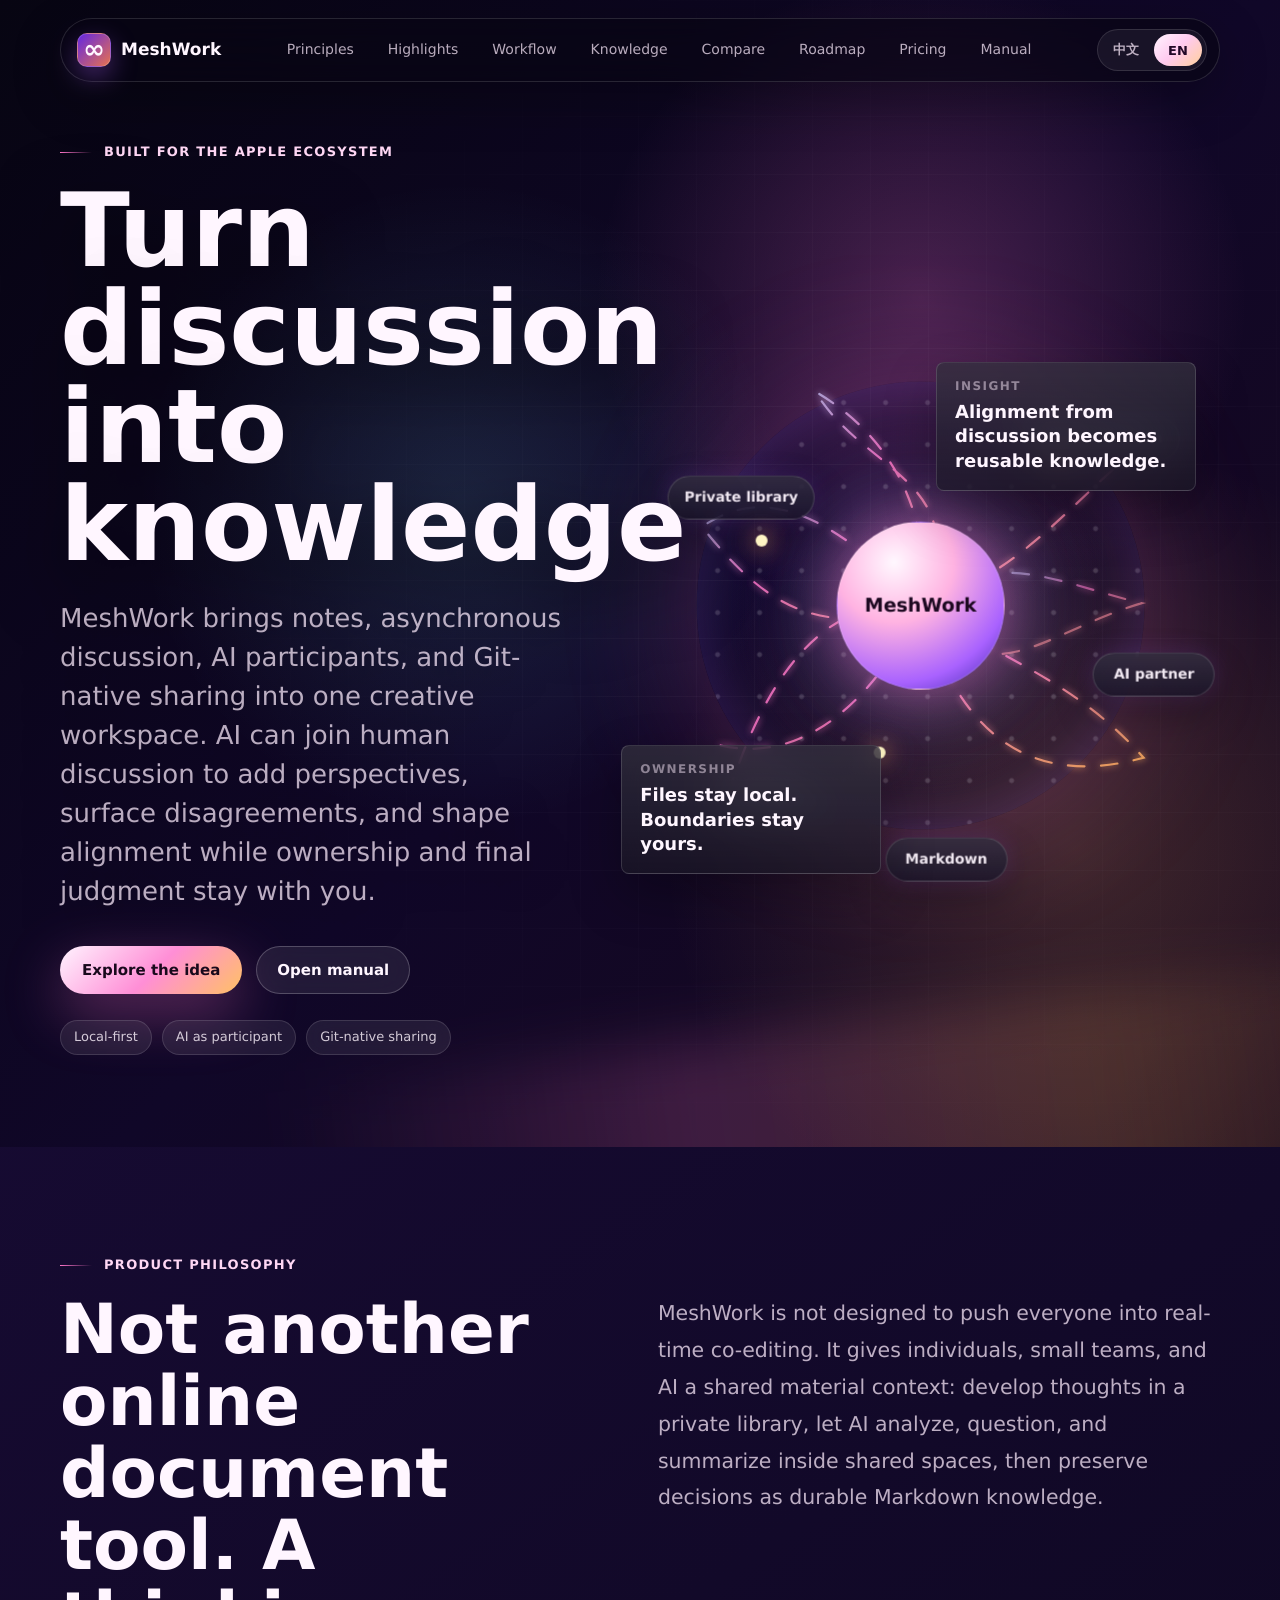
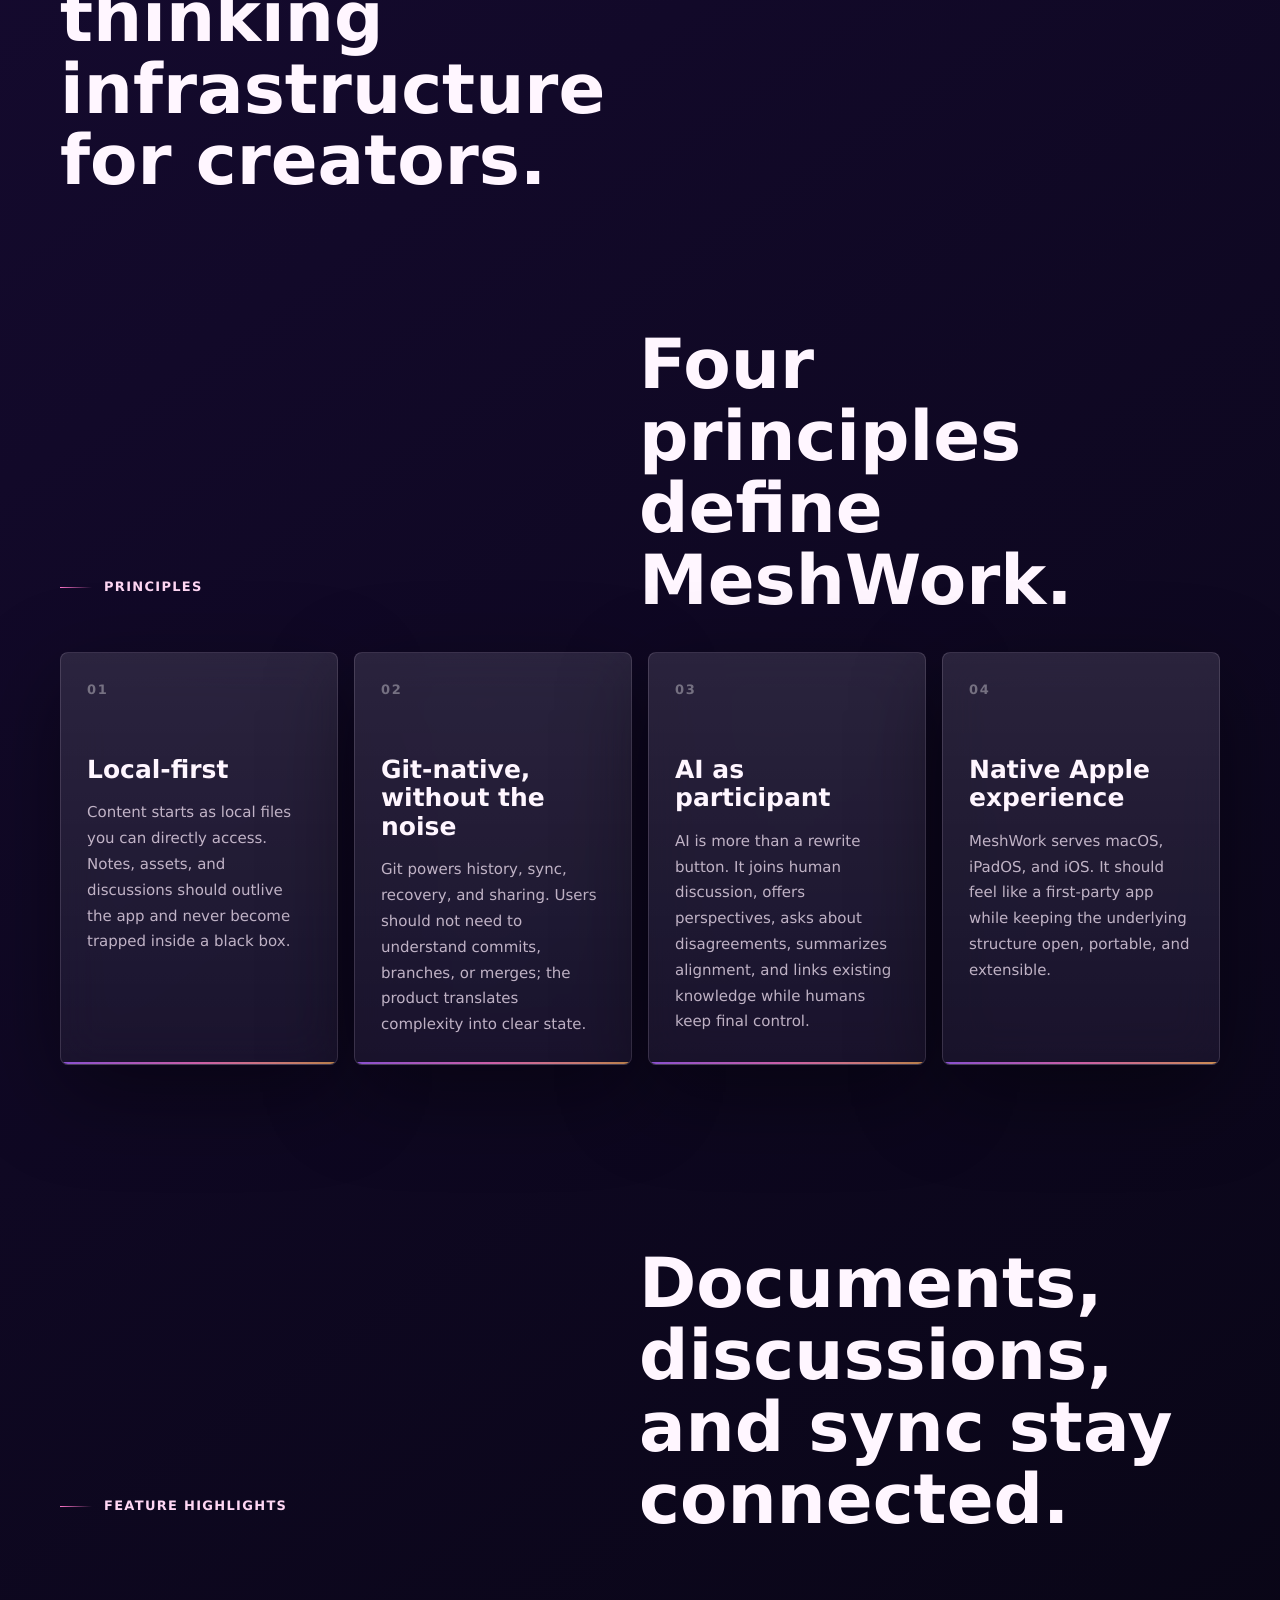
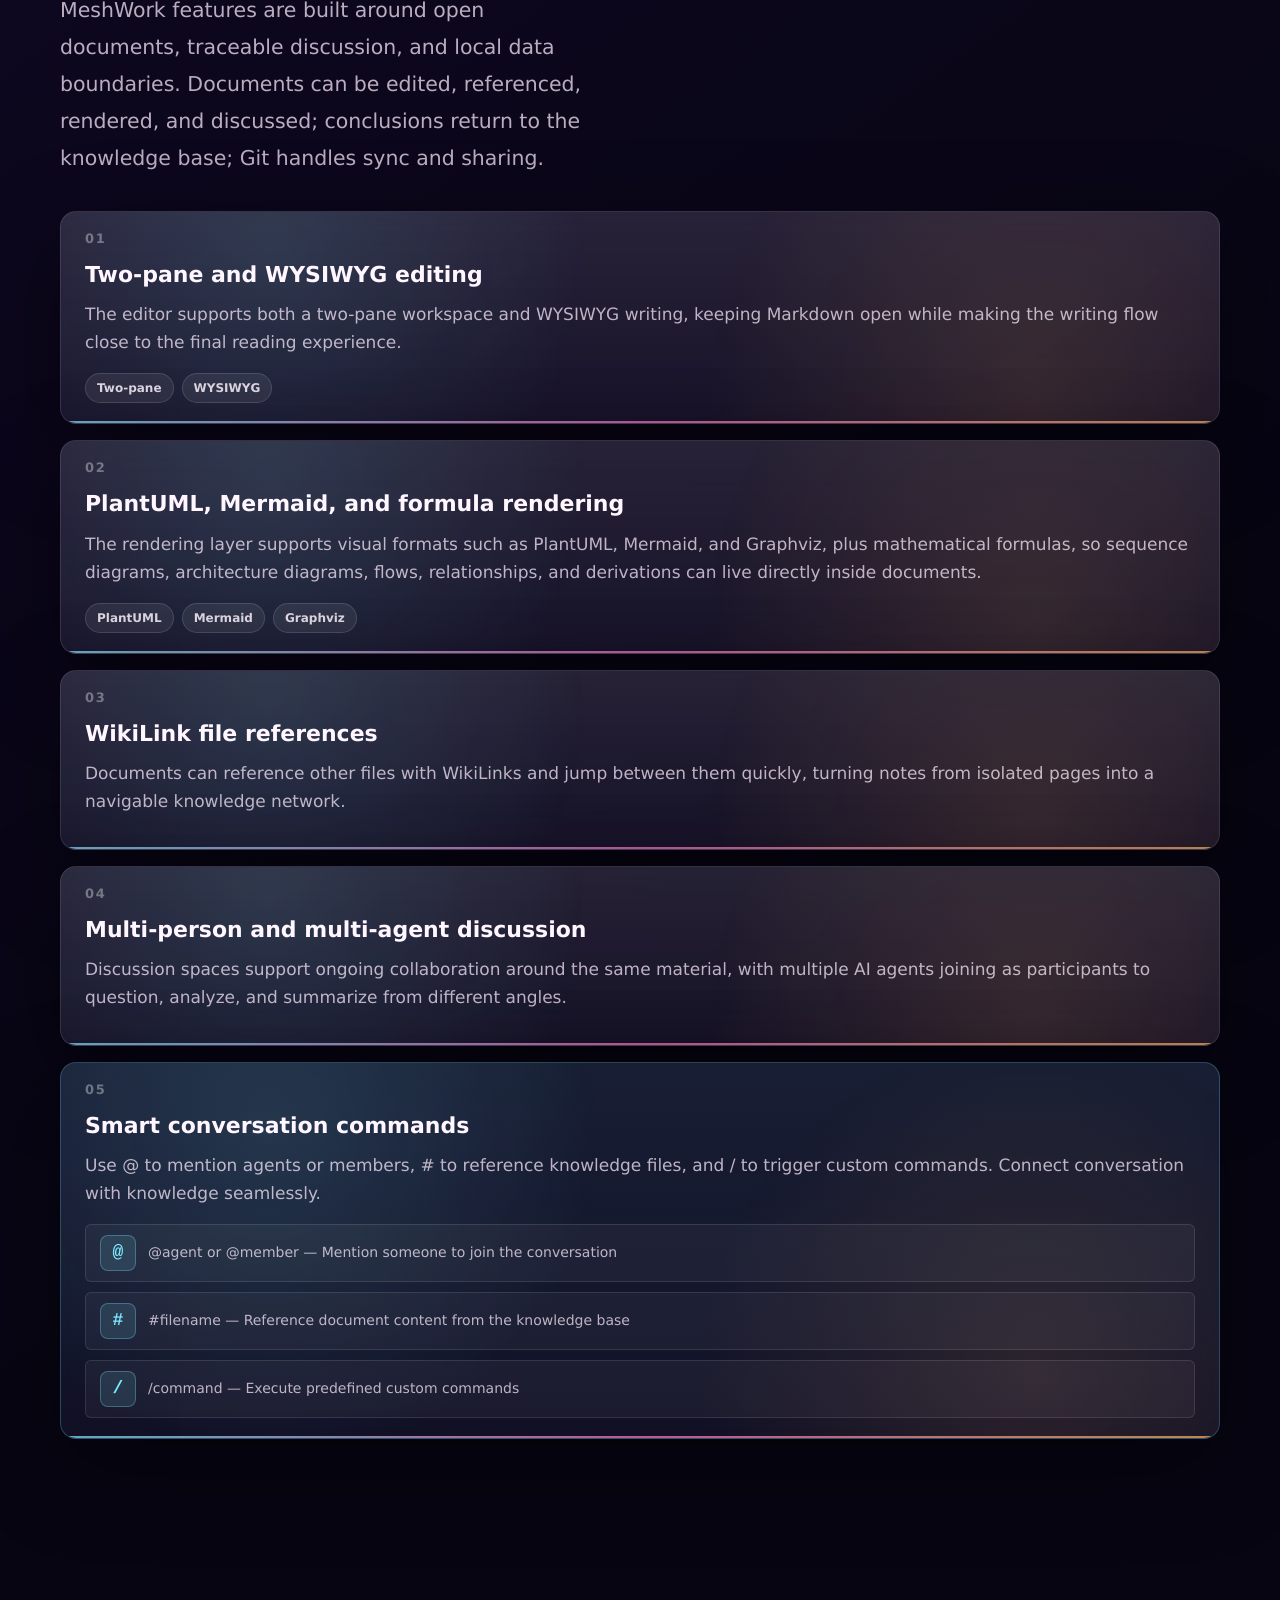
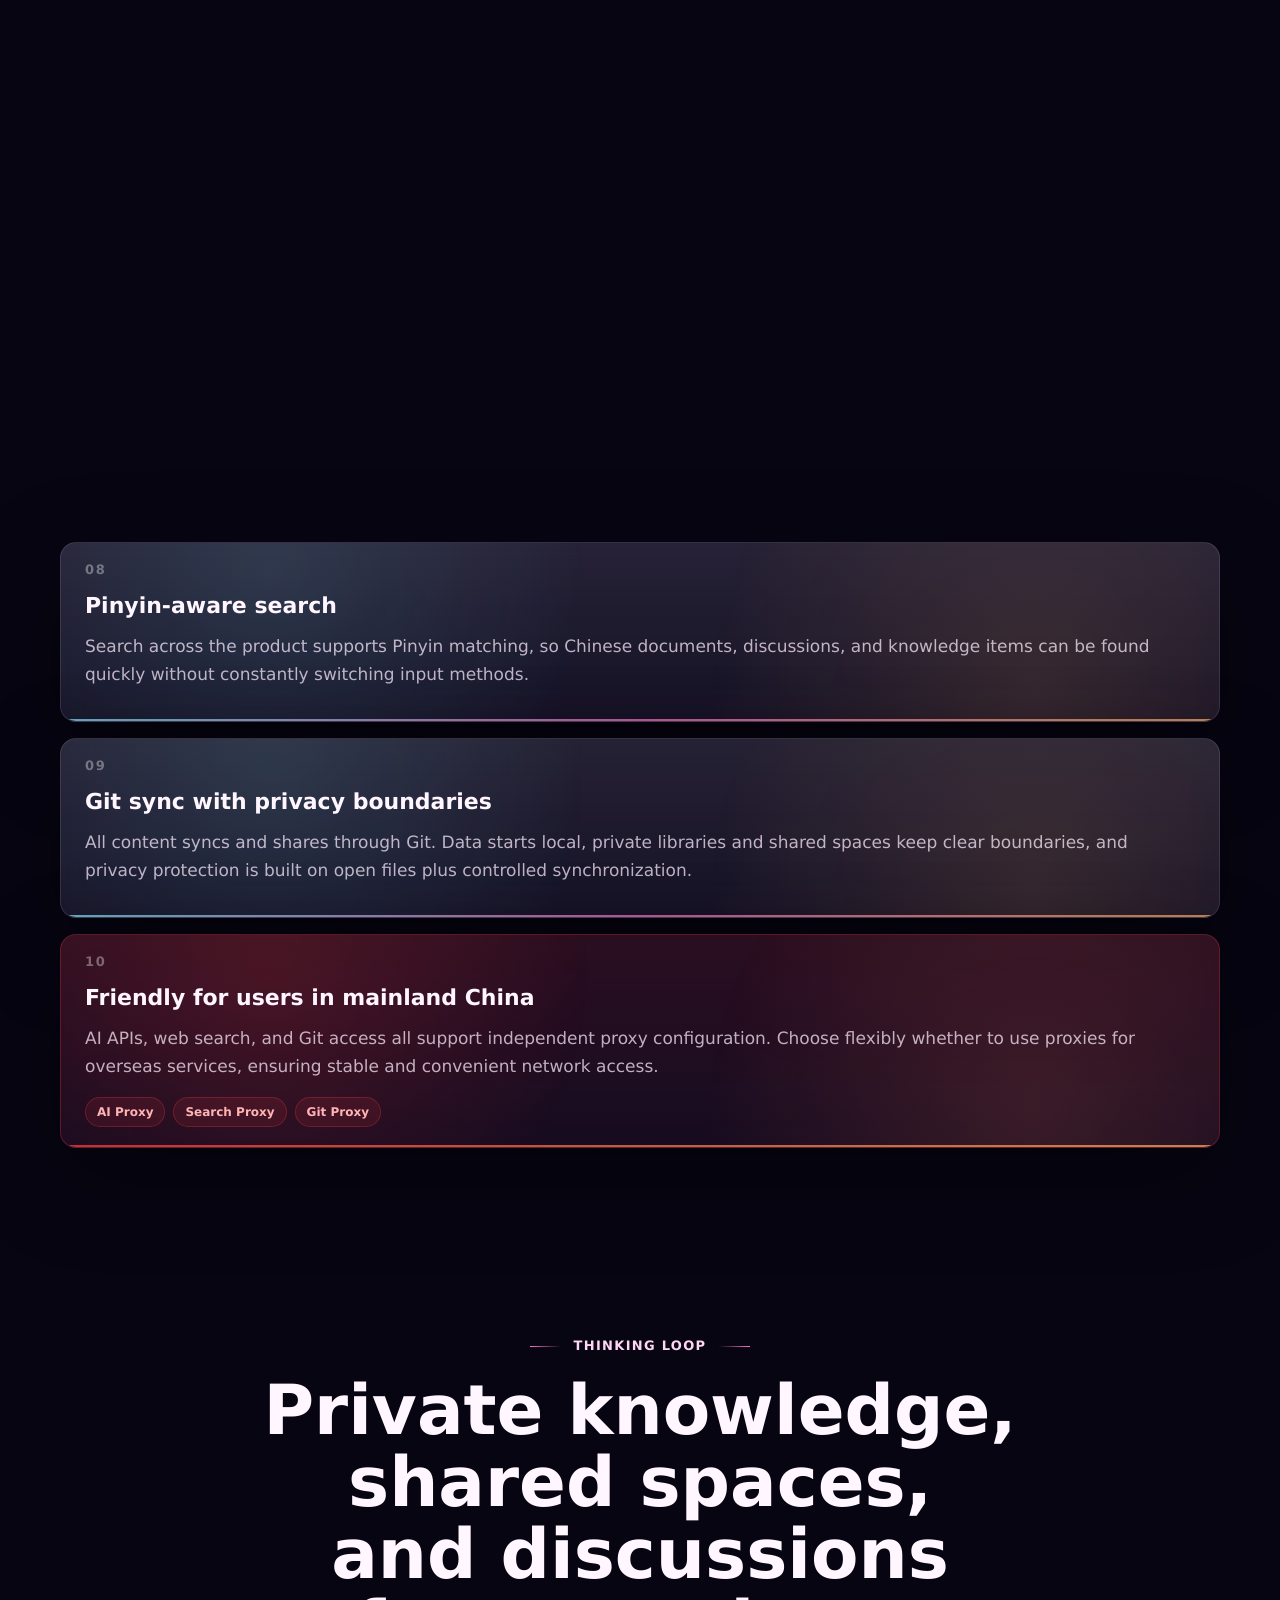
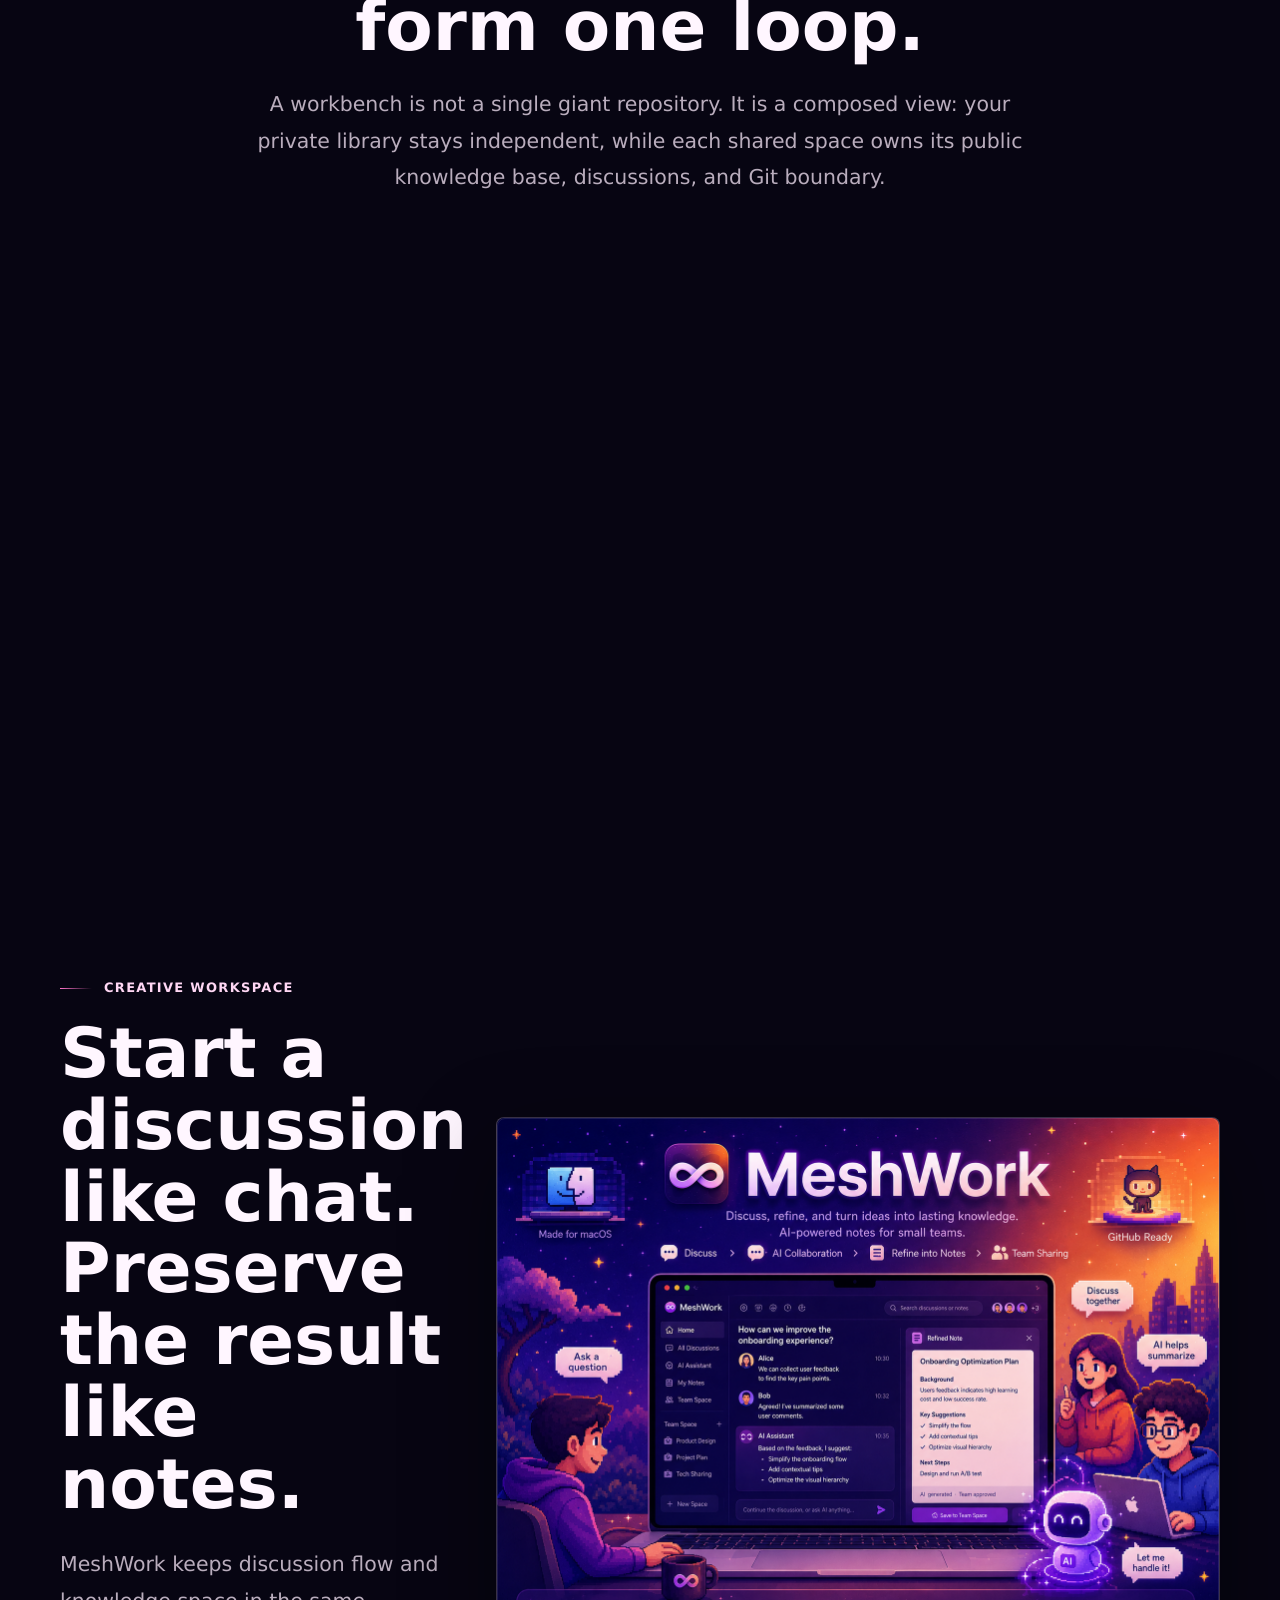
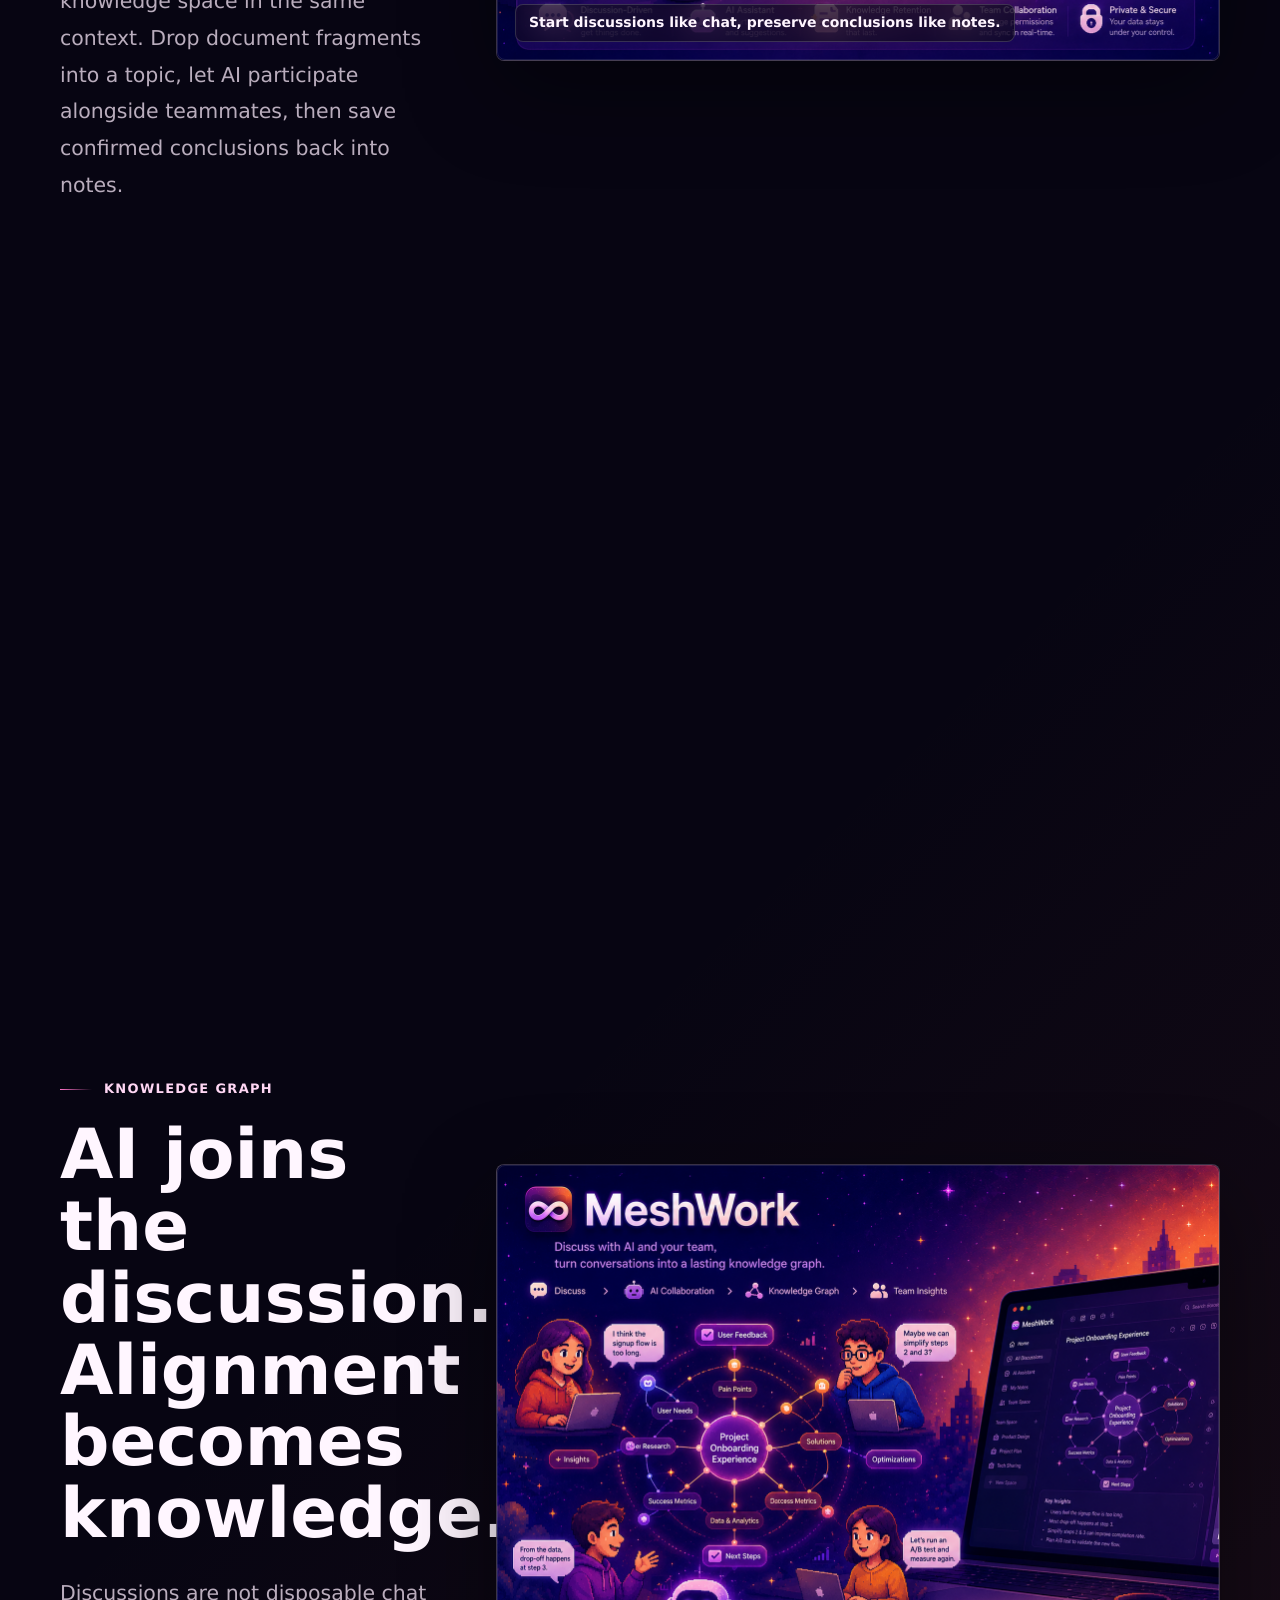
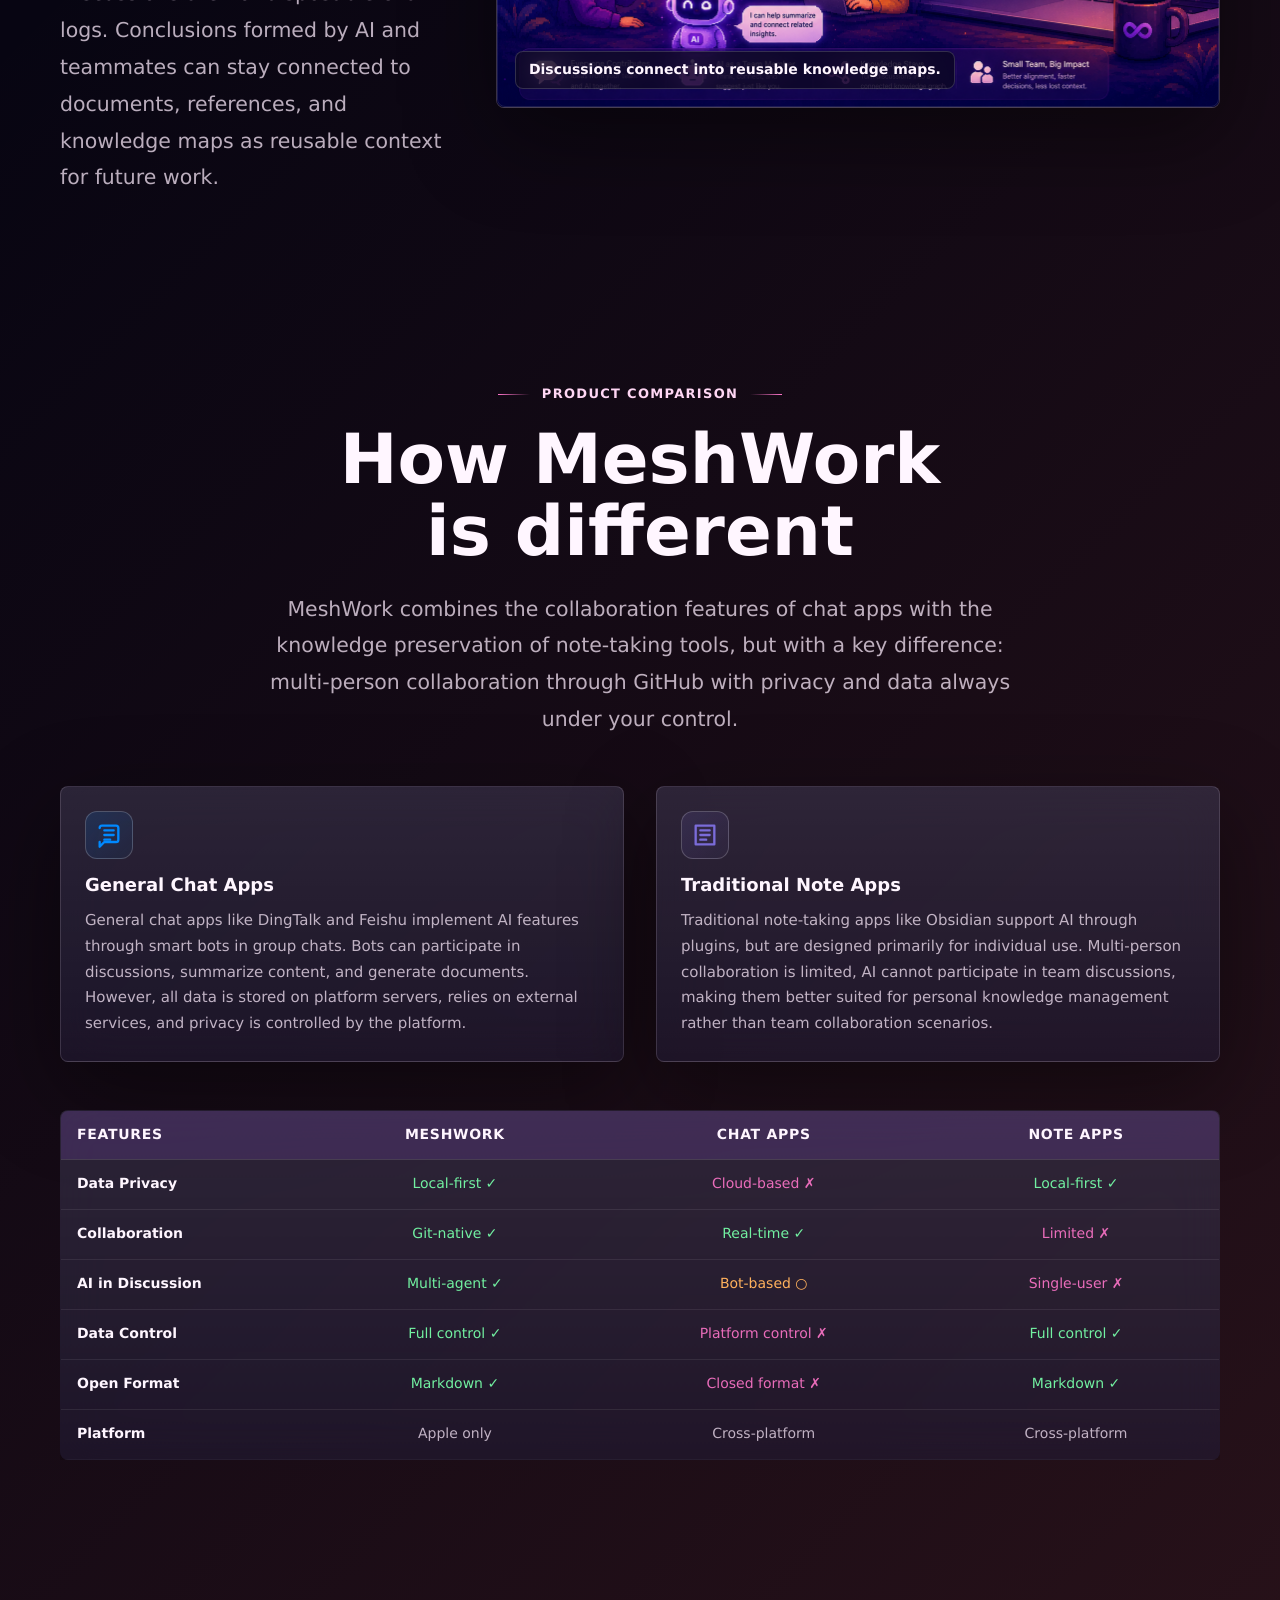
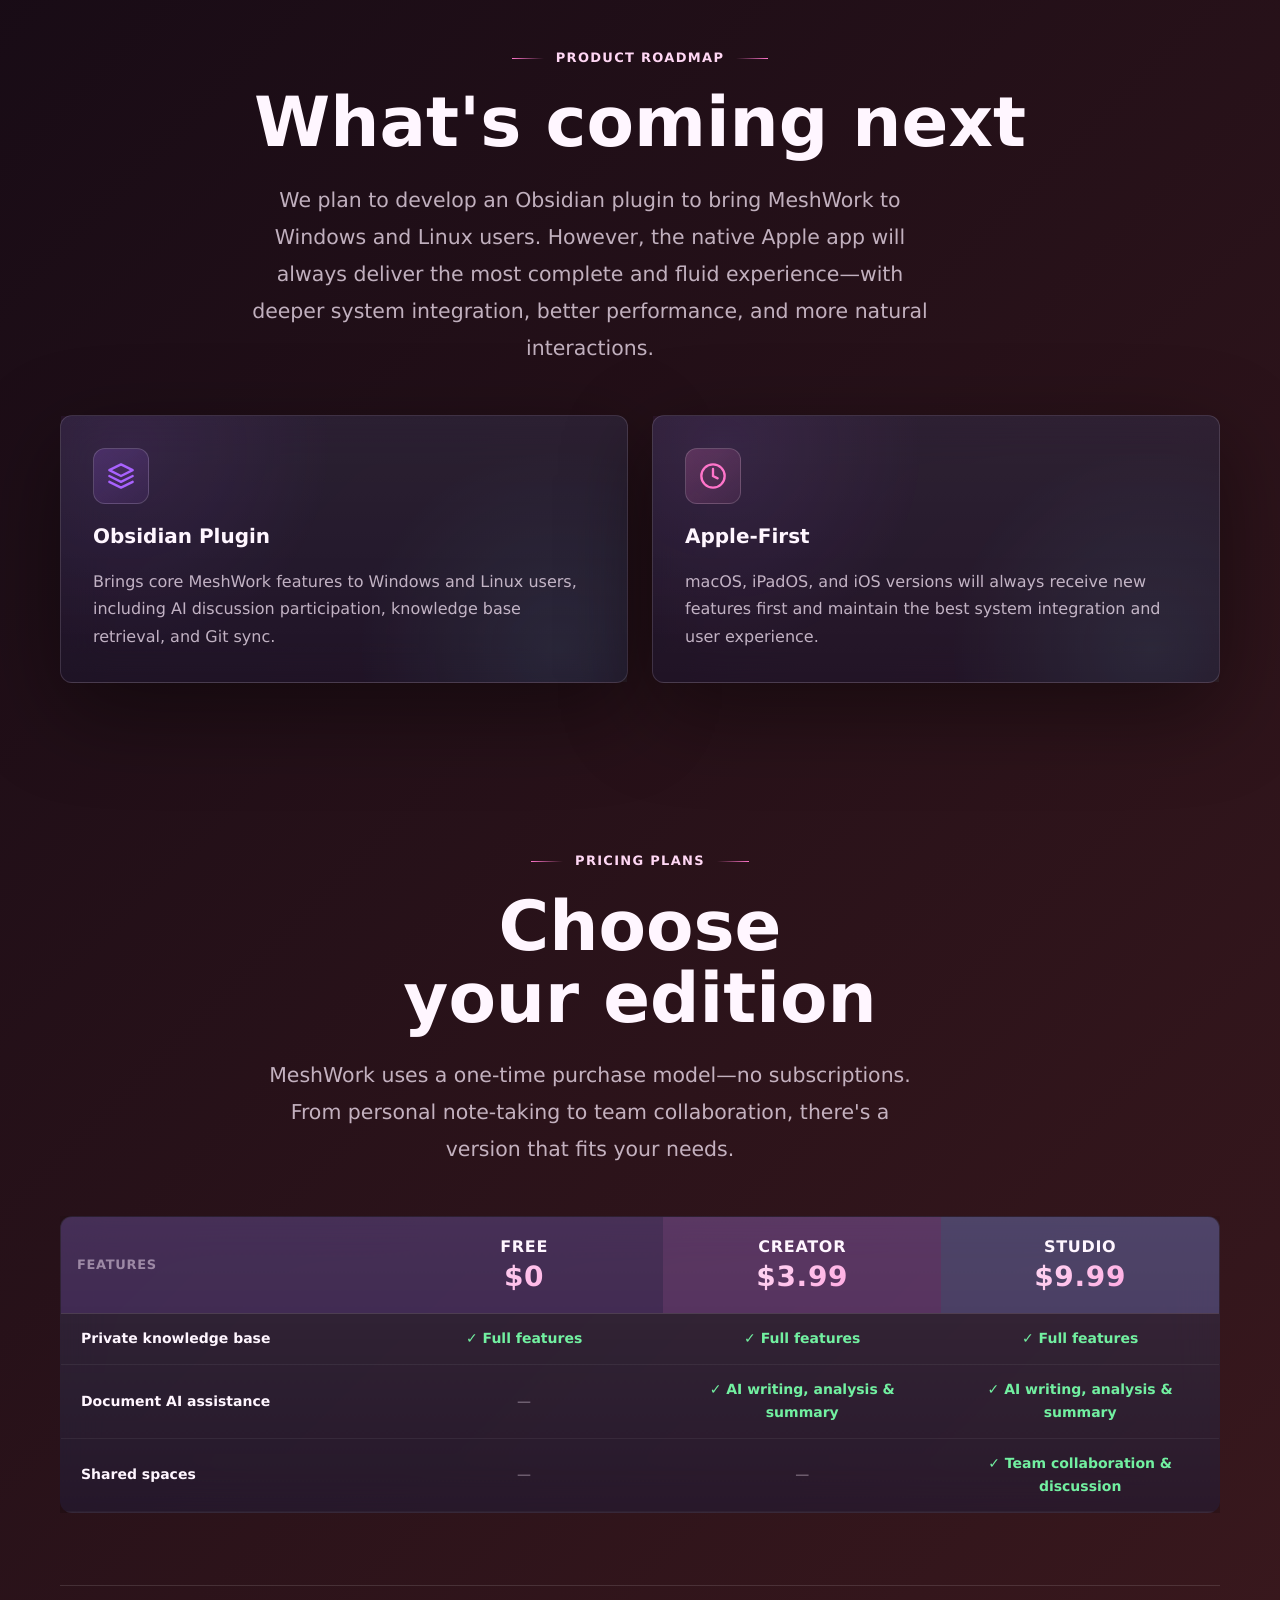
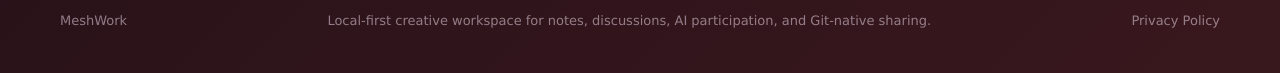
<file: index.html>
<!doctype html>
<html lang="zh-CN">
  <head>
    <meta charset="utf-8" />
    <meta name="viewport" content="width=device-width, initial-scale=1" />
    <meta name="color-scheme" content="dark" />
    <meta
      name="description"
      content="MeshWork is a local-first creative workspace where notes, discussions, AI, and Git-native sharing become one thinking system."
    />
    <title>MeshWork</title>
    <link rel="icon" type="image/png" href="images/favicon.png" />
    <link rel="apple-touch-icon" href="images/favicon.png" />
    <link rel="preload" as="image" href="images/poster_2_zh.png" />
    <link rel="stylesheet" href="styles.css" />
  </head>
  <body>
    <canvas class="starfield" aria-hidden="true"></canvas>

    <header class="site-header">
      <a class="brand" href="#top" aria-label="MeshWork">
        <span class="brand-mark">∞</span>
        <span>MeshWork</span>
      </a>
      <nav class="nav-links" aria-label="Primary navigation">
        <a href="#principles" data-i18n="nav.principles"></a>
        <a href="#highlights" data-i18n="nav.highlights"></a>
        <a href="#flow" data-i18n="nav.flow"></a>
        <a href="#gallery" data-i18n="nav.gallery"></a>
        <a href="#comparison" data-i18n="nav.comparison"></a>
        <a href="#roadmap" data-i18n="nav.roadmap"></a>
        <a href="#pricing" data-i18n="nav.pricing"></a>
        <a href="manual.html" data-i18n="nav.manual"></a>
      </nav>
      <div class="language-switch" aria-label="Language switch">
        <button type="button" class="lang-button is-active" data-lang="zh">
          中文
        </button>
        <button type="button" class="lang-button" data-lang="en">EN</button>
      </div>
    </header>

    <main id="top">
      <section class="hero" aria-labelledby="hero-title">
        <div class="hero-glow" aria-hidden="true"></div>
        <div class="hero-content" data-reveal>
          <p class="eyebrow" data-i18n="hero.eyebrow"></p>
          <h1 id="hero-title" data-i18n="hero.title"></h1>
          <p class="hero-subtitle" data-i18n="hero.subtitle"></p>
          <div class="hero-actions">
            <a
              class="primary-action"
              href="#principles"
              data-i18n="hero.primary"
            ></a>
            <a
              class="secondary-action"
              href="manual.html"
              data-i18n="hero.secondary"
            ></a>
          </div>
          <div class="hero-points" aria-label="Product highlights">
            <span data-i18n="hero.pointOne"></span>
            <span data-i18n="hero.pointTwo"></span>
            <span data-i18n="hero.pointThree"></span>
          </div>
        </div>
        <div class="hero-visual" aria-hidden="true" data-reveal>
          <div class="graph-shell">
            <div class="graph-aura"></div>
            <svg
              class="graph-lines"
              viewBox="0 0 640 640"
              role="img"
              aria-hidden="true"
            >
              <defs>
                <linearGradient id="line-gradient" x1="0" y1="0" x2="1" y2="1">
                  <stop offset="0%" stop-color="#7de8ff" />
                  <stop offset="46%" stop-color="#ff75ca" />
                  <stop offset="100%" stop-color="#ffb15d" />
                </linearGradient>
                <filter id="line-glow">
                  <feGaussianBlur stdDeviation="4" result="blur" />
                  <feMerge>
                    <feMergeNode in="blur" />
                    <feMergeNode in="SourceGraphic" />
                  </feMerge>
                </filter>
              </defs>
              <path
                class="graph-path path-one"
                d="M320 320 C220 220 150 188 82 235 C145 314 205 360 320 320 C430 286 480 210 560 146"
              />
              <path
                class="graph-path path-two"
                d="M320 320 C410 382 485 400 562 486 C438 520 360 460 320 320 C262 438 178 500 86 468"
              />
              <path
                class="graph-path path-three"
                d="M320 320 C334 212 278 130 205 88 C260 178 382 186 320 320 C228 310 154 374 104 548"
              />
              <path
                class="graph-path path-four"
                d="M320 320 C398 254 474 298 560 318 C452 350 392 424 320 320"
              />
            </svg>
            <span class="graph-node core-node">MeshWork</span>
            <span class="graph-node node-one" data-i18n="graph.private"></span>
            <span
              class="graph-node node-two"
              data-i18n="graph.discussion"
            ></span>
            <span class="graph-node node-three" data-i18n="graph.ai"></span>
            <span class="graph-node node-four" data-i18n="graph.git"></span>
            <span
              class="graph-node node-five"
              data-i18n="graph.markdown"
            ></span>
            <span class="pulse-dot dot-one"></span>
            <span class="pulse-dot dot-two"></span>
            <span class="pulse-dot dot-three"></span>
          </div>
          <div class="floating-note note-one">
            <span data-i18n="graph.noteOneTitle"></span>
            <strong data-i18n="graph.noteOne"></strong>
          </div>
          <div class="floating-note note-two">
            <span data-i18n="graph.noteTwoTitle"></span>
            <strong data-i18n="graph.noteTwo"></strong>
          </div>
        </div>
      </section>

      <section class="intro-section section-wrap" data-reveal>
        <div class="section-kicker" data-i18n="intro.kicker"></div>
        <div class="intro-grid">
          <h2 data-i18n="intro.title"></h2>
          <p data-i18n="intro.body"></p>
        </div>
      </section>

      <section
        id="principles"
        class="principles section-wrap"
        aria-labelledby="principles-title"
      >
        <div class="section-heading" data-reveal>
          <span class="section-kicker" data-i18n="principles.kicker"></span>
          <h2 id="principles-title" data-i18n="principles.title"></h2>
        </div>
        <div class="principle-grid">
          <article class="principle-card" data-reveal>
            <span class="card-index">01</span>
            <h3 data-i18n="principles.local.title"></h3>
            <p data-i18n="principles.local.body"></p>
          </article>
          <article class="principle-card" data-reveal>
            <span class="card-index">02</span>
            <h3 data-i18n="principles.git.title"></h3>
            <p data-i18n="principles.git.body"></p>
          </article>
          <article class="principle-card" data-reveal>
            <span class="card-index">03</span>
            <h3 data-i18n="principles.ai.title"></h3>
            <p data-i18n="principles.ai.body"></p>
          </article>
          <article class="principle-card" data-reveal>
            <span class="card-index">04</span>
            <h3 data-i18n="principles.apple.title"></h3>
            <p data-i18n="principles.apple.body"></p>
          </article>
        </div>
      </section>

      <section
        id="highlights"
        class="highlights section-wrap"
        aria-labelledby="highlights-title"
      >
        <div class="section-heading" data-reveal>
          <span class="section-kicker" data-i18n="highlights.kicker"></span>
          <h2 id="highlights-title" data-i18n="highlights.title"></h2>
          <p data-i18n="highlights.body"></p>
        </div>
        <div class="highlight-list">
          <article class="highlight-card" data-reveal>
            <span class="card-index">01</span>
            <h3 data-i18n="highlights.editor.title"></h3>
            <p data-i18n="highlights.editor.body"></p>
            <div class="highlight-tags" aria-label="Editor capabilities">
              <span data-i18n="highlights.editor.tagOne"></span>
              <span data-i18n="highlights.editor.tagTwo"></span>
            </div>
          </article>
          <article class="highlight-card" data-reveal>
            <span class="card-index">02</span>
            <h3 data-i18n="highlights.rendering.title"></h3>
            <p data-i18n="highlights.rendering.body"></p>
            <div class="highlight-tags" aria-label="Diagram rendering capabilities">
              <span data-i18n="highlights.rendering.tagOne"></span>
              <span data-i18n="highlights.rendering.tagTwo"></span>
              <span data-i18n="highlights.rendering.tagThree"></span>
            </div>
          </article>
          <article class="highlight-card" data-reveal>
            <span class="card-index">03</span>
            <h3 data-i18n="highlights.links.title"></h3>
            <p data-i18n="highlights.links.body"></p>
          </article>
          <article class="highlight-card" data-reveal>
            <span class="card-index">04</span>
            <h3 data-i18n="highlights.discussion.title"></h3>
            <p data-i18n="highlights.discussion.body"></p>
          </article>
          <article class="highlight-card feature-commands" data-reveal>
            <span class="card-index">05</span>
            <h3 data-i18n="highlights.commands.title"></h3>
            <p data-i18n="highlights.commands.body"></p>
            <div class="command-examples" aria-label="Command examples">
              <div class="command-item">
                <code>@</code>
                <span data-i18n="highlights.commands.atExample"></span>
              </div>
              <div class="command-item">
                <code>#</code>
                <span data-i18n="highlights.commands.hashExample"></span>
              </div>
              <div class="command-item">
                <code>/</code>
                <span data-i18n="highlights.commands.slashExample"></span>
              </div>
            </div>
          </article>
          <article class="highlight-card" data-reveal>
            <span class="card-index">06</span>
            <h3 data-i18n="highlights.shell.title"></h3>
            <p data-i18n="highlights.shell.body"></p>
          </article>
          <article class="highlight-card" data-reveal>
            <span class="card-index">07</span>
            <h3 data-i18n="highlights.knowledgeTools.title"></h3>
            <p data-i18n="highlights.knowledgeTools.body"></p>
            <div class="highlight-tools-grid" aria-label="Knowledge tools">
              <!-- 工具列表将通过 JavaScript 动态生成 -->
            </div>
          </article>
          <article class="highlight-card" data-reveal>
            <span class="card-index">08</span>
            <h3 data-i18n="highlights.search.title"></h3>
            <p data-i18n="highlights.search.body"></p>
          </article>
          <article class="highlight-card" data-reveal>
            <span class="card-index">09</span>
            <h3 data-i18n="highlights.git.title"></h3>
            <p data-i18n="highlights.git.body"></p>
          </article>
          <article class="highlight-card china-feature" data-reveal>
            <span class="card-index">10</span>
            <h3 data-i18n="highlights.proxy.title"></h3>
            <p data-i18n="highlights.proxy.body"></p>
            <div class="highlight-tags" aria-label="Proxy capabilities">
              <span data-i18n="highlights.proxy.tagOne"></span>
              <span data-i18n="highlights.proxy.tagTwo"></span>
              <span data-i18n="highlights.proxy.tagThree"></span>
            </div>
          </article>
        </div>
      </section>

      <section id="flow" class="flow section-wrap" aria-labelledby="flow-title">
        <div class="section-heading centered" data-reveal>
          <span class="section-kicker" data-i18n="flow.kicker"></span>
          <h2 id="flow-title" data-i18n="flow.title"></h2>
          <p data-i18n="flow.body"></p>
        </div>
        <div class="flow-stage" data-reveal>
          <div class="orbit" aria-hidden="true">
            <span class="orbit-ring ring-one"></span>
            <span class="orbit-ring ring-two"></span>
            <span
              class="orbit-node node-private"
              data-i18n="flow.private"
            ></span>
            <span class="orbit-node node-shared" data-i18n="flow.shared"></span>
            <span
              class="orbit-node node-discussion"
              data-i18n="flow.discussion"
            ></span>
            <span class="orbit-node node-git" data-i18n="flow.git"></span>
            <span class="orbit-core">MeshWork</span>
          </div>
          <div class="flow-copy">
            <div class="flow-item">
              <strong data-i18n="flow.privateTitle"></strong>
              <span data-i18n="flow.privateBody"></span>
            </div>
            <div class="flow-item">
              <strong data-i18n="flow.sharedTitle"></strong>
              <span data-i18n="flow.sharedBody"></span>
            </div>
            <div class="flow-item">
              <strong data-i18n="flow.discussionTitle"></strong>
              <span data-i18n="flow.discussionBody"></span>
            </div>
          </div>
        </div>
      </section>

      <section
        id="experience"
        class="feature-section section-wrap"
        aria-labelledby="experience-title"
      >
        <div class="feature-copy" data-reveal>
          <span class="section-kicker" data-i18n="experience.kicker"></span>
          <h2 id="experience-title" data-i18n="experience.title"></h2>
          <p data-i18n="experience.body"></p>
        </div>
        <figure class="poster-frame" data-reveal>
          <picture>
            <source
              srcset="images/poster_zh.png"
              data-src-zh="images/poster_zh.png"
              data-src-en="images/poster_en.png"
            />
            <img
              src="images/poster_zh.png"
              alt=""
              data-image-key="workspacePoster"
            />
          </picture>
          <figcaption data-i18n="experience.caption"></figcaption>
        </figure>
      </section>

      <section
        class="feature-section feature-section-reverse section-wrap"
        aria-labelledby="sharing-title"
      >
        <div class="feature-copy" data-reveal>
          <span class="section-kicker" data-i18n="sharing.kicker"></span>
          <h2 id="sharing-title" data-i18n="sharing.title"></h2>
          <p data-i18n="sharing.body"></p>
        </div>
        <figure class="poster-frame" data-reveal>
          <picture>
            <source
              srcset="images/poster_3_zh.png"
              data-src-zh="images/poster_3_zh.png"
              data-src-en="images/poster_3_en.png"
            />
            <img
              src="images/poster_3_zh.png"
              alt=""
              data-image-key="githubPoster"
            />
          </picture>
          <figcaption data-i18n="sharing.caption"></figcaption>
        </figure>
      </section>

      <section
        id="gallery"
        class="feature-section section-wrap"
        aria-labelledby="knowledge-title"
      >
        <div class="feature-copy" data-reveal>
          <span class="section-kicker" data-i18n="knowledge.kicker"></span>
          <h2 id="knowledge-title" data-i18n="knowledge.title"></h2>
          <p data-i18n="knowledge.body"></p>
        </div>
        <figure class="poster-frame" data-reveal>
          <picture>
            <source
              srcset="images/poster_2_zh.png"
              data-src-zh="images/poster_2_zh.png"
              data-src-en="images/poster_2_en.png"
            />
            <img
              src="images/poster_2_zh.png"
              alt=""
              data-image-key="graphPoster"
            />
          </picture>
          <figcaption data-i18n="knowledge.caption"></figcaption>
        </figure>
      </section>

      <section
        id="comparison"
        class="comparison-section section-wrap"
        aria-labelledby="comparison-title"
      >
        <div class="section-heading centered" data-reveal>
          <span class="section-kicker" data-i18n="comparison.kicker"></span>
          <h2 id="comparison-title" data-i18n="comparison.title"></h2>
          <p data-i18n="comparison.body"></p>
        </div>

        <div class="comparison-descriptions" data-reveal>
          <div class="competitor-desc">
            <div class="competitor-icon chat-icon">
              <svg viewBox="0 0 24 24" fill="none" xmlns="http://www.w3.org/2000/svg">
                <path d="M8 12h8M8 8h8M8 16h5" stroke="currentColor" stroke-width="2" stroke-linecap="round"/>
                <path d="M4 6c0-1.1.9-2 2-2h12c1.1 0 2 .9 2 2v10c0 1.1-.9 2-2 2H8l-4 4v-4" stroke="currentColor" stroke-width="2" stroke-linecap="round" stroke-linejoin="round"/>
              </svg>
            </div>
            <h3 data-i18n="comparison.chatTitle"></h3>
            <p data-i18n="comparison.chatDesc"></p>
          </div>

          <div class="competitor-desc">
            <div class="competitor-icon notes-icon">
              <svg viewBox="0 0 24 24" fill="none" xmlns="http://www.w3.org/2000/svg">
                <path d="M4 4h16v16H4z" stroke="currentColor" stroke-width="2" stroke-linecap="round" stroke-linejoin="round"/>
                <path d="M8 8h8M8 12h8M8 16h5" stroke="currentColor" stroke-width="2" stroke-linecap="round"/>
              </svg>
            </div>
            <h3 data-i18n="comparison.notesTitle"></h3>
            <p data-i18n="comparison.notesDesc"></p>
          </div>
        </div>

        <div class="comparison-table-wrapper" data-reveal>
          <table class="comparison-table">
            <thead>
              <tr>
                <th data-i18n="comparison.table.feature"></th>
                <th>MeshWork</th>
                <th data-i18n="comparison.table.chatApps"></th>
                <th data-i18n="comparison.table.noteApps"></th>
              </tr>
            </thead>
            <tbody>
              <tr>
                <td data-i18n="comparison.table.privacy"></td>
                <td
                  class="cell-positive"
                  data-i18n="comparison.table.localFirst"
                ></td>
                <td
                  class="cell-negative"
                  data-i18n="comparison.table.cloudBased"
                ></td>
                <td
                  class="cell-positive"
                  data-i18n="comparison.table.localFirst"
                ></td>
              </tr>
              <tr>
                <td data-i18n="comparison.table.collaboration"></td>
                <td
                  class="cell-positive"
                  data-i18n="comparison.table.gitNative"
                ></td>
                <td
                  class="cell-positive"
                  data-i18n="comparison.table.realtime"
                ></td>
                <td
                  class="cell-negative"
                  data-i18n="comparison.table.limited"
                ></td>
              </tr>
              <tr>
                <td data-i18n="comparison.table.aiDiscussion"></td>
                <td
                  class="cell-positive"
                  data-i18n="comparison.table.multiAgent"
                ></td>
                <td
                  class="cell-partial"
                  data-i18n="comparison.table.botBased"
                ></td>
                <td
                  class="cell-negative"
                  data-i18n="comparison.table.singleUser"
                ></td>
              </tr>
              <tr>
                <td data-i18n="comparison.table.dataControl"></td>
                <td
                  class="cell-positive"
                  data-i18n="comparison.table.fullControl"
                ></td>
                <td
                  class="cell-negative"
                  data-i18n="comparison.table.platformControl"
                ></td>
                <td
                  class="cell-positive"
                  data-i18n="comparison.table.fullControl"
                ></td>
              </tr>
              <tr>
                <td data-i18n="comparison.table.openSource"></td>
                <td
                  class="cell-positive"
                  data-i18n="comparison.table.openFormat"
                ></td>
                <td
                  class="cell-negative"
                  data-i18n="comparison.table.closedFormat"
                ></td>
                <td
                  class="cell-positive"
                  data-i18n="comparison.table.openFormat"
                ></td>
              </tr>
              <tr>
                <td data-i18n="comparison.table.platform"></td>
                <td
                  class="cell-neutral"
                  data-i18n="comparison.table.appleOnly"
                ></td>
                <td
                  class="cell-neutral"
                  data-i18n="comparison.table.crossPlatform"
                ></td>
                <td
                  class="cell-neutral"
                  data-i18n="comparison.table.crossPlatform"
                ></td>
              </tr>
            </tbody>
          </table>
        </div>
      </section>

      <section
        id="roadmap"
        class="roadmap-section section-wrap"
        aria-labelledby="roadmap-title"
      >
        <div class="section-heading centered" data-reveal>
          <span class="section-kicker" data-i18n="roadmap.kicker"></span>
          <h2 id="roadmap-title" data-i18n="roadmap.title"></h2>
          <p class="section-body" data-i18n="roadmap.body"></p>
        </div>

        <div class="roadmap-grid" data-reveal>
          <article class="roadmap-card">
            <div class="roadmap-icon plugin-icon">
              <svg viewBox="0 0 24 24" fill="none" xmlns="http://www.w3.org/2000/svg">
                <path d="M12 2L2 7l10 5 10-5-10-5zM2 17l10 5 10-5M2 12l10 5 10-5" stroke="currentColor" stroke-width="2" stroke-linecap="round" stroke-linejoin="round"/>
              </svg>
            </div>
            <h3 data-i18n="roadmap.pluginTitle"></h3>
            <p data-i18n="roadmap.pluginBody"></p>
          </article>

          <article class="roadmap-card">
            <div class="roadmap-icon apple-icon">
              <svg viewBox="0 0 24 24" fill="none" xmlns="http://www.w3.org/2000/svg">
                <path d="M12 2C6.48 2 2 6.48 2 12s4.48 10 10 10 10-4.48 10-10S17.52 2 12 2z" stroke="currentColor" stroke-width="2"/>
                <path d="M12 6v6l4 2" stroke="currentColor" stroke-width="2" stroke-linecap="round"/>
              </svg>
            </div>
            <h3 data-i18n="roadmap.nativeTitle"></h3>
            <p data-i18n="roadmap.nativeBody"></p>
          </article>
        </div>
      </section>

      <section
        id="pricing"
        class="pricing-section section-wrap"
        aria-labelledby="pricing-title"
      >
        <div class="section-heading centered" data-reveal>
          <span class="section-kicker" data-i18n="pricing.kicker"></span>
          <h2 id="pricing-title" data-i18n="pricing.title"></h2>
          <p class="section-body" data-i18n="pricing.body"></p>
        </div>

        <div class="pricing-table-wrapper" data-reveal>
          <table class="pricing-table">
            <thead>
              <tr>
                <th data-i18n="pricing.table.feature"></th>
                <th class="tier-free">
                  <span class="tier-name" data-i18n="pricing.table.free"></span>
                  <span class="tier-price">$0</span>
                </th>
                <th class="tier-creator">
                  <span class="tier-name" data-i18n="pricing.table.creator"></span>
                  <span class="tier-price">$3.99</span>
                </th>
                <th class="tier-studio">
                  <span class="tier-name" data-i18n="pricing.table.studio"></span>
                  <span class="tier-price">$9.99</span>
                </th>
              </tr>
            </thead>
            <tbody>
              <tr>
                <td data-i18n="pricing.features.privateKnowledgeBase.name"></td>
                <td class="feature-included" data-i18n="pricing.features.privateKnowledgeBase.free"></td>
                <td class="feature-included" data-i18n="pricing.features.privateKnowledgeBase.creator"></td>
                <td class="feature-included" data-i18n="pricing.features.privateKnowledgeBase.studio"></td>
              </tr>
              <tr>
                <td data-i18n="pricing.features.documentAssistant.name"></td>
                <td class="feature-excluded">—</td>
                <td class="feature-included" data-i18n="pricing.features.documentAssistant.creator"></td>
                <td class="feature-included" data-i18n="pricing.features.documentAssistant.studio"></td>
              </tr>
              <tr>
                <td data-i18n="pricing.features.sharedSpace.name"></td>
                <td class="feature-excluded">—</td>
                <td class="feature-excluded">—</td>
                <td class="feature-included" data-i18n="pricing.features.sharedSpace.studio"></td>
              </tr>
            </tbody>
          </table>
        </div>
      </section>
    </main>

    <footer class="site-footer">
      <span>MeshWork</span>
      <span data-i18n="footer.note"></span>
      <a href="privacy.html" data-i18n="footer.privacy">隐私政策</a>
    </footer>

    <script src="script.js"></script>
  </body>
</html>
</file>
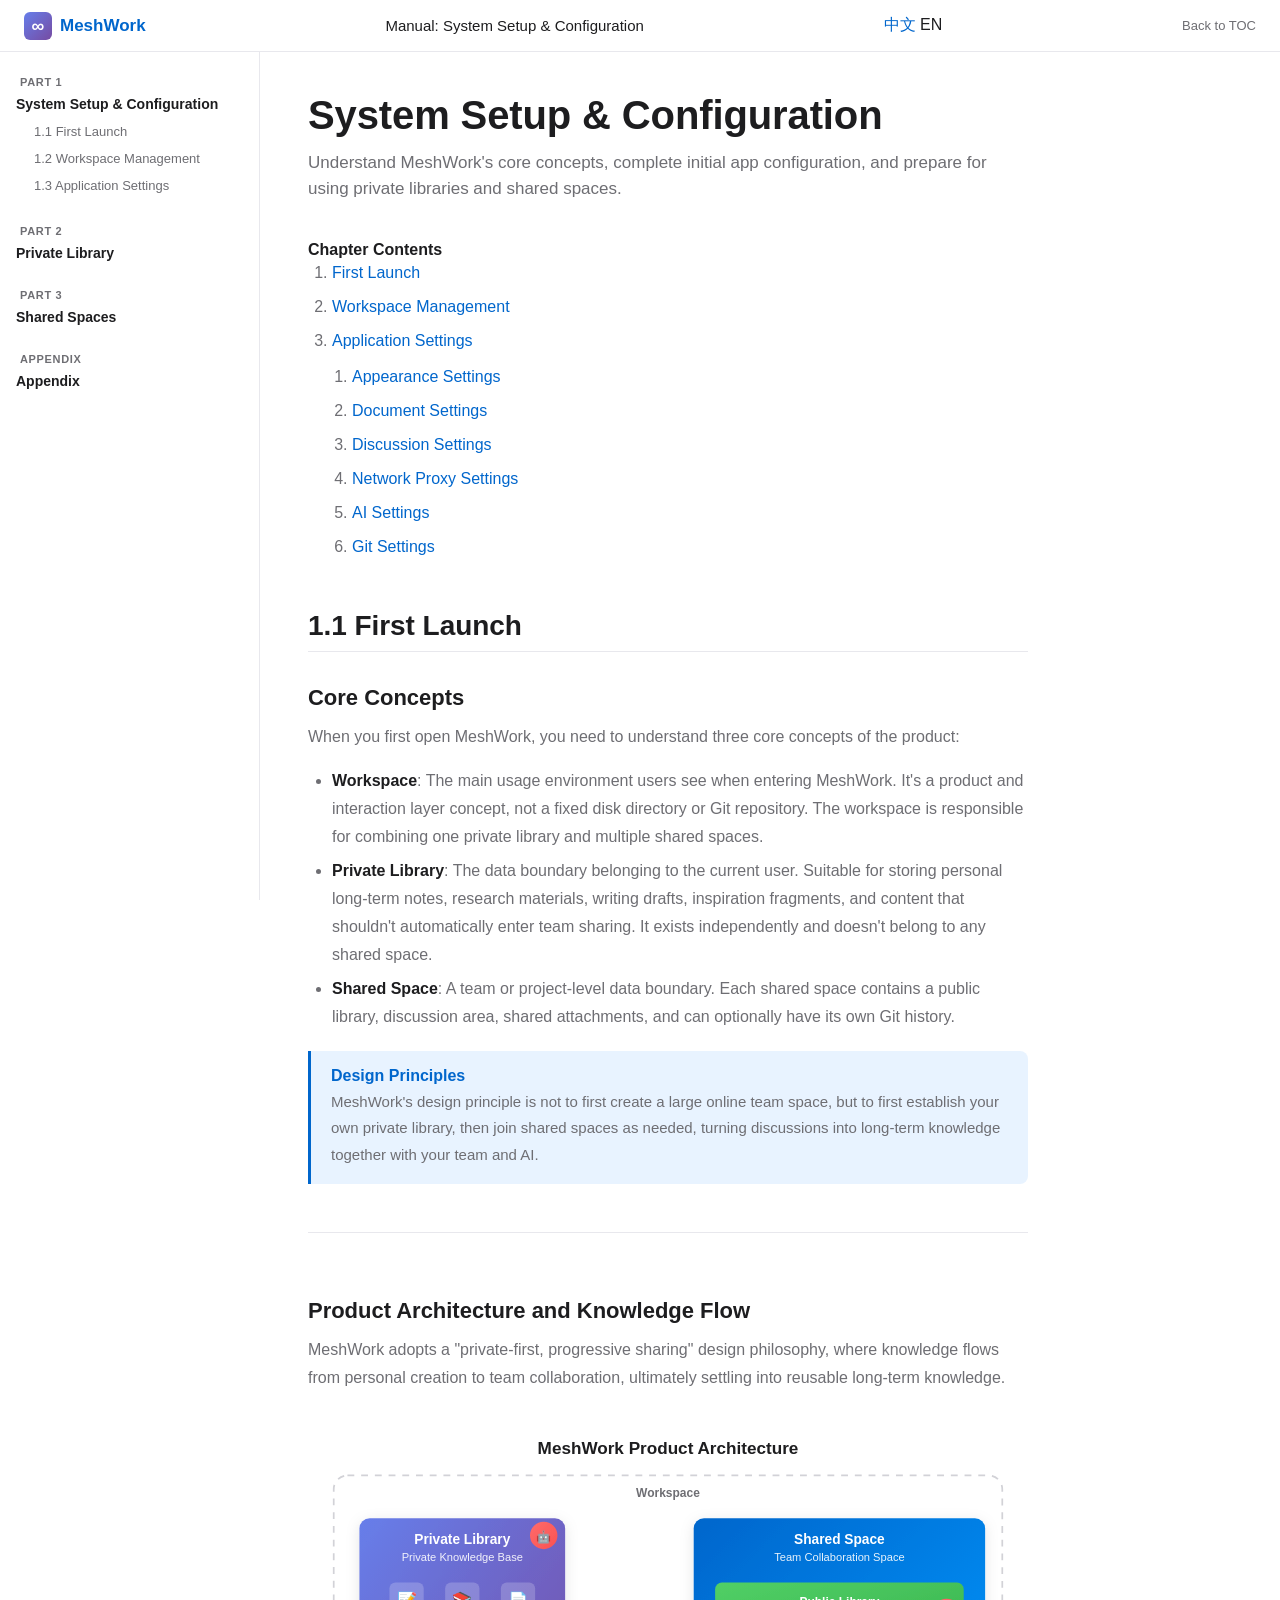
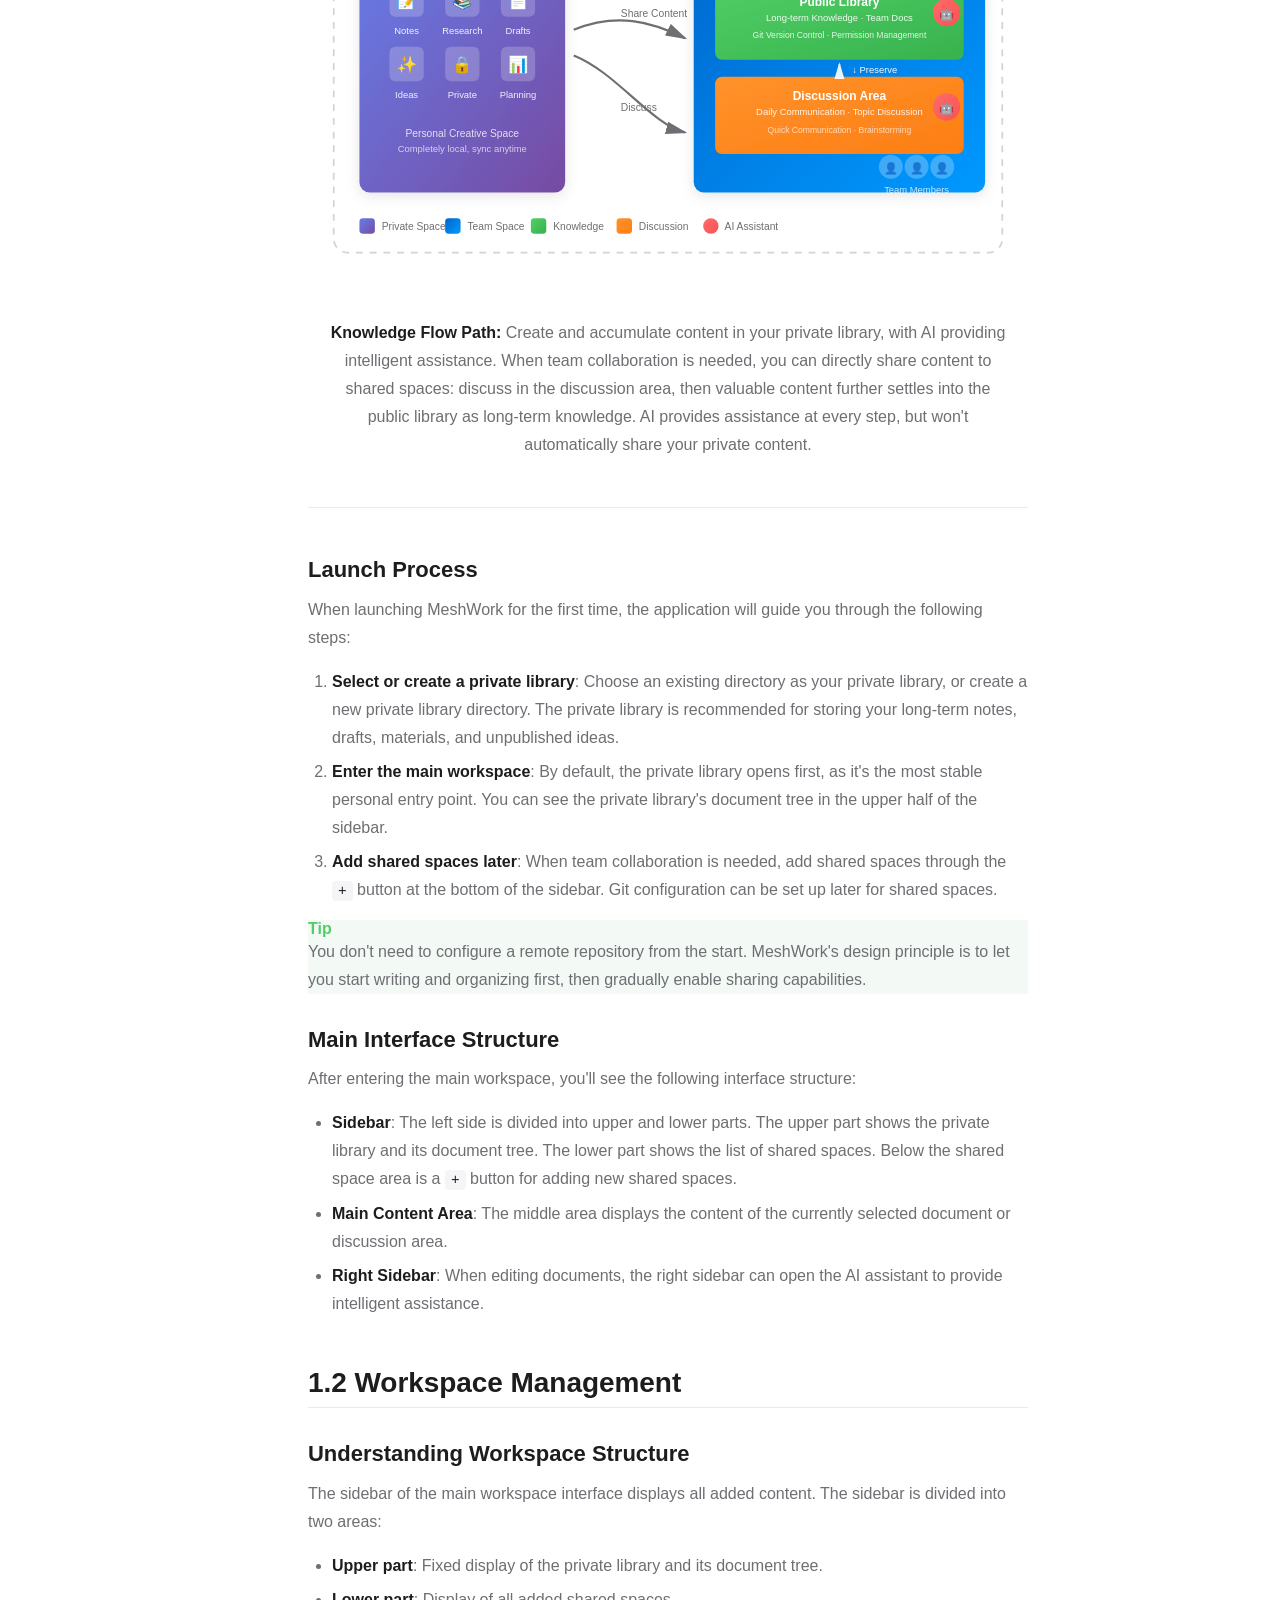
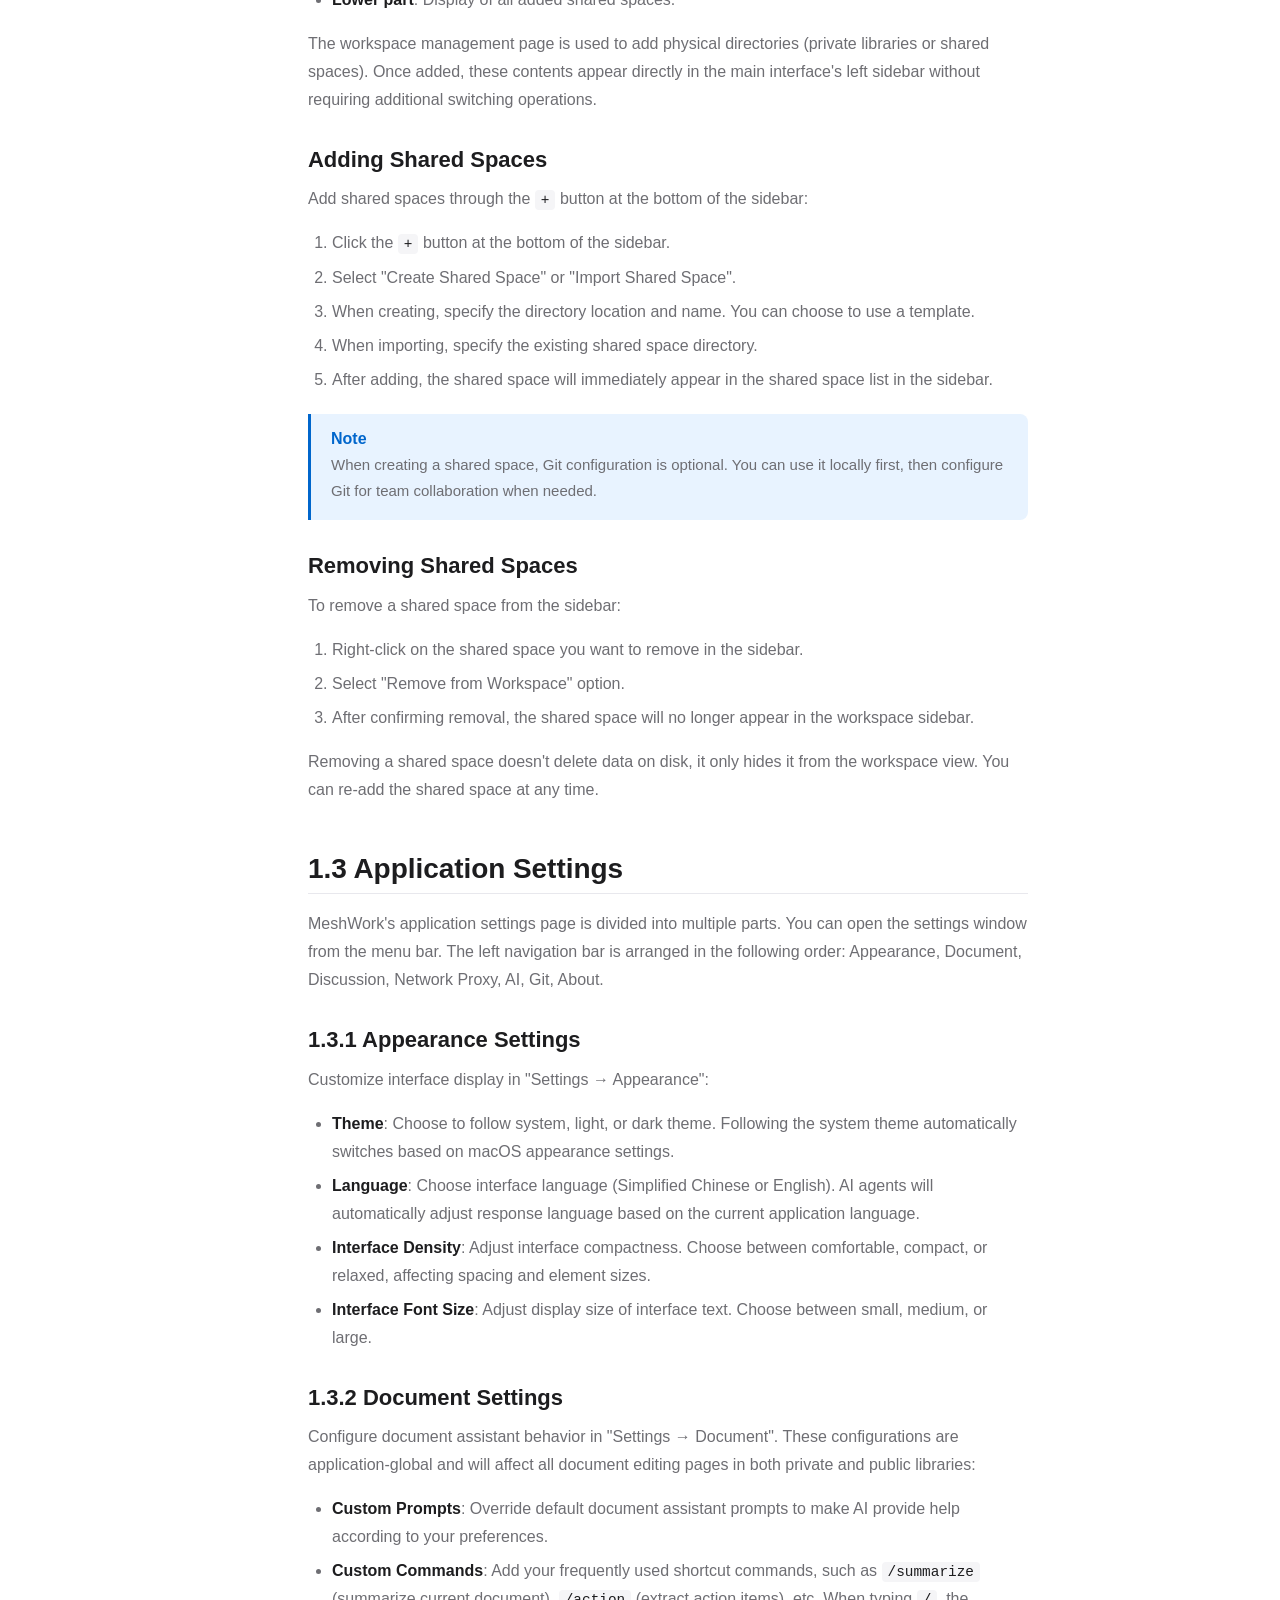
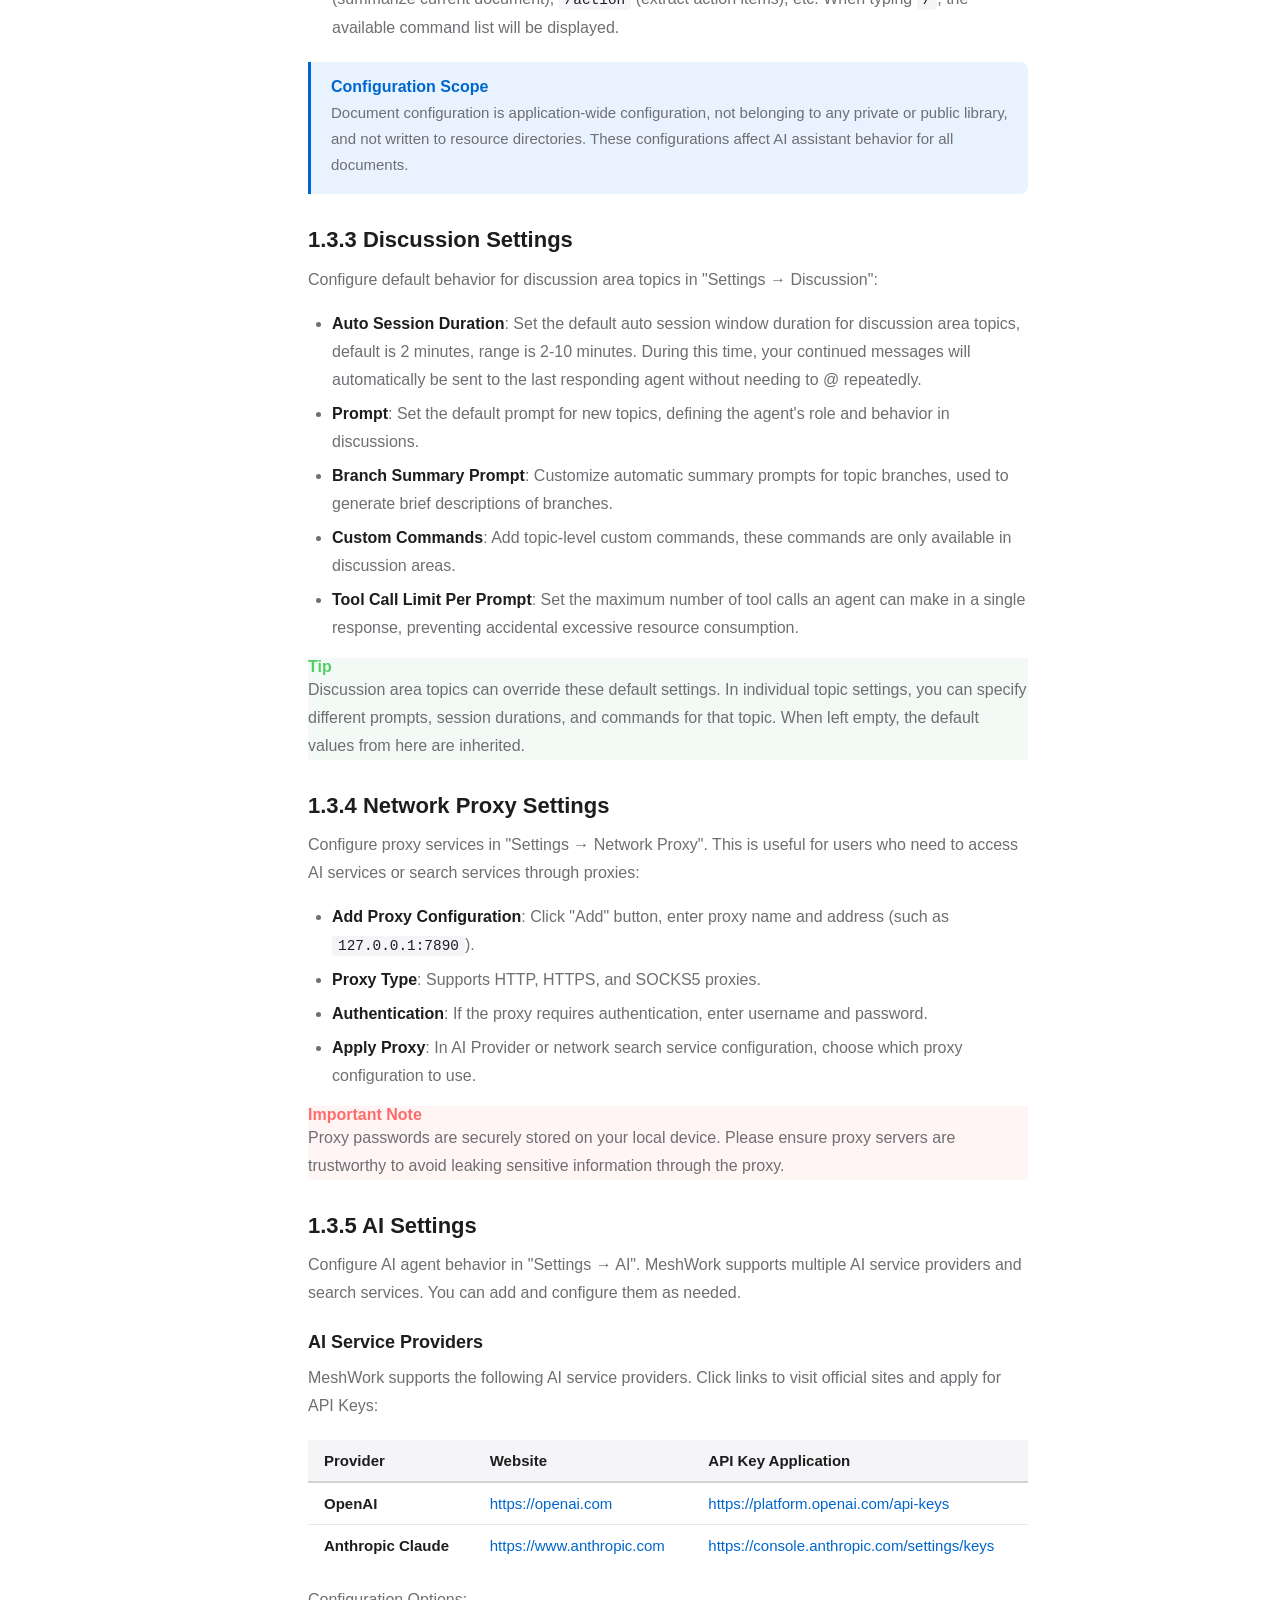
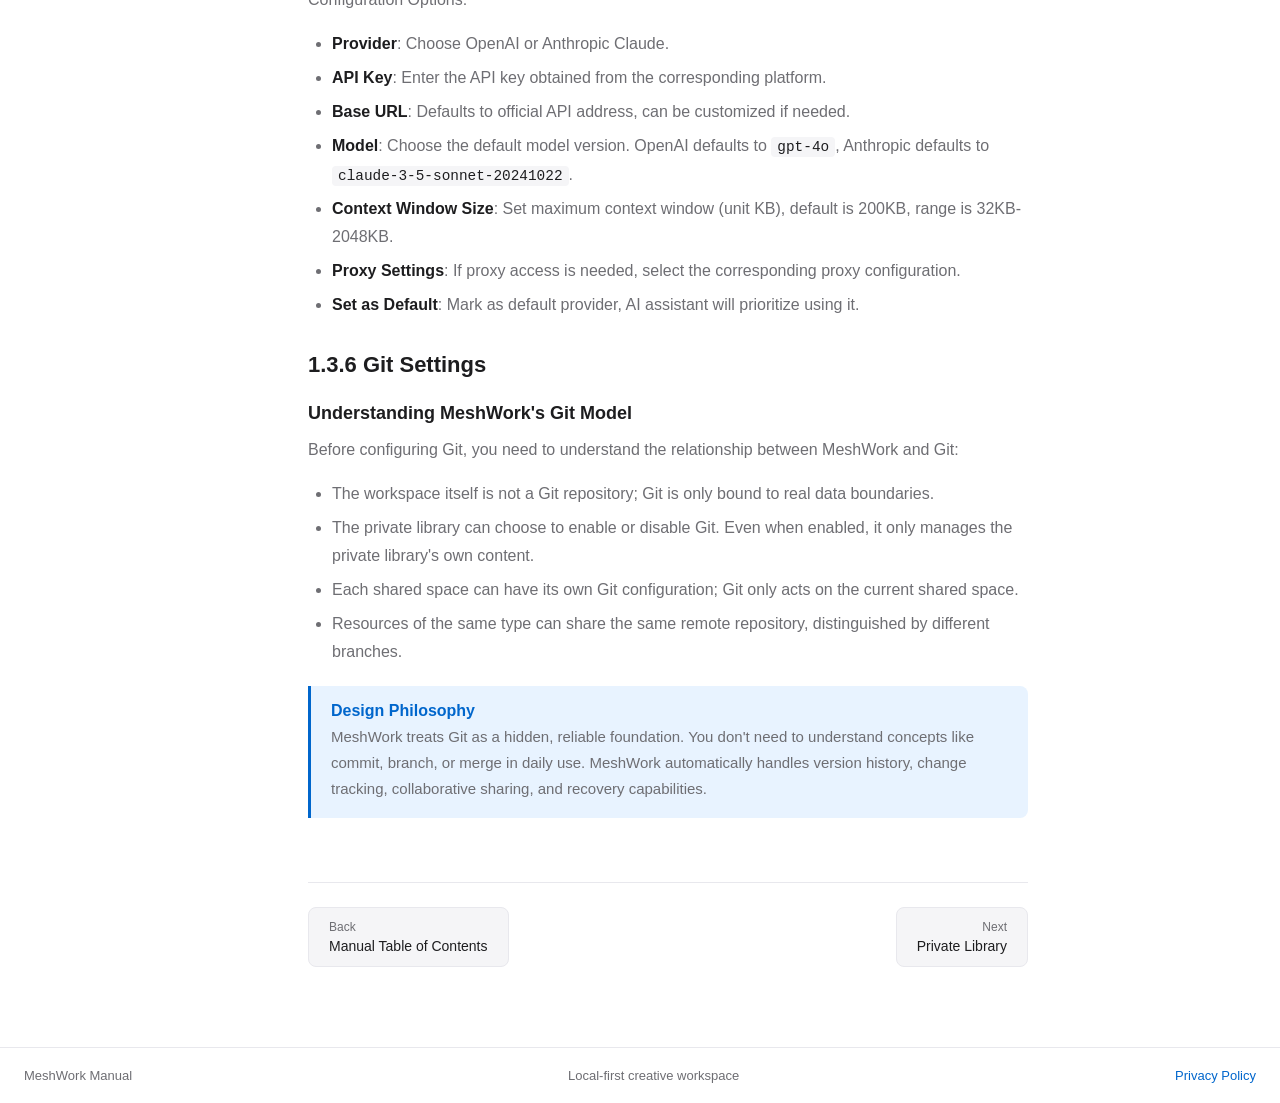
<file: manual-book-01-en.html>
<!doctype html>
<html lang="en">
  <head>
    <meta charset="utf-8">
    <meta name="viewport" content="width=device-width, initial-scale=1">
    <meta name="description" content="MeshWork Manual: System setup, workspace management, application settings, Git configuration, and GitHub repository management.">
    <title>System Setup & Configuration - MeshWork Manual</title>
    <link rel="icon" type="image/png" href="images/favicon.png">
    <link rel="apple-touch-icon" href="images/favicon.png">
    <link rel="stylesheet" href="manual-book.css">
  </head>
  <body>
    <header class="manual-book-header">
      <a class="manual-book-brand" href="index.html">
        <span>∞</span>
        <strong>MeshWork</strong>
      </a>
      <nav class="manual-book-nav">
        <span>Manual: System Setup & Configuration</span>
      </nav>
      <div class="language-switch">
        <a href="manual-book-01.html" class="lang-button">中文</a>
        <span class="lang-button is-active">EN</span>
      </div>
      <a class="manual-book-home" href="manual-en.html">Back to TOC</a>
    </header>

    <div class="manual-book-layout">
      <aside class="manual-book-sidebar">
        <nav class="manual-book-toc">
          <div class="toc-section">
            <span class="toc-part">Part 1</span>
            <a href="manual-book-01-en.html" class="toc-title active">System Setup & Configuration</a>
            <ul class="toc-list">
              <li><a href="#1-1">1.1 First Launch</a></li>
              <li><a href="#1-2">1.2 Workspace Management</a></li>
              <li><a href="#1-3">1.3 Application Settings</a></li>
            </ul>
          </div>

          <div class="toc-section">
            <span class="toc-part">Part 2</span>
            <a href="manual-book-02-en.html" class="toc-title">Private Library</a>
          </div>

          <div class="toc-section">
            <span class="toc-part">Part 3</span>
            <a href="manual-book-03-en.html" class="toc-title">Shared Spaces</a>
          </div>

          <div class="toc-section">
            <span class="toc-part">Appendix</span>
            <a href="manual-book-appendix-en.html" class="toc-title">Appendix</a>
          </div>
        </nav>
      </aside>

      <main class="manual-book-main">
        <article class="manual-book-content">
          <h1>System Setup & Configuration</h1>
          <p class="subtitle">Understand MeshWork's core concepts, complete initial app configuration, and prepare for using private libraries and shared spaces.</p>

          <nav class="manual-book-toc-mini">
            <strong>Chapter Contents</strong>
            <ol>
              <li><a href="#1-1">First Launch</a></li>
              <li><a href="#1-2">Workspace Management</a></li>
              <li><a href="#1-3">Application Settings
                <ol style="padding-left: 20px; margin-top: 8px;">
                  <li><a href="#1-3-1">Appearance Settings</a></li>
                  <li><a href="#1-3-2">Document Settings</a></li>
                  <li><a href="#1-3-3">Discussion Settings</a></li>
                  <li><a href="#1-3-4">Network Proxy Settings</a></li>
                  <li><a href="#1-3-5">AI Settings</a></li>
                  <li><a href="#1-3-6">Git Settings</a></li>
                </ol>
              </a></li>
            </ol>
          </nav>

          <h2 id="1-1">1.1 First Launch</h2>

          <h3>Core Concepts</h3>

          <p>When you first open MeshWork, you need to understand three core concepts of the product:</p>

          <ul>
            <li><strong>Workspace</strong>: The main usage environment users see when entering MeshWork. It's a product and interaction layer concept, not a fixed disk directory or Git repository. The workspace is responsible for combining one private library and multiple shared spaces.</li>
            <li><strong>Private Library</strong>: The data boundary belonging to the current user. Suitable for storing personal long-term notes, research materials, writing drafts, inspiration fragments, and content that shouldn't automatically enter team sharing. It exists independently and doesn't belong to any shared space.</li>
            <li><strong>Shared Space</strong>: A team or project-level data boundary. Each shared space contains a public library, discussion area, shared attachments, and can optionally have its own Git history.</li>
          </ul>

          <div class="info-block">
            <strong>Design Principles</strong>
            <p>MeshWork's design principle is not to first create a large online team space, but to first establish your own private library, then join shared spaces as needed, turning discussions into long-term knowledge together with your team and AI.</p>
          </div>

          <div class="product-philosophy-section">
            <h3>Product Architecture and Knowledge Flow</h3>
            <p>MeshWork adopts a "private-first, progressive sharing" design philosophy, where knowledge flows from personal creation to team collaboration, ultimately settling into reusable long-term knowledge.</p>

            <div class="philosophy-diagram">
              <svg width="840" height="540" viewBox="0 0 840 540" xmlns="http://www.w3.org/2000/svg">
                <!-- Background -->
                <defs>
                  <!-- Gradients -->
                  <linearGradient id="privateGradient" x1="0%" y1="0%" x2="100%" y2="100%">
                    <stop offset="0%" style="stop-color:#667eea;stop-opacity:1" />
                    <stop offset="100%" style="stop-color:#764ba2;stop-opacity:1" />
                  </linearGradient>
                  <linearGradient id="sharedGradient" x1="0%" y1="0%" x2="100%" y2="100%">
                    <stop offset="0%" style="stop-color:#0066cc;stop-opacity:1" />
                    <stop offset="100%" style="stop-color:#0099ff;stop-opacity:1" />
                  </linearGradient>
                  <linearGradient id="publicGradient" x1="0%" y1="0%" x2="100%" y2="100%">
                    <stop offset="0%" style="stop-color:#51cf66;stop-opacity:1" />
                    <stop offset="100%" style="stop-color:#37b24d;stop-opacity:1" />
                  </linearGradient>
                  <linearGradient id="discussionGradient" x1="0%" y1="0%" x2="100%" y2="100%">
                    <stop offset="0%" style="stop-color:#ff922b;stop-opacity:1" />
                    <stop offset="100%" style="stop-color:#fd7e14;stop-opacity:1" />
                  </linearGradient>
                  <linearGradient id="aiGradient" x1="0%" y1="0%" x2="100%" y2="100%">
                    <stop offset="0%" style="stop-color:#ff6b6b;stop-opacity:1" />
                    <stop offset="100%" style="stop-color:#fa5252;stop-opacity:1" />
                  </linearGradient>

                  <!-- Arrow markers -->
                  <marker id="arrowhead" markerWidth="10" markerHeight="10" refX="9" refY="3" orient="auto">
                    <polygon points="0 0, 10 3, 0 6" fill="#6e6e73" />
                  </marker>
                  <marker id="arrowheadWhite" markerWidth="10" markerHeight="10" refX="9" refY="3" orient="auto">
                    <polygon points="0 0, 10 3, 0 6" fill="white" />
                  </marker>

                  <!-- Drop shadow -->
                  <filter id="shadow" x="-20%" y="-20%" width="140%" height="140%">
                    <feDropShadow dx="0" dy="4" stdDeviation="8" flood-color="#000000" flood-opacity="0.1" />
                  </filter>
                </defs>

                <!-- Title -->
                <text x="420" y="35" text-anchor="middle" font-size="20" font-weight="600" fill="#1d1d1f">MeshWork Product Architecture</text>

                <!-- Workspace container -->
                <rect x="30" y="60" width="780" height="440" rx="16" fill="none" stroke="#d2d2d7" stroke-width="2" stroke-dasharray="8,8" />
                <text x="420" y="85" text-anchor="middle" font-size="14" font-weight="600" fill="#6e6e73">Workspace</text>

                <!-- Private Library -->
                <g filter="url(#shadow)">
                  <rect x="60" y="110" width="240" height="320" rx="12" fill="url(#privateGradient)" />
                  <text x="180" y="140" text-anchor="middle" font-size="16" font-weight="600" fill="white">Private Library</text>
                  <text x="180" y="160" text-anchor="middle" font-size="13" fill="white" opacity="0.9">Private Knowledge Base</text>

                  <!-- Private Library content icons - row 1 -->
                  <g transform="translate(95, 185)">
                    <rect width="40" height="40" rx="7" fill="white" opacity="0.2" />
                    <text x="20" y="27" text-anchor="middle" font-size="19" fill="white">📝</text>
                    <text x="20" y="60" text-anchor="middle" font-size="11" fill="white" opacity="0.9">Notes</text>
                  </g>

                  <g transform="translate(160, 185)">
                    <rect width="40" height="40" rx="7" fill="white" opacity="0.2" />
                    <text x="20" y="27" text-anchor="middle" font-size="19" fill="white">📚</text>
                    <text x="20" y="60" text-anchor="middle" font-size="11" fill="white" opacity="0.9">Research</text>
                  </g>

                  <g transform="translate(225, 185)">
                    <rect width="40" height="40" rx="7" fill="white" opacity="0.2" />
                    <text x="20" y="27" text-anchor="middle" font-size="19" fill="white">📄</text>
                    <text x="20" y="60" text-anchor="middle" font-size="11" fill="white" opacity="0.9">Drafts</text>
                  </g>

                  <!-- Private Library content icons - row 2 -->
                  <g transform="translate(95, 260)">
                    <rect width="40" height="40" rx="7" fill="white" opacity="0.2" />
                    <text x="20" y="27" text-anchor="middle" font-size="19" fill="white">✨</text>
                    <text x="20" y="60" text-anchor="middle" font-size="11" fill="white" opacity="0.9">Ideas</text>
                  </g>

                  <g transform="translate(160, 260)">
                    <rect width="40" height="40" rx="7" fill="white" opacity="0.2" />
                    <text x="20" y="27" text-anchor="middle" font-size="19" fill="white">🔒</text>
                    <text x="20" y="60" text-anchor="middle" font-size="11" fill="white" opacity="0.9">Private</text>
                  </g>

                  <g transform="translate(225, 260)">
                    <rect width="40" height="40" rx="7" fill="white" opacity="0.2" />
                    <text x="20" y="27" text-anchor="middle" font-size="19" fill="white">📊</text>
                    <text x="20" y="60" text-anchor="middle" font-size="11" fill="white" opacity="0.9">Planning</text>
                  </g>

                  <text x="180" y="365" text-anchor="middle" font-size="12" fill="white" opacity="0.8">Personal Creative Space</text>
                  <text x="180" y="383" text-anchor="middle" font-size="11" fill="white" opacity="0.7">Completely local, sync anytime</text>

                  <!-- AI inside Private Library -->
                  <circle cx="275" cy="130" r="16" fill="url(#aiGradient)" />
                  <text x="275" y="136" text-anchor="middle" font-size="14" fill="white">🤖</text>
                </g>

                <!-- Direct flow arrows to Shared Space -->
                <g>
                  <!-- Arrow to Public Library -->
                  <path d="M 310 240 C 360 220, 400 230, 440 250" stroke="#6e6e73" stroke-width="2.5" fill="none" marker-end="url(#arrowhead)" />
                  <text x="365" y="225" font-size="12" font-weight="500" fill="#6e6e73">Share Content</text>

                  <!-- Arrow to Discussion Area -->
                  <path d="M 310 270 C 360 290, 400 350, 440 360" stroke="#6e6e73" stroke-width="2.5" fill="none" marker-end="url(#arrowhead)" />
                  <text x="365" y="335" font-size="12" font-weight="500" fill="#6e6e73">Discuss</text>
                </g>

                <!-- Shared Space -->
                <g filter="url(#shadow)">
                  <rect x="450" y="110" width="340" height="320" rx="12" fill="url(#sharedGradient)" />
                  <text x="620" y="140" text-anchor="middle" font-size="16" font-weight="600" fill="white">Shared Space</text>
                  <text x="620" y="160" text-anchor="middle" font-size="13" fill="white" opacity="0.9">Team Collaboration Space</text>

                  <!-- Public Library within Shared Space -->
                  <rect x="475" y="185" width="290" height="90" rx="8" fill="url(#publicGradient)" />
                  <text x="620" y="212" text-anchor="middle" font-size="14" font-weight="600" fill="white">Public Library</text>
                  <text x="620" y="230" text-anchor="middle" font-size="11" fill="white" opacity="0.9">Long-term Knowledge · Team Docs</text>
                  <text x="620" y="250" text-anchor="middle" font-size="10" fill="white" opacity="0.85">Git Version Control · Permission Management</text>

                  <!-- Discussion Area within Shared Space -->
                  <rect x="475" y="295" width="290" height="90" rx="8" fill="url(#discussionGradient)" />
                  <text x="620" y="322" text-anchor="middle" font-size="14" font-weight="600" fill="white">Discussion Area</text>
                  <text x="620" y="340" text-anchor="middle" font-size="11" fill="white" opacity="0.9">Daily Communication · Topic Discussion</text>
                  <text x="620" y="360" text-anchor="middle" font-size="10" fill="white" opacity="0.7">Quick Communication · Brainstorming</text>
                </g>

                <!-- Knowledge flow indicator within Shared Space -->
                <g>
                  <path d="M 620 295 L 620 280" stroke="white" stroke-width="2" fill="none" marker-end="url(#arrowheadWhite)" opacity="0.9" />
                  <text x="635" y="290" font-size="11" fill="white" opacity="0.95">↓ Preserve</text>
                </g>

                <!-- AI in Shared Space areas -->
                <g>
                  <circle cx="745" cy="220" r="16" fill="url(#aiGradient)" />
                  <text x="745" y="226" text-anchor="middle" font-size="14" fill="white">🤖</text>

                  <circle cx="745" cy="330" r="16" fill="url(#aiGradient)" />
                  <text x="745" y="336" text-anchor="middle" font-size="14" fill="white">🤖</text>
                </g>

                <!-- Team members -->
                <g transform="translate(680, 400)">
                  <circle cx="0" cy="0" r="14" fill="white" opacity="0.25" />
                  <text x="0" y="6" text-anchor="middle" font-size="13" fill="white">👤</text>
                  <circle cx="30" cy="0" r="14" fill="white" opacity="0.25" />
                  <text x="30" y="6" text-anchor="middle" font-size="13" fill="white">👤</text>
                  <circle cx="60" cy="0" r="14" fill="white" opacity="0.25" />
                  <text x="60" y="6" text-anchor="middle" font-size="13" fill="white">👤</text>
                  <text x="30" y="30" text-anchor="middle" font-size="11" fill="white" opacity="0.8">Team Members</text>
                </g>

                <!-- Legend -->
                <g transform="translate(60, 460)">
                  <rect width="18" height="18" rx="4" fill="url(#privateGradient)" />
                  <text x="26" y="14" font-size="12" fill="#6e6e73">Private Space</text>

                  <rect x="100" width="18" height="18" rx="4" fill="url(#sharedGradient)" />
                  <text x="126" y="14" font-size="12" fill="#6e6e73">Team Space</text>

                  <rect x="200" width="18" height="18" rx="4" fill="url(#publicGradient)" />
                  <text x="226" y="14" font-size="12" fill="#6e6e73">Knowledge</text>

                  <rect x="300" width="18" height="18" rx="4" fill="url(#discussionGradient)" />
                  <text x="326" y="14" font-size="12" fill="#6e6e73">Discussion</text>

                  <circle cx="410" cy="9" r="9" fill="url(#aiGradient)" />
                  <text x="426" y="14" font-size="12" fill="#6e6e73">AI Assistant</text>
                </g>
              </svg>
            </div>

            <div class="philosophy-caption">
              <p><strong>Knowledge Flow Path:</strong> Create and accumulate content in your private library, with AI providing intelligent assistance. When team collaboration is needed, you can directly share content to shared spaces: discuss in the discussion area, then valuable content further settles into the public library as long-term knowledge. AI provides assistance at every step, but won't automatically share your private content.</p>
            </div>
          </div>

          <h3>Launch Process</h3>

          <p>When launching MeshWork for the first time, the application will guide you through the following steps:</p>

          <ol>
            <li><strong>Select or create a private library</strong>: Choose an existing directory as your private library, or create a new private library directory. The private library is recommended for storing your long-term notes, drafts, materials, and unpublished ideas.</li>
            <li><strong>Enter the main workspace</strong>: By default, the private library opens first, as it's the most stable personal entry point. You can see the private library's document tree in the upper half of the sidebar.</li>
            <li><strong>Add shared spaces later</strong>: When team collaboration is needed, add shared spaces through the <code>+</code> button at the bottom of the sidebar. Git configuration can be set up later for shared spaces.</li>
          </ol>

          <div class="tip-block">
            <strong>Tip</strong>
            <p>You don't need to configure a remote repository from the start. MeshWork's design principle is to let you start writing and organizing first, then gradually enable sharing capabilities.</p>
          </div>

          <h3>Main Interface Structure</h3>

          <p>After entering the main workspace, you'll see the following interface structure:</p>

          <ul>
            <li><strong>Sidebar</strong>: The left side is divided into upper and lower parts. The upper part shows the private library and its document tree. The lower part shows the list of shared spaces. Below the shared space area is a <code>+</code> button for adding new shared spaces.</li>
            <li><strong>Main Content Area</strong>: The middle area displays the content of the currently selected document or discussion area.</li>
            <li><strong>Right Sidebar</strong>: When editing documents, the right sidebar can open the AI assistant to provide intelligent assistance.</li>
          </ul>

          <h2 id="1-2">1.2 Workspace Management</h2>

          <h3>Understanding Workspace Structure</h3>

          <p>The sidebar of the main workspace interface displays all added content. The sidebar is divided into two areas:</p>

          <ul>
            <li><strong>Upper part</strong>: Fixed display of the private library and its document tree.</li>
            <li><strong>Lower part</strong>: Display of all added shared spaces.</li>
          </ul>

          <p>The workspace management page is used to add physical directories (private libraries or shared spaces). Once added, these contents appear directly in the main interface's left sidebar without requiring additional switching operations.</p>

          <h3>Adding Shared Spaces</h3>

          <p>Add shared spaces through the <code>+</code> button at the bottom of the sidebar:</p>

          <ol>
            <li>Click the <code>+</code> button at the bottom of the sidebar.</li>
            <li>Select "Create Shared Space" or "Import Shared Space".</li>
            <li>When creating, specify the directory location and name. You can choose to use a template.</li>
            <li>When importing, specify the existing shared space directory.</li>
            <li>After adding, the shared space will immediately appear in the shared space list in the sidebar.</li>
          </ol>

          <div class="info-block">
            <strong>Note</strong>
            <p>When creating a shared space, Git configuration is optional. You can use it locally first, then configure Git for team collaboration when needed.</p>
          </div>

          <h3>Removing Shared Spaces</h3>

          <p>To remove a shared space from the sidebar:</p>

          <ol>
            <li>Right-click on the shared space you want to remove in the sidebar.</li>
            <li>Select "Remove from Workspace" option.</li>
            <li>After confirming removal, the shared space will no longer appear in the workspace sidebar.</li>
          </ol>

          <p>Removing a shared space doesn't delete data on disk, it only hides it from the workspace view. You can re-add the shared space at any time.</p>

          <h2 id="1-3">1.3 Application Settings</h2>

          <p>MeshWork's application settings page is divided into multiple parts. You can open the settings window from the menu bar. The left navigation bar is arranged in the following order: Appearance, Document, Discussion, Network Proxy, AI, Git, About.</p>

          <h3 id="1-3-1">1.3.1 Appearance Settings</h3>

          <p>Customize interface display in "Settings → Appearance":</p>

          <ul>
            <li><strong>Theme</strong>: Choose to follow system, light, or dark theme. Following the system theme automatically switches based on macOS appearance settings.</li>
            <li><strong>Language</strong>: Choose interface language (Simplified Chinese or English). AI agents will automatically adjust response language based on the current application language.</li>
            <li><strong>Interface Density</strong>: Adjust interface compactness. Choose between comfortable, compact, or relaxed, affecting spacing and element sizes.</li>
            <li><strong>Interface Font Size</strong>: Adjust display size of interface text. Choose between small, medium, or large.</li>
          </ul>

          <h3 id="1-3-2">1.3.2 Document Settings</h3>

          <p>Configure document assistant behavior in "Settings → Document". These configurations are application-global and will affect all document editing pages in both private and public libraries:</p>

          <ul>
            <li><strong>Custom Prompts</strong>: Override default document assistant prompts to make AI provide help according to your preferences.</li>
            <li><strong>Custom Commands</strong>: Add your frequently used shortcut commands, such as <code>/summarize</code> (summarize current document), <code>/action</code> (extract action items), etc. When typing <code>/</code>, the available command list will be displayed.</li>
          </ul>

          <div class="info-block">
            <strong>Configuration Scope</strong>
            <p>Document configuration is application-wide configuration, not belonging to any private or public library, and not written to resource directories. These configurations affect AI assistant behavior for all documents.</p>
          </div>

          <h3 id="1-3-3">1.3.3 Discussion Settings</h3>

          <p>Configure default behavior for discussion area topics in "Settings → Discussion":</p>

          <ul>
            <li><strong>Auto Session Duration</strong>: Set the default auto session window duration for discussion area topics, default is 2 minutes, range is 2-10 minutes. During this time, your continued messages will automatically be sent to the last responding agent without needing to @ repeatedly.</li>
            <li><strong>Prompt</strong>: Set the default prompt for new topics, defining the agent's role and behavior in discussions.</li>
            <li><strong>Branch Summary Prompt</strong>: Customize automatic summary prompts for topic branches, used to generate brief descriptions of branches.</li>
            <li><strong>Custom Commands</strong>: Add topic-level custom commands, these commands are only available in discussion areas.</li>
            <li><strong>Tool Call Limit Per Prompt</strong>: Set the maximum number of tool calls an agent can make in a single response, preventing accidental excessive resource consumption.</li>
          </ul>

          <div class="tip-block">
            <strong>Tip</strong>
            <p>Discussion area topics can override these default settings. In individual topic settings, you can specify different prompts, session durations, and commands for that topic. When left empty, the default values from here are inherited.</p>
          </div>

          <h3 id="1-3-4">1.3.4 Network Proxy Settings</h3>

          <p>Configure proxy services in "Settings → Network Proxy". This is useful for users who need to access AI services or search services through proxies:</p>

          <ul>
            <li><strong>Add Proxy Configuration</strong>: Click "Add" button, enter proxy name and address (such as <code>127.0.0.1:7890</code>).</li>
            <li><strong>Proxy Type</strong>: Supports HTTP, HTTPS, and SOCKS5 proxies.</li>
            <li><strong>Authentication</strong>: If the proxy requires authentication, enter username and password.</li>
            <li><strong>Apply Proxy</strong>: In AI Provider or network search service configuration, choose which proxy configuration to use.</li>
          </ul>

          <div class="warning-block">
            <strong>Important Note</strong>
            <p>Proxy passwords are securely stored on your local device. Please ensure proxy servers are trustworthy to avoid leaking sensitive information through the proxy.</p>
          </div>

          <h3 id="1-3-5">1.3.5 AI Settings</h3>

          <p>Configure AI agent behavior in "Settings → AI". MeshWork supports multiple AI service providers and search services. You can add and configure them as needed.</p>

          <h4>AI Service Providers</h4>

          <p>MeshWork supports the following AI service providers. Click links to visit official sites and apply for API Keys:</p>

          <table>
            <thead>
              <tr>
                <th>Provider</th>
                <th>Website</th>
                <th>API Key Application</th>
              </tr>
            </thead>
            <tbody>
              <tr>
                <td><strong>OpenAI</strong></td>
                <td><a href="https://openai.com" target="_blank">https://openai.com</a></td>
                <td><a href="https://platform.openai.com/api-keys" target="_blank">https://platform.openai.com/api-keys</a></td>
              </tr>
              <tr>
                <td><strong>Anthropic Claude</strong></td>
                <td><a href="https://www.anthropic.com" target="_blank">https://www.anthropic.com</a></td>
                <td><a href="https://console.anthropic.com/settings/keys" target="_blank">https://console.anthropic.com/settings/keys</a></td>
              </tr>
            </tbody>
          </table>

          <p>Configuration Options:</p>

          <ul>
            <li><strong>Provider</strong>: Choose OpenAI or Anthropic Claude.</li>
            <li><strong>API Key</strong>: Enter the API key obtained from the corresponding platform.</li>
            <li><strong>Base URL</strong>: Defaults to official API address, can be customized if needed.</li>
            <li><strong>Model</strong>: Choose the default model version. OpenAI defaults to <code>gpt-4o</code>, Anthropic defaults to <code>claude-3-5-sonnet-20241022</code>.</li>
            <li><strong>Context Window Size</strong>: Set maximum context window (unit KB), default is 200KB, range is 32KB-2048KB.</li>
            <li><strong>Proxy Settings</strong>: If proxy access is needed, select the corresponding proxy configuration.</li>
            <li><strong>Set as Default</strong>: Mark as default provider, AI assistant will prioritize using it.</li>
          </ul>

          <h3 id="1-3-6">1.3.6 Git Settings</h3>

          <h4>Understanding MeshWork's Git Model</h4>

          <p>Before configuring Git, you need to understand the relationship between MeshWork and Git:</p>

          <ul>
            <li>The workspace itself is not a Git repository; Git is only bound to real data boundaries.</li>
            <li>The private library can choose to enable or disable Git. Even when enabled, it only manages the private library's own content.</li>
            <li>Each shared space can have its own Git configuration; Git only acts on the current shared space.</li>
            <li>Resources of the same type can share the same remote repository, distinguished by different branches.</li>
          </ul>

          <div class="info-block">
            <strong>Design Philosophy</strong>
            <p>MeshWork treats Git as a hidden, reliable foundation. You don't need to understand concepts like commit, branch, or merge in daily use. MeshWork automatically handles version history, change tracking, collaborative sharing, and recovery capabilities.</p>
          </div>

          <nav class="manual-book-nav-buttons">
            <a href="manual-en.html" class="nav-button prev">
              <span>Back</span>
              <strong>Manual Table of Contents</strong>
            </a>
            <a href="manual-book-02-en.html" class="nav-button next">
              <span>Next</span>
              <strong>Private Library</strong>
            </a>
          </nav>
        </article>
      </main>
    </div>

    <footer class="manual-book-footer">
      <span>MeshWork Manual</span>
      <span>Local-first creative workspace</span>
      <a href="privacy.html">Privacy Policy</a>
    </footer>

    <script src="manual-lang-redirect.js"></script>
  </body>
</html>
</file>
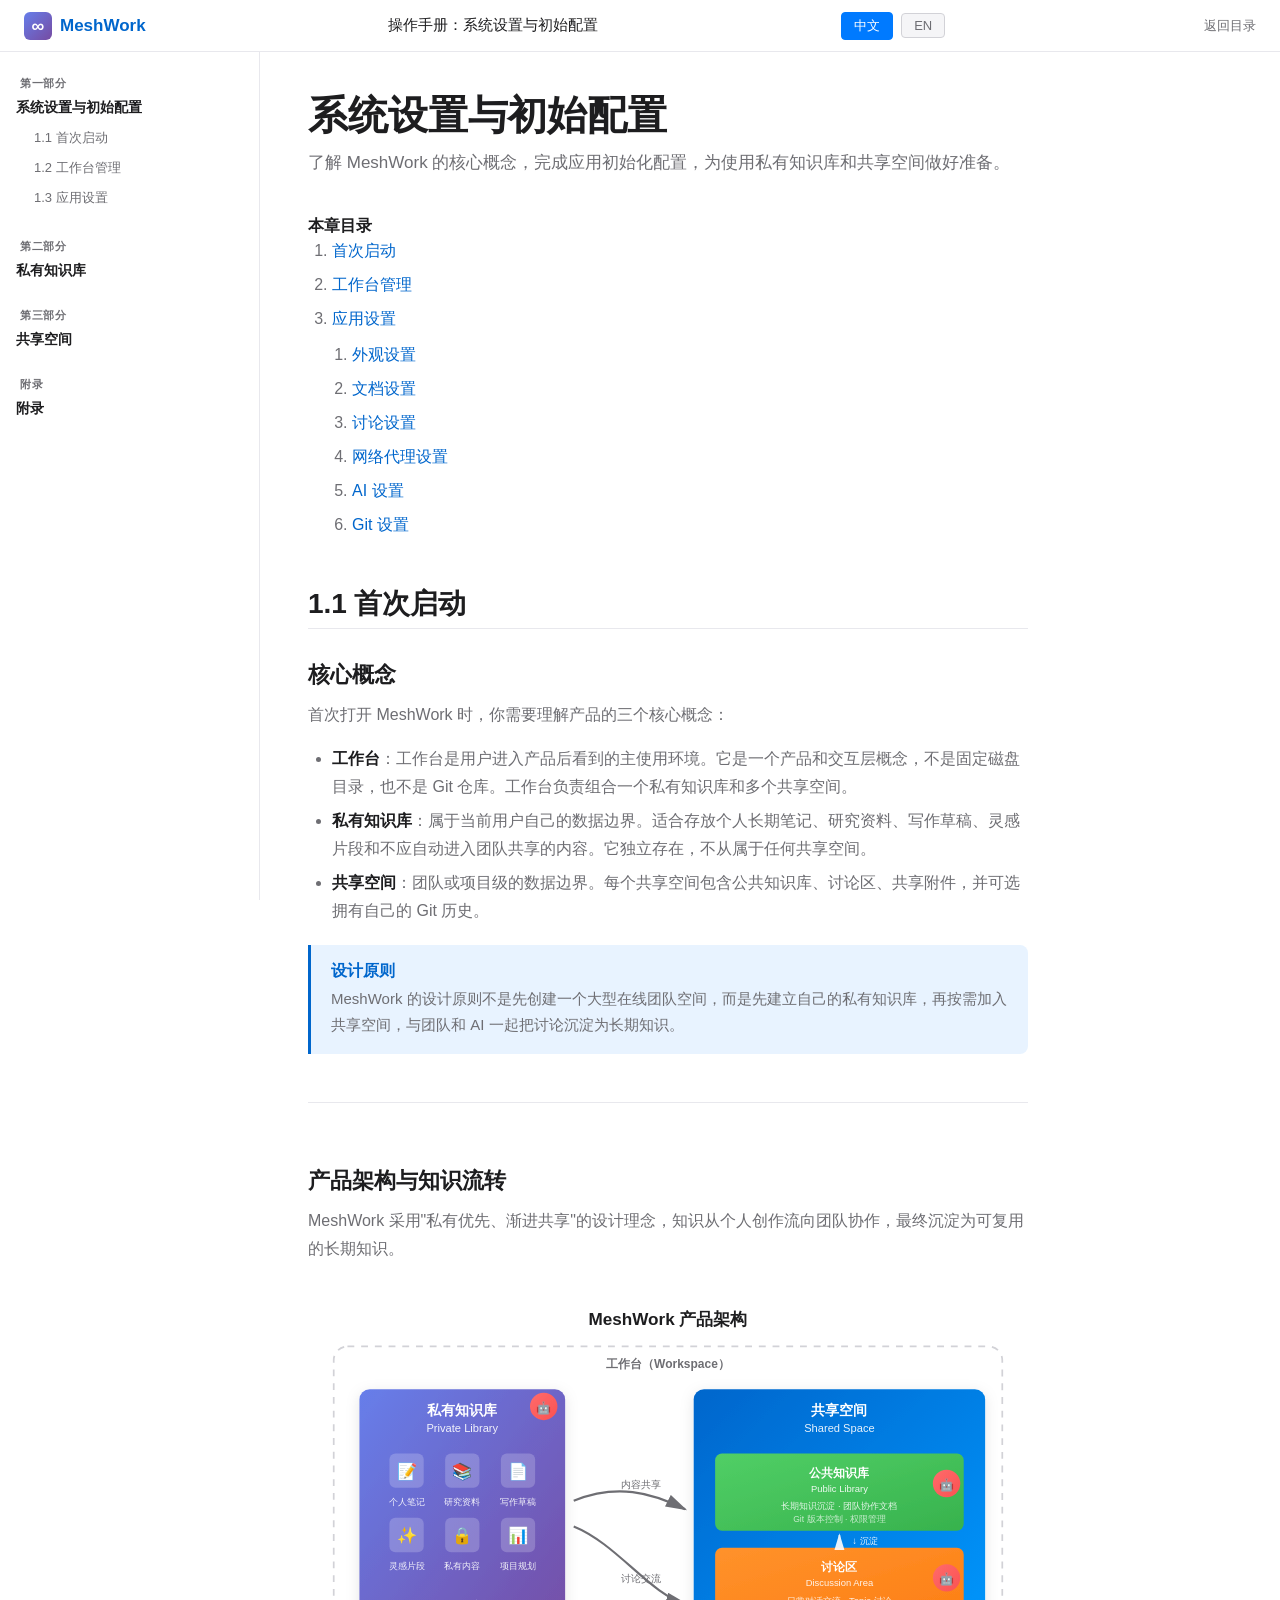
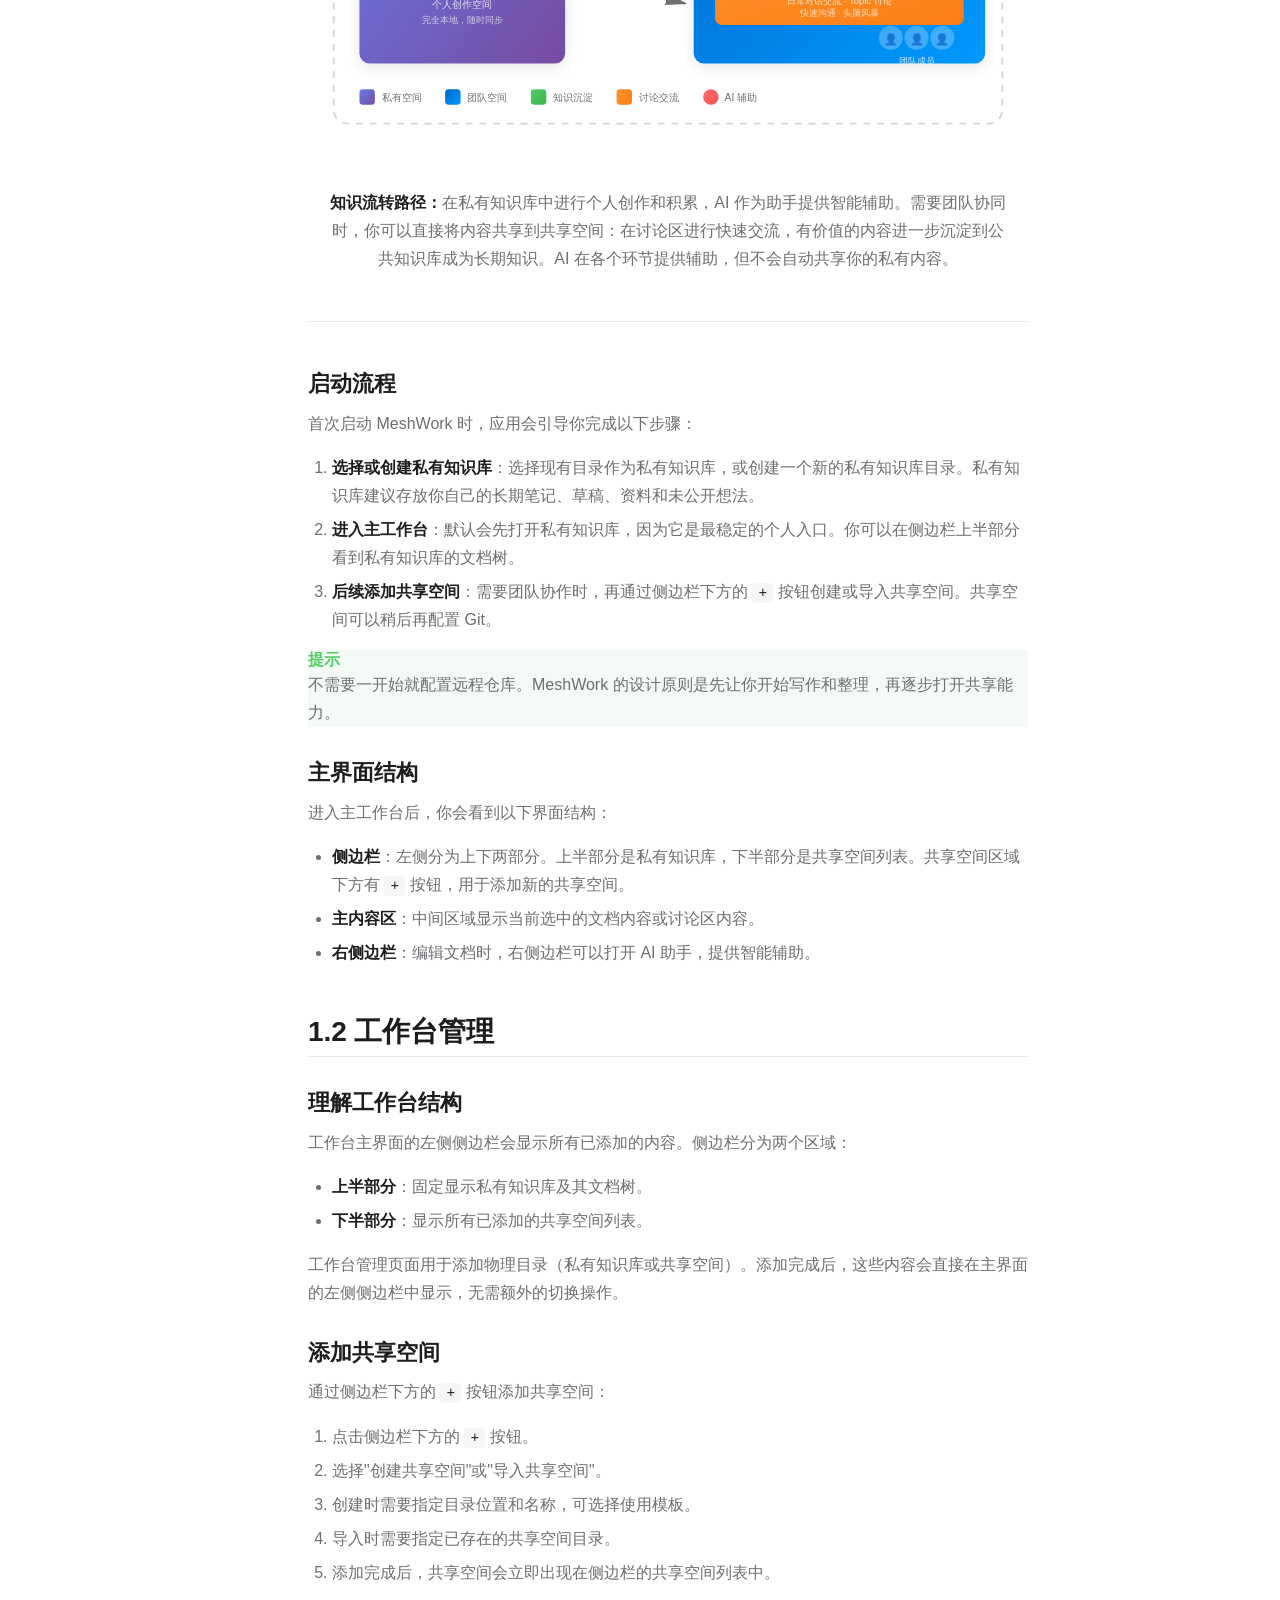
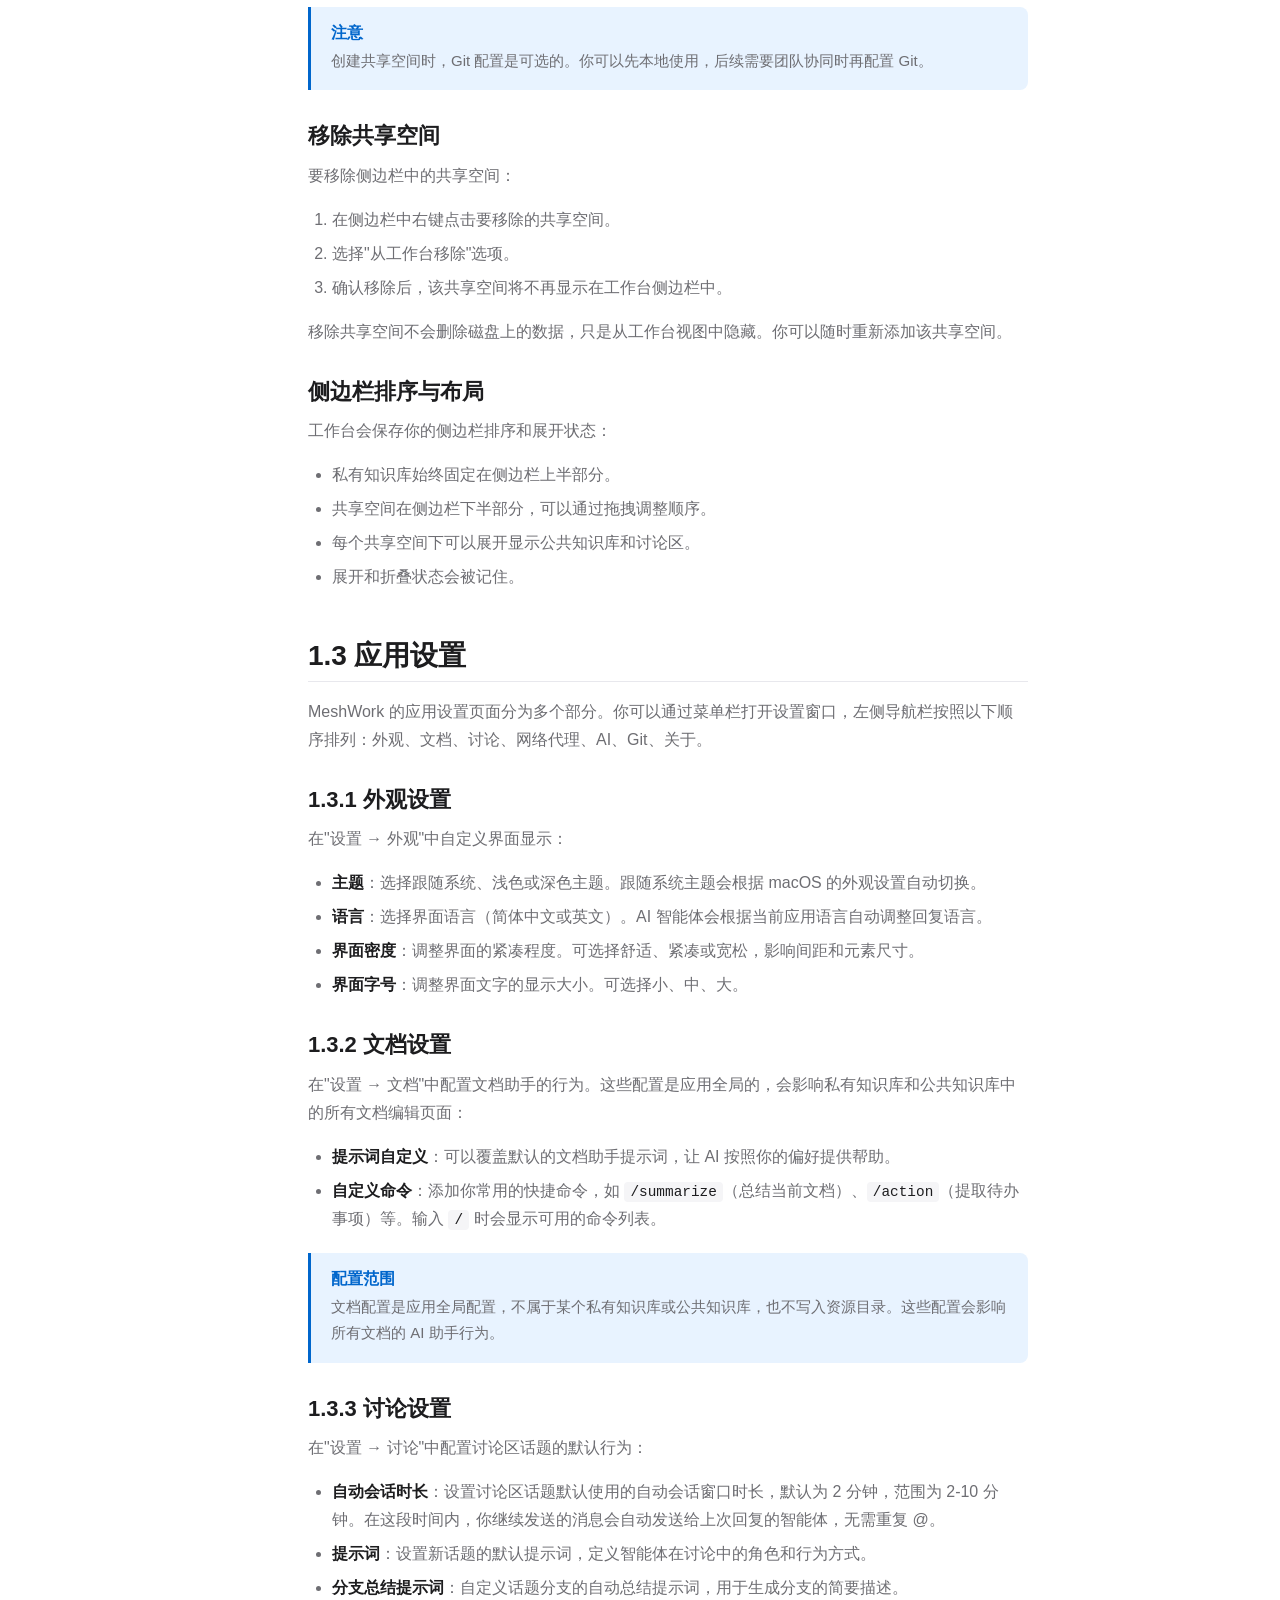
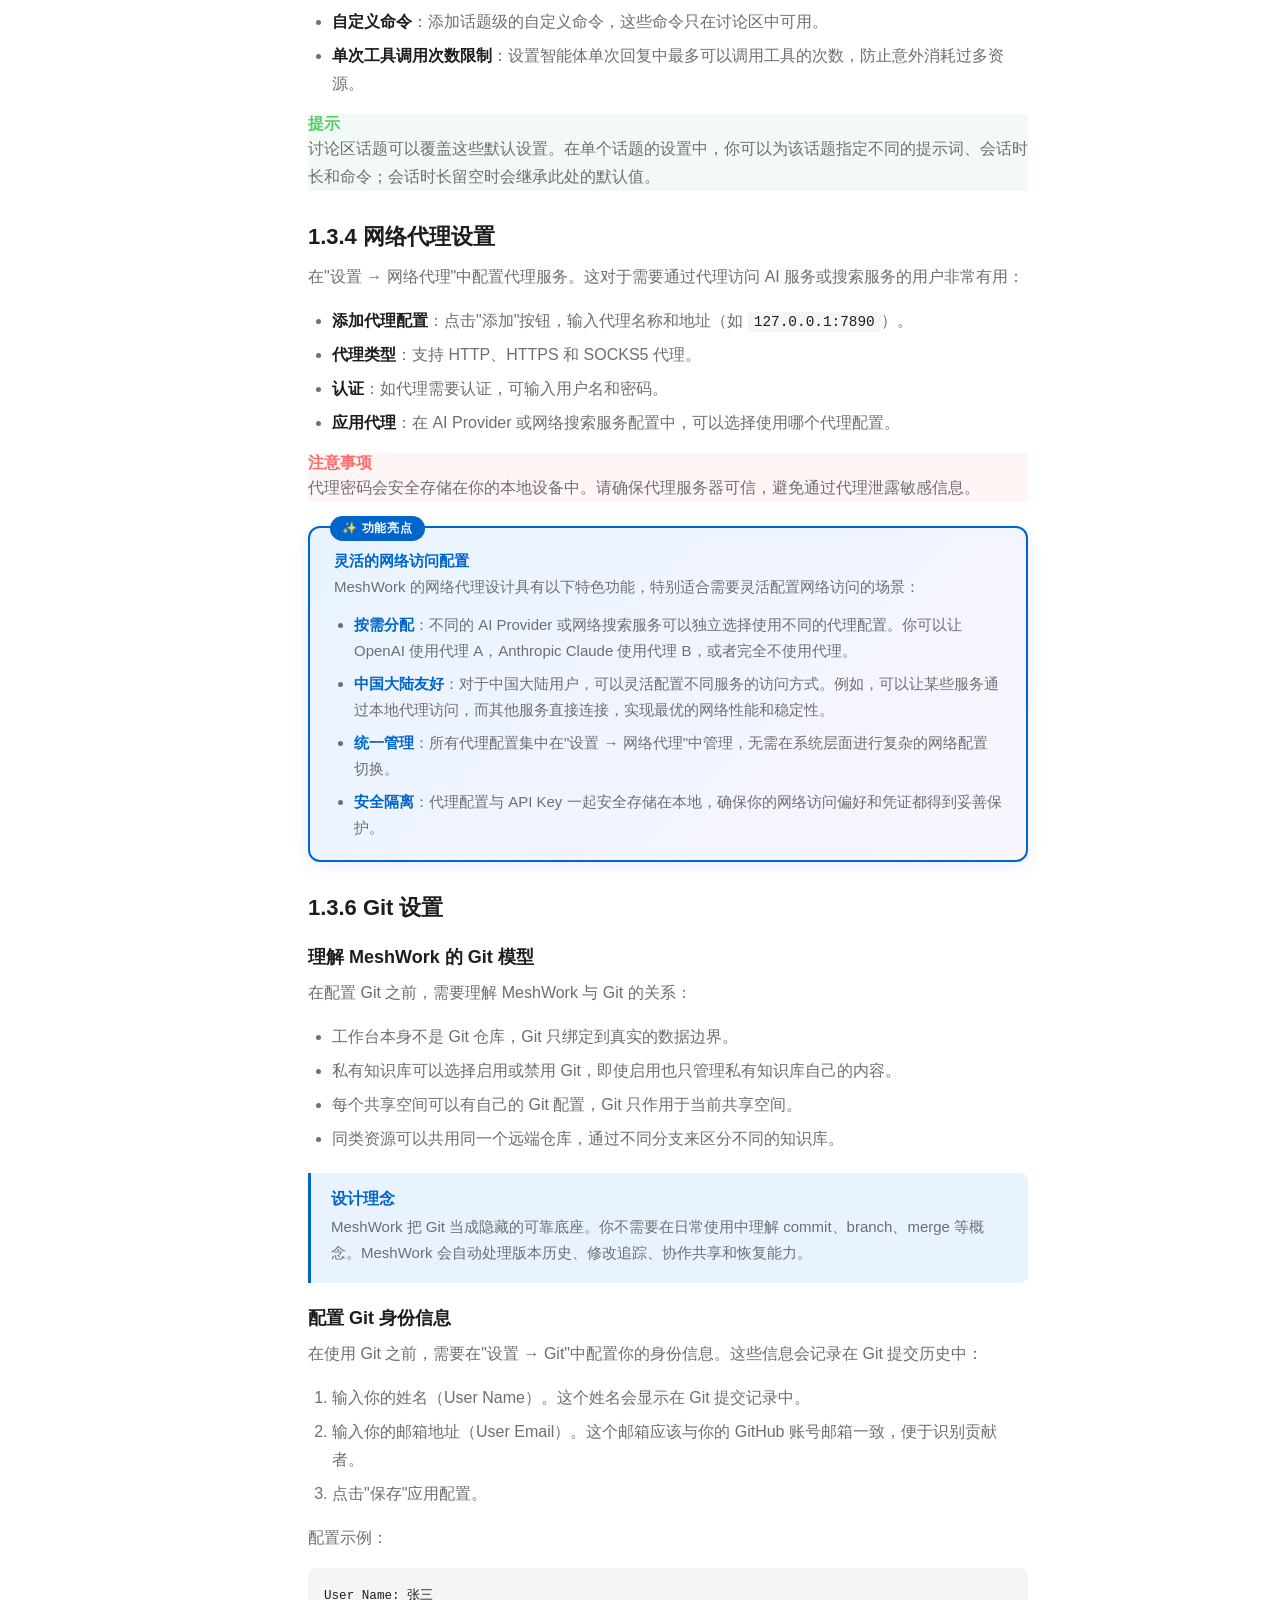
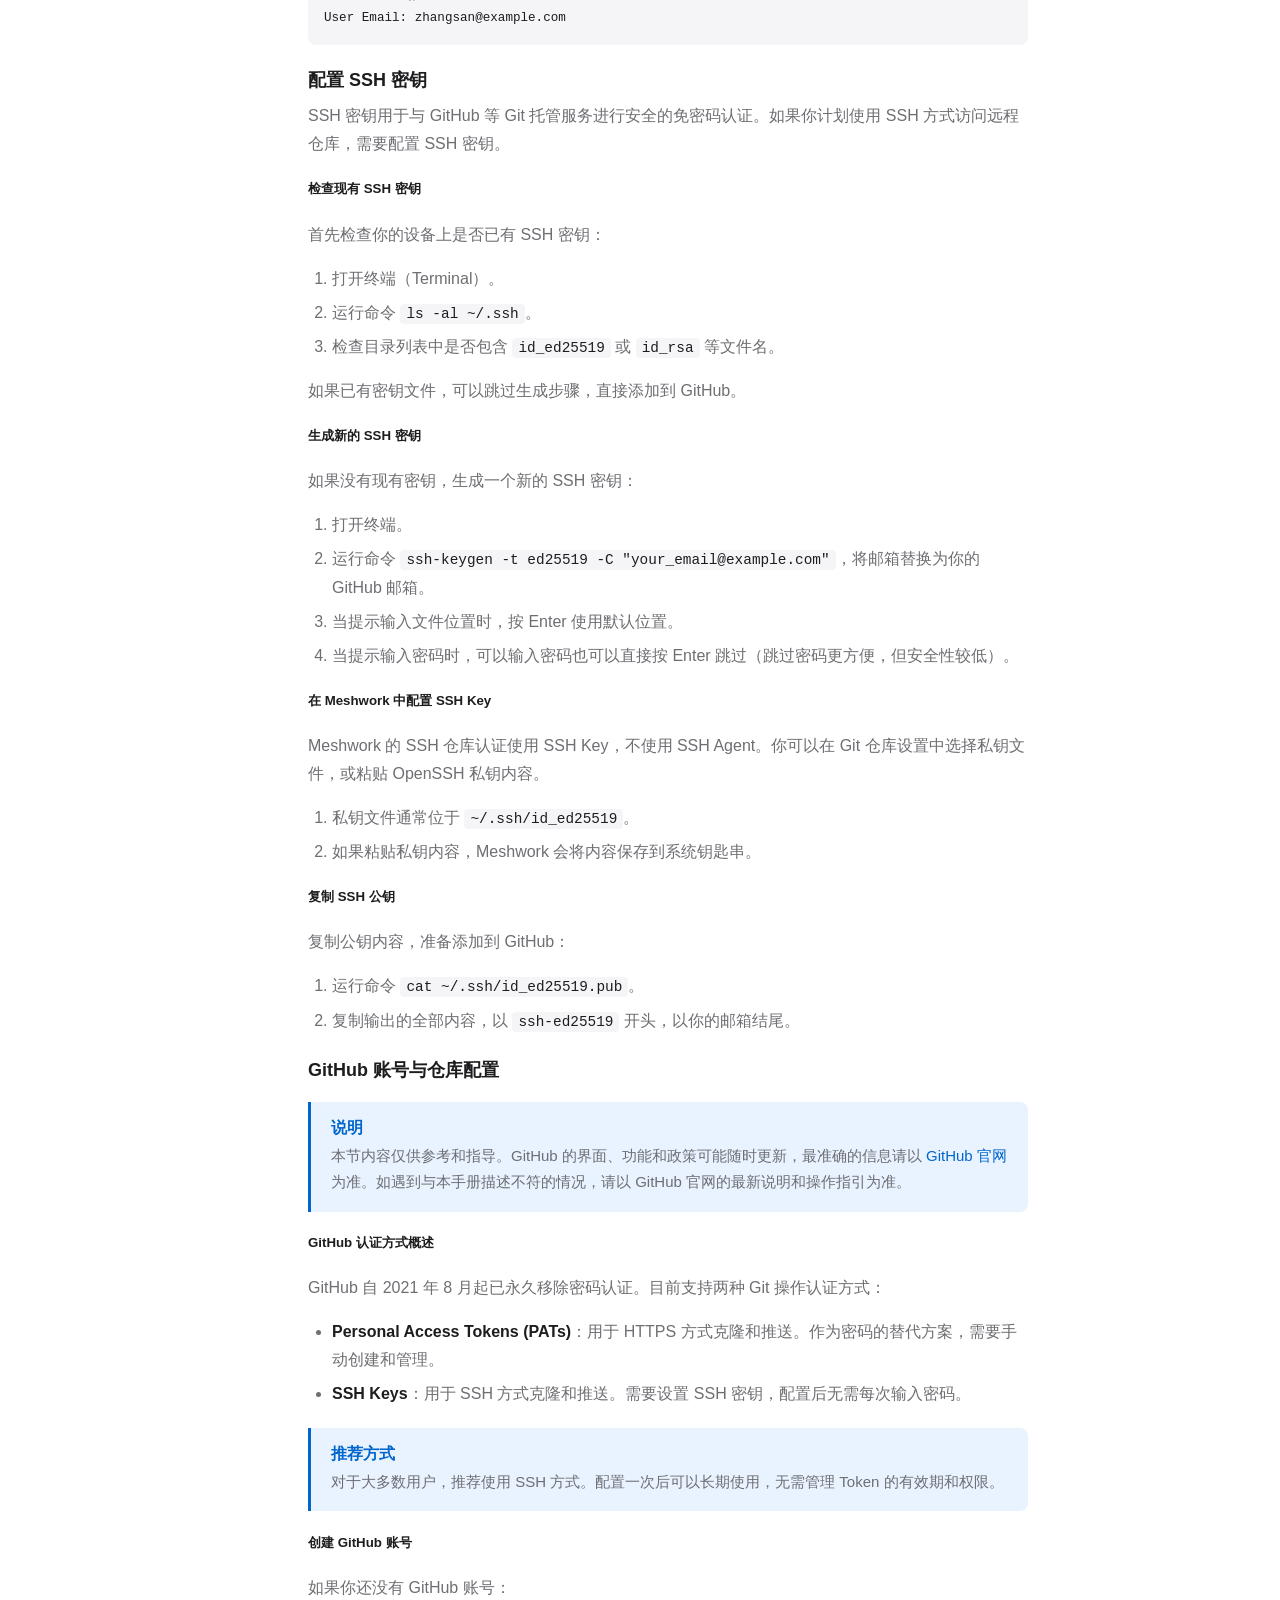
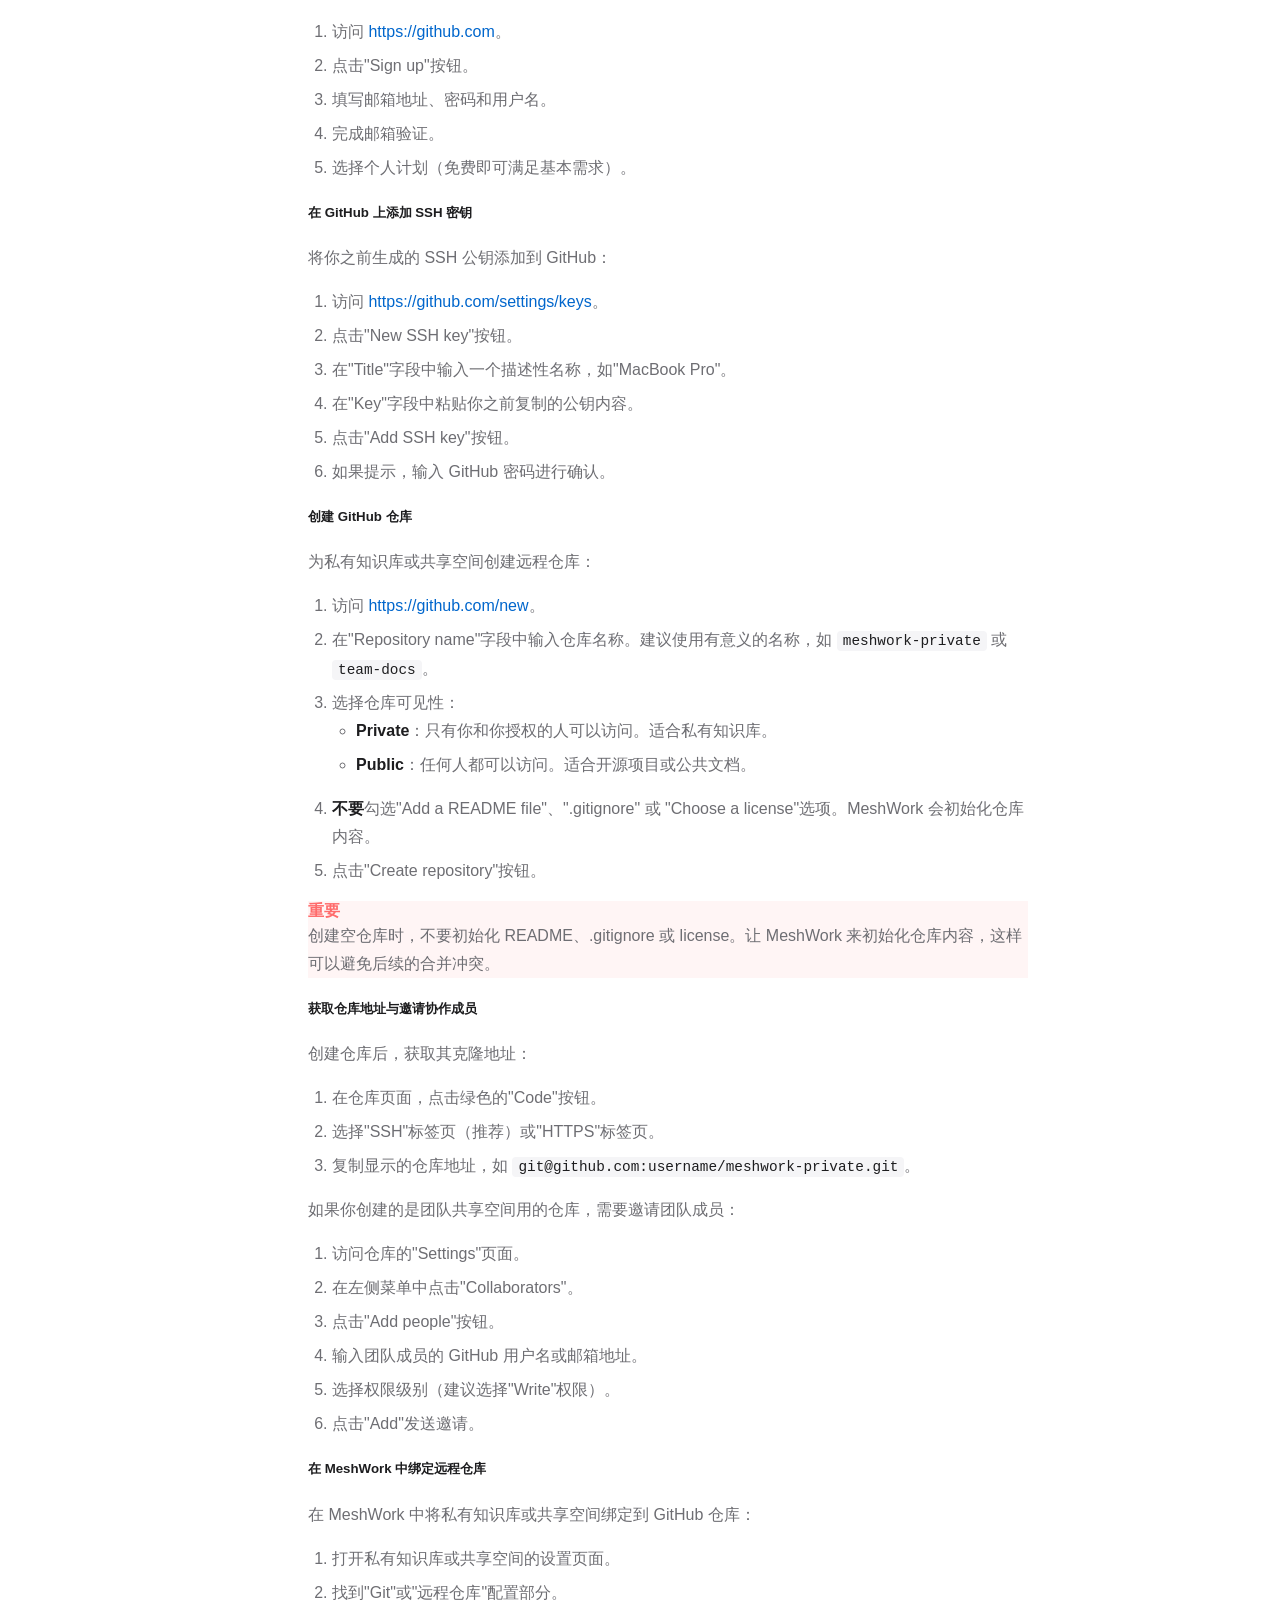
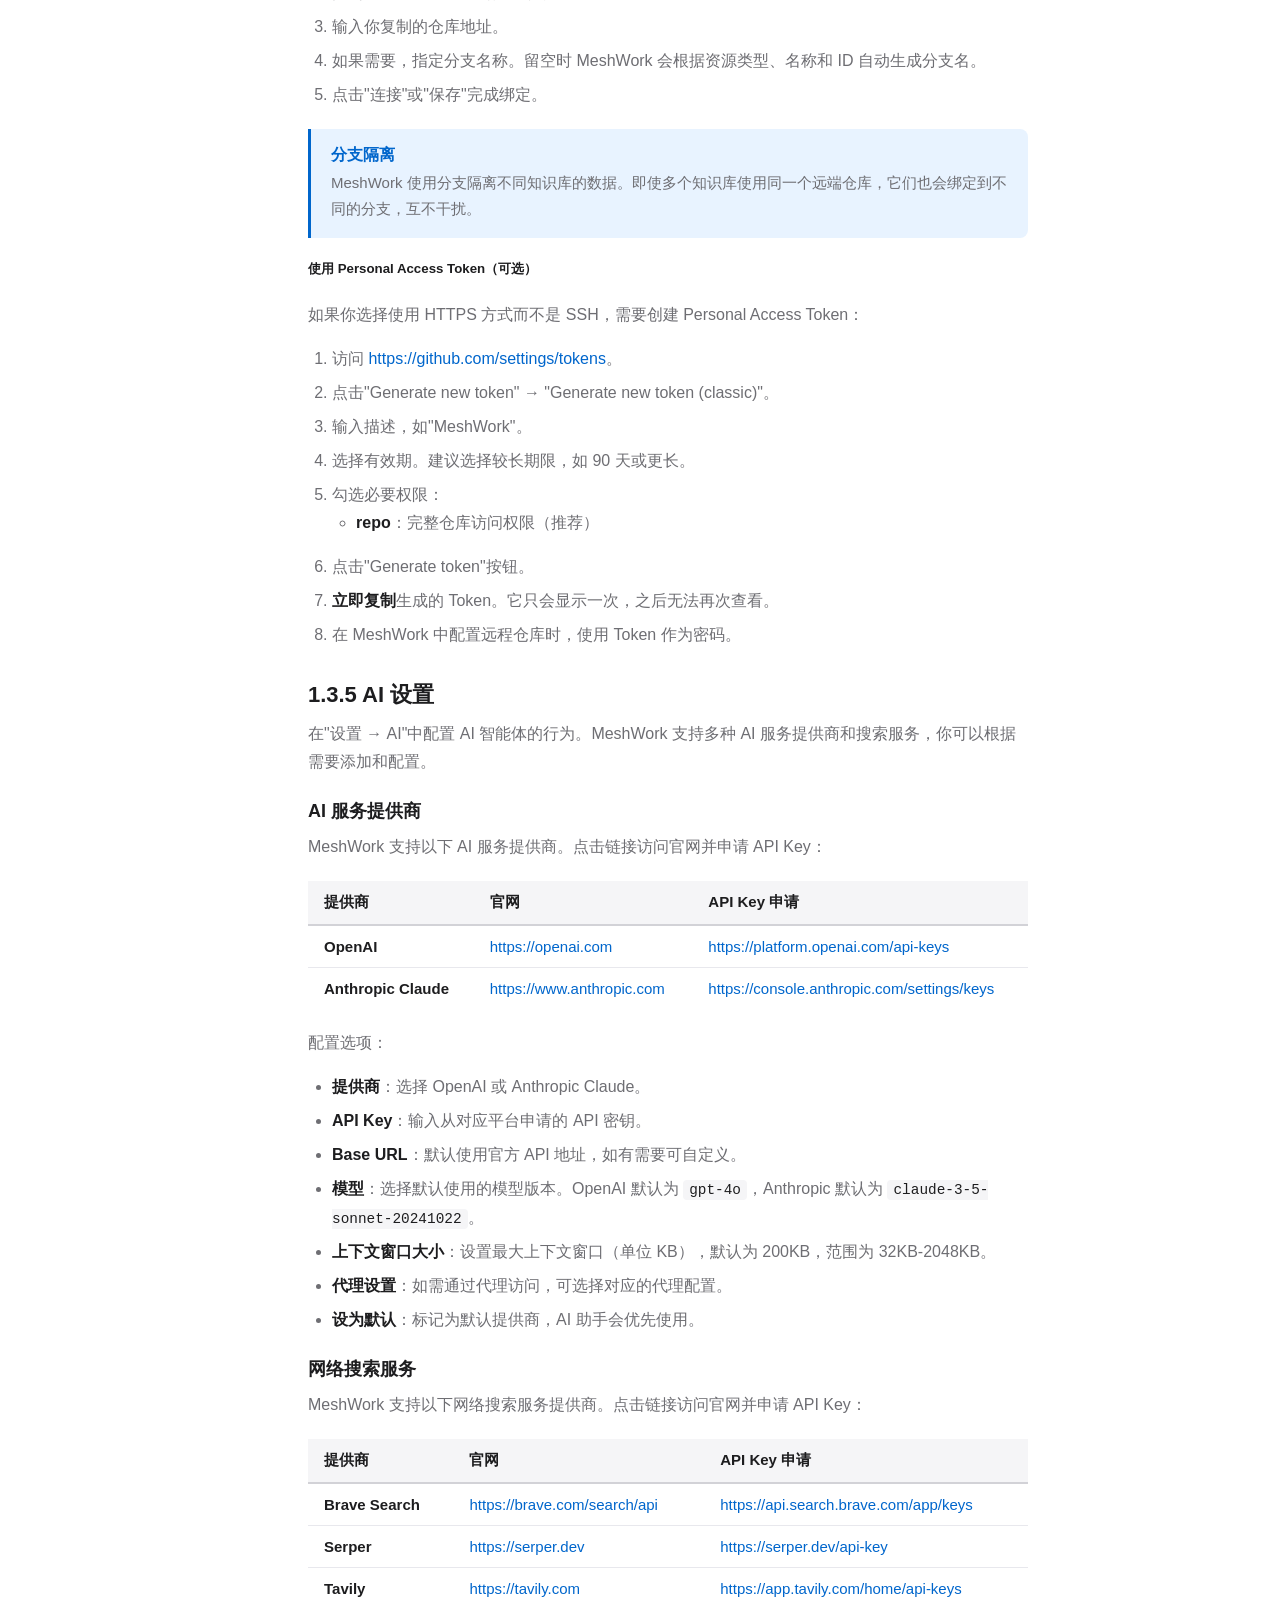
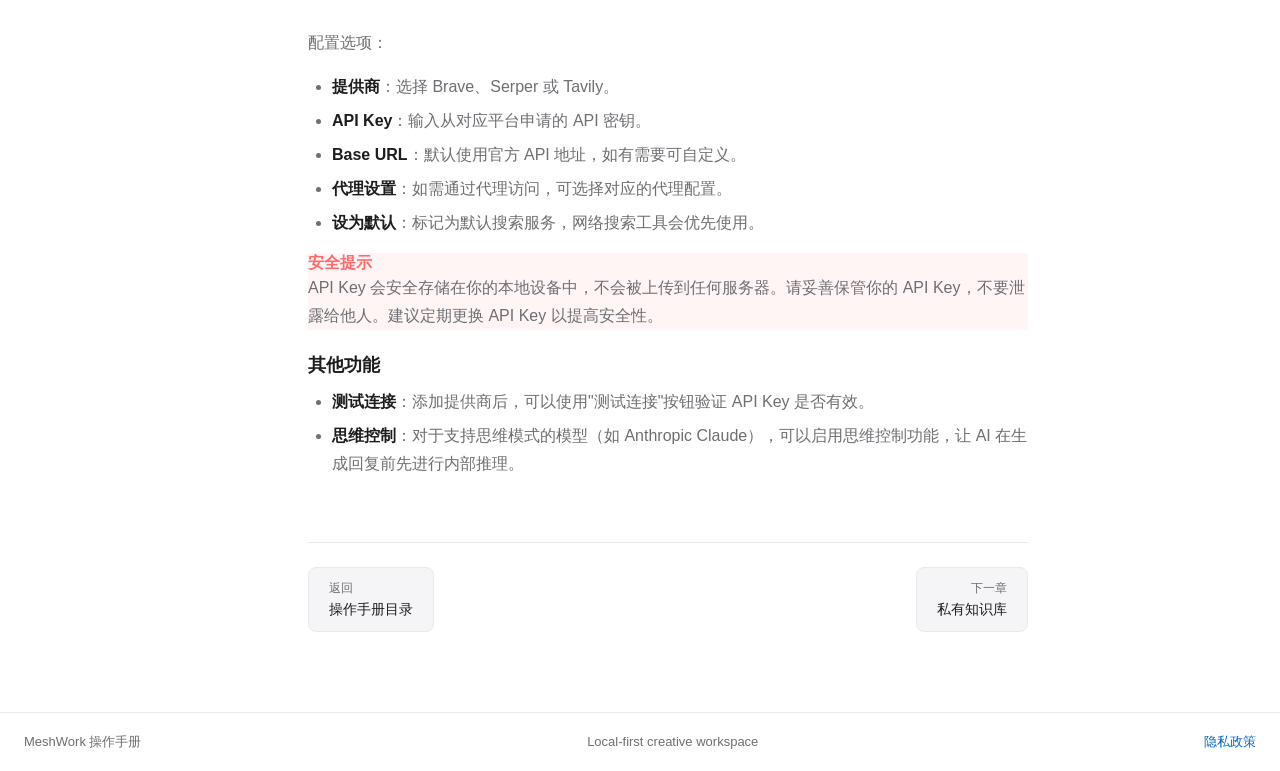
<file: manual-book-01.html>
<!doctype html>
<html lang="zh-CN">
  <head>
    <meta charset="utf-8">
    <meta name="viewport" content="width=device-width, initial-scale=1">
    <meta name="description" content="MeshWork 系统设置与初始配置指南：首次启动、工作台管理、应用设置、Git 配置和 GitHub 仓库管理。">
    <title>系统设置与初始配置 - MeshWork 操作手册</title>
    <link rel="icon" type="image/png" href="images/favicon.png">
    <link rel="apple-touch-icon" href="images/favicon.png">
    <link rel="stylesheet" href="manual-book.css">
  </head>
  <body>
    <header class="manual-book-header">
      <a class="manual-book-brand" href="index.html">
        <span>∞</span>
        <strong>MeshWork</strong>
      </a>
      <nav class="manual-book-nav">
        <span>操作手册：系统设置与初始配置</span>
      </nav>
      <div class="language-switch">
        <span class="lang-button is-active">中文</span>
        <a href="manual-book-01-en.html" class="lang-button">EN</a>
      </div>
      <a class="manual-book-home" href="manual.html">返回目录</a>
    </header>

    <style>
      .language-switch {
        display: flex;
        align-items: center;
        gap: 8px;
        margin-right: 16px;
      }
      .lang-button {
        padding: 4px 12px;
        font-size: 13px;
        border-radius: 4px;
        border: 1px solid #d2d2d7;
        background: #f5f5f7;
        color: #6e6e73;
        cursor: pointer;
        text-decoration: none;
        transition: all 0.2s;
      }
      .lang-button:hover {
        background: #e5e5ea;
      }
      .lang-button.is-active {
        background: #007aff;
        color: white;
        border-color: #007aff;
      }
    </style>

    <style>
      .language-switch {
        display: flex;
        align-items: center;
        gap: 8px;
        margin-right: 16px;
      }
      .lang-button {
        padding: 4px 12px;
        font-size: 13px;
        border-radius: 4px;
        border: 1px solid #d2d2d7;
        background: #f5f5f7;
        color: #6e6e73;
        cursor: pointer;
        text-decoration: none;
        transition: all 0.2s;
      }
      .lang-button:hover {
        background: #e5e5ea;
      }
      .lang-button.is-active {
        background: #007aff;
        color: white;
        border-color: #007aff;
      }
    </style>
    </header>

    <div class="manual-book-layout">
      <aside class="manual-book-sidebar">
        <nav class="manual-book-toc">
          <div class="toc-section">
            <span class="toc-part">第一部分</span>
            <a href="manual-book-01.html" class="toc-title active">系统设置与初始配置</a>
            <ul class="toc-list">
              <li><a href="#1-1">1.1 首次启动</a></li>
              <li><a href="#1-2">1.2 工作台管理</a></li>
              <li><a href="#1-3">1.3 应用设置</a></li>
            </ul>
          </div>

          <div class="toc-section">
            <span class="toc-part">第二部分</span>
            <a href="manual-book-02.html" class="toc-title">私有知识库</a>
          </div>

          <div class="toc-section">
            <span class="toc-part">第三部分</span>
            <a href="manual-book-03.html" class="toc-title">共享空间</a>
          </div>

          <div class="toc-section">
            <span class="toc-part">附录</span>
            <a href="manual-book-appendix.html" class="toc-title">附录</a>
          </div>
        </nav>
      </aside>

      <main class="manual-book-main">
        <article class="manual-book-content">
          <h1>系统设置与初始配置</h1>
          <p class="subtitle">了解 MeshWork 的核心概念，完成应用初始化配置，为使用私有知识库和共享空间做好准备。</p>

          <nav class="manual-book-toc-mini">
            <strong>本章目录</strong>
            <ol>
              <li><a href="#1-1">首次启动</a></li>
              <li><a href="#1-2">工作台管理</a></li>
              <li><a href="#1-3">应用设置
                <ol style="padding-left: 20px; margin-top: 8px;">
                  <li><a href="#1-3-1">外观设置</a></li>
                  <li><a href="#1-3-2">文档设置</a></li>
                  <li><a href="#1-3-3">讨论设置</a></li>
                  <li><a href="#1-3-4">网络代理设置</a></li>
                  <li><a href="#1-3-5">AI 设置</a></li>
                  <li><a href="#1-3-6">Git 设置</a></li>
                </ol>
              </a></li>
            </ol>
          </nav>

          <h2 id="1-1">1.1 首次启动</h2>

          <h3>核心概念</h3>

          <p>首次打开 MeshWork 时，你需要理解产品的三个核心概念：</p>

          <ul>
            <li><strong>工作台</strong>：工作台是用户进入产品后看到的主使用环境。它是一个产品和交互层概念，不是固定磁盘目录，也不是 Git 仓库。工作台负责组合一个私有知识库和多个共享空间。</li>
            <li><strong>私有知识库</strong>：属于当前用户自己的数据边界。适合存放个人长期笔记、研究资料、写作草稿、灵感片段和不应自动进入团队共享的内容。它独立存在，不从属于任何共享空间。</li>
            <li><strong>共享空间</strong>：团队或项目级的数据边界。每个共享空间包含公共知识库、讨论区、共享附件，并可选拥有自己的 Git 历史。</li>
          </ul>

          <div class="info-block">
            <strong>设计原则</strong>
            <p>MeshWork 的设计原则不是先创建一个大型在线团队空间，而是先建立自己的私有知识库，再按需加入共享空间，与团队和 AI 一起把讨论沉淀为长期知识。</p>
          </div>

          <div class="product-philosophy-section">
            <h3>产品架构与知识流转</h3>
            <p>MeshWork 采用"私有优先、渐进共享"的设计理念，知识从个人创作流向团队协作，最终沉淀为可复用的长期知识。</p>

            <div class="philosophy-diagram">
              <svg width="840" height="540" viewBox="0 0 840 540" xmlns="http://www.w3.org/2000/svg">
                <!-- Background -->
                <defs>
                  <!-- Gradients -->
                  <linearGradient id="privateGradient" x1="0%" y1="0%" x2="100%" y2="100%">
                    <stop offset="0%" style="stop-color:#667eea;stop-opacity:1" />
                    <stop offset="100%" style="stop-color:#764ba2;stop-opacity:1" />
                  </linearGradient>
                  <linearGradient id="sharedGradient" x1="0%" y1="0%" x2="100%" y2="100%">
                    <stop offset="0%" style="stop-color:#0066cc;stop-opacity:1" />
                    <stop offset="100%" style="stop-color:#0099ff;stop-opacity:1" />
                  </linearGradient>
                  <linearGradient id="publicGradient" x1="0%" y1="0%" x2="100%" y2="100%">
                    <stop offset="0%" style="stop-color:#51cf66;stop-opacity:1" />
                    <stop offset="100%" style="stop-color:#37b24d;stop-opacity:1" />
                  </linearGradient>
                  <linearGradient id="discussionGradient" x1="0%" y1="0%" x2="100%" y2="100%">
                    <stop offset="0%" style="stop-color:#ff922b;stop-opacity:1" />
                    <stop offset="100%" style="stop-color:#fd7e14;stop-opacity:1" />
                  </linearGradient>
                  <linearGradient id="aiGradient" x1="0%" y1="0%" x2="100%" y2="100%">
                    <stop offset="0%" style="stop-color:#ff6b6b;stop-opacity:1" />
                    <stop offset="100%" style="stop-color:#fa5252;stop-opacity:1" />
                  </linearGradient>

                  <!-- Arrow markers -->
                  <marker id="arrowhead" markerWidth="10" markerHeight="10" refX="9" refY="3" orient="auto">
                    <polygon points="0 0, 10 3, 0 6" fill="#6e6e73" />
                  </marker>
                  <marker id="arrowheadWhite" markerWidth="10" markerHeight="10" refX="9" refY="3" orient="auto">
                    <polygon points="0 0, 10 3, 0 6" fill="white" />
                  </marker>

                  <!-- Drop shadow -->
                  <filter id="shadow" x="-20%" y="-20%" width="140%" height="140%">
                    <feDropShadow dx="0" dy="4" stdDeviation="8" flood-color="#000000" flood-opacity="0.1" />
                  </filter>
                </defs>

                <!-- Title -->
                <text x="420" y="35" text-anchor="middle" font-size="20" font-weight="600" fill="#1d1d1f">MeshWork 产品架构</text>

                <!-- Workspace container -->
                <rect x="30" y="60" width="780" height="440" rx="16" fill="none" stroke="#d2d2d7" stroke-width="2" stroke-dasharray="8,8" />
                <text x="420" y="85" text-anchor="middle" font-size="14" font-weight="600" fill="#6e6e73">工作台（Workspace）</text>

                <!-- Private Library -->
                <g filter="url(#shadow)">
                  <rect x="60" y="110" width="240" height="320" rx="12" fill="url(#privateGradient)" />
                  <text x="180" y="140" text-anchor="middle" font-size="16" font-weight="600" fill="white">私有知识库</text>
                  <text x="180" y="160" text-anchor="middle" font-size="13" fill="white" opacity="0.9">Private Library</text>

                  <!-- Private Library content icons - row 1 -->
                  <g transform="translate(95, 185)">
                    <rect width="40" height="40" rx="7" fill="white" opacity="0.2" />
                    <text x="20" y="27" text-anchor="middle" font-size="19" fill="white">📝</text>
                    <text x="20" y="60" text-anchor="middle" font-size="11" fill="white" opacity="0.9">个人笔记</text>
                  </g>

                  <g transform="translate(160, 185)">
                    <rect width="40" height="40" rx="7" fill="white" opacity="0.2" />
                    <text x="20" y="27" text-anchor="middle" font-size="19" fill="white">📚</text>
                    <text x="20" y="60" text-anchor="middle" font-size="11" fill="white" opacity="0.9">研究资料</text>
                  </g>

                  <g transform="translate(225, 185)">
                    <rect width="40" height="40" rx="7" fill="white" opacity="0.2" />
                    <text x="20" y="27" text-anchor="middle" font-size="19" fill="white">📄</text>
                    <text x="20" y="60" text-anchor="middle" font-size="11" fill="white" opacity="0.9">写作草稿</text>
                  </g>

                  <!-- Private Library content icons - row 2 -->
                  <g transform="translate(95, 260)">
                    <rect width="40" height="40" rx="7" fill="white" opacity="0.2" />
                    <text x="20" y="27" text-anchor="middle" font-size="19" fill="white">✨</text>
                    <text x="20" y="60" text-anchor="middle" font-size="11" fill="white" opacity="0.9">灵感片段</text>
                  </g>

                  <g transform="translate(160, 260)">
                    <rect width="40" height="40" rx="7" fill="white" opacity="0.2" />
                    <text x="20" y="27" text-anchor="middle" font-size="19" fill="white">🔒</text>
                    <text x="20" y="60" text-anchor="middle" font-size="11" fill="white" opacity="0.9">私有内容</text>
                  </g>

                  <g transform="translate(225, 260)">
                    <rect width="40" height="40" rx="7" fill="white" opacity="0.2" />
                    <text x="20" y="27" text-anchor="middle" font-size="19" fill="white">📊</text>
                    <text x="20" y="60" text-anchor="middle" font-size="11" fill="white" opacity="0.9">项目规划</text>
                  </g>

                  <text x="180" y="365" text-anchor="middle" font-size="12" fill="white" opacity="0.8">个人创作空间</text>
                  <text x="180" y="383" text-anchor="middle" font-size="11" fill="white" opacity="0.7">完全本地，随时同步</text>

                  <!-- AI inside Private Library -->
                  <circle cx="275" cy="130" r="16" fill="url(#aiGradient)" />
                  <text x="275" y="136" text-anchor="middle" font-size="14" fill="white">🤖</text>
                </g>

                <!-- Direct flow arrows to Shared Space -->
                <g>
                  <!-- Arrow to Public Library -->
                  <path d="M 310 240 C 360 220, 400 230, 440 250" stroke="#6e6e73" stroke-width="2.5" fill="none" marker-end="url(#arrowhead)" />
                  <text x="365" y="225" font-size="12" font-weight="500" fill="#6e6e73">内容共享</text>

                  <!-- Arrow to Discussion Area -->
                  <path d="M 310 270 C 360 290, 400 350, 440 360" stroke="#6e6e73" stroke-width="2.5" fill="none" marker-end="url(#arrowhead)" />
                  <text x="365" y="335" font-size="12" font-weight="500" fill="#6e6e73">讨论交流</text>
                </g>

                <!-- Shared Space -->
                <g filter="url(#shadow)">
                  <rect x="450" y="110" width="340" height="320" rx="12" fill="url(#sharedGradient)" />
                  <text x="620" y="140" text-anchor="middle" font-size="16" font-weight="600" fill="white">共享空间</text>
                  <text x="620" y="160" text-anchor="middle" font-size="13" fill="white" opacity="0.9">Shared Space</text>

                  <!-- Public Library within Shared Space -->
                  <rect x="475" y="185" width="290" height="90" rx="8" fill="url(#publicGradient)" />
                  <text x="620" y="212" text-anchor="middle" font-size="14" font-weight="600" fill="white">公共知识库</text>
                  <text x="620" y="230" text-anchor="middle" font-size="11" fill="white" opacity="0.9">Public Library</text>
                  <text x="620" y="250" text-anchor="middle" font-size="11" fill="white" opacity="0.85">长期知识沉淀 · 团队协作文档</text>
                  <text x="620" y="265" text-anchor="middle" font-size="10" fill="white" opacity="0.7">Git 版本控制 · 权限管理</text>

                  <!-- Discussion Area within Shared Space -->
                  <rect x="475" y="295" width="290" height="90" rx="8" fill="url(#discussionGradient)" />
                  <text x="620" y="322" text-anchor="middle" font-size="14" font-weight="600" fill="white">讨论区</text>
                  <text x="620" y="340" text-anchor="middle" font-size="11" fill="white" opacity="0.9">Discussion Area</text>
                  <text x="620" y="360" text-anchor="middle" font-size="11" fill="white" opacity="0.85">日常对话交流 · Topic 讨论</text>
                  <text x="620" y="375" text-anchor="middle" font-size="10" fill="white" opacity="0.7">快速沟通 · 头脑风暴</text>
                </g>

                <!-- Knowledge flow indicator within Shared Space -->
                <g>
                  <path d="M 620 295 L 620 280" stroke="white" stroke-width="2" fill="none" marker-end="url(#arrowheadWhite)" opacity="0.9" />
                  <text x="635" y="290" font-size="11" fill="white" opacity="0.95">↓ 沉淀</text>
                </g>

                <!-- AI in Shared Space areas -->
                <g>
                  <circle cx="745" cy="220" r="16" fill="url(#aiGradient)" />
                  <text x="745" y="226" text-anchor="middle" font-size="14" fill="white">🤖</text>

                  <circle cx="745" cy="330" r="16" fill="url(#aiGradient)" />
                  <text x="745" y="336" text-anchor="middle" font-size="14" fill="white">🤖</text>
                </g>

                <!-- Team members - moved to avoid overlap -->
                <g transform="translate(680, 400)">
                  <circle cx="0" cy="0" r="14" fill="white" opacity="0.25" />
                  <text x="0" y="6" text-anchor="middle" font-size="13" fill="white">👤</text>
                  <circle cx="30" cy="0" r="14" fill="white" opacity="0.25" />
                  <text x="30" y="6" text-anchor="middle" font-size="13" fill="white">👤</text>
                  <circle cx="60" cy="0" r="14" fill="white" opacity="0.25" />
                  <text x="60" y="6" text-anchor="middle" font-size="13" fill="white">👤</text>
                  <text x="30" y="30" text-anchor="middle" font-size="11" fill="white" opacity="0.8">团队成员</text>
                </g>

                <!-- Legend -->
                <g transform="translate(60, 460)">
                  <rect width="18" height="18" rx="4" fill="url(#privateGradient)" />
                  <text x="26" y="14" font-size="12" fill="#6e6e73">私有空间</text>

                  <rect x="100" width="18" height="18" rx="4" fill="url(#sharedGradient)" />
                  <text x="126" y="14" font-size="12" fill="#6e6e73">团队空间</text>

                  <rect x="200" width="18" height="18" rx="4" fill="url(#publicGradient)" />
                  <text x="226" y="14" font-size="12" fill="#6e6e73">知识沉淀</text>

                  <rect x="300" width="18" height="18" rx="4" fill="url(#discussionGradient)" />
                  <text x="326" y="14" font-size="12" fill="#6e6e73">讨论交流</text>

                  <circle cx="410" cy="9" r="9" fill="url(#aiGradient)" />
                  <text x="426" y="14" font-size="12" fill="#6e6e73">AI 辅助</text>
                </g>
              </svg>
            </div>

            <div class="philosophy-caption">
              <p><strong>知识流转路径：</strong>在私有知识库中进行个人创作和积累，AI 作为助手提供智能辅助。需要团队协同时，你可以直接将内容共享到共享空间：在讨论区进行快速交流，有价值的内容进一步沉淀到公共知识库成为长期知识。AI 在各个环节提供辅助，但不会自动共享你的私有内容。</p>
            </div>
          </div>

          <h3>启动流程</h3>

          <p>首次启动 MeshWork 时，应用会引导你完成以下步骤：</p>

          <ol>
            <li><strong>选择或创建私有知识库</strong>：选择现有目录作为私有知识库，或创建一个新的私有知识库目录。私有知识库建议存放你自己的长期笔记、草稿、资料和未公开想法。</li>
            <li><strong>进入主工作台</strong>：默认会先打开私有知识库，因为它是最稳定的个人入口。你可以在侧边栏上半部分看到私有知识库的文档树。</li>
            <li><strong>后续添加共享空间</strong>：需要团队协作时，再通过侧边栏下方的 <code>+</code> 按钮创建或导入共享空间。共享空间可以稍后再配置 Git。</li>
          </ol>

          <div class="tip-block">
            <strong>提示</strong>
            <p>不需要一开始就配置远程仓库。MeshWork 的设计原则是先让你开始写作和整理，再逐步打开共享能力。</p>
          </div>

          <h3>主界面结构</h3>

          <p>进入主工作台后，你会看到以下界面结构：</p>

          <ul>
            <li><strong>侧边栏</strong>：左侧分为上下两部分。上半部分是私有知识库，下半部分是共享空间列表。共享空间区域下方有 <code>+</code> 按钮，用于添加新的共享空间。</li>
            <li><strong>主内容区</strong>：中间区域显示当前选中的文档内容或讨论区内容。</li>
            <li><strong>右侧边栏</strong>：编辑文档时，右侧边栏可以打开 AI 助手，提供智能辅助。</li>
          </ul>

          <h2 id="1-2">1.2 工作台管理</h2>

          <h3>理解工作台结构</h3>

          <p>工作台主界面的左侧侧边栏会显示所有已添加的内容。侧边栏分为两个区域：</p>

          <ul>
            <li><strong>上半部分</strong>：固定显示私有知识库及其文档树。</li>
            <li><strong>下半部分</strong>：显示所有已添加的共享空间列表。</li>
          </ul>

          <p>工作台管理页面用于添加物理目录（私有知识库或共享空间）。添加完成后，这些内容会直接在主界面的左侧侧边栏中显示，无需额外的切换操作。</p>

          <h3>添加共享空间</h3>

          <p>通过侧边栏下方的 <code>+</code> 按钮添加共享空间：</p>

          <ol>
            <li>点击侧边栏下方的 <code>+</code> 按钮。</li>
            <li>选择"创建共享空间"或"导入共享空间"。</li>
            <li>创建时需要指定目录位置和名称，可选择使用模板。</li>
            <li>导入时需要指定已存在的共享空间目录。</li>
            <li>添加完成后，共享空间会立即出现在侧边栏的共享空间列表中。</li>
          </ol>

          <div class="info-block">
            <strong>注意</strong>
            <p>创建共享空间时，Git 配置是可选的。你可以先本地使用，后续需要团队协同时再配置 Git。</p>
          </div>

          <h3>移除共享空间</h3>

          <p>要移除侧边栏中的共享空间：</p>

          <ol>
            <li>在侧边栏中右键点击要移除的共享空间。</li>
            <li>选择"从工作台移除"选项。</li>
            <li>确认移除后，该共享空间将不再显示在工作台侧边栏中。</li>
          </ol>

          <p>移除共享空间不会删除磁盘上的数据，只是从工作台视图中隐藏。你可以随时重新添加该共享空间。</p>

          <h3>侧边栏排序与布局</h3>

          <p>工作台会保存你的侧边栏排序和展开状态：</p>

          <ul>
            <li>私有知识库始终固定在侧边栏上半部分。</li>
            <li>共享空间在侧边栏下半部分，可以通过拖拽调整顺序。</li>
            <li>每个共享空间下可以展开显示公共知识库和讨论区。</li>
            <li>展开和折叠状态会被记住。</li>
          </ul>

          <h2 id="1-3">1.3 应用设置</h2>

          <p>MeshWork 的应用设置页面分为多个部分。你可以通过菜单栏打开设置窗口，左侧导航栏按照以下顺序排列：外观、文档、讨论、网络代理、AI、Git、关于。</p>

          <h3 id="1-3-1">1.3.1 外观设置</h3>

          <p>在"设置 → 外观"中自定义界面显示：</p>

          <ul>
            <li><strong>主题</strong>：选择跟随系统、浅色或深色主题。跟随系统主题会根据 macOS 的外观设置自动切换。</li>
            <li><strong>语言</strong>：选择界面语言（简体中文或英文）。AI 智能体会根据当前应用语言自动调整回复语言。</li>
            <li><strong>界面密度</strong>：调整界面的紧凑程度。可选择舒适、紧凑或宽松，影响间距和元素尺寸。</li>
            <li><strong>界面字号</strong>：调整界面文字的显示大小。可选择小、中、大。</li>
          </ul>

          <h3 id="1-3-2">1.3.2 文档设置</h3>

          <p>在"设置 → 文档"中配置文档助手的行为。这些配置是应用全局的，会影响私有知识库和公共知识库中的所有文档编辑页面：</p>

          <ul>
            <li><strong>提示词自定义</strong>：可以覆盖默认的文档助手提示词，让 AI 按照你的偏好提供帮助。</li>
            <li><strong>自定义命令</strong>：添加你常用的快捷命令，如 <code>/summarize</code>（总结当前文档）、<code>/action</code>（提取待办事项）等。输入 <code>/</code> 时会显示可用的命令列表。</li>
          </ul>

          <div class="info-block">
            <strong>配置范围</strong>
            <p>文档配置是应用全局配置，不属于某个私有知识库或公共知识库，也不写入资源目录。这些配置会影响所有文档的 AI 助手行为。</p>
          </div>

          <h3 id="1-3-3">1.3.3 讨论设置</h3>

          <p>在"设置 → 讨论"中配置讨论区话题的默认行为：</p>

          <ul>
            <li><strong>自动会话时长</strong>：设置讨论区话题默认使用的自动会话窗口时长，默认为 2 分钟，范围为 2-10 分钟。在这段时间内，你继续发送的消息会自动发送给上次回复的智能体，无需重复 @。</li>
            <li><strong>提示词</strong>：设置新话题的默认提示词，定义智能体在讨论中的角色和行为方式。</li>
            <li><strong>分支总结提示词</strong>：自定义话题分支的自动总结提示词，用于生成分支的简要描述。</li>
            <li><strong>自定义命令</strong>：添加话题级的自定义命令，这些命令只在讨论区中可用。</li>
            <li><strong>单次工具调用次数限制</strong>：设置智能体单次回复中最多可以调用工具的次数，防止意外消耗过多资源。</li>
          </ul>

          <div class="tip-block">
            <strong>提示</strong>
            <p>讨论区话题可以覆盖这些默认设置。在单个话题的设置中，你可以为该话题指定不同的提示词、会话时长和命令；会话时长留空时会继承此处的默认值。</p>
          </div>

          <h3 id="1-3-4">1.3.4 网络代理设置</h3>

          <p>在"设置 → 网络代理"中配置代理服务。这对于需要通过代理访问 AI 服务或搜索服务的用户非常有用：</p>

          <ul>
            <li><strong>添加代理配置</strong>：点击"添加"按钮，输入代理名称和地址（如 <code>127.0.0.1:7890</code>）。</li>
            <li><strong>代理类型</strong>：支持 HTTP、HTTPS 和 SOCKS5 代理。</li>
            <li><strong>认证</strong>：如代理需要认证，可输入用户名和密码。</li>
            <li><strong>应用代理</strong>：在 AI Provider 或网络搜索服务配置中，可以选择使用哪个代理配置。</li>
          </ul>

          <div class="warning-block">
            <strong>注意事项</strong>
            <p>代理密码会安全存储在你的本地设备中。请确保代理服务器可信，避免通过代理泄露敏感信息。</p>
          </div>

          <div class="highlight-block">
            <p><strong>灵活的网络访问配置</strong></p>
            <p>MeshWork 的网络代理设计具有以下特色功能，特别适合需要灵活配置网络访问的场景：</p>
            <ul>
              <li><strong>按需分配</strong>：不同的 AI Provider 或网络搜索服务可以独立选择使用不同的代理配置。你可以让 OpenAI 使用代理 A，Anthropic Claude 使用代理 B，或者完全不使用代理。</li>
              <li><strong>中国大陆友好</strong>：对于中国大陆用户，可以灵活配置不同服务的访问方式。例如，可以让某些服务通过本地代理访问，而其他服务直接连接，实现最优的网络性能和稳定性。</li>
              <li><strong>统一管理</strong>：所有代理配置集中在"设置 → 网络代理"中管理，无需在系统层面进行复杂的网络配置切换。</li>
              <li><strong>安全隔离</strong>：代理配置与 API Key 一起安全存储在本地，确保你的网络访问偏好和凭证都得到妥善保护。</li>
            </ul>
          </div>

          <h3 id="1-3-6">1.3.6 Git 设置</h3>

          <h4>理解 MeshWork 的 Git 模型</h4>

          <p>在配置 Git 之前，需要理解 MeshWork 与 Git 的关系：</p>

          <ul>
            <li>工作台本身不是 Git 仓库，Git 只绑定到真实的数据边界。</li>
            <li>私有知识库可以选择启用或禁用 Git，即使启用也只管理私有知识库自己的内容。</li>
            <li>每个共享空间可以有自己的 Git 配置，Git 只作用于当前共享空间。</li>
            <li>同类资源可以共用同一个远端仓库，通过不同分支来区分不同的知识库。</li>
          </ul>

          <div class="info-block">
            <strong>设计理念</strong>
            <p>MeshWork 把 Git 当成隐藏的可靠底座。你不需要在日常使用中理解 commit、branch、merge 等概念。MeshWork 会自动处理版本历史、修改追踪、协作共享和恢复能力。</p>
          </div>

          <h4>配置 Git 身份信息</h4>

          <p>在使用 Git 之前，需要在"设置 → Git"中配置你的身份信息。这些信息会记录在 Git 提交历史中：</p>

          <ol>
            <li>输入你的姓名（User Name）。这个姓名会显示在 Git 提交记录中。</li>
            <li>输入你的邮箱地址（User Email）。这个邮箱应该与你的 GitHub 账号邮箱一致，便于识别贡献者。</li>
            <li>点击"保存"应用配置。</li>
          </ol>

          <p>配置示例：</p>
          <pre><code>User Name: 张三
User Email: zhangsan@example.com</code></pre>

          <h4>配置 SSH 密钥</h4>

          <p>SSH 密钥用于与 GitHub 等 Git 托管服务进行安全的免密码认证。如果你计划使用 SSH 方式访问远程仓库，需要配置 SSH 密钥。</p>

          <h5>检查现有 SSH 密钥</h5>

          <p>首先检查你的设备上是否已有 SSH 密钥：</p>

          <ol>
            <li>打开终端（Terminal）。</li>
            <li>运行命令 <code>ls -al ~/.ssh</code>。</li>
            <li>检查目录列表中是否包含 <code>id_ed25519</code> 或 <code>id_rsa</code> 等文件名。</li>
          </ol>

          <p>如果已有密钥文件，可以跳过生成步骤，直接添加到 GitHub。</p>

          <h5>生成新的 SSH 密钥</h5>

          <p>如果没有现有密钥，生成一个新的 SSH 密钥：</p>

          <ol>
            <li>打开终端。</li>
            <li>运行命令 <code>ssh-keygen -t ed25519 -C "your_email@example.com"</code>，将邮箱替换为你的 GitHub 邮箱。</li>
            <li>当提示输入文件位置时，按 Enter 使用默认位置。</li>
            <li>当提示输入密码时，可以输入密码也可以直接按 Enter 跳过（跳过密码更方便，但安全性较低）。</li>
          </ol>

          <h5>在 Meshwork 中配置 SSH Key</h5>

          <p>Meshwork 的 SSH 仓库认证使用 SSH Key，不使用 SSH Agent。你可以在 Git 仓库设置中选择私钥文件，或粘贴 OpenSSH 私钥内容。</p>

          <ol>
            <li>私钥文件通常位于 <code>~/.ssh/id_ed25519</code>。</li>
            <li>如果粘贴私钥内容，Meshwork 会将内容保存到系统钥匙串。</li>
          </ol>

          <h5>复制 SSH 公钥</h5>

          <p>复制公钥内容，准备添加到 GitHub：</p>

          <ol>
            <li>运行命令 <code>cat ~/.ssh/id_ed25519.pub</code>。</li>
            <li>复制输出的全部内容，以 <code>ssh-ed25519</code> 开头，以你的邮箱结尾。</li>
          </ol>

          <h4>GitHub 账号与仓库配置</h4>

          <div class="info-block">
            <strong>说明</strong>
            <p>本节内容仅供参考和指导。GitHub 的界面、功能和政策可能随时更新，最准确的信息请以 <a href="https://github.com" target="_blank">GitHub 官网</a> 为准。如遇到与本手册描述不符的情况，请以 GitHub 官网的最新说明和操作指引为准。</p>
          </div>

          <h5>GitHub 认证方式概述</h5>

          <p>GitHub 自 2021 年 8 月起已永久移除密码认证。目前支持两种 Git 操作认证方式：</p>

          <ul>
            <li><strong>Personal Access Tokens (PATs)</strong>：用于 HTTPS 方式克隆和推送。作为密码的替代方案，需要手动创建和管理。</li>
            <li><strong>SSH Keys</strong>：用于 SSH 方式克隆和推送。需要设置 SSH 密钥，配置后无需每次输入密码。</li>
          </ul>

          <div class="info-block">
            <strong>推荐方式</strong>
            <p>对于大多数用户，推荐使用 SSH 方式。配置一次后可以长期使用，无需管理 Token 的有效期和权限。</p>
          </div>

          <h5>创建 GitHub 账号</h5>

          <p>如果你还没有 GitHub 账号：</p>

          <ol>
            <li>访问 <a href="https://github.com" target="_blank">https://github.com</a>。</li>
            <li>点击"Sign up"按钮。</li>
            <li>填写邮箱地址、密码和用户名。</li>
            <li>完成邮箱验证。</li>
            <li>选择个人计划（免费即可满足基本需求）。</li>
          </ol>

          <h5>在 GitHub 上添加 SSH 密钥</h5>

          <p>将你之前生成的 SSH 公钥添加到 GitHub：</p>

          <ol>
            <li>访问 <a href="https://github.com/settings/keys" target="_blank">https://github.com/settings/keys</a>。</li>
            <li>点击"New SSH key"按钮。</li>
            <li>在"Title"字段中输入一个描述性名称，如"MacBook Pro"。</li>
            <li>在"Key"字段中粘贴你之前复制的公钥内容。</li>
            <li>点击"Add SSH key"按钮。</li>
            <li>如果提示，输入 GitHub 密码进行确认。</li>
          </ol>

          <h5>创建 GitHub 仓库</h5>

          <p>为私有知识库或共享空间创建远程仓库：</p>

          <ol>
            <li>访问 <a href="https://github.com/new" target="_blank">https://github.com/new</a>。</li>
            <li>在"Repository name"字段中输入仓库名称。建议使用有意义的名称，如 <code>meshwork-private</code> 或 <code>team-docs</code>。</li>
            <li>选择仓库可见性：
              <ul>
                <li><strong>Private</strong>：只有你和你授权的人可以访问。适合私有知识库。</li>
                <li><strong>Public</strong>：任何人都可以访问。适合开源项目或公共文档。</li>
              </ul>
            </li>
            <li><strong>不要</strong>勾选"Add a README file"、".gitignore" 或 "Choose a license"选项。MeshWork 会初始化仓库内容。</li>
            <li>点击"Create repository"按钮。</li>
          </ol>

          <div class="warning-block">
            <strong>重要</strong>
            <p>创建空仓库时，不要初始化 README、.gitignore 或 license。让 MeshWork 来初始化仓库内容，这样可以避免后续的合并冲突。</p>
          </div>

          <h5>获取仓库地址与邀请协作成员</h5>

          <p>创建仓库后，获取其克隆地址：</p>

          <ol>
            <li>在仓库页面，点击绿色的"Code"按钮。</li>
            <li>选择"SSH"标签页（推荐）或"HTTPS"标签页。</li>
            <li>复制显示的仓库地址，如 <code>git@github.com:username/meshwork-private.git</code>。</li>
          </ol>

          <p>如果你创建的是团队共享空间用的仓库，需要邀请团队成员：</p>

          <ol>
            <li>访问仓库的"Settings"页面。</li>
            <li>在左侧菜单中点击"Collaborators"。</li>
            <li>点击"Add people"按钮。</li>
            <li>输入团队成员的 GitHub 用户名或邮箱地址。</li>
            <li>选择权限级别（建议选择"Write"权限）。</li>
            <li>点击"Add"发送邀请。</li>
          </ol>

          <h5>在 MeshWork 中绑定远程仓库</h5>

          <p>在 MeshWork 中将私有知识库或共享空间绑定到 GitHub 仓库：</p>

          <ol>
            <li>打开私有知识库或共享空间的设置页面。</li>
            <li>找到"Git"或"远程仓库"配置部分。</li>
            <li>输入你复制的仓库地址。</li>
            <li>如果需要，指定分支名称。留空时 MeshWork 会根据资源类型、名称和 ID 自动生成分支名。</li>
            <li>点击"连接"或"保存"完成绑定。</li>
          </ol>

          <div class="info-block">
            <strong>分支隔离</strong>
            <p>MeshWork 使用分支隔离不同知识库的数据。即使多个知识库使用同一个远端仓库，它们也会绑定到不同的分支，互不干扰。</p>
          </div>

          <h5>使用 Personal Access Token（可选）</h5>

          <p>如果你选择使用 HTTPS 方式而不是 SSH，需要创建 Personal Access Token：</p>

          <ol>
            <li>访问 <a href="https://github.com/settings/tokens" target="_blank">https://github.com/settings/tokens</a>。</li>
            <li>点击"Generate new token" → "Generate new token (classic)"。</li>
            <li>输入描述，如"MeshWork"。</li>
            <li>选择有效期。建议选择较长期限，如 90 天或更长。</li>
            <li>勾选必要权限：
              <ul>
                <li><strong>repo</strong>：完整仓库访问权限（推荐）</li>
              </ul>
            </li>
            <li>点击"Generate token"按钮。</li>
            <li><strong>立即复制</strong>生成的 Token。它只会显示一次，之后无法再次查看。</li>
            <li>在 MeshWork 中配置远程仓库时，使用 Token 作为密码。</li>
          </ol>

          <h3 id="1-3-5">1.3.5 AI 设置</h3>

          <p>在"设置 → AI"中配置 AI 智能体的行为。MeshWork 支持多种 AI 服务提供商和搜索服务，你可以根据需要添加和配置。</p>

          <h4>AI 服务提供商</h4>

          <p>MeshWork 支持以下 AI 服务提供商。点击链接访问官网并申请 API Key：</p>

          <table>
            <thead>
              <tr>
                <th>提供商</th>
                <th>官网</th>
                <th>API Key 申请</th>
              </tr>
            </thead>
            <tbody>
              <tr>
                <td><strong>OpenAI</strong></td>
                <td><a href="https://openai.com" target="_blank">https://openai.com</a></td>
                <td><a href="https://platform.openai.com/api-keys" target="_blank">https://platform.openai.com/api-keys</a></td>
              </tr>
              <tr>
                <td><strong>Anthropic Claude</strong></td>
                <td><a href="https://www.anthropic.com" target="_blank">https://www.anthropic.com</a></td>
                <td><a href="https://console.anthropic.com/settings/keys" target="_blank">https://console.anthropic.com/settings/keys</a></td>
              </tr>
            </tbody>
          </table>

          <p>配置选项：</p>

          <ul>
            <li><strong>提供商</strong>：选择 OpenAI 或 Anthropic Claude。</li>
            <li><strong>API Key</strong>：输入从对应平台申请的 API 密钥。</li>
            <li><strong>Base URL</strong>：默认使用官方 API 地址，如有需要可自定义。</li>
            <li><strong>模型</strong>：选择默认使用的模型版本。OpenAI 默认为 <code>gpt-4o</code>，Anthropic 默认为 <code>claude-3-5-sonnet-20241022</code>。</li>
            <li><strong>上下文窗口大小</strong>：设置最大上下文窗口（单位 KB），默认为 200KB，范围为 32KB-2048KB。</li>
            <li><strong>代理设置</strong>：如需通过代理访问，可选择对应的代理配置。</li>
            <li><strong>设为默认</strong>：标记为默认提供商，AI 助手会优先使用。</li>
          </ul>

          <h4>网络搜索服务</h4>

          <p>MeshWork 支持以下网络搜索服务提供商。点击链接访问官网并申请 API Key：</p>

          <table>
            <thead>
              <tr>
                <th>提供商</th>
                <th>官网</th>
                <th>API Key 申请</th>
              </tr>
            </thead>
            <tbody>
              <tr>
                <td><strong>Brave Search</strong></td>
                <td><a href="https://brave.com/search/api" target="_blank">https://brave.com/search/api</a></td>
                <td><a href="https://api.search.brave.com/app/keys" target="_blank">https://api.search.brave.com/app/keys</a></td>
              </tr>
              <tr>
                <td><strong>Serper</strong></td>
                <td><a href="https://serper.dev" target="_blank">https://serper.dev</a></td>
                <td><a href="https://serper.dev/api-key" target="_blank">https://serper.dev/api-key</a></td>
              </tr>
              <tr>
                <td><strong>Tavily</strong></td>
                <td><a href="https://tavily.com" target="_blank">https://tavily.com</a></td>
                <td><a href="https://app.tavily.com/home/api-keys" target="_blank">https://app.tavily.com/home/api-keys</a></td>
              </tr>
            </tbody>
          </table>

          <p>配置选项：</p>

          <ul>
            <li><strong>提供商</strong>：选择 Brave、Serper 或 Tavily。</li>
            <li><strong>API Key</strong>：输入从对应平台申请的 API 密钥。</li>
            <li><strong>Base URL</strong>：默认使用官方 API 地址，如有需要可自定义。</li>
            <li><strong>代理设置</strong>：如需通过代理访问，可选择对应的代理配置。</li>
            <li><strong>设为默认</strong>：标记为默认搜索服务，网络搜索工具会优先使用。</li>
          </ul>

          <div class="warning-block">
            <strong>安全提示</strong>
            <p>API Key 会安全存储在你的本地设备中，不会被上传到任何服务器。请妥善保管你的 API Key，不要泄露给他人。建议定期更换 API Key 以提高安全性。</p>
          </div>

          <h4>其他功能</h4>

          <ul>
            <li><strong>测试连接</strong>：添加提供商后，可以使用"测试连接"按钮验证 API Key 是否有效。</li>
            <li><strong>思维控制</strong>：对于支持思维模式的模型（如 Anthropic Claude），可以启用思维控制功能，让 AI 在生成回复前先进行内部推理。</li>
          </ul>

          <nav class="manual-book-nav-buttons">
            <a href="manual.html" class="nav-button prev">
              <span>返回</span>
              <strong>操作手册目录</strong>
            </a>
            <a href="manual-book-02.html" class="nav-button next">
              <span>下一章</span>
              <strong>私有知识库</strong>
            </a>
          </nav>
        </article>
      </main>
    </div>

    <footer class="manual-book-footer">
      <span>MeshWork 操作手册</span>
      <span>Local-first creative workspace</span>
      <a href="privacy.html">隐私政策</a>
    </footer>

    <script src="manual-lang-redirect.js"></script>
  </body>
</html>
</file>
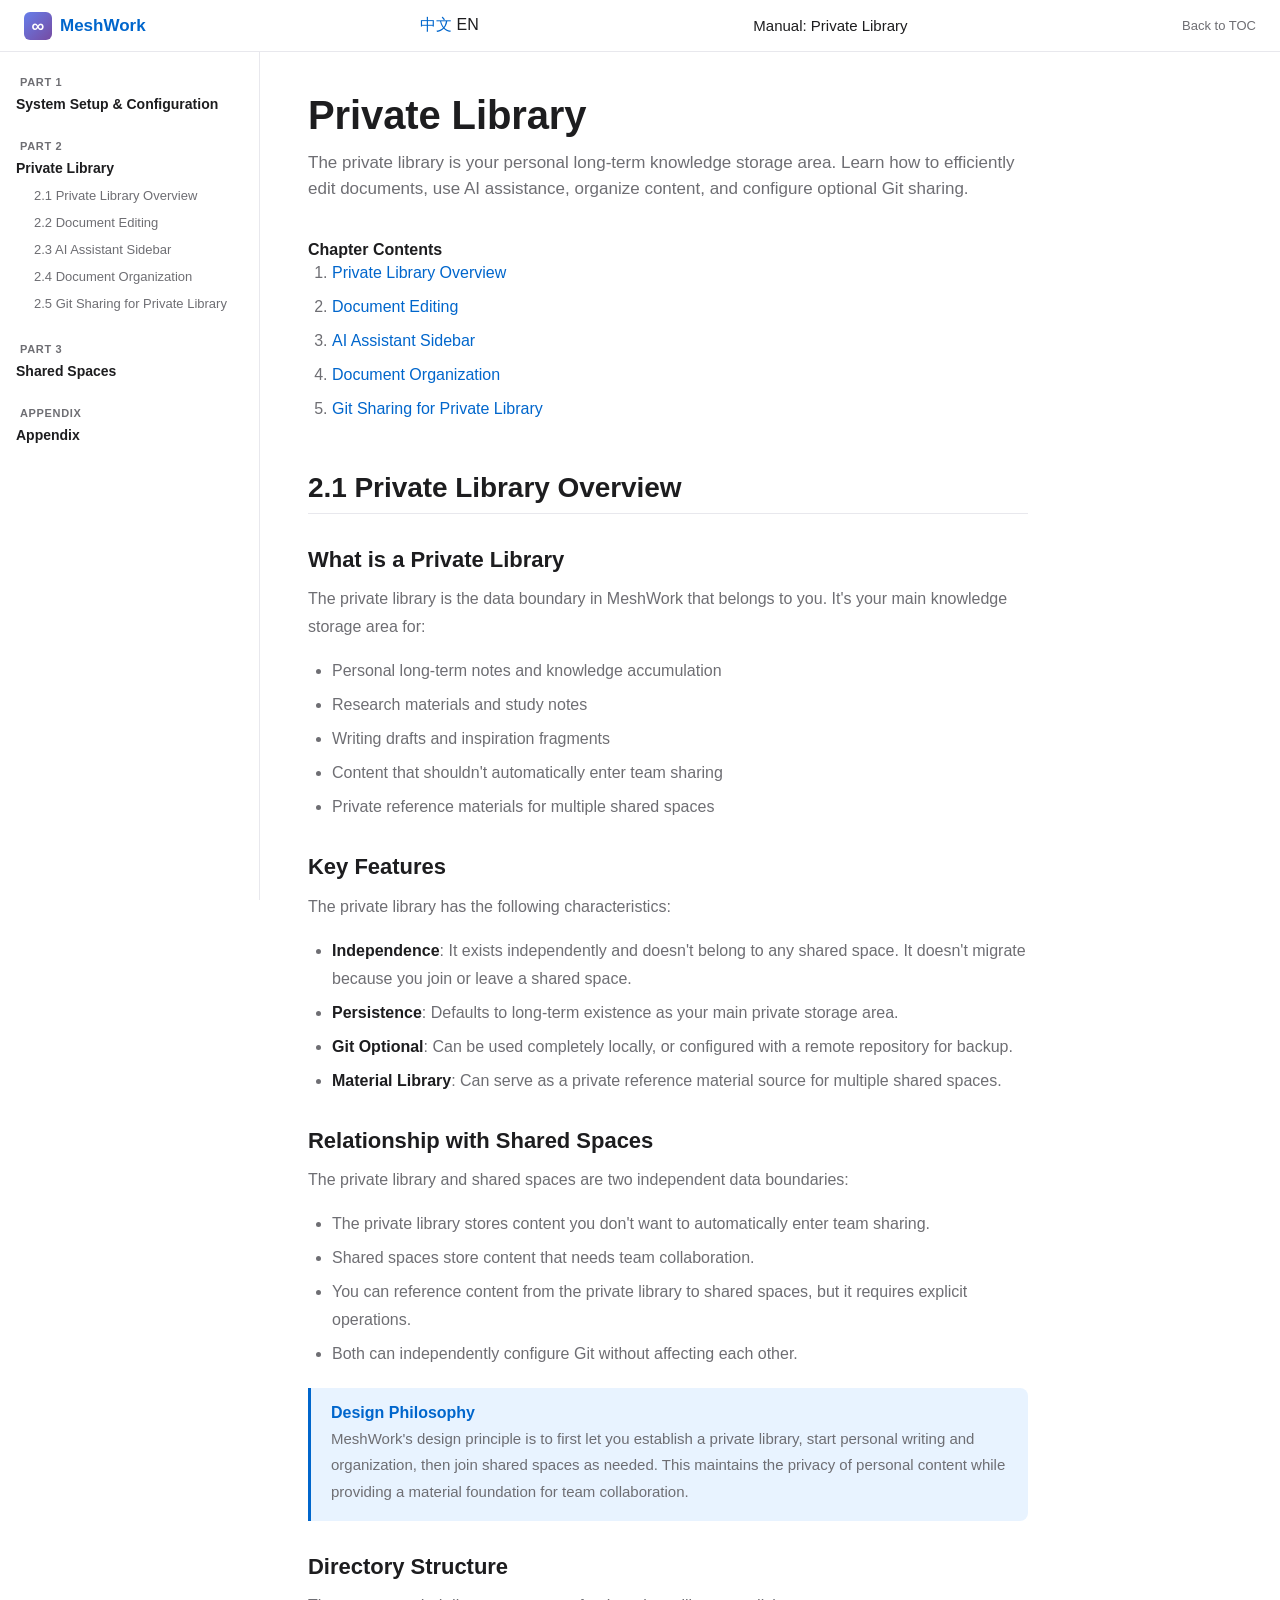
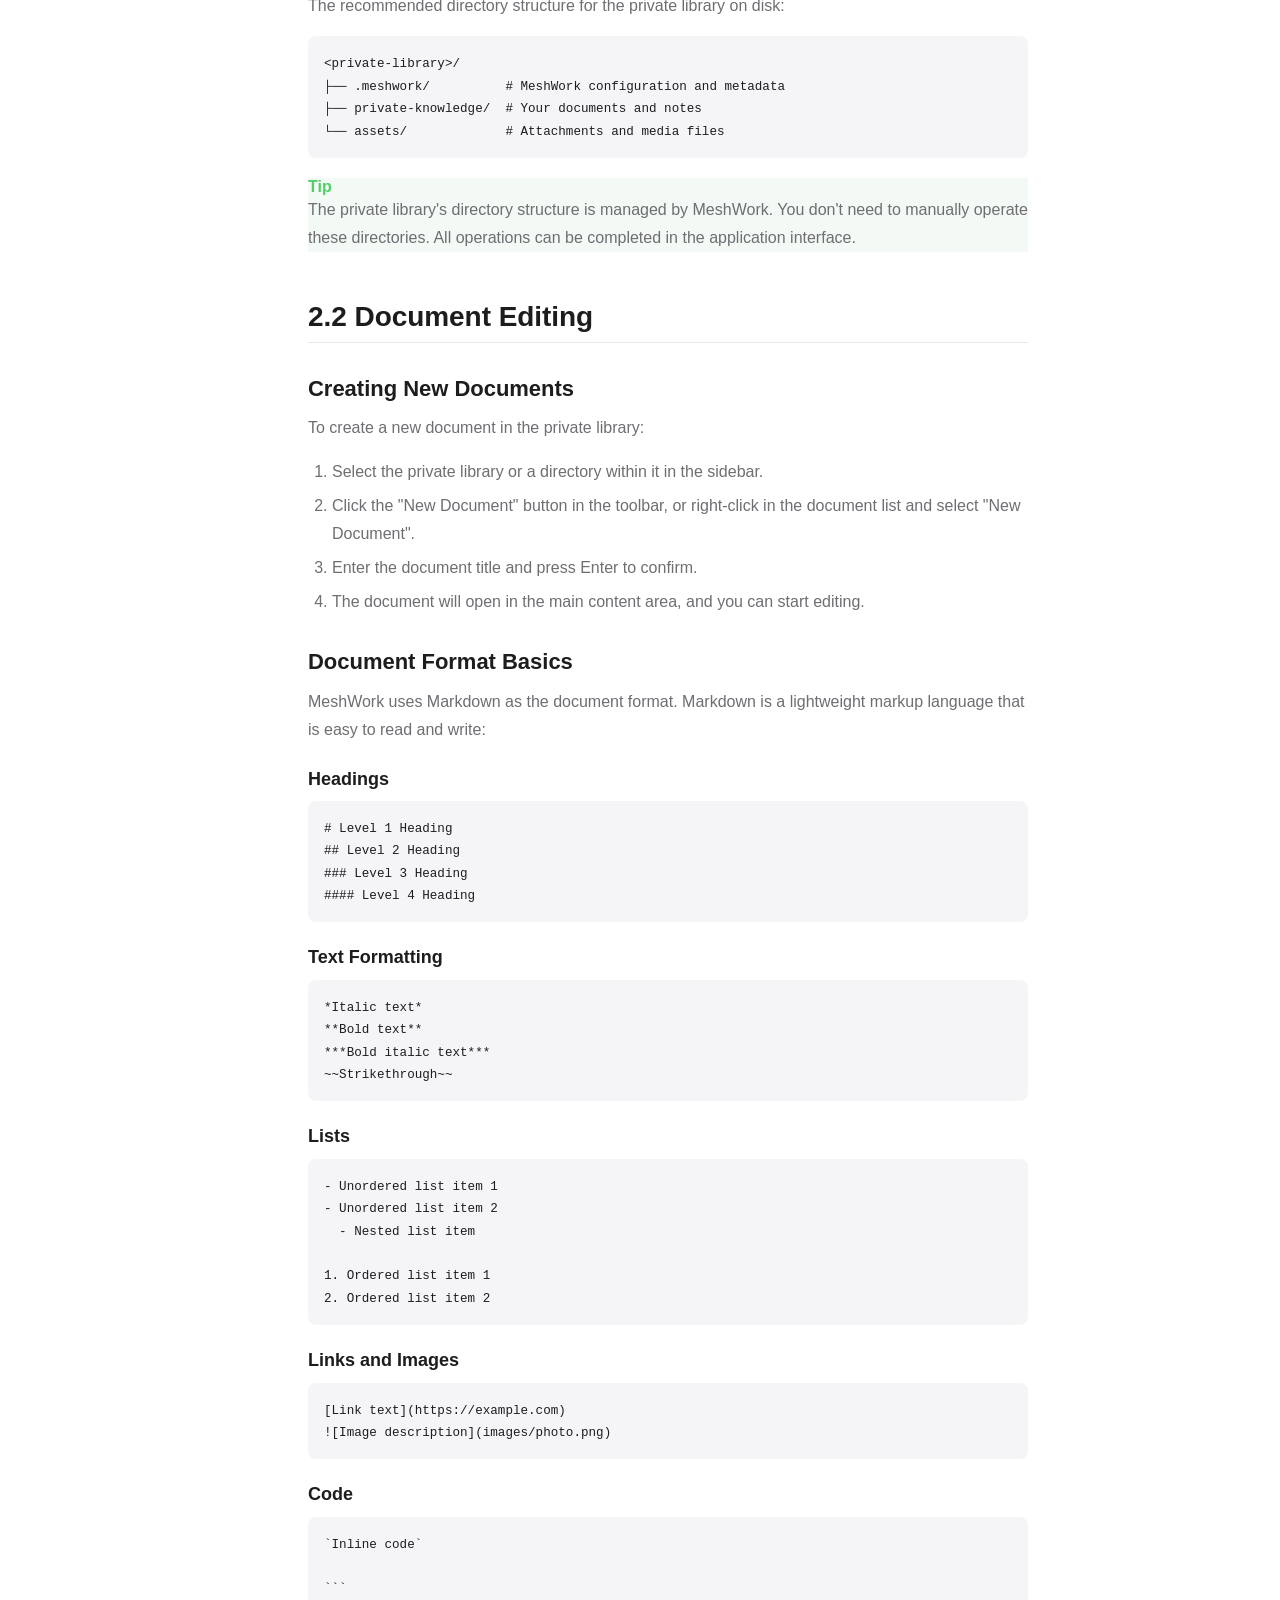
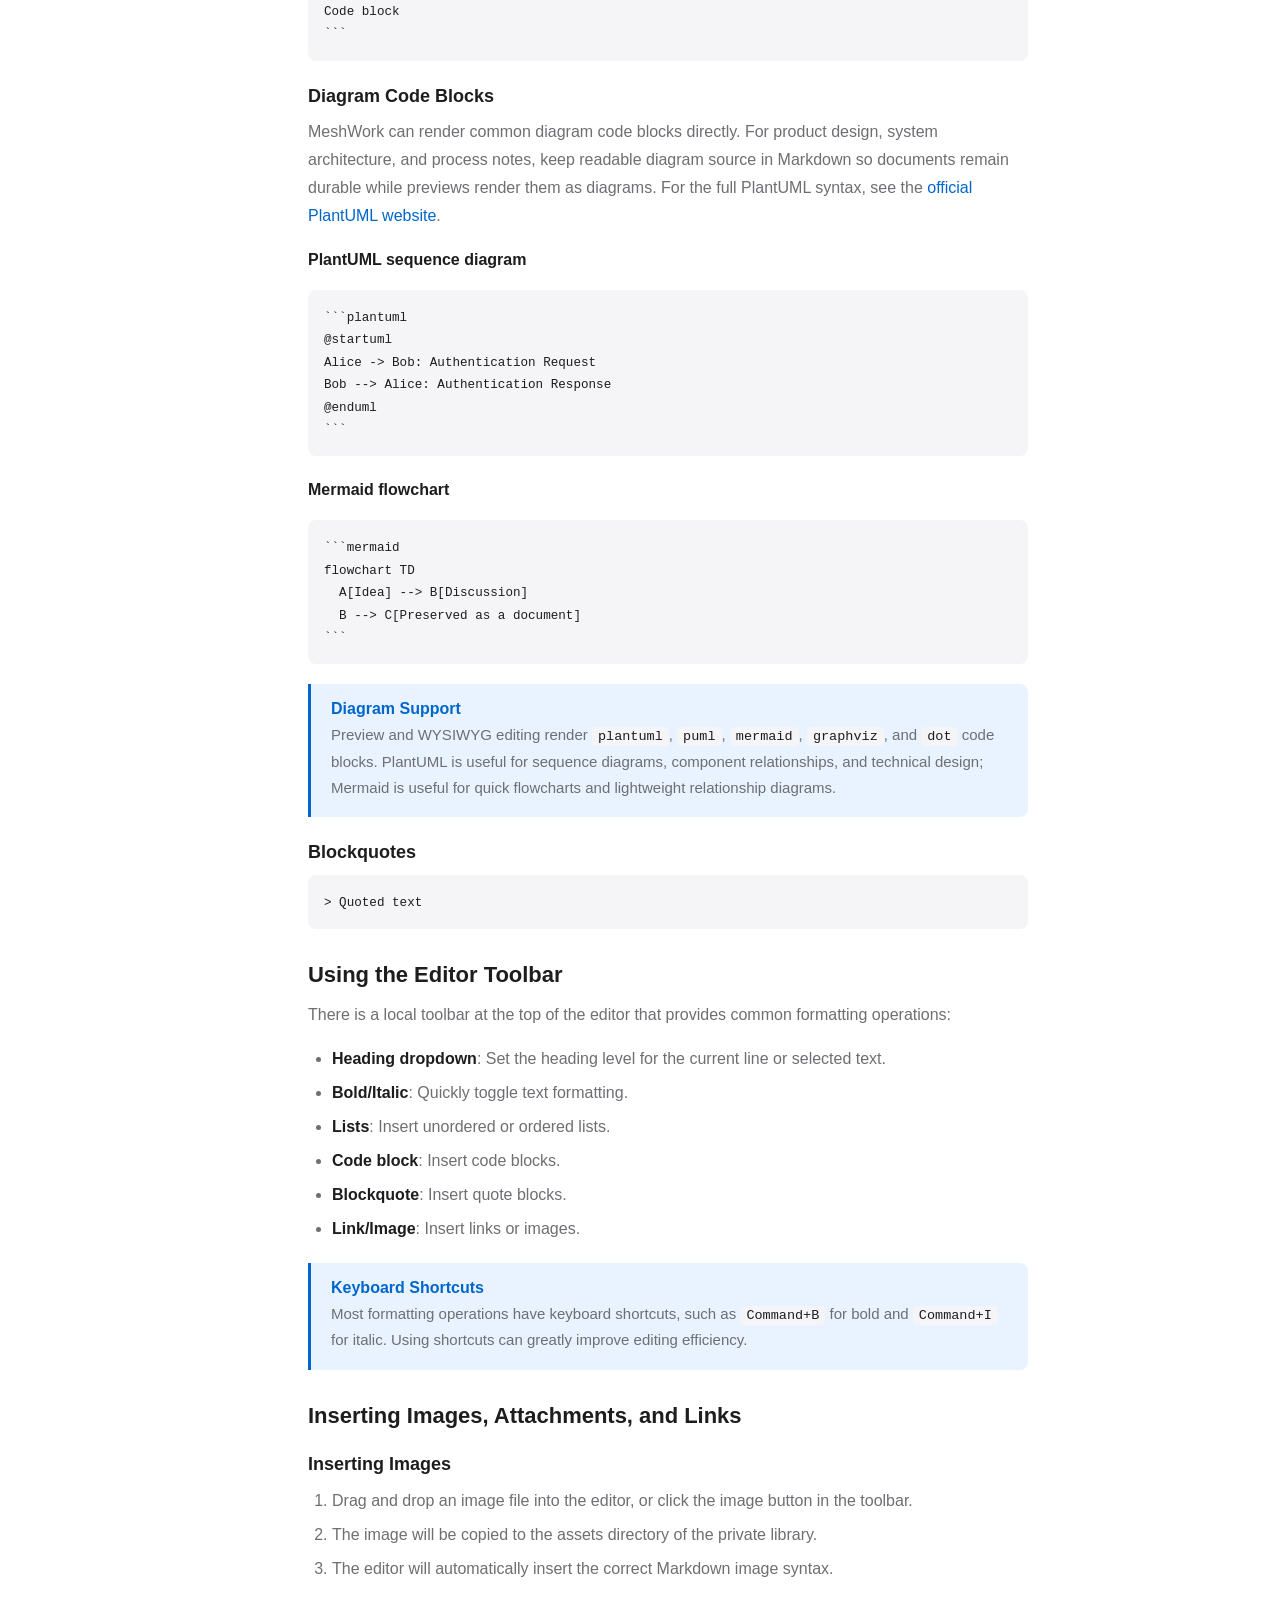
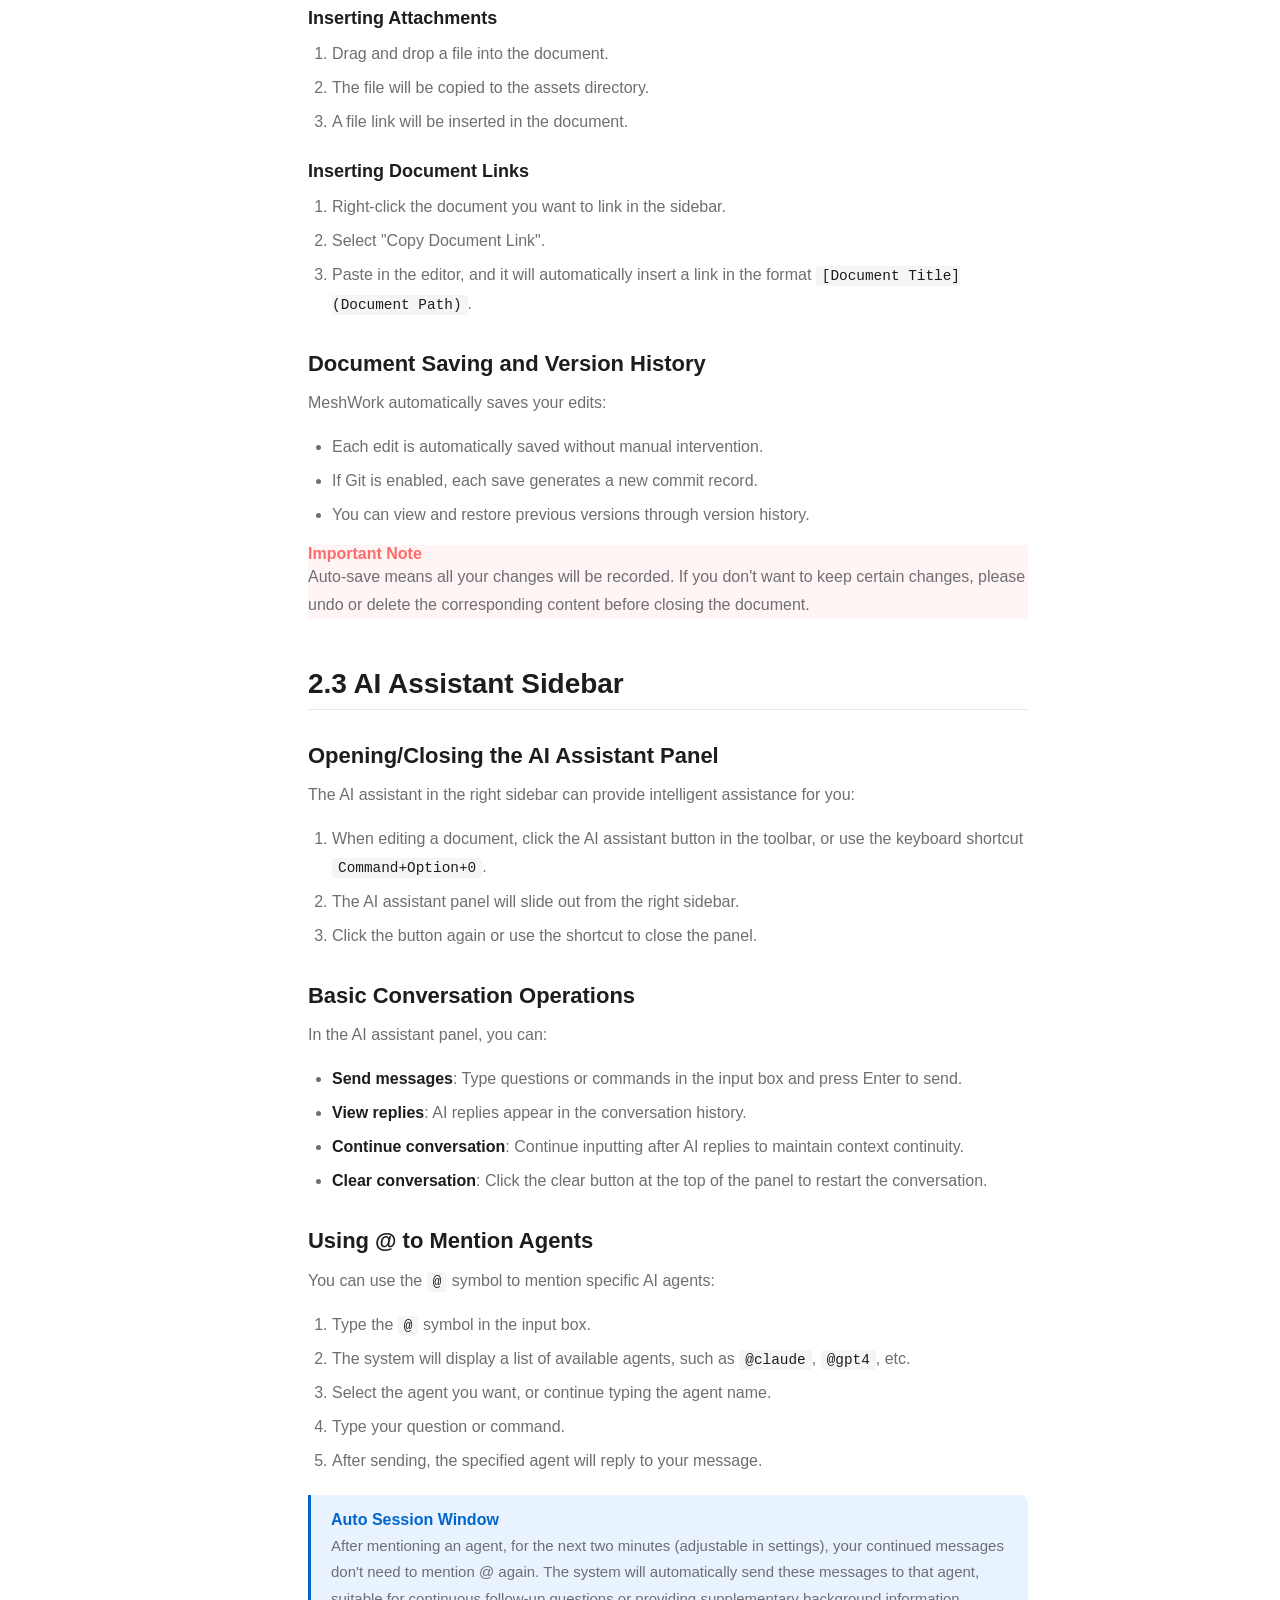
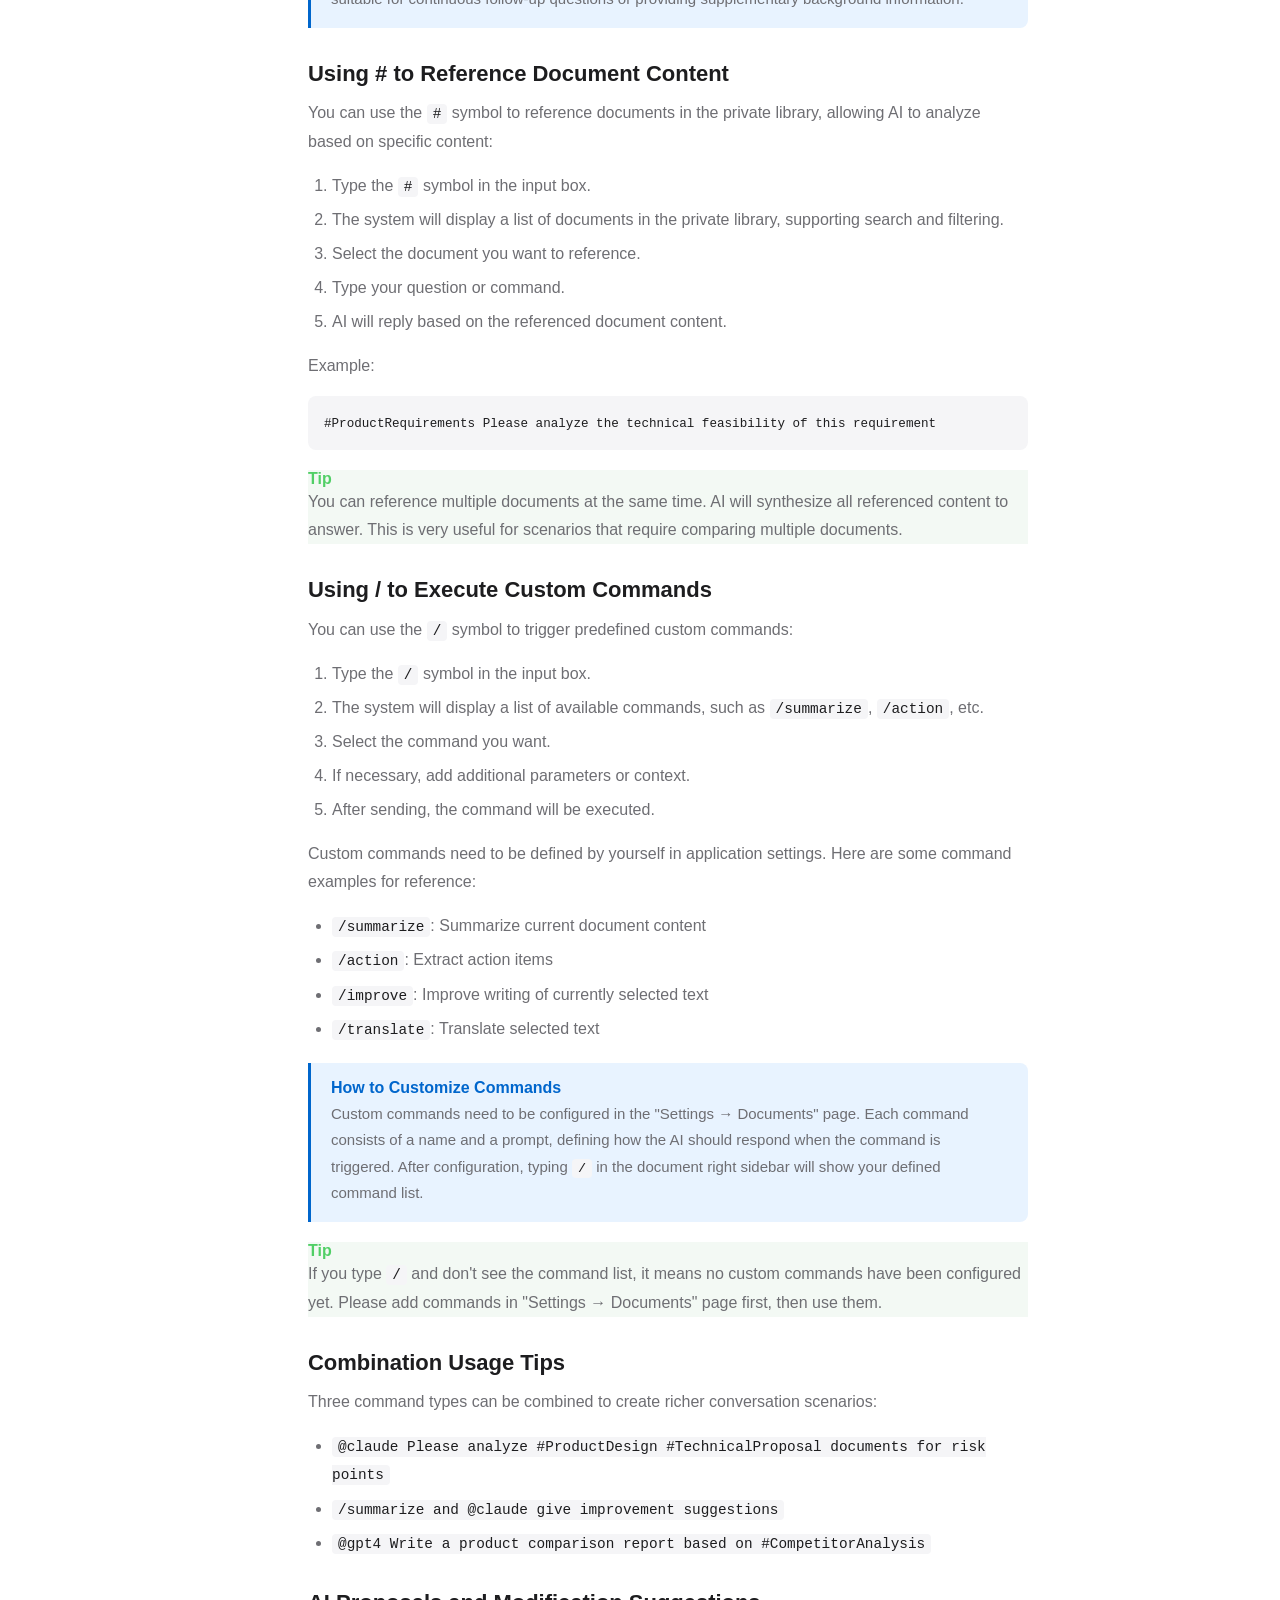
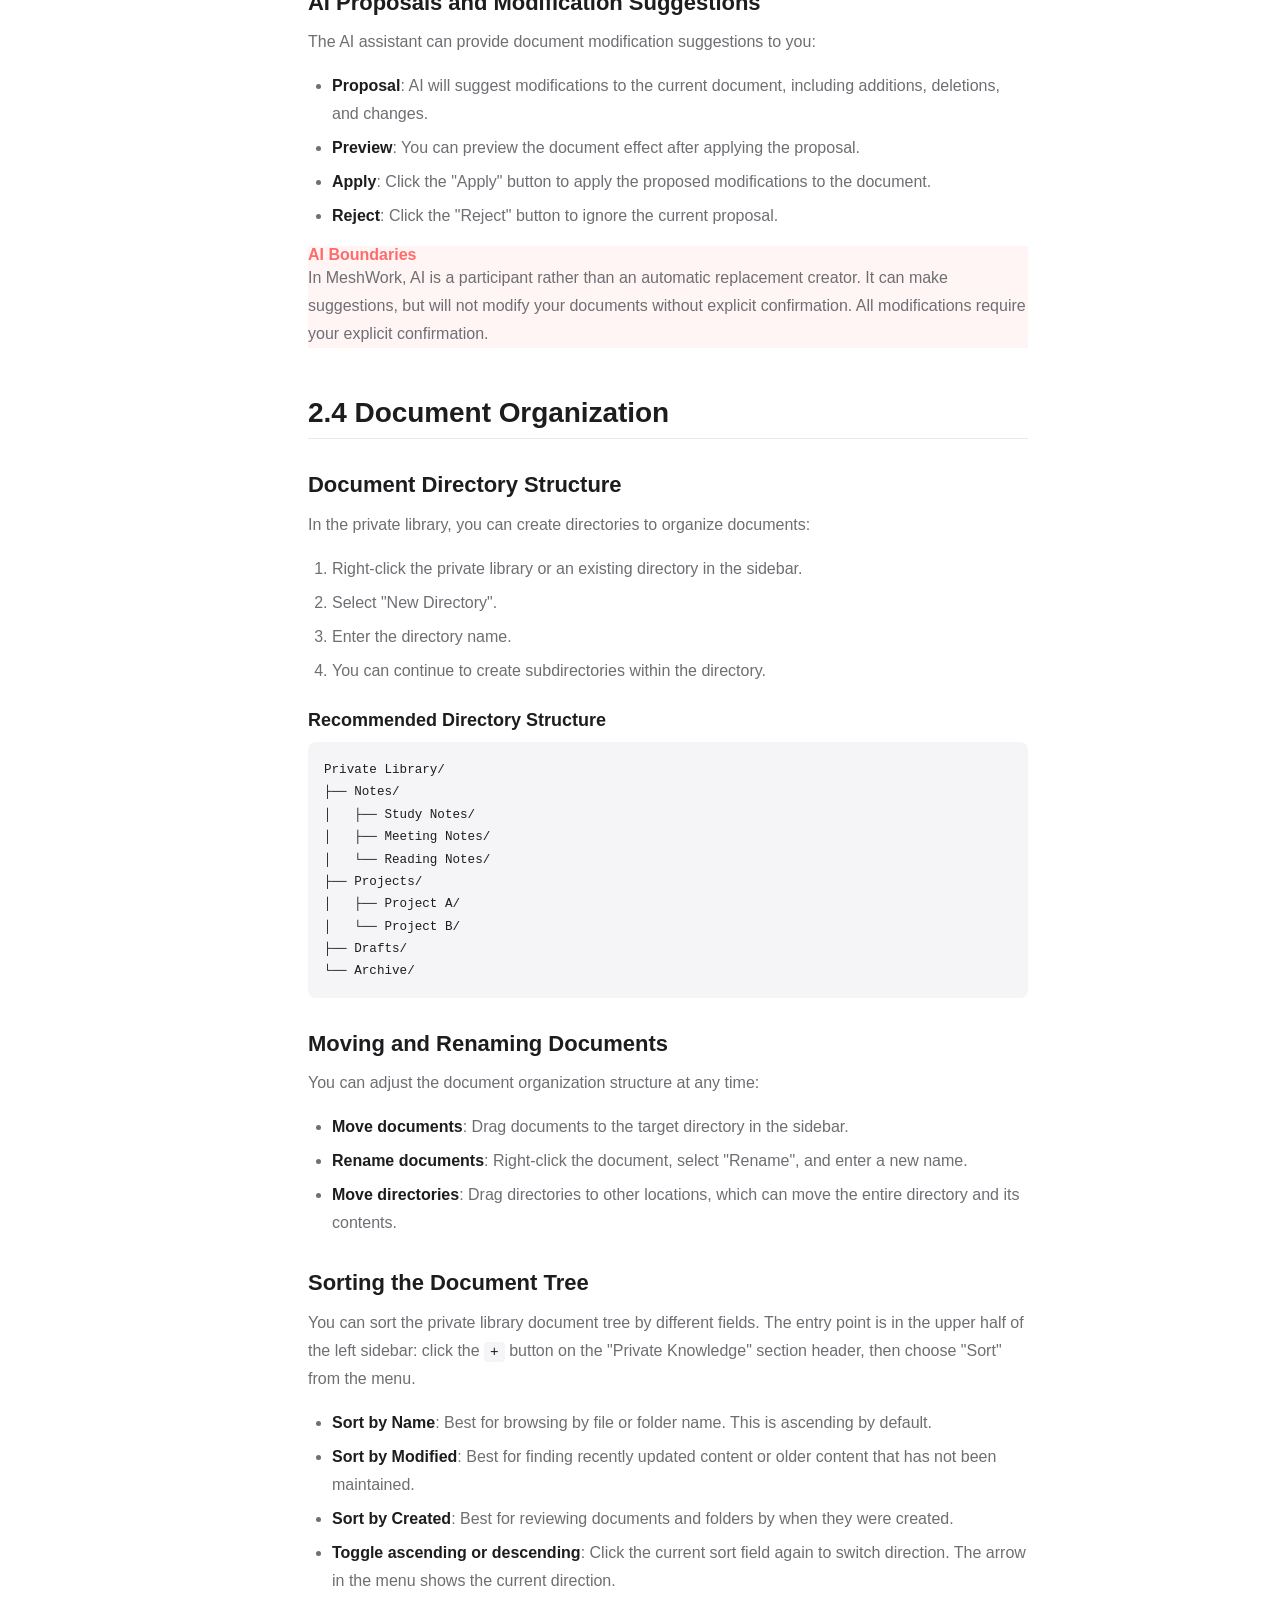
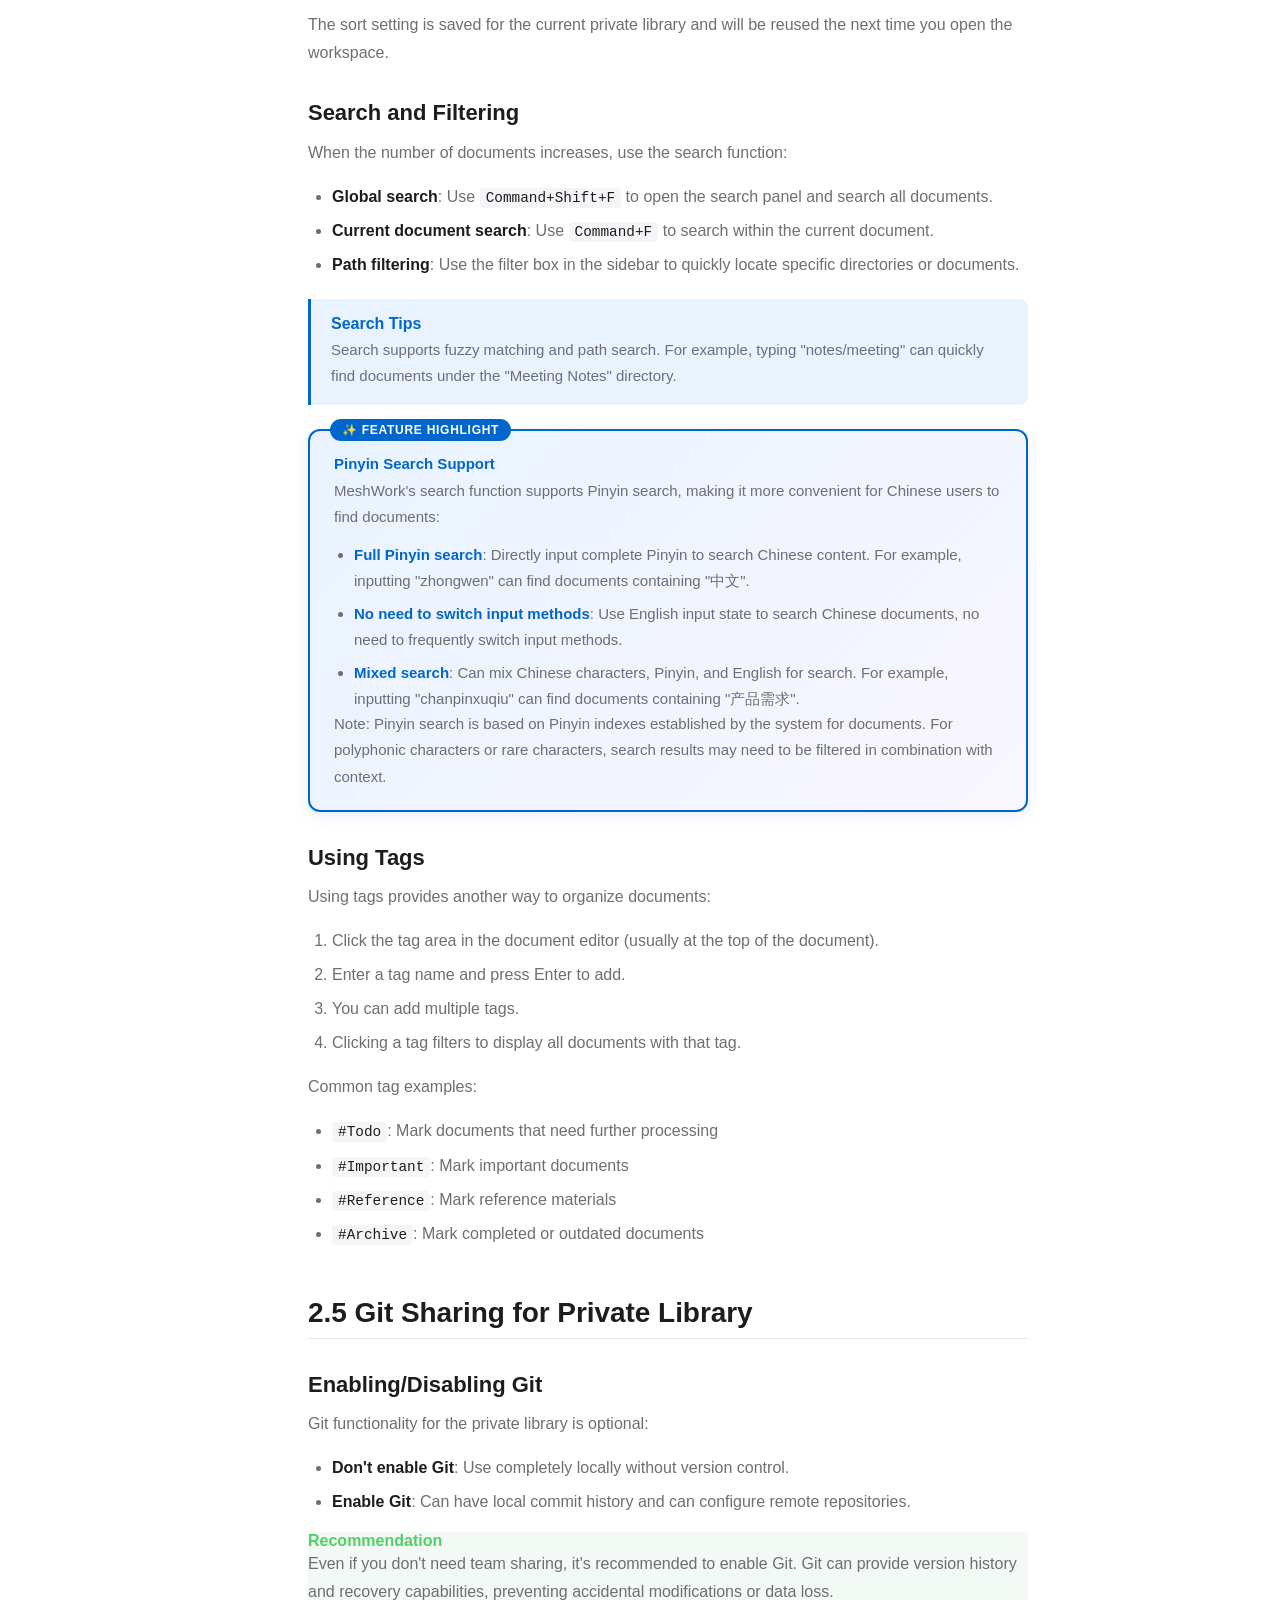
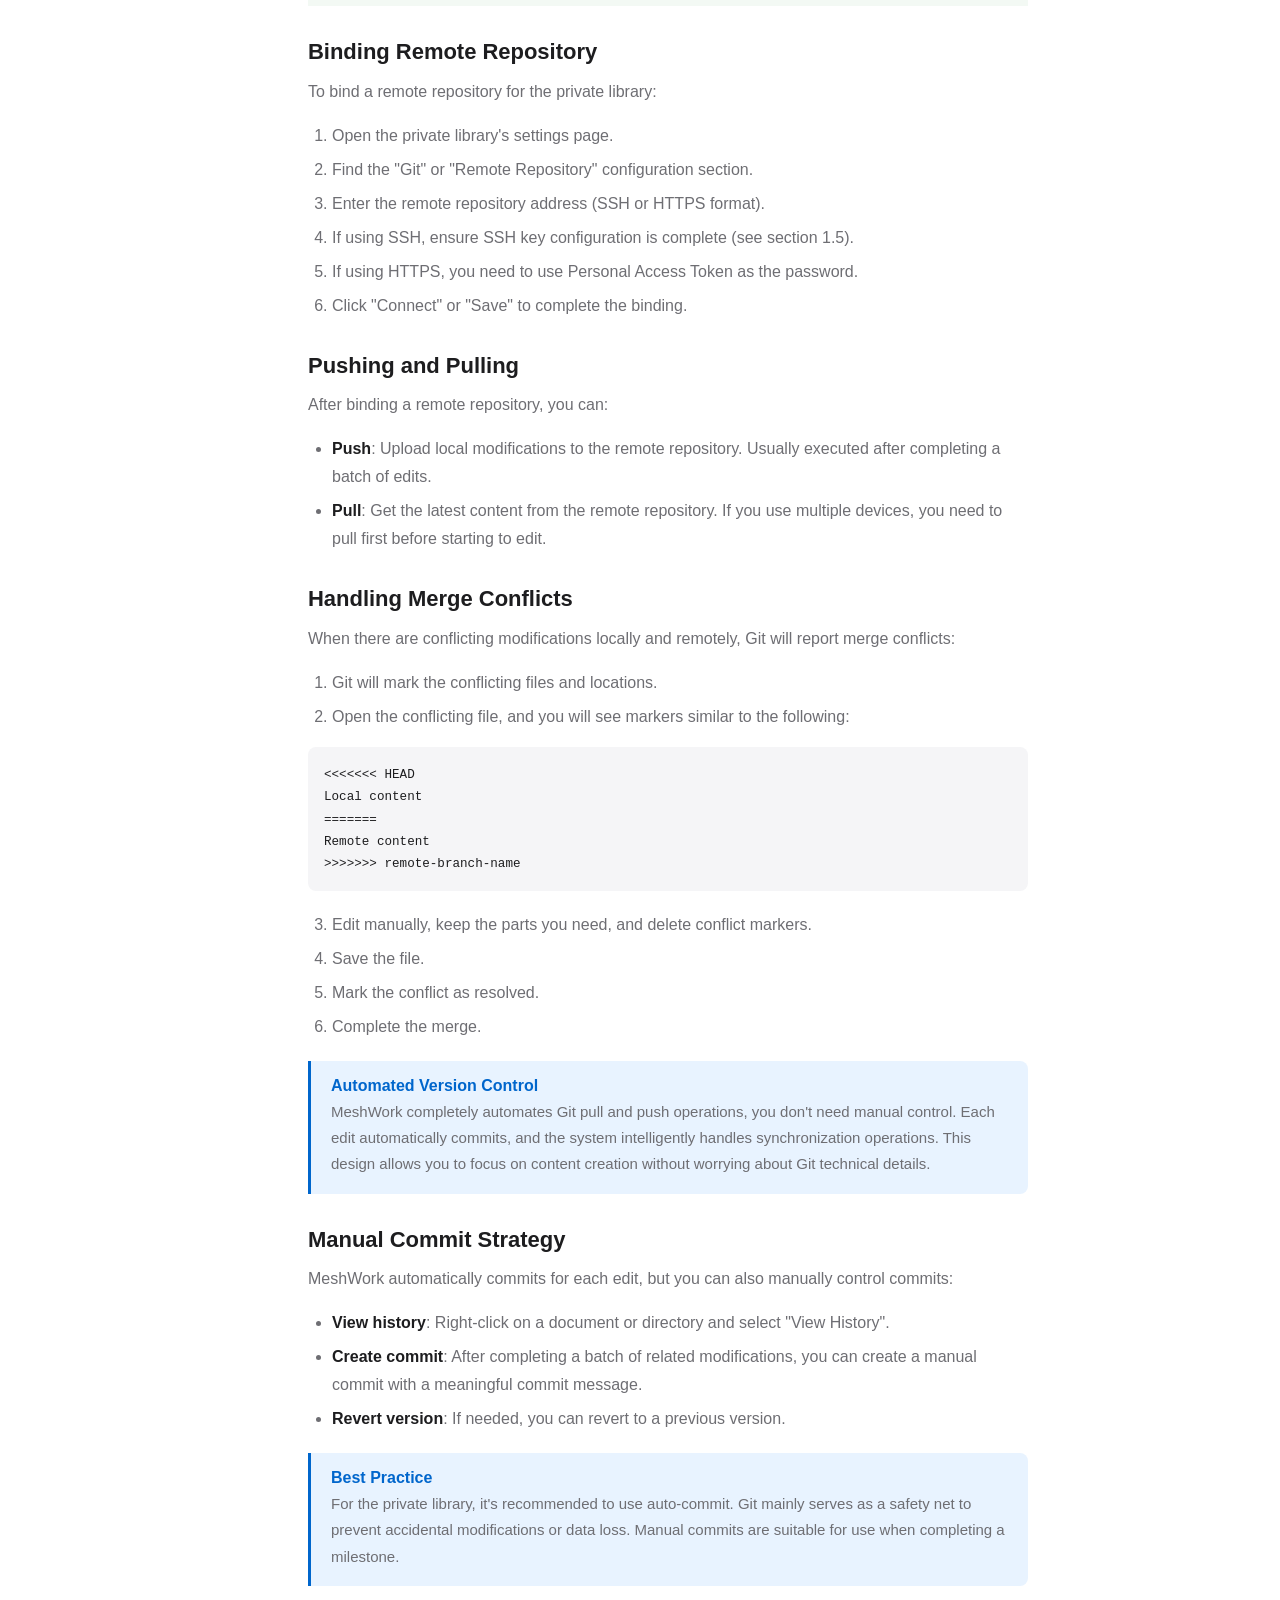
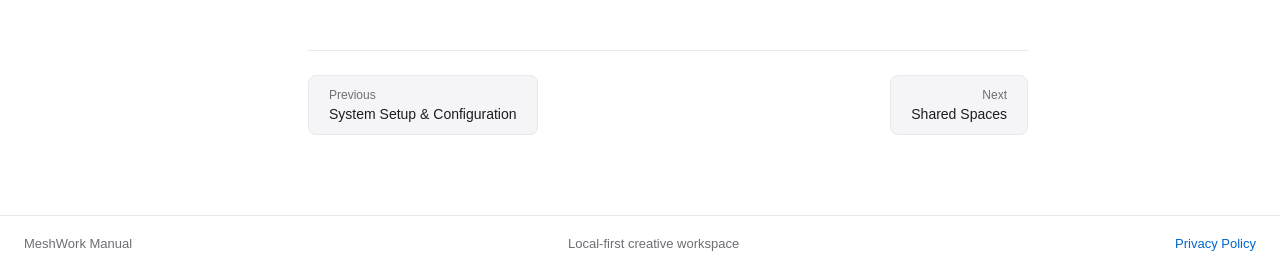
<file: manual-book-02-en.html>
<!doctype html>
<html lang="en">
  <head>
    <meta charset="utf-8">
    <meta name="viewport" content="width=device-width, initial-scale=1">
    <meta name="description" content="MeshWork Manual: Private Library usage guide - document editing, AI assistant sidebar, document organization, and Git sharing configuration.">
    <title>Private Library - MeshWork Manual</title>
    <link rel="icon" type="image/png" href="images/favicon.png">
    <link rel="apple-touch-icon" href="images/favicon.png">
    <link rel="stylesheet" href="manual-book.css">
  </head>
  <body>
    <header class="manual-book-header">
      <a class="manual-book-brand" href="index.html">
        <span>∞</span>
        <strong>MeshWork</strong>
      </a>
      <div class="language-switch">
        <a href="manual-book-02.html" class="lang-button">中文</a>
        <span class="lang-button is-active">EN</span>
      </div>
      <nav class="manual-book-nav">
        <span>Manual: Private Library</span>
      </nav>
      <a class="manual-book-home" href="manual-en.html">Back to TOC</a>
    </header>

    <div class="manual-book-layout">
      <aside class="manual-book-sidebar">
        <nav class="manual-book-toc">
          <div class="toc-section">
            <span class="toc-part">Part 1</span>
            <a href="manual-book-01-en.html" class="toc-title">System Setup & Configuration</a>
          </div>

          <div class="toc-section">
            <span class="toc-part">Part 2</span>
            <a href="manual-book-02-en.html" class="toc-title active">Private Library</a>
            <ul class="toc-list">
              <li><a href="#2-1">2.1 Private Library Overview</a></li>
              <li><a href="#2-2">2.2 Document Editing</a></li>
              <li><a href="#2-3">2.3 AI Assistant Sidebar</a></li>
              <li><a href="#2-4">2.4 Document Organization</a></li>
              <li><a href="#2-5">2.5 Git Sharing for Private Library</a></li>
            </ul>
          </div>

          <div class="toc-section">
            <span class="toc-part">Part 3</span>
            <a href="manual-book-03-en.html" class="toc-title">Shared Spaces</a>
          </div>

          <div class="toc-section">
            <span class="toc-part">Appendix</span>
            <a href="manual-book-appendix-en.html" class="toc-title">Appendix</a>
          </div>
        </nav>
      </aside>

      <main class="manual-book-main">
        <article class="manual-book-content">
          <h1>Private Library</h1>
          <p class="subtitle">The private library is your personal long-term knowledge storage area. Learn how to efficiently edit documents, use AI assistance, organize content, and configure optional Git sharing.</p>

          <nav class="manual-book-toc-mini">
            <strong>Chapter Contents</strong>
            <ol>
              <li><a href="#2-1">Private Library Overview</a></li>
              <li><a href="#2-2">Document Editing</a></li>
              <li><a href="#2-3">AI Assistant Sidebar</a></li>
              <li><a href="#2-4">Document Organization</a></li>
              <li><a href="#2-5">Git Sharing for Private Library</a></li>
            </ol>
          </nav>

          <h2 id="2-1">2.1 Private Library Overview</h2>

          <h3>What is a Private Library</h3>

          <p>The private library is the data boundary in MeshWork that belongs to you. It's your main knowledge storage area for:</p>

          <ul>
            <li>Personal long-term notes and knowledge accumulation</li>
            <li>Research materials and study notes</li>
            <li>Writing drafts and inspiration fragments</li>
            <li>Content that shouldn't automatically enter team sharing</li>
            <li>Private reference materials for multiple shared spaces</li>
          </ul>

          <h3>Key Features</h3>

          <p>The private library has the following characteristics:</p>

          <ul>
            <li><strong>Independence</strong>: It exists independently and doesn't belong to any shared space. It doesn't migrate because you join or leave a shared space.</li>
            <li><strong>Persistence</strong>: Defaults to long-term existence as your main private storage area.</li>
            <li><strong>Git Optional</strong>: Can be used completely locally, or configured with a remote repository for backup.</li>
            <li><strong>Material Library</strong>: Can serve as a private reference material source for multiple shared spaces.</li>
          </ul>

          <h3>Relationship with Shared Spaces</h3>

          <p>The private library and shared spaces are two independent data boundaries:</p>

          <ul>
            <li>The private library stores content you don't want to automatically enter team sharing.</li>
            <li>Shared spaces store content that needs team collaboration.</li>
            <li>You can reference content from the private library to shared spaces, but it requires explicit operations.</li>
            <li>Both can independently configure Git without affecting each other.</li>
          </ul>

          <div class="info-block">
            <strong>Design Philosophy</strong>
            <p>MeshWork's design principle is to first let you establish a private library, start personal writing and organization, then join shared spaces as needed. This maintains the privacy of personal content while providing a material foundation for team collaboration.</p>
          </div>

          <h3>Directory Structure</h3>

          <p>The recommended directory structure for the private library on disk:</p>

          <pre><code>&lt;private-library&gt;/
├── .meshwork/          # MeshWork configuration and metadata
├── private-knowledge/  # Your documents and notes
└── assets/             # Attachments and media files</code></pre>

          <div class="tip-block">
            <strong>Tip</strong>
            <p>The private library's directory structure is managed by MeshWork. You don't need to manually operate these directories. All operations can be completed in the application interface.</p>
          </div>

          <h2 id="2-2">2.2 Document Editing</h2>

          <h3>Creating New Documents</h3>

          <p>To create a new document in the private library:</p>

          <ol>
            <li>Select the private library or a directory within it in the sidebar.</li>
            <li>Click the "New Document" button in the toolbar, or right-click in the document list and select "New Document".</li>
            <li>Enter the document title and press Enter to confirm.</li>
            <li>The document will open in the main content area, and you can start editing.</li>
          </ol>

          <h3>Document Format Basics</h3>

          <p>MeshWork uses Markdown as the document format. Markdown is a lightweight markup language that is easy to read and write:</p>

          <h4>Headings</h4>
          <pre><code># Level 1 Heading
## Level 2 Heading
### Level 3 Heading
#### Level 4 Heading</code></pre>

          <h4>Text Formatting</h4>
          <pre><code>*Italic text*
**Bold text**
***Bold italic text***
~~Strikethrough~~</code></pre>

          <h4>Lists</h4>
          <pre><code>- Unordered list item 1
- Unordered list item 2
  - Nested list item

1. Ordered list item 1
2. Ordered list item 2</code></pre>

          <h4>Links and Images</h4>
          <pre><code>[Link text](https://example.com)
![Image description](images/photo.png)</code></pre>

          <h4>Code</h4>
          <pre><code>`Inline code`

```
Code block
```</code></pre>

          <h4>Diagram Code Blocks</h4>
          <p>MeshWork can render common diagram code blocks directly. For product design, system architecture, and process notes, keep readable diagram source in Markdown so documents remain durable while previews render them as diagrams. For the full PlantUML syntax, see the <a href="https://plantuml.com/" target="_blank" rel="noopener">official PlantUML website</a>.</p>

          <p><strong>PlantUML sequence diagram</strong></p>
          <pre><code>```plantuml
@startuml
Alice -> Bob: Authentication Request
Bob --> Alice: Authentication Response
@enduml
```</code></pre>

          <p><strong>Mermaid flowchart</strong></p>
          <pre><code>```mermaid
flowchart TD
  A[Idea] --> B[Discussion]
  B --> C[Preserved as a document]
```</code></pre>

          <div class="info-block">
            <strong>Diagram Support</strong>
            <p>Preview and WYSIWYG editing render <code>plantuml</code>, <code>puml</code>, <code>mermaid</code>, <code>graphviz</code>, and <code>dot</code> code blocks. PlantUML is useful for sequence diagrams, component relationships, and technical design; Mermaid is useful for quick flowcharts and lightweight relationship diagrams.</p>
          </div>

          <h4>Blockquotes</h4>
          <pre><code>> Quoted text</code></pre>

          <h3>Using the Editor Toolbar</h3>

          <p>There is a local toolbar at the top of the editor that provides common formatting operations:</p>

          <ul>
            <li><strong>Heading dropdown</strong>: Set the heading level for the current line or selected text.</li>
            <li><strong>Bold/Italic</strong>: Quickly toggle text formatting.</li>
            <li><strong>Lists</strong>: Insert unordered or ordered lists.</li>
            <li><strong>Code block</strong>: Insert code blocks.</li>
            <li><strong>Blockquote</strong>: Insert quote blocks.</li>
            <li><strong>Link/Image</strong>: Insert links or images.</li>
          </ul>

          <div class="info-block">
            <strong>Keyboard Shortcuts</strong>
            <p>Most formatting operations have keyboard shortcuts, such as <code>Command+B</code> for bold and <code>Command+I</code> for italic. Using shortcuts can greatly improve editing efficiency.</p>
          </div>

          <h3>Inserting Images, Attachments, and Links</h3>

          <h4>Inserting Images</h4>

          <ol>
            <li>Drag and drop an image file into the editor, or click the image button in the toolbar.</li>
            <li>The image will be copied to the assets directory of the private library.</li>
            <li>The editor will automatically insert the correct Markdown image syntax.</li>
          </ol>

          <h4>Inserting Attachments</h4>

          <ol>
            <li>Drag and drop a file into the document.</li>
            <li>The file will be copied to the assets directory.</li>
            <li>A file link will be inserted in the document.</li>
          </ol>

          <h4>Inserting Document Links</h4>

          <ol>
            <li>Right-click the document you want to link in the sidebar.</li>
            <li>Select "Copy Document Link".</li>
            <li>Paste in the editor, and it will automatically insert a link in the format <code>[Document Title](Document Path)</code>.</li>
          </ol>

          <h3>Document Saving and Version History</h3>

          <p>MeshWork automatically saves your edits:</p>

          <ul>
            <li>Each edit is automatically saved without manual intervention.</li>
            <li>If Git is enabled, each save generates a new commit record.</li>
            <li>You can view and restore previous versions through version history.</li>
          </ul>

          <div class="warning-block">
            <strong>Important Note</strong>
            <p>Auto-save means all your changes will be recorded. If you don't want to keep certain changes, please undo or delete the corresponding content before closing the document.</p>
          </div>

          <h2 id="2-3">2.3 AI Assistant Sidebar</h2>

          <h3>Opening/Closing the AI Assistant Panel</h3>

          <p>The AI assistant in the right sidebar can provide intelligent assistance for you:</p>

          <ol>
            <li>When editing a document, click the AI assistant button in the toolbar, or use the keyboard shortcut <code>Command+Option+0</code>.</li>
            <li>The AI assistant panel will slide out from the right sidebar.</li>
            <li>Click the button again or use the shortcut to close the panel.</li>
          </ol>

          <h3>Basic Conversation Operations</h3>

          <p>In the AI assistant panel, you can:</p>

          <ul>
            <li><strong>Send messages</strong>: Type questions or commands in the input box and press Enter to send.</li>
            <li><strong>View replies</strong>: AI replies appear in the conversation history.</li>
            <li><strong>Continue conversation</strong>: Continue inputting after AI replies to maintain context continuity.</li>
            <li><strong>Clear conversation</strong>: Click the clear button at the top of the panel to restart the conversation.</li>
          </ul>

          <h3>Using @ to Mention Agents</h3>

          <p>You can use the <code>@</code> symbol to mention specific AI agents:</p>

          <ol>
            <li>Type the <code>@</code> symbol in the input box.</li>
            <li>The system will display a list of available agents, such as <code>@claude</code>, <code>@gpt4</code>, etc.</li>
            <li>Select the agent you want, or continue typing the agent name.</li>
            <li>Type your question or command.</li>
            <li>After sending, the specified agent will reply to your message.</li>
          </ol>

          <div class="info-block">
            <strong>Auto Session Window</strong>
            <p>After mentioning an agent, for the next two minutes (adjustable in settings), your continued messages don't need to mention @ again. The system will automatically send these messages to that agent, suitable for continuous follow-up questions or providing supplementary background information.</p>
          </div>

          <h3>Using # to Reference Document Content</h3>

          <p>You can use the <code>#</code> symbol to reference documents in the private library, allowing AI to analyze based on specific content:</p>

          <ol>
            <li>Type the <code>#</code> symbol in the input box.</li>
            <li>The system will display a list of documents in the private library, supporting search and filtering.</li>
            <li>Select the document you want to reference.</li>
            <li>Type your question or command.</li>
            <li>AI will reply based on the referenced document content.</li>
          </ol>

          <p>Example:</p>
          <pre><code>#ProductRequirements Please analyze the technical feasibility of this requirement</code></pre>

          <div class="tip-block">
            <strong>Tip</strong>
            <p>You can reference multiple documents at the same time. AI will synthesize all referenced content to answer. This is very useful for scenarios that require comparing multiple documents.</p>
          </div>

          <h3>Using / to Execute Custom Commands</h3>

          <p>You can use the <code>/</code> symbol to trigger predefined custom commands:</p>

          <ol>
            <li>Type the <code>/</code> symbol in the input box.</li>
            <li>The system will display a list of available commands, such as <code>/summarize</code>, <code>/action</code>, etc.</li>
            <li>Select the command you want.</li>
            <li>If necessary, add additional parameters or context.</li>
            <li>After sending, the command will be executed.</li>
          </ol>

          <p>Custom commands need to be defined by yourself in application settings. Here are some command examples for reference:</p>

          <ul>
            <li><code>/summarize</code>: Summarize current document content</li>
            <li><code>/action</code>: Extract action items</li>
            <li><code>/improve</code>: Improve writing of currently selected text</li>
            <li><code>/translate</code>: Translate selected text</li>
          </ul>

          <div class="info-block">
            <strong>How to Customize Commands</strong>
            <p>Custom commands need to be configured in the "Settings → Documents" page. Each command consists of a name and a prompt, defining how the AI should respond when the command is triggered. After configuration, typing <code>/</code> in the document right sidebar will show your defined command list.</p>
          </div>

          <div class="tip-block">
            <strong>Tip</strong>
            <p>If you type <code>/</code> and don't see the command list, it means no custom commands have been configured yet. Please add commands in "Settings → Documents" page first, then use them.</p>
          </div>

          <h3>Combination Usage Tips</h3>

          <p>Three command types can be combined to create richer conversation scenarios:</p>

          <ul>
            <li><code>@claude Please analyze #ProductDesign #TechnicalProposal documents for risk points</code></li>
            <li><code>/summarize and @claude give improvement suggestions</code></li>
            <li><code>@gpt4 Write a product comparison report based on #CompetitorAnalysis</code></li>
          </ul>

          <h3>AI Proposals and Modification Suggestions</h3>

          <p>The AI assistant can provide document modification suggestions to you:</p>

          <ul>
            <li><strong>Proposal</strong>: AI will suggest modifications to the current document, including additions, deletions, and changes.</li>
            <li><strong>Preview</strong>: You can preview the document effect after applying the proposal.</li>
            <li><strong>Apply</strong>: Click the "Apply" button to apply the proposed modifications to the document.</li>
            <li><strong>Reject</strong>: Click the "Reject" button to ignore the current proposal.</li>
          </ul>

          <div class="warning-block">
            <strong>AI Boundaries</strong>
            <p>In MeshWork, AI is a participant rather than an automatic replacement creator. It can make suggestions, but will not modify your documents without explicit confirmation. All modifications require your explicit confirmation.</p>
          </div>

          <h2 id="2-4">2.4 Document Organization</h2>

          <h3>Document Directory Structure</h3>

          <p>In the private library, you can create directories to organize documents:</p>

          <ol>
            <li>Right-click the private library or an existing directory in the sidebar.</li>
            <li>Select "New Directory".</li>
            <li>Enter the directory name.</li>
            <li>You can continue to create subdirectories within the directory.</li>
          </ol>

          <h4>Recommended Directory Structure</h4>

          <pre><code>Private Library/
├── Notes/
│   ├── Study Notes/
│   ├── Meeting Notes/
│   └── Reading Notes/
├── Projects/
│   ├── Project A/
│   └── Project B/
├── Drafts/
└── Archive/</code></pre>

          <h3>Moving and Renaming Documents</h3>

          <p>You can adjust the document organization structure at any time:</p>

          <ul>
            <li><strong>Move documents</strong>: Drag documents to the target directory in the sidebar.</li>
            <li><strong>Rename documents</strong>: Right-click the document, select "Rename", and enter a new name.</li>
            <li><strong>Move directories</strong>: Drag directories to other locations, which can move the entire directory and its contents.</li>
          </ul>

          <h3>Sorting the Document Tree</h3>

          <p>You can sort the private library document tree by different fields. The entry point is in the upper half of the left sidebar: click the <code>+</code> button on the "Private Knowledge" section header, then choose "Sort" from the menu.</p>

          <ul>
            <li><strong>Sort by Name</strong>: Best for browsing by file or folder name. This is ascending by default.</li>
            <li><strong>Sort by Modified</strong>: Best for finding recently updated content or older content that has not been maintained.</li>
            <li><strong>Sort by Created</strong>: Best for reviewing documents and folders by when they were created.</li>
            <li><strong>Toggle ascending or descending</strong>: Click the current sort field again to switch direction. The arrow in the menu shows the current direction.</li>
          </ul>

          <p>The sort setting is saved for the current private library and will be reused the next time you open the workspace.</p>

          <h3>Search and Filtering</h3>

          <p>When the number of documents increases, use the search function:</p>

          <ul>
            <li><strong>Global search</strong>: Use <code>Command+Shift+F</code> to open the search panel and search all documents.</li>
            <li><strong>Current document search</strong>: Use <code>Command+F</code> to search within the current document.</li>
            <li><strong>Path filtering</strong>: Use the filter box in the sidebar to quickly locate specific directories or documents.</li>
          </ul>

          <div class="info-block">
            <strong>Search Tips</strong>
            <p>Search supports fuzzy matching and path search. For example, typing "notes/meeting" can quickly find documents under the "Meeting Notes" directory.</p>
          </div>

          <div class="highlight-block">
            <p><strong>Pinyin Search Support</strong></p>
            <p>MeshWork's search function supports Pinyin search, making it more convenient for Chinese users to find documents:</p>
            <ul>
              <li><strong>Full Pinyin search</strong>: Directly input complete Pinyin to search Chinese content. For example, inputting "zhongwen" can find documents containing "中文".</li>
              <li><strong>No need to switch input methods</strong>: Use English input state to search Chinese documents, no need to frequently switch input methods.</li>
              <li><strong>Mixed search</strong>: Can mix Chinese characters, Pinyin, and English for search. For example, inputting "chanpinxuqiu" can find documents containing "产品需求".</li>
            </ul>
            <p>Note: Pinyin search is based on Pinyin indexes established by the system for documents. For polyphonic characters or rare characters, search results may need to be filtered in combination with context.</p>
          </div>

          <h3>Using Tags</h3>

          <p>Using tags provides another way to organize documents:</p>

          <ol>
            <li>Click the tag area in the document editor (usually at the top of the document).</li>
            <li>Enter a tag name and press Enter to add.</li>
            <li>You can add multiple tags.</li>
            <li>Clicking a tag filters to display all documents with that tag.</li>
          </ol>

          <p>Common tag examples:</p>

          <ul>
            <li><code>#Todo</code>: Mark documents that need further processing</li>
            <li><code>#Important</code>: Mark important documents</li>
            <li><code>#Reference</code>: Mark reference materials</li>
            <li><code>#Archive</code>: Mark completed or outdated documents</li>
          </ul>

          <h2 id="2-5">2.5 Git Sharing for Private Library</h2>

          <h3>Enabling/Disabling Git</h3>

          <p>Git functionality for the private library is optional:</p>

          <ul>
            <li><strong>Don't enable Git</strong>: Use completely locally without version control.</li>
            <li><strong>Enable Git</strong>: Can have local commit history and can configure remote repositories.</li>
          </ul>

          <div class="tip-block">
            <strong>Recommendation</strong>
            <p>Even if you don't need team sharing, it's recommended to enable Git. Git can provide version history and recovery capabilities, preventing accidental modifications or data loss.</p>
          </div>

          <h3>Binding Remote Repository</h3>

          <p>To bind a remote repository for the private library:</p>

          <ol>
            <li>Open the private library's settings page.</li>
            <li>Find the "Git" or "Remote Repository" configuration section.</li>
            <li>Enter the remote repository address (SSH or HTTPS format).</li>
            <li>If using SSH, ensure SSH key configuration is complete (see section 1.5).</li>
            <li>If using HTTPS, you need to use Personal Access Token as the password.</li>
            <li>Click "Connect" or "Save" to complete the binding.</li>
          </ol>

          <h3>Pushing and Pulling</h3>

          <p>After binding a remote repository, you can:</p>

          <ul>
            <li><strong>Push</strong>: Upload local modifications to the remote repository. Usually executed after completing a batch of edits.</li>
            <li><strong>Pull</strong>: Get the latest content from the remote repository. If you use multiple devices, you need to pull first before starting to edit.</li>
          </ul>

          <h3>Handling Merge Conflicts</h3>

          <p>When there are conflicting modifications locally and remotely, Git will report merge conflicts:</p>

          <ol>
            <li>Git will mark the conflicting files and locations.</li>
            <li>Open the conflicting file, and you will see markers similar to the following:</li>
          </ol>

          <pre><code>&lt;&lt;&lt;&lt;&lt;&lt;&lt; HEAD
Local content
=======
Remote content
&gt;&gt;&gt;&gt;&gt;&gt;&gt; remote-branch-name</code></pre>

          <ol start="3">
            <li>Edit manually, keep the parts you need, and delete conflict markers.</li>
            <li>Save the file.</li>
            <li>Mark the conflict as resolved.</li>
            <li>Complete the merge.</li>
          </ol>

          <div class="info-block">
            <strong>Automated Version Control</strong>
            <p>MeshWork completely automates Git pull and push operations, you don't need manual control. Each edit automatically commits, and the system intelligently handles synchronization operations. This design allows you to focus on content creation without worrying about Git technical details.</p>
          </div>

          <h3>Manual Commit Strategy</h3>

          <p>MeshWork automatically commits for each edit, but you can also manually control commits:</p>

          <ul>
            <li><strong>View history</strong>: Right-click on a document or directory and select "View History".</li>
            <li><strong>Create commit</strong>: After completing a batch of related modifications, you can create a manual commit with a meaningful commit message.</li>
            <li><strong>Revert version</strong>: If needed, you can revert to a previous version.</li>
          </ul>

          <div class="info-block">
            <strong>Best Practice</strong>
            <p>For the private library, it's recommended to use auto-commit. Git mainly serves as a safety net to prevent accidental modifications or data loss. Manual commits are suitable for use when completing a milestone.</p>
          </div>

          <nav class="manual-book-nav-buttons">
            <a href="manual-book-01-en.html" class="nav-button prev">
              <span>Previous</span>
              <strong>System Setup & Configuration</strong>
            </a>
            <a href="manual-book-03-en.html" class="nav-button next">
              <span>Next</span>
              <strong>Shared Spaces</strong>
            </a>
          </nav>
        </article>
      </main>
    </div>

    <footer class="manual-book-footer">
      <span>MeshWork Manual</span>
      <span>Local-first creative workspace</span>
      <a href="privacy.html">Privacy Policy</a>
    </footer>

    <script src="manual-lang-redirect.js"></script>
  </body>
</html>
</file>
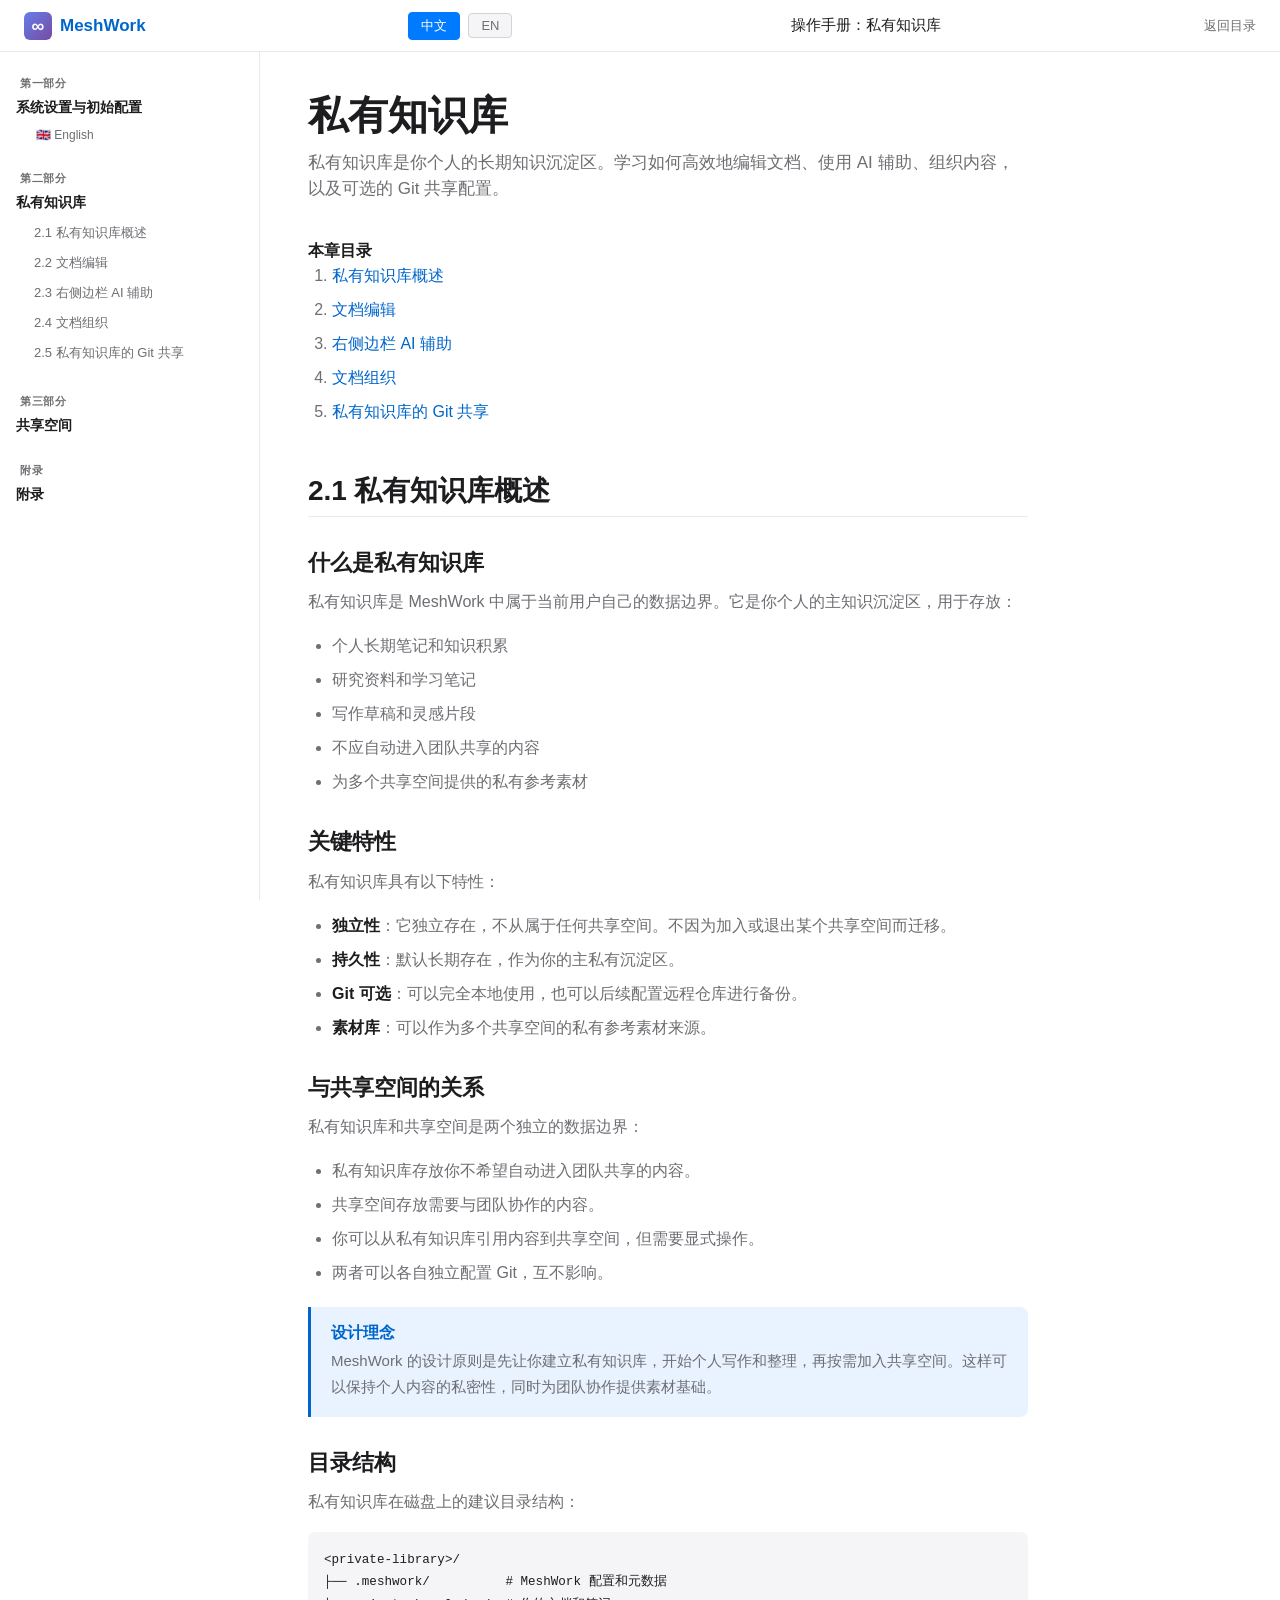
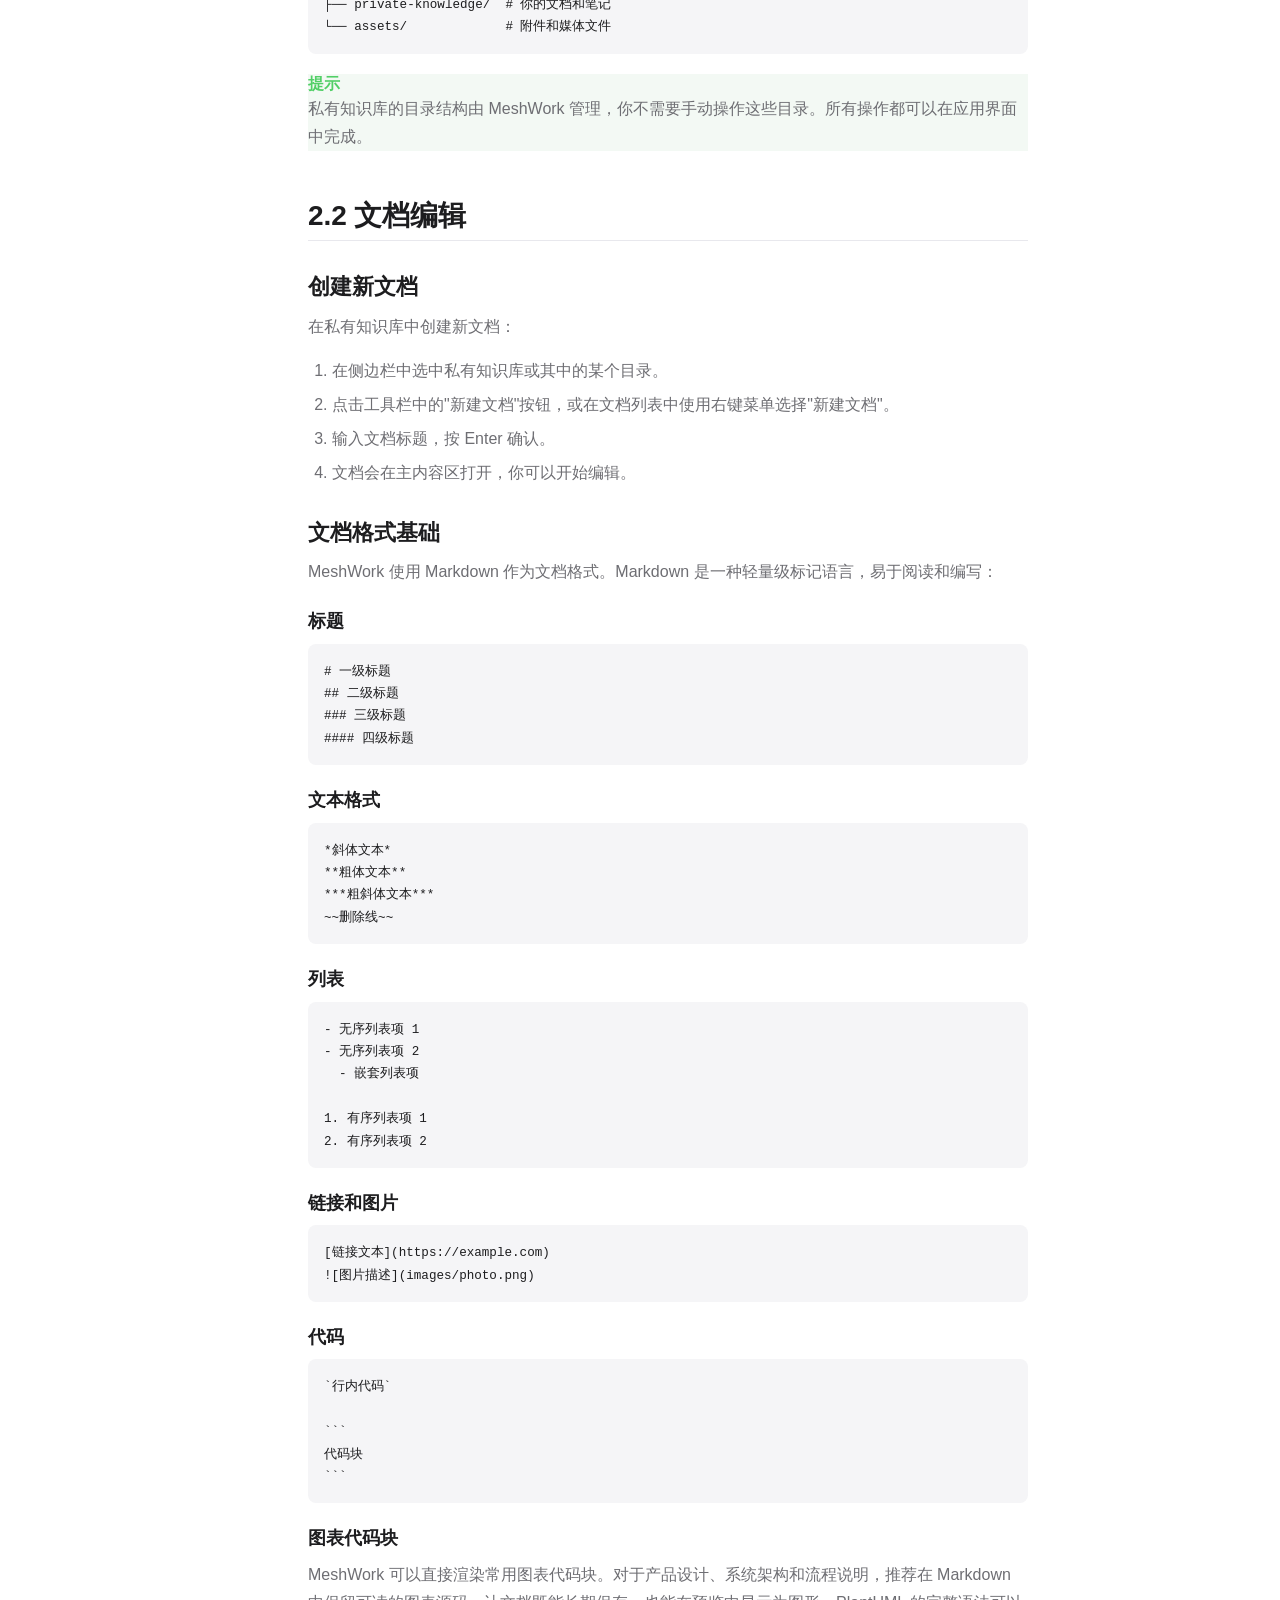
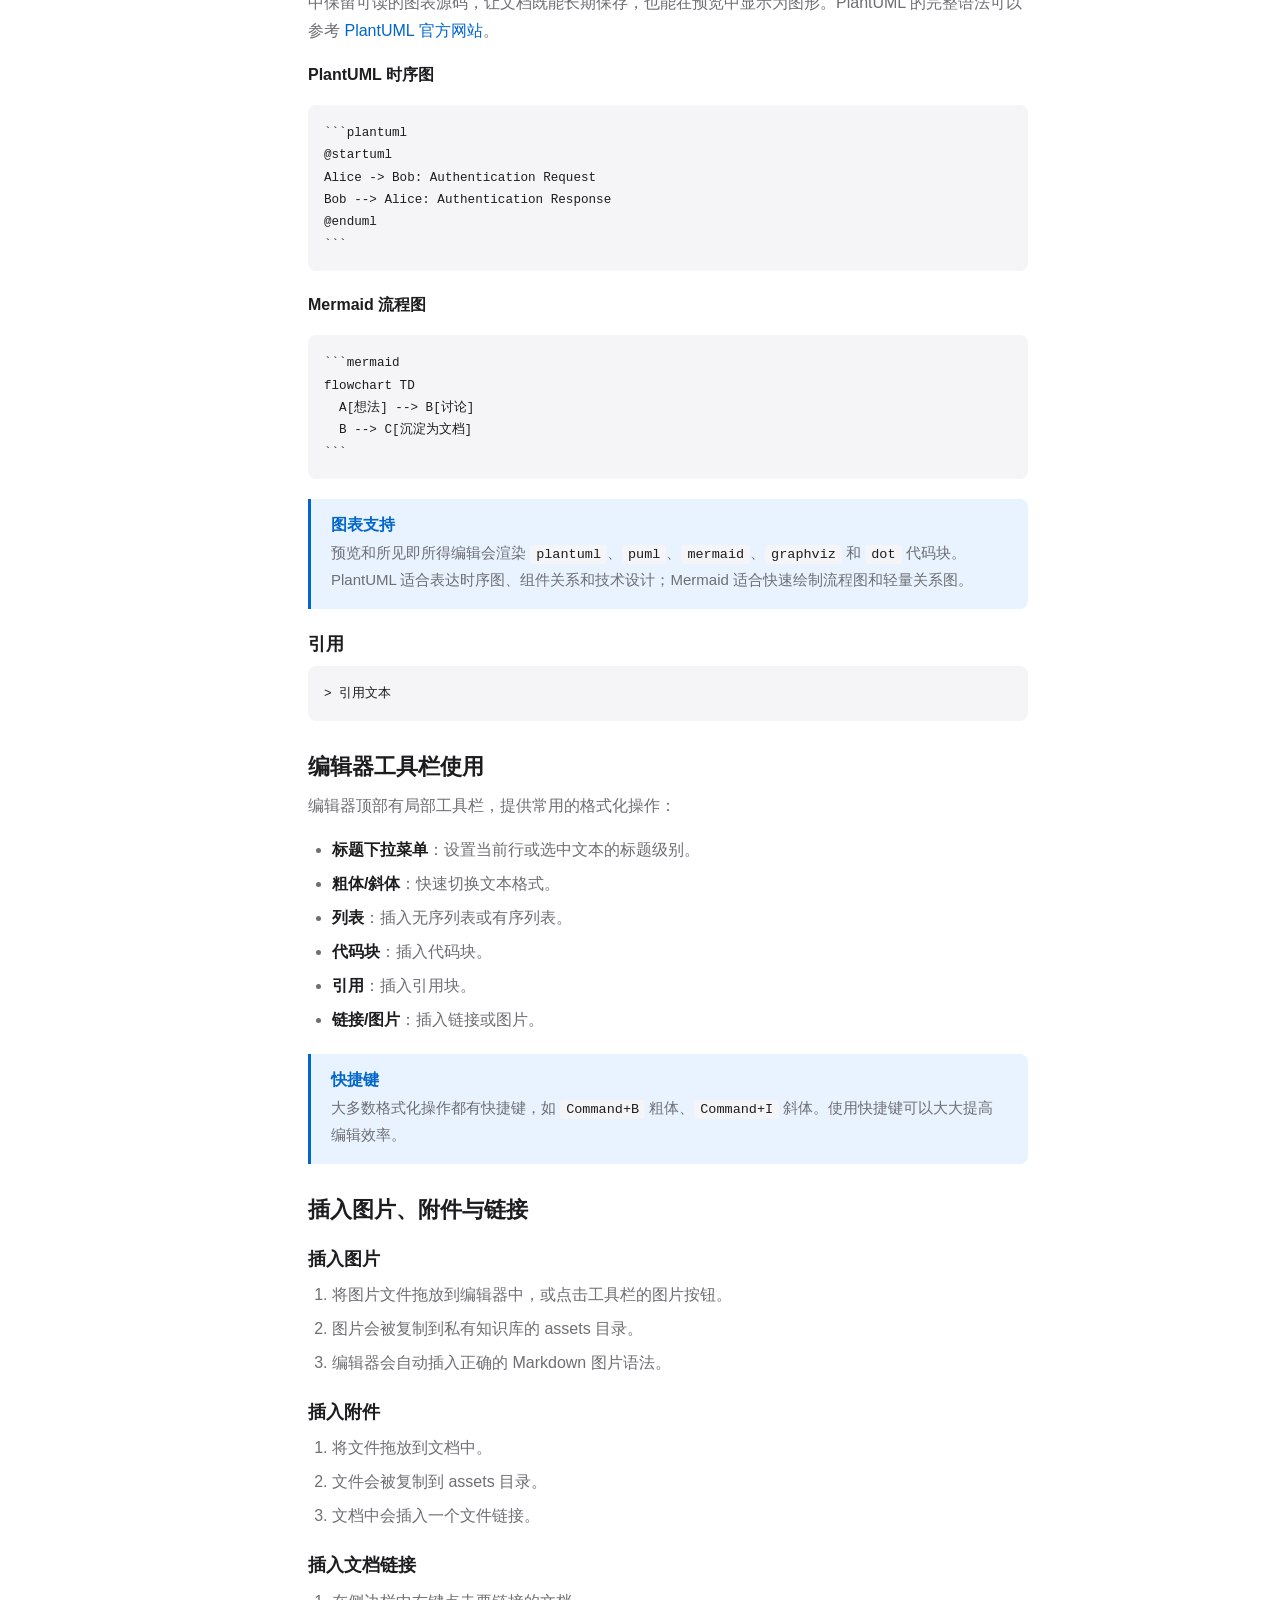
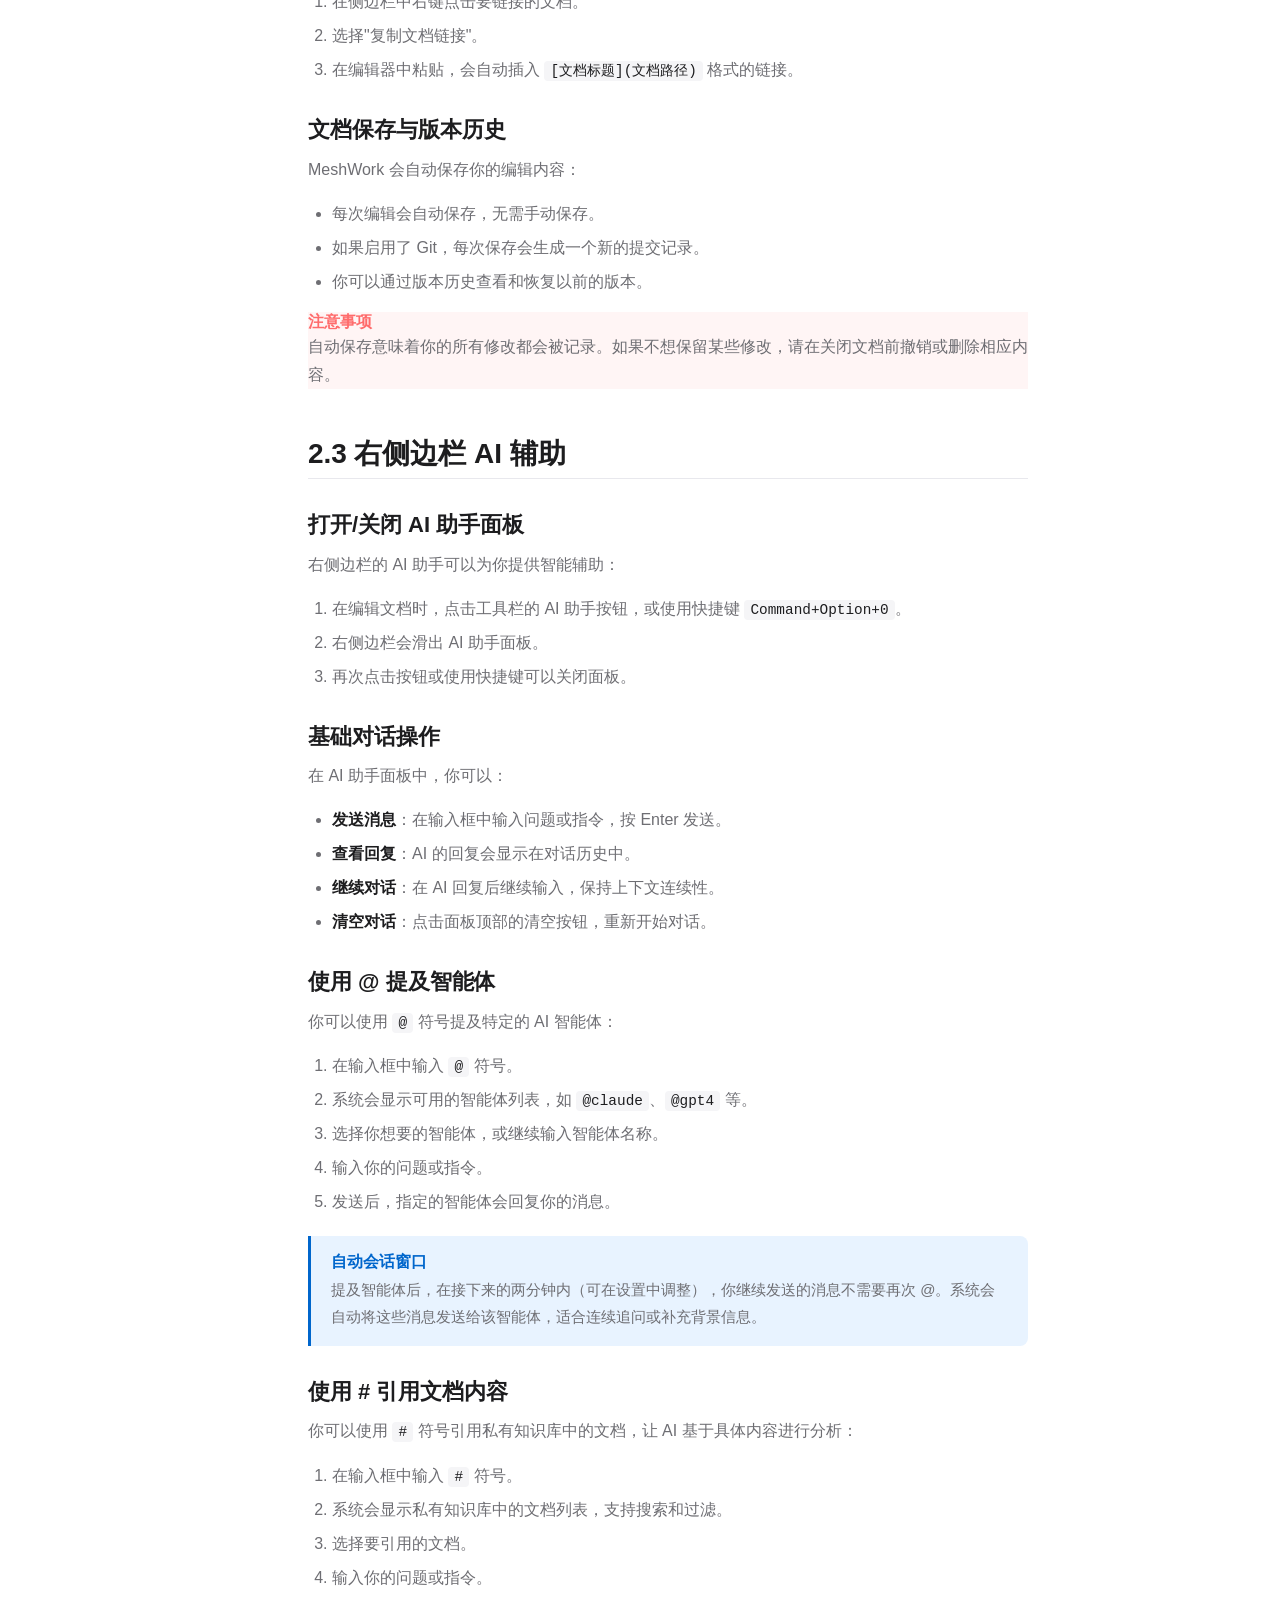
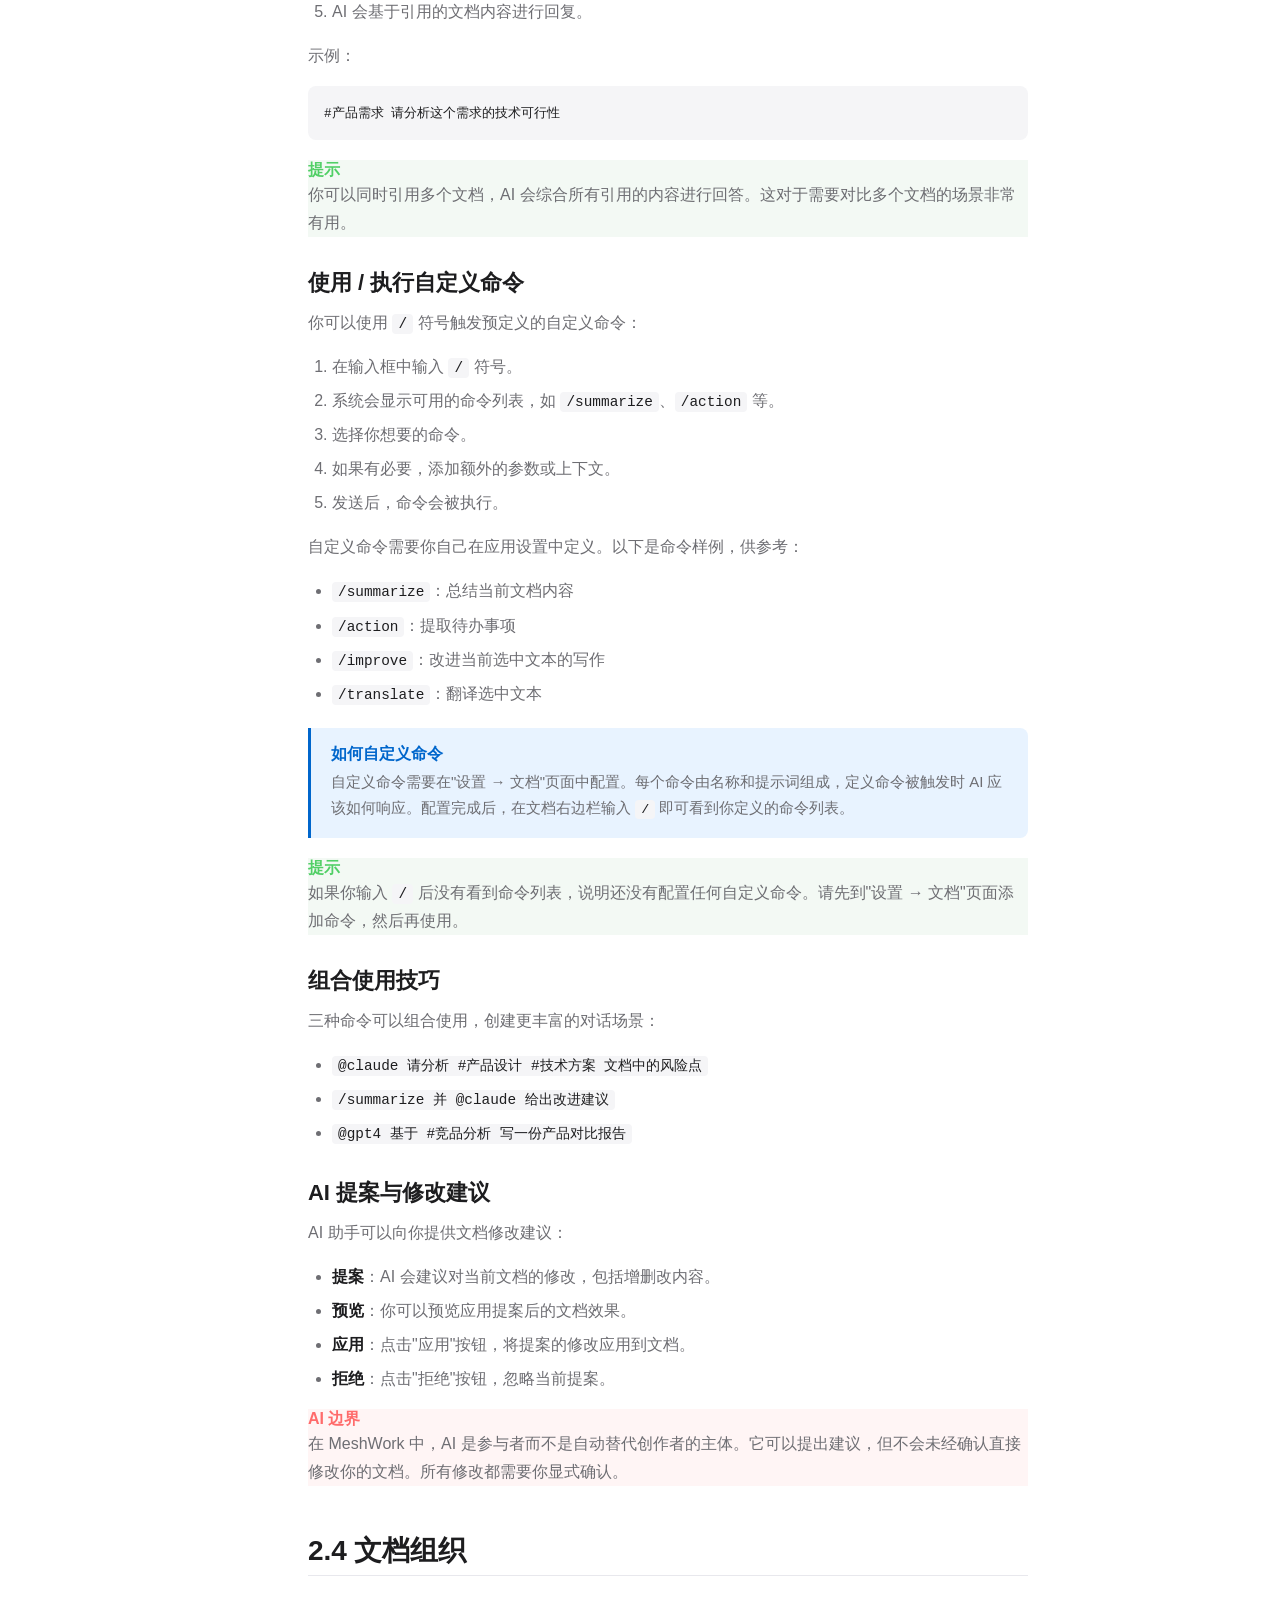
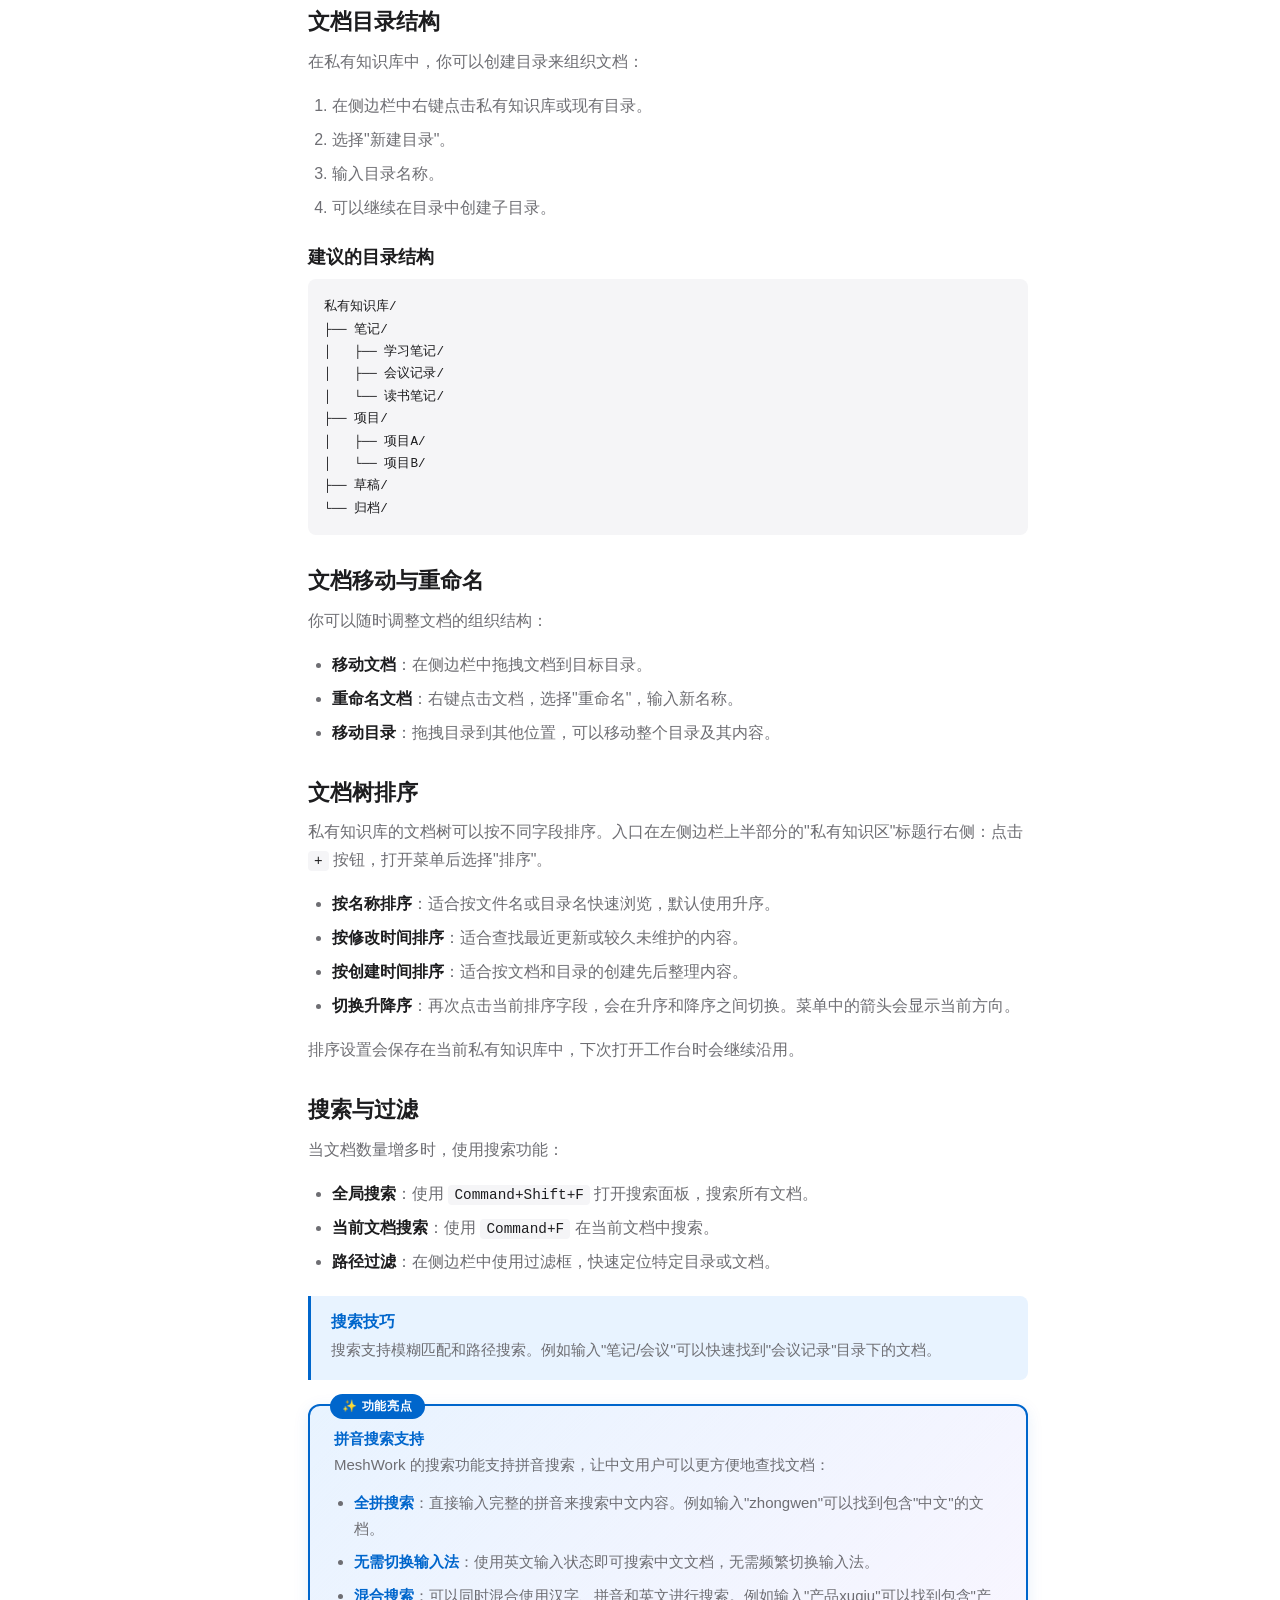
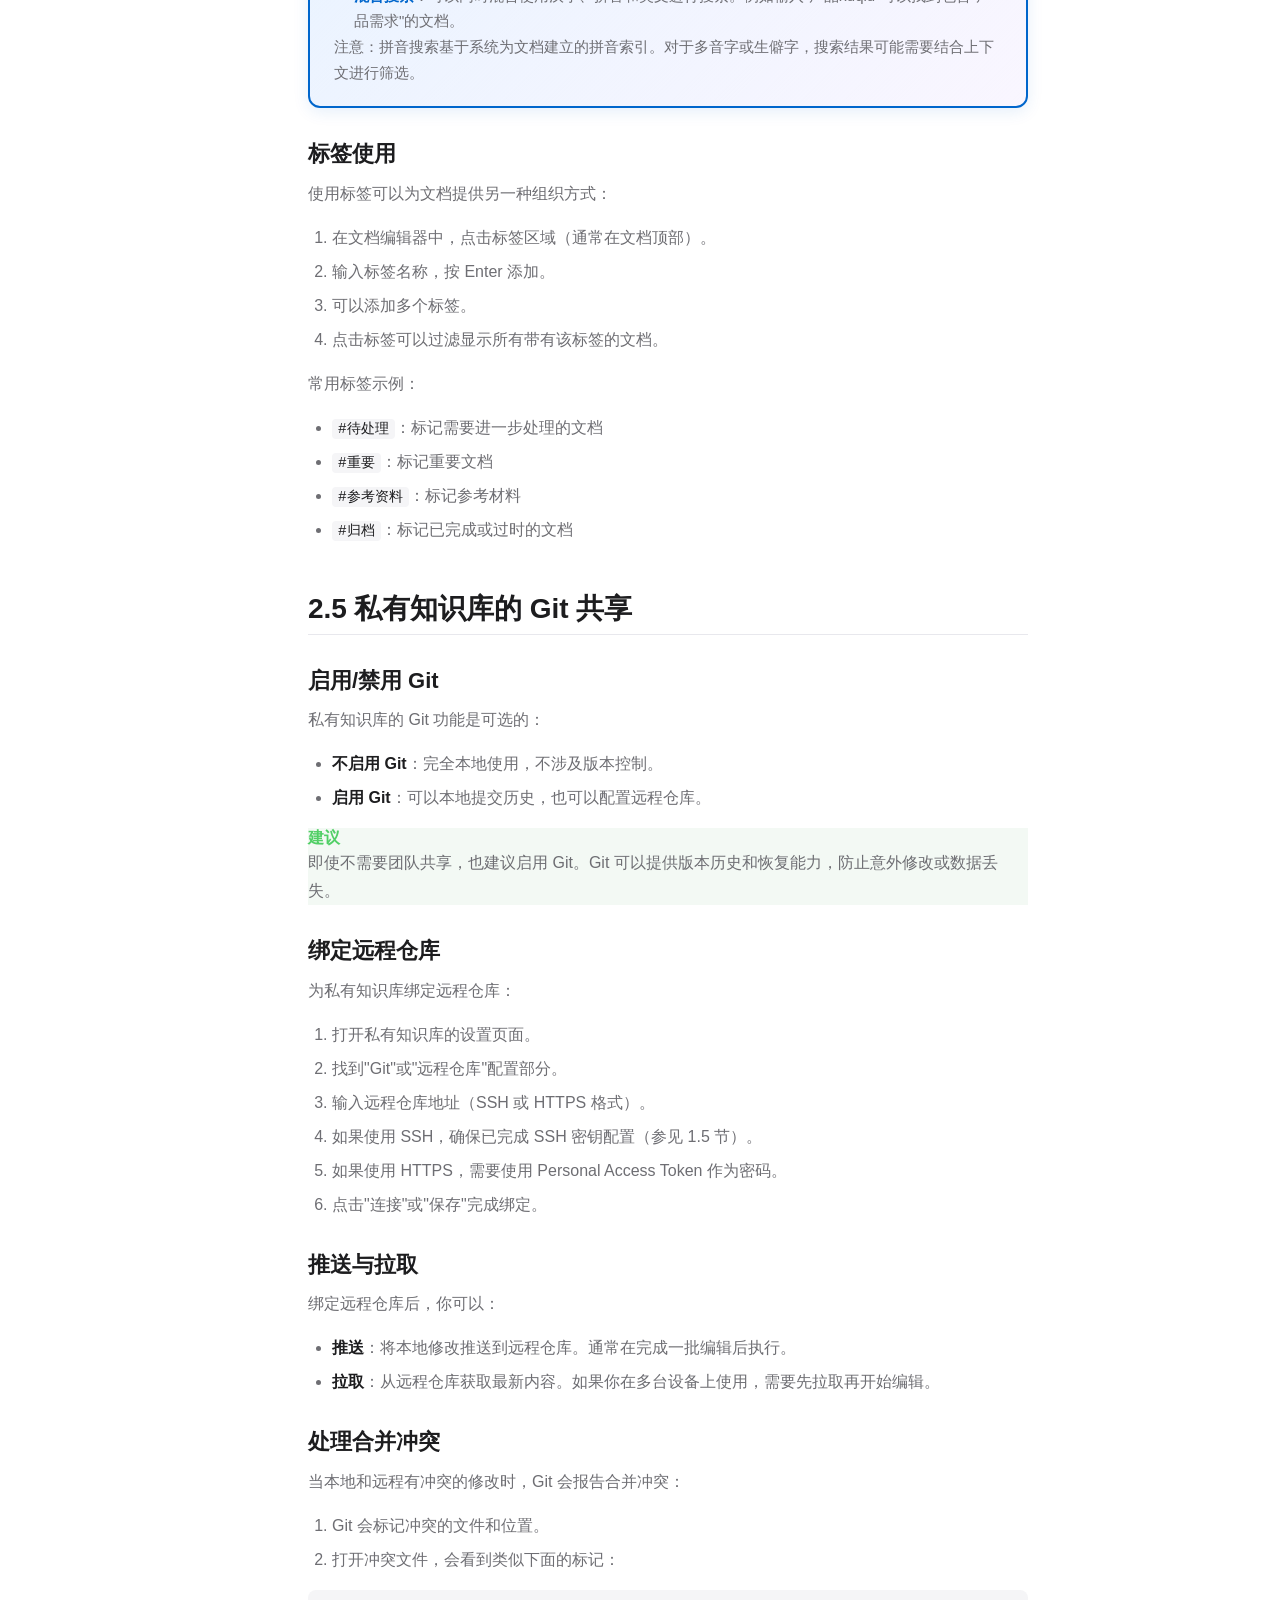
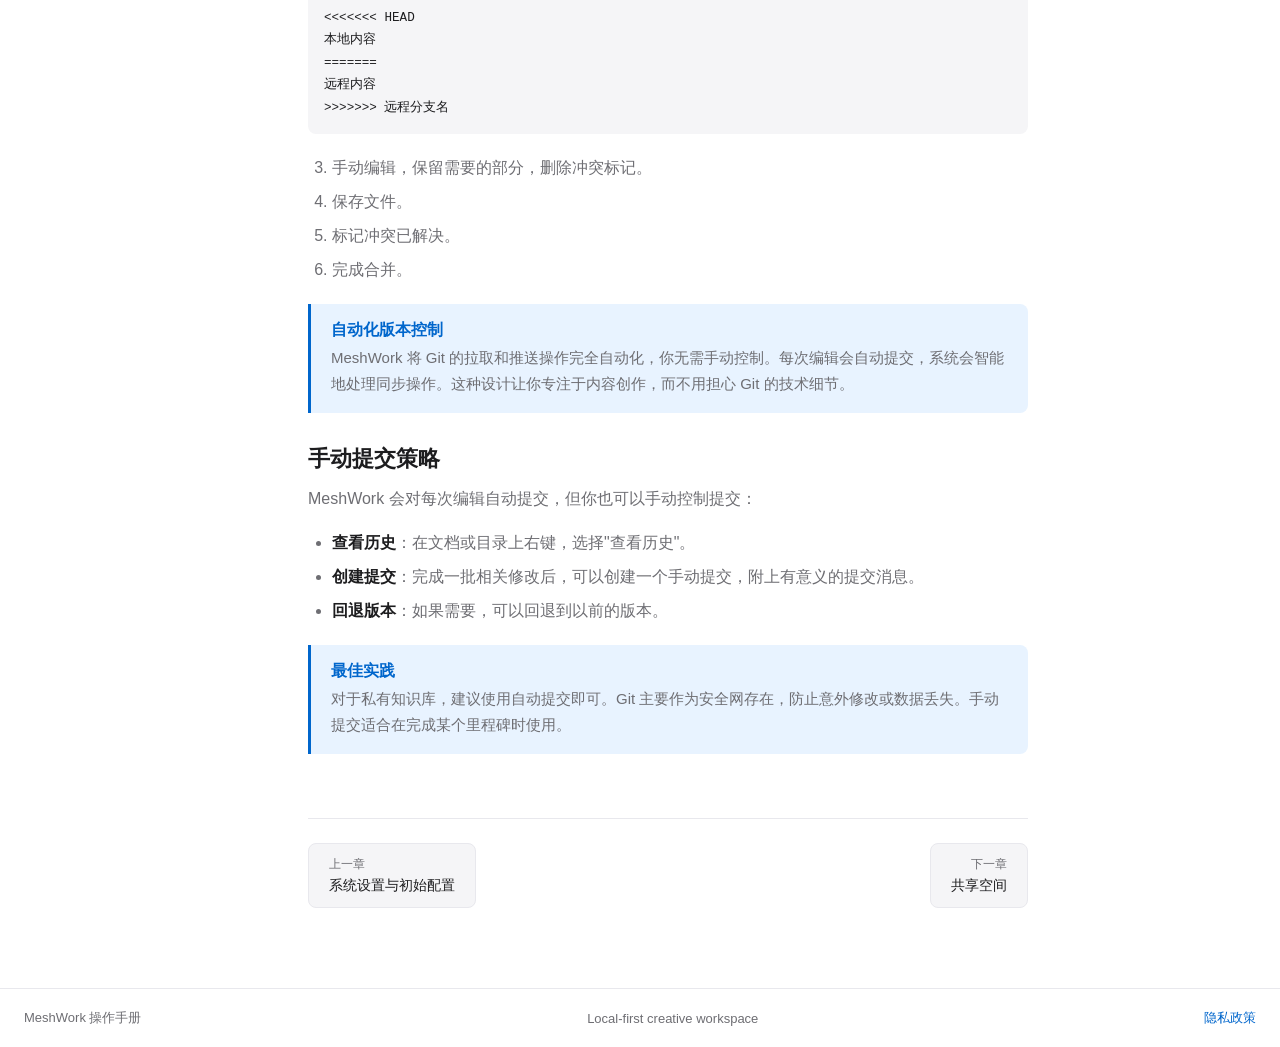
<file: manual-book-02.html>
<!doctype html>
<html lang="zh-CN">
  <head>
    <meta charset="utf-8">
    <meta name="viewport" content="width=device-width, initial-scale=1">
    <meta name="description" content="MeshWork 私有知识库使用指南：文档编辑、右侧边栏 AI 辅助、文档组织和 Git 共享配置。">
    <title>私有知识库 - MeshWork 操作手册</title>
    <link rel="icon" type="image/png" href="images/favicon.png">
    <link rel="apple-touch-icon" href="images/favicon.png">
    <link rel="stylesheet" href="manual-book.css">
  </head>
  <body>
    <header class="manual-book-header">
      <a class="manual-book-brand" href="index.html">
        <span>∞</span>
        <strong>MeshWork</strong>
      </a>
      <div class="language-switch">
        <span class="lang-button is-active">中文</span>
        <a href="manual-book-02-en.html" class="lang-button">EN</a>
      </div>
      <nav class="manual-book-nav">
        <span>操作手册：私有知识库</span>
      </nav>
      <a class="manual-book-home" href="manual.html">返回目录</a>
    </header>

    <style>
      .language-switch {
        display: flex;
        align-items: center;
        gap: 8px;
        margin-right: 16px;
      }
      .lang-button {
        padding: 4px 12px;
        font-size: 13px;
        border-radius: 4px;
        border: 1px solid #d2d2d7;
        background: #f5f5f7;
        color: #6e6e73;
        cursor: pointer;
        text-decoration: none;
        transition: all 0.2s;
      }
      .lang-button:hover {
        background: #e5e5ea;
      }
      .lang-button.is-active {
        background: #007aff;
        color: white;
        border-color: #007aff;
      }
    </style>

    <div class="manual-book-layout">
      <aside class="manual-book-sidebar">
        <nav class="manual-book-toc">
          <div class="toc-section">
            <span class="toc-part">第一部分</span>
            <a href="manual-book-01.html" class="toc-title">系统设置与初始配置</a><div style="margin-top: 8px; padding-left: 20px;"><a href="manual-book-01-en.html" style="font-size: 12px; color: #6e6e73;">🇬🇧 English</a></div>
          </div>

          <div class="toc-section">
            <span class="toc-part">第二部分</span>
            <a href="manual-book-02.html" class="toc-title active">私有知识库</a>
            <ul class="toc-list">
              <li><a href="#2-1">2.1 私有知识库概述</a></li>
              <li><a href="#2-2">2.2 文档编辑</a></li>
              <li><a href="#2-3">2.3 右侧边栏 AI 辅助</a></li>
              <li><a href="#2-4">2.4 文档组织</a></li>
              <li><a href="#2-5">2.5 私有知识库的 Git 共享</a></li>
            </ul>
          </div>

          <div class="toc-section">
            <span class="toc-part">第三部分</span>
            <a href="manual-book-03.html" class="toc-title">共享空间</a>
          </div>

          <div class="toc-section">
            <span class="toc-part">附录</span>
            <a href="manual-book-appendix.html" class="toc-title">附录</a>
          </div>
        </nav>
      </aside>

      <main class="manual-book-main">
        <article class="manual-book-content">
          <h1>私有知识库</h1>
          <p class="subtitle">私有知识库是你个人的长期知识沉淀区。学习如何高效地编辑文档、使用 AI 辅助、组织内容，以及可选的 Git 共享配置。</p>

          <nav class="manual-book-toc-mini">
            <strong>本章目录</strong>
            <ol>
              <li><a href="#2-1">私有知识库概述</a></li>
              <li><a href="#2-2">文档编辑</a></li>
              <li><a href="#2-3">右侧边栏 AI 辅助</a></li>
              <li><a href="#2-4">文档组织</a></li>
              <li><a href="#2-5">私有知识库的 Git 共享</a></li>
            </ol>
          </nav>

          <h2 id="2-1">2.1 私有知识库概述</h2>

          <h3>什么是私有知识库</h3>

          <p>私有知识库是 MeshWork 中属于当前用户自己的数据边界。它是你个人的主知识沉淀区，用于存放：</p>

          <ul>
            <li>个人长期笔记和知识积累</li>
            <li>研究资料和学习笔记</li>
            <li>写作草稿和灵感片段</li>
            <li>不应自动进入团队共享的内容</li>
            <li>为多个共享空间提供的私有参考素材</li>
          </ul>

          <h3>关键特性</h3>

          <p>私有知识库具有以下特性：</p>

          <ul>
            <li><strong>独立性</strong>：它独立存在，不从属于任何共享空间。不因为加入或退出某个共享空间而迁移。</li>
            <li><strong>持久性</strong>：默认长期存在，作为你的主私有沉淀区。</li>
            <li><strong>Git 可选</strong>：可以完全本地使用，也可以后续配置远程仓库进行备份。</li>
            <li><strong>素材库</strong>：可以作为多个共享空间的私有参考素材来源。</li>
          </ul>

          <h3>与共享空间的关系</h3>

          <p>私有知识库和共享空间是两个独立的数据边界：</p>

          <ul>
            <li>私有知识库存放你不希望自动进入团队共享的内容。</li>
            <li>共享空间存放需要与团队协作的内容。</li>
            <li>你可以从私有知识库引用内容到共享空间，但需要显式操作。</li>
            <li>两者可以各自独立配置 Git，互不影响。</li>
          </ul>

          <div class="info-block">
            <strong>设计理念</strong>
            <p>MeshWork 的设计原则是先让你建立私有知识库，开始个人写作和整理，再按需加入共享空间。这样可以保持个人内容的私密性，同时为团队协作提供素材基础。</p>
          </div>

          <h3>目录结构</h3>

          <p>私有知识库在磁盘上的建议目录结构：</p>

          <pre><code>&lt;private-library&gt;/
├── .meshwork/          # MeshWork 配置和元数据
├── private-knowledge/  # 你的文档和笔记
└── assets/             # 附件和媒体文件</code></pre>

          <div class="tip-block">
            <strong>提示</strong>
            <p>私有知识库的目录结构由 MeshWork 管理，你不需要手动操作这些目录。所有操作都可以在应用界面中完成。</p>
          </div>

          <h2 id="2-2">2.2 文档编辑</h2>

          <h3>创建新文档</h3>

          <p>在私有知识库中创建新文档：</p>

          <ol>
            <li>在侧边栏中选中私有知识库或其中的某个目录。</li>
            <li>点击工具栏中的"新建文档"按钮，或在文档列表中使用右键菜单选择"新建文档"。</li>
            <li>输入文档标题，按 Enter 确认。</li>
            <li>文档会在主内容区打开，你可以开始编辑。</li>
          </ol>

          <h3>文档格式基础</h3>

          <p>MeshWork 使用 Markdown 作为文档格式。Markdown 是一种轻量级标记语言，易于阅读和编写：</p>

          <h4>标题</h4>
          <pre><code># 一级标题
## 二级标题
### 三级标题
#### 四级标题</code></pre>

          <h4>文本格式</h4>
          <pre><code>*斜体文本*
**粗体文本**
***粗斜体文本***
~~删除线~~</code></pre>

          <h4>列表</h4>
          <pre><code>- 无序列表项 1
- 无序列表项 2
  - 嵌套列表项

1. 有序列表项 1
2. 有序列表项 2</code></pre>

          <h4>链接和图片</h4>
          <pre><code>[链接文本](https://example.com)
![图片描述](images/photo.png)</code></pre>

          <h4>代码</h4>
          <pre><code>`行内代码`

```
代码块
```</code></pre>

          <h4>图表代码块</h4>
          <p>MeshWork 可以直接渲染常用图表代码块。对于产品设计、系统架构和流程说明，推荐在 Markdown 中保留可读的图表源码，让文档既能长期保存，也能在预览中显示为图形。PlantUML 的完整语法可以参考 <a href="https://plantuml.com/" target="_blank" rel="noopener">PlantUML 官方网站</a>。</p>

          <p><strong>PlantUML 时序图</strong></p>
          <pre><code>```plantuml
@startuml
Alice -> Bob: Authentication Request
Bob --> Alice: Authentication Response
@enduml
```</code></pre>

          <p><strong>Mermaid 流程图</strong></p>
          <pre><code>```mermaid
flowchart TD
  A[想法] --> B[讨论]
  B --> C[沉淀为文档]
```</code></pre>

          <div class="info-block">
            <strong>图表支持</strong>
            <p>预览和所见即所得编辑会渲染 <code>plantuml</code>、<code>puml</code>、<code>mermaid</code>、<code>graphviz</code> 和 <code>dot</code> 代码块。PlantUML 适合表达时序图、组件关系和技术设计；Mermaid 适合快速绘制流程图和轻量关系图。</p>
          </div>

          <h4>引用</h4>
          <pre><code>> 引用文本</code></pre>

          <h3>编辑器工具栏使用</h3>

          <p>编辑器顶部有局部工具栏，提供常用的格式化操作：</p>

          <ul>
            <li><strong>标题下拉菜单</strong>：设置当前行或选中文本的标题级别。</li>
            <li><strong>粗体/斜体</strong>：快速切换文本格式。</li>
            <li><strong>列表</strong>：插入无序列表或有序列表。</li>
            <li><strong>代码块</strong>：插入代码块。</li>
            <li><strong>引用</strong>：插入引用块。</li>
            <li><strong>链接/图片</strong>：插入链接或图片。</li>
          </ul>

          <div class="info-block">
            <strong>快捷键</strong>
            <p>大多数格式化操作都有快捷键，如 <code>Command+B</code> 粗体、<code>Command+I</code> 斜体。使用快捷键可以大大提高编辑效率。</p>
          </div>

          <h3>插入图片、附件与链接</h3>

          <h4>插入图片</h4>

          <ol>
            <li>将图片文件拖放到编辑器中，或点击工具栏的图片按钮。</li>
            <li>图片会被复制到私有知识库的 assets 目录。</li>
            <li>编辑器会自动插入正确的 Markdown 图片语法。</li>
          </ol>

          <h4>插入附件</h4>

          <ol>
            <li>将文件拖放到文档中。</li>
            <li>文件会被复制到 assets 目录。</li>
            <li>文档中会插入一个文件链接。</li>
          </ol>

          <h4>插入文档链接</h4>

          <ol>
            <li>在侧边栏中右键点击要链接的文档。</li>
            <li>选择"复制文档链接"。</li>
            <li>在编辑器中粘贴，会自动插入 <code>[文档标题](文档路径)</code> 格式的链接。</li>
          </ol>

          <h3>文档保存与版本历史</h3>

          <p>MeshWork 会自动保存你的编辑内容：</p>

          <ul>
            <li>每次编辑会自动保存，无需手动保存。</li>
            <li>如果启用了 Git，每次保存会生成一个新的提交记录。</li>
            <li>你可以通过版本历史查看和恢复以前的版本。</li>
          </ul>

          <div class="warning-block">
            <strong>注意事项</strong>
            <p>自动保存意味着你的所有修改都会被记录。如果不想保留某些修改，请在关闭文档前撤销或删除相应内容。</p>
          </div>

          <h2 id="2-3">2.3 右侧边栏 AI 辅助</h2>

          <h3>打开/关闭 AI 助手面板</h3>

          <p>右侧边栏的 AI 助手可以为你提供智能辅助：</p>

          <ol>
            <li>在编辑文档时，点击工具栏的 AI 助手按钮，或使用快捷键 <code>Command+Option+0</code>。</li>
            <li>右侧边栏会滑出 AI 助手面板。</li>
            <li>再次点击按钮或使用快捷键可以关闭面板。</li>
          </ol>

          <h3>基础对话操作</h3>

          <p>在 AI 助手面板中，你可以：</p>

          <ul>
            <li><strong>发送消息</strong>：在输入框中输入问题或指令，按 Enter 发送。</li>
            <li><strong>查看回复</strong>：AI 的回复会显示在对话历史中。</li>
            <li><strong>继续对话</strong>：在 AI 回复后继续输入，保持上下文连续性。</li>
            <li><strong>清空对话</strong>：点击面板顶部的清空按钮，重新开始对话。</li>
          </ul>

          <h3>使用 @ 提及智能体</h3>

          <p>你可以使用 <code>@</code> 符号提及特定的 AI 智能体：</p>

          <ol>
            <li>在输入框中输入 <code>@</code> 符号。</li>
            <li>系统会显示可用的智能体列表，如 <code>@claude</code>、<code>@gpt4</code> 等。</li>
            <li>选择你想要的智能体，或继续输入智能体名称。</li>
            <li>输入你的问题或指令。</li>
            <li>发送后，指定的智能体会回复你的消息。</li>
          </ol>

          <div class="info-block">
            <strong>自动会话窗口</strong>
            <p>提及智能体后，在接下来的两分钟内（可在设置中调整），你继续发送的消息不需要再次 @。系统会自动将这些消息发送给该智能体，适合连续追问或补充背景信息。</p>
          </div>

          <h3>使用 # 引用文档内容</h3>

          <p>你可以使用 <code>#</code> 符号引用私有知识库中的文档，让 AI 基于具体内容进行分析：</p>

          <ol>
            <li>在输入框中输入 <code>#</code> 符号。</li>
            <li>系统会显示私有知识库中的文档列表，支持搜索和过滤。</li>
            <li>选择要引用的文档。</li>
            <li>输入你的问题或指令。</li>
            <li>AI 会基于引用的文档内容进行回复。</li>
          </ol>

          <p>示例：</p>
          <pre><code>#产品需求 请分析这个需求的技术可行性</code></pre>

          <div class="tip-block">
            <strong>提示</strong>
            <p>你可以同时引用多个文档，AI 会综合所有引用的内容进行回答。这对于需要对比多个文档的场景非常有用。</p>
          </div>

          <h3>使用 / 执行自定义命令</h3>

          <p>你可以使用 <code>/</code> 符号触发预定义的自定义命令：</p>

          <ol>
            <li>在输入框中输入 <code>/</code> 符号。</li>
            <li>系统会显示可用的命令列表，如 <code>/summarize</code>、<code>/action</code> 等。</li>
            <li>选择你想要的命令。</li>
            <li>如果有必要，添加额外的参数或上下文。</li>
            <li>发送后，命令会被执行。</li>
          </ol>

          <p>自定义命令需要你自己在应用设置中定义。以下是命令样例，供参考：</p>

          <ul>
            <li><code>/summarize</code>：总结当前文档内容</li>
            <li><code>/action</code>：提取待办事项</li>
            <li><code>/improve</code>：改进当前选中文本的写作</li>
            <li><code>/translate</code>：翻译选中文本</li>
          </ul>

          <div class="info-block">
            <strong>如何自定义命令</strong>
            <p>自定义命令需要在"设置 → 文档"页面中配置。每个命令由名称和提示词组成，定义命令被触发时 AI 应该如何响应。配置完成后，在文档右边栏输入 <code>/</code> 即可看到你定义的命令列表。</p>
          </div>

          <div class="tip-block">
            <strong>提示</strong>
            <p>如果你输入 <code>/</code> 后没有看到命令列表，说明还没有配置任何自定义命令。请先到"设置 → 文档"页面添加命令，然后再使用。</p>
          </div>

          <h3>组合使用技巧</h3>

          <p>三种命令可以组合使用，创建更丰富的对话场景：</p>

          <ul>
            <li><code>@claude 请分析 #产品设计 #技术方案 文档中的风险点</code></li>
            <li><code>/summarize 并 @claude 给出改进建议</code></li>
            <li><code>@gpt4 基于 #竞品分析 写一份产品对比报告</code></li>
          </ul>

          <h3>AI 提案与修改建议</h3>

          <p>AI 助手可以向你提供文档修改建议：</p>

          <ul>
            <li><strong>提案</strong>：AI 会建议对当前文档的修改，包括增删改内容。</li>
            <li><strong>预览</strong>：你可以预览应用提案后的文档效果。</li>
            <li><strong>应用</strong>：点击"应用"按钮，将提案的修改应用到文档。</li>
            <li><strong>拒绝</strong>：点击"拒绝"按钮，忽略当前提案。</li>
          </ul>

          <div class="warning-block">
            <strong>AI 边界</strong>
            <p>在 MeshWork 中，AI 是参与者而不是自动替代创作者的主体。它可以提出建议，但不会未经确认直接修改你的文档。所有修改都需要你显式确认。</p>
          </div>

          <h2 id="2-4">2.4 文档组织</h2>

          <h3>文档目录结构</h3>

          <p>在私有知识库中，你可以创建目录来组织文档：</p>

          <ol>
            <li>在侧边栏中右键点击私有知识库或现有目录。</li>
            <li>选择"新建目录"。</li>
            <li>输入目录名称。</li>
            <li>可以继续在目录中创建子目录。</li>
          </ol>

          <h4>建议的目录结构</h4>

          <pre><code>私有知识库/
├── 笔记/
│   ├── 学习笔记/
│   ├── 会议记录/
│   └── 读书笔记/
├── 项目/
│   ├── 项目A/
│   └── 项目B/
├── 草稿/
└── 归档/</code></pre>

          <h3>文档移动与重命名</h3>

          <p>你可以随时调整文档的组织结构：</p>

          <ul>
            <li><strong>移动文档</strong>：在侧边栏中拖拽文档到目标目录。</li>
            <li><strong>重命名文档</strong>：右键点击文档，选择"重命名"，输入新名称。</li>
            <li><strong>移动目录</strong>：拖拽目录到其他位置，可以移动整个目录及其内容。</li>
          </ul>

          <h3>文档树排序</h3>

          <p>私有知识库的文档树可以按不同字段排序。入口在左侧边栏上半部分的"私有知识区"标题行右侧：点击 <code>+</code> 按钮，打开菜单后选择"排序"。</p>

          <ul>
            <li><strong>按名称排序</strong>：适合按文件名或目录名快速浏览，默认使用升序。</li>
            <li><strong>按修改时间排序</strong>：适合查找最近更新或较久未维护的内容。</li>
            <li><strong>按创建时间排序</strong>：适合按文档和目录的创建先后整理内容。</li>
            <li><strong>切换升降序</strong>：再次点击当前排序字段，会在升序和降序之间切换。菜单中的箭头会显示当前方向。</li>
          </ul>

          <p>排序设置会保存在当前私有知识库中，下次打开工作台时会继续沿用。</p>

          <h3>搜索与过滤</h3>

          <p>当文档数量增多时，使用搜索功能：</p>

          <ul>
            <li><strong>全局搜索</strong>：使用 <code>Command+Shift+F</code> 打开搜索面板，搜索所有文档。</li>
            <li><strong>当前文档搜索</strong>：使用 <code>Command+F</code> 在当前文档中搜索。</li>
            <li><strong>路径过滤</strong>：在侧边栏中使用过滤框，快速定位特定目录或文档。</li>
          </ul>

          <div class="info-block">
            <strong>搜索技巧</strong>
            <p>搜索支持模糊匹配和路径搜索。例如输入"笔记/会议"可以快速找到"会议记录"目录下的文档。</p>
          </div>

          <div class="highlight-block">
            <p><strong>拼音搜索支持</strong></p>
            <p>MeshWork 的搜索功能支持拼音搜索，让中文用户可以更方便地查找文档：</p>
            <ul>
              <li><strong>全拼搜索</strong>：直接输入完整的拼音来搜索中文内容。例如输入"zhongwen"可以找到包含"中文"的文档。</li>
              <li><strong>无需切换输入法</strong>：使用英文输入状态即可搜索中文文档，无需频繁切换输入法。</li>
              <li><strong>混合搜索</strong>：可以同时混合使用汉字、拼音和英文进行搜索。例如输入"产品xuqiu"可以找到包含"产品需求"的文档。</li>
            </ul>
            <p>注意：拼音搜索基于系统为文档建立的拼音索引。对于多音字或生僻字，搜索结果可能需要结合上下文进行筛选。</p>
          </div>

          <h3>标签使用</h3>

          <p>使用标签可以为文档提供另一种组织方式：</p>

          <ol>
            <li>在文档编辑器中，点击标签区域（通常在文档顶部）。</li>
            <li>输入标签名称，按 Enter 添加。</li>
            <li>可以添加多个标签。</li>
            <li>点击标签可以过滤显示所有带有该标签的文档。</li>
          </ol>

          <p>常用标签示例：</p>

          <ul>
            <li><code>#待处理</code>：标记需要进一步处理的文档</li>
            <li><code>#重要</code>：标记重要文档</li>
            <li><code>#参考资料</code>：标记参考材料</li>
            <li><code>#归档</code>：标记已完成或过时的文档</li>
          </ul>

          <h2 id="2-5">2.5 私有知识库的 Git 共享</h2>

          <h3>启用/禁用 Git</h3>

          <p>私有知识库的 Git 功能是可选的：</p>

          <ul>
            <li><strong>不启用 Git</strong>：完全本地使用，不涉及版本控制。</li>
            <li><strong>启用 Git</strong>：可以本地提交历史，也可以配置远程仓库。</li>
          </ul>

          <div class="tip-block">
            <strong>建议</strong>
            <p>即使不需要团队共享，也建议启用 Git。Git 可以提供版本历史和恢复能力，防止意外修改或数据丢失。</p>
          </div>

          <h3>绑定远程仓库</h3>

          <p>为私有知识库绑定远程仓库：</p>

          <ol>
            <li>打开私有知识库的设置页面。</li>
            <li>找到"Git"或"远程仓库"配置部分。</li>
            <li>输入远程仓库地址（SSH 或 HTTPS 格式）。</li>
            <li>如果使用 SSH，确保已完成 SSH 密钥配置（参见 1.5 节）。</li>
            <li>如果使用 HTTPS，需要使用 Personal Access Token 作为密码。</li>
            <li>点击"连接"或"保存"完成绑定。</li>
          </ol>

          <h3>推送与拉取</h3>

          <p>绑定远程仓库后，你可以：</p>

          <ul>
            <li><strong>推送</strong>：将本地修改推送到远程仓库。通常在完成一批编辑后执行。</li>
            <li><strong>拉取</strong>：从远程仓库获取最新内容。如果你在多台设备上使用，需要先拉取再开始编辑。</li>
          </ul>

          <h3>处理合并冲突</h3>

          <p>当本地和远程有冲突的修改时，Git 会报告合并冲突：</p>

          <ol>
            <li>Git 会标记冲突的文件和位置。</li>
            <li>打开冲突文件，会看到类似下面的标记：</li>
          </ol>

          <pre><code>&lt;&lt;&lt;&lt;&lt;&lt;&lt; HEAD
本地内容
=======
远程内容
&gt;&gt;&gt;&gt;&gt;&gt;&gt; 远程分支名</code></pre>

          <ol start="3">
            <li>手动编辑，保留需要的部分，删除冲突标记。</li>
            <li>保存文件。</li>
            <li>标记冲突已解决。</li>
            <li>完成合并。</li>
          </ol>

          <div class="info-block">
            <strong>自动化版本控制</strong>
            <p>MeshWork 将 Git 的拉取和推送操作完全自动化，你无需手动控制。每次编辑会自动提交，系统会智能地处理同步操作。这种设计让你专注于内容创作，而不用担心 Git 的技术细节。</p>
          </div>

          <h3>手动提交策略</h3>

          <p>MeshWork 会对每次编辑自动提交，但你也可以手动控制提交：</p>

          <ul>
            <li><strong>查看历史</strong>：在文档或目录上右键，选择"查看历史"。</li>
            <li><strong>创建提交</strong>：完成一批相关修改后，可以创建一个手动提交，附上有意义的提交消息。</li>
            <li><strong>回退版本</strong>：如果需要，可以回退到以前的版本。</li>
          </ul>

          <div class="info-block">
            <strong>最佳实践</strong>
            <p>对于私有知识库，建议使用自动提交即可。Git 主要作为安全网存在，防止意外修改或数据丢失。手动提交适合在完成某个里程碑时使用。</p>
          </div>

          <nav class="manual-book-nav-buttons">
            <a href="manual-book-01.html" class="nav-button prev">
              <span>上一章</span>
              <strong>系统设置与初始配置</strong>
            </a>
            <a href="manual-book-03.html" class="nav-button next">
              <span>下一章</span>
              <strong>共享空间</strong>
            </a>
          </nav>
        </article>
      </main>
    </div>

    <footer class="manual-book-footer">
      <span>MeshWork 操作手册</span>
      <span>Local-first creative workspace</span>
      <a href="privacy.html">隐私政策</a>
    </footer>

    <script src="manual-lang-redirect.js"></script>
  </body>
</html>
</file>
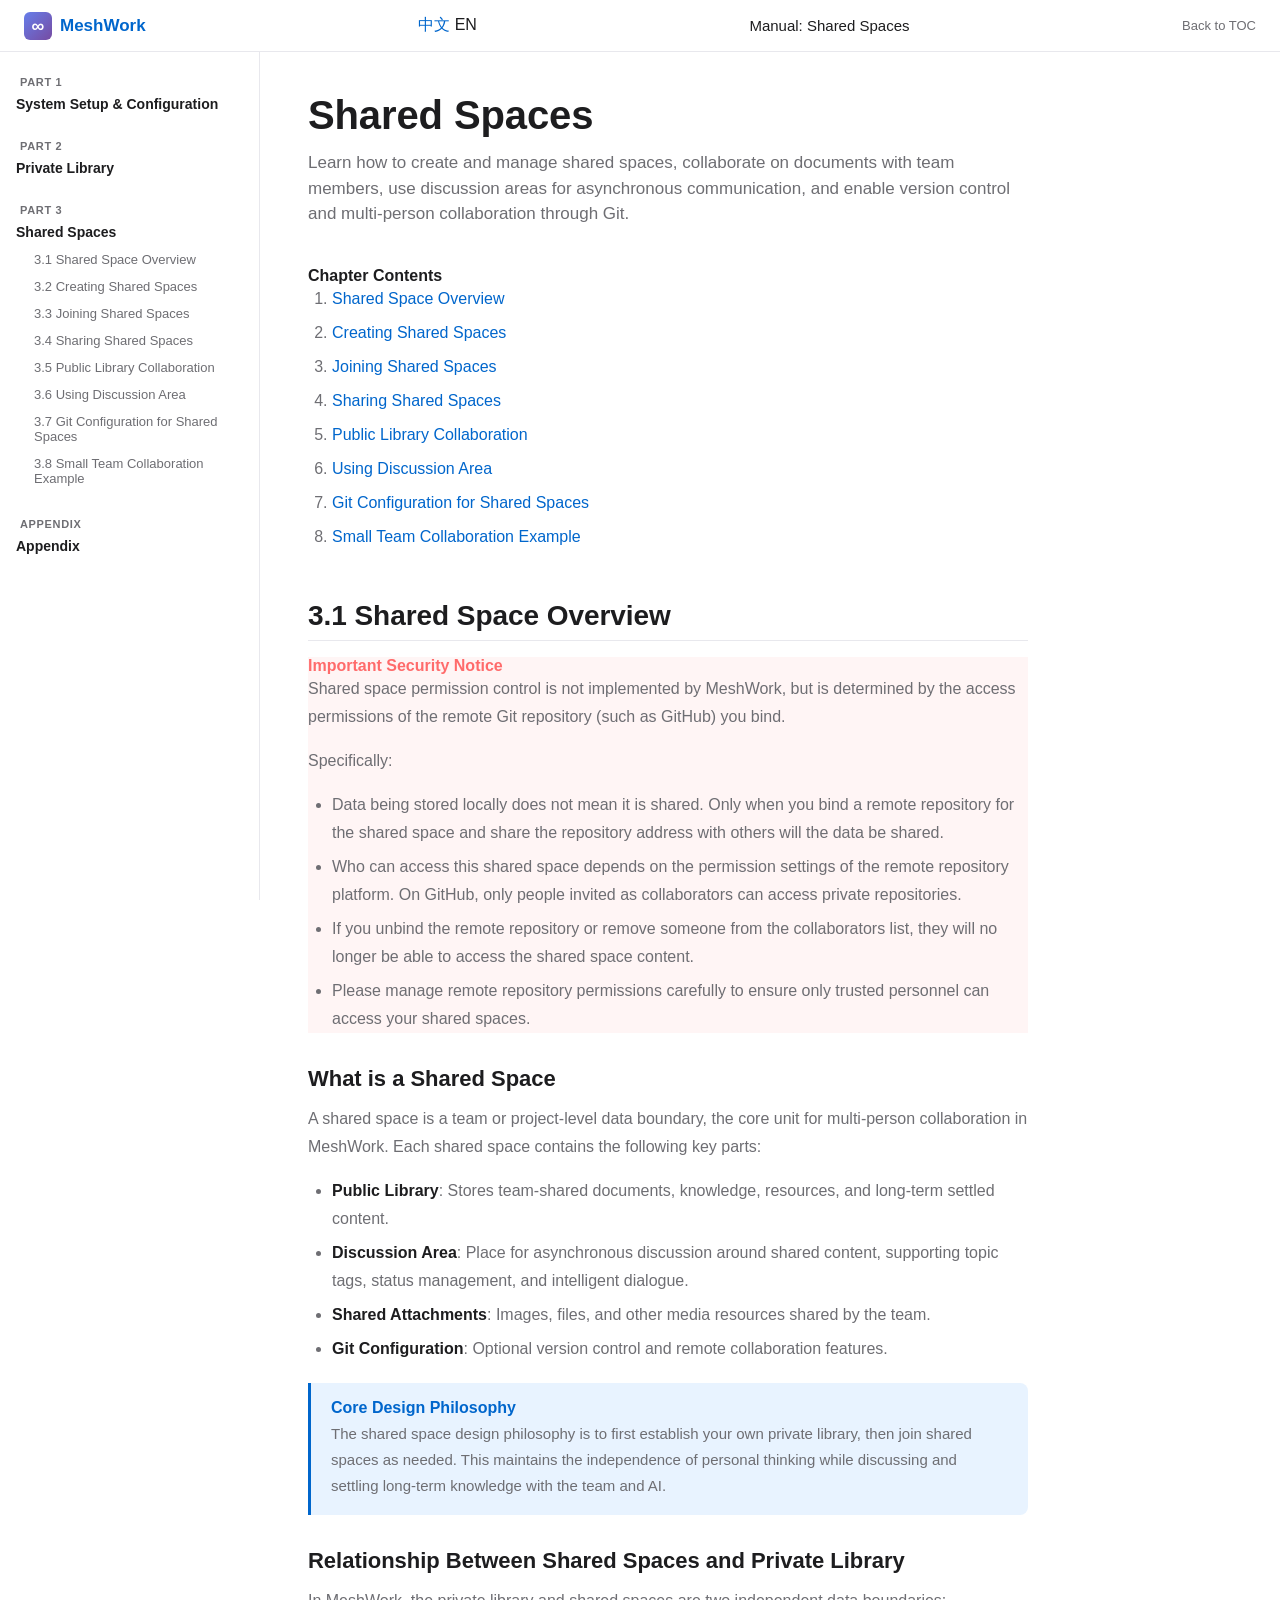
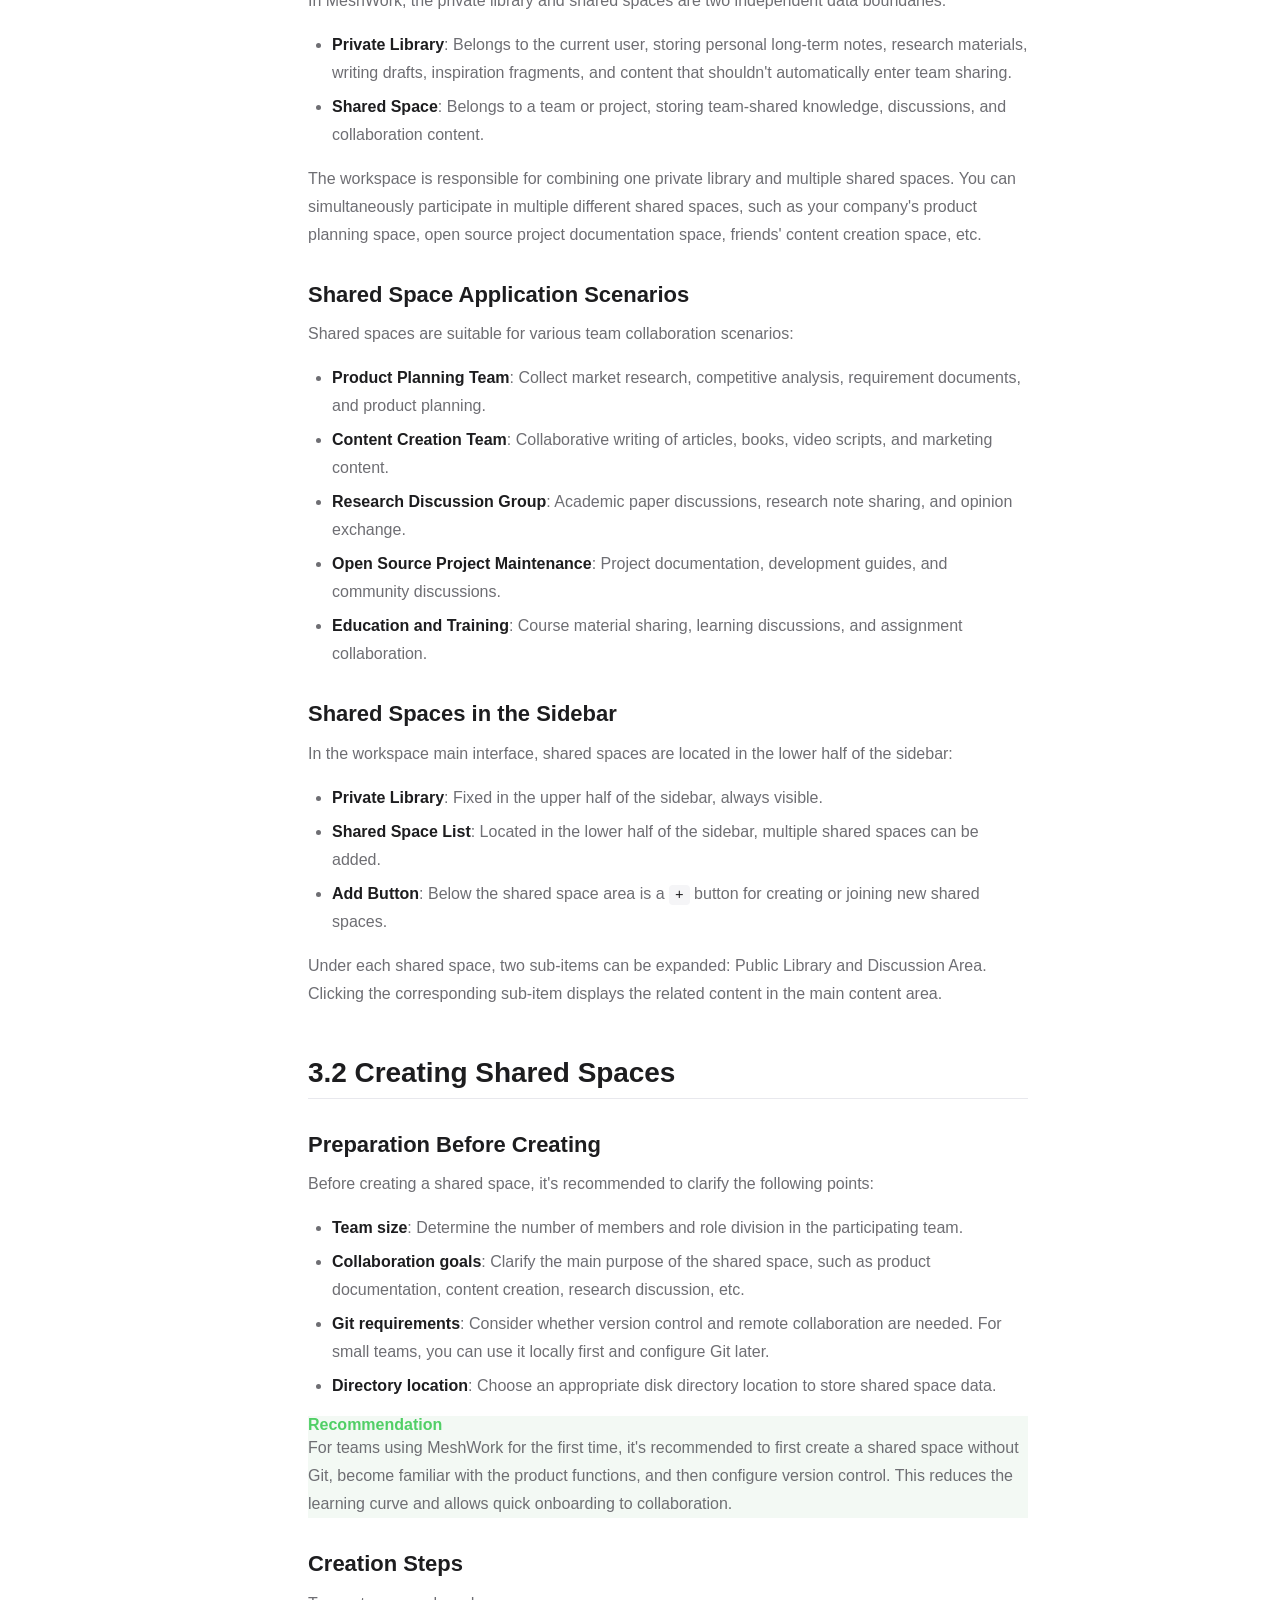
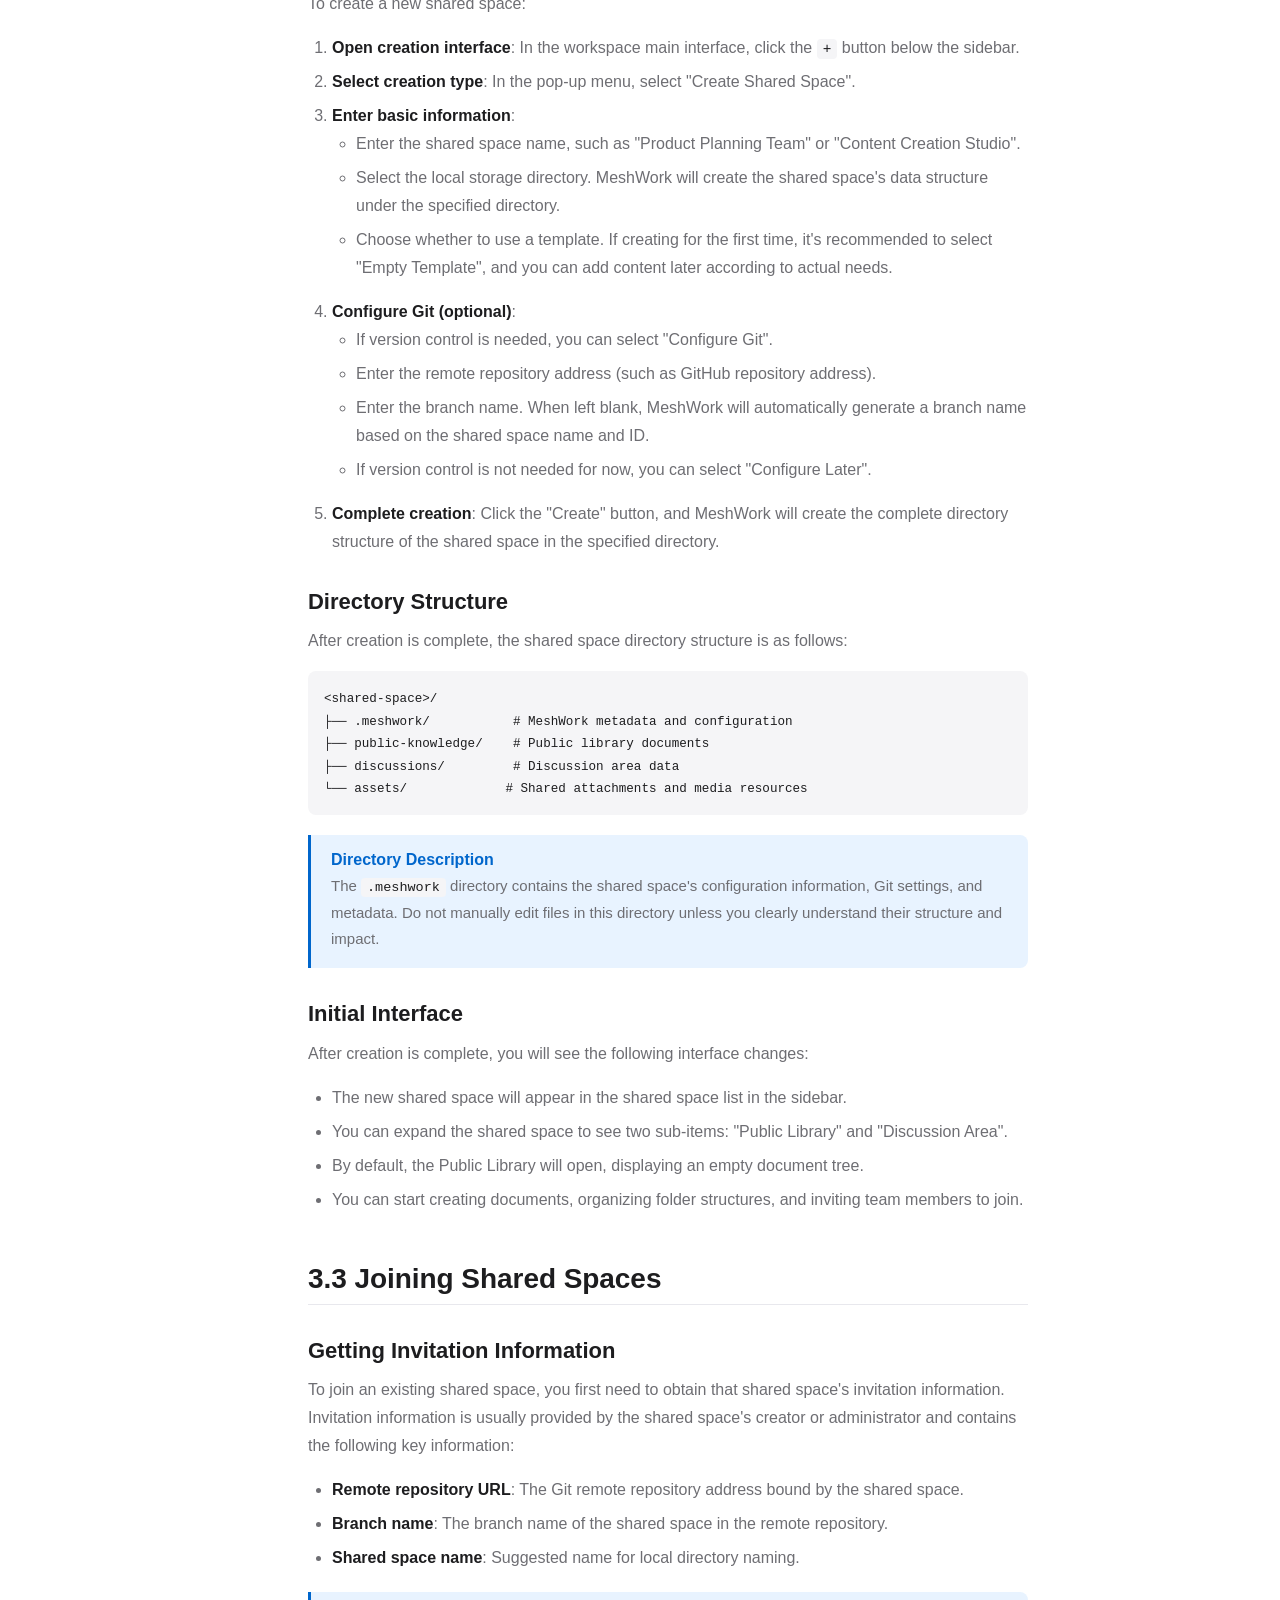
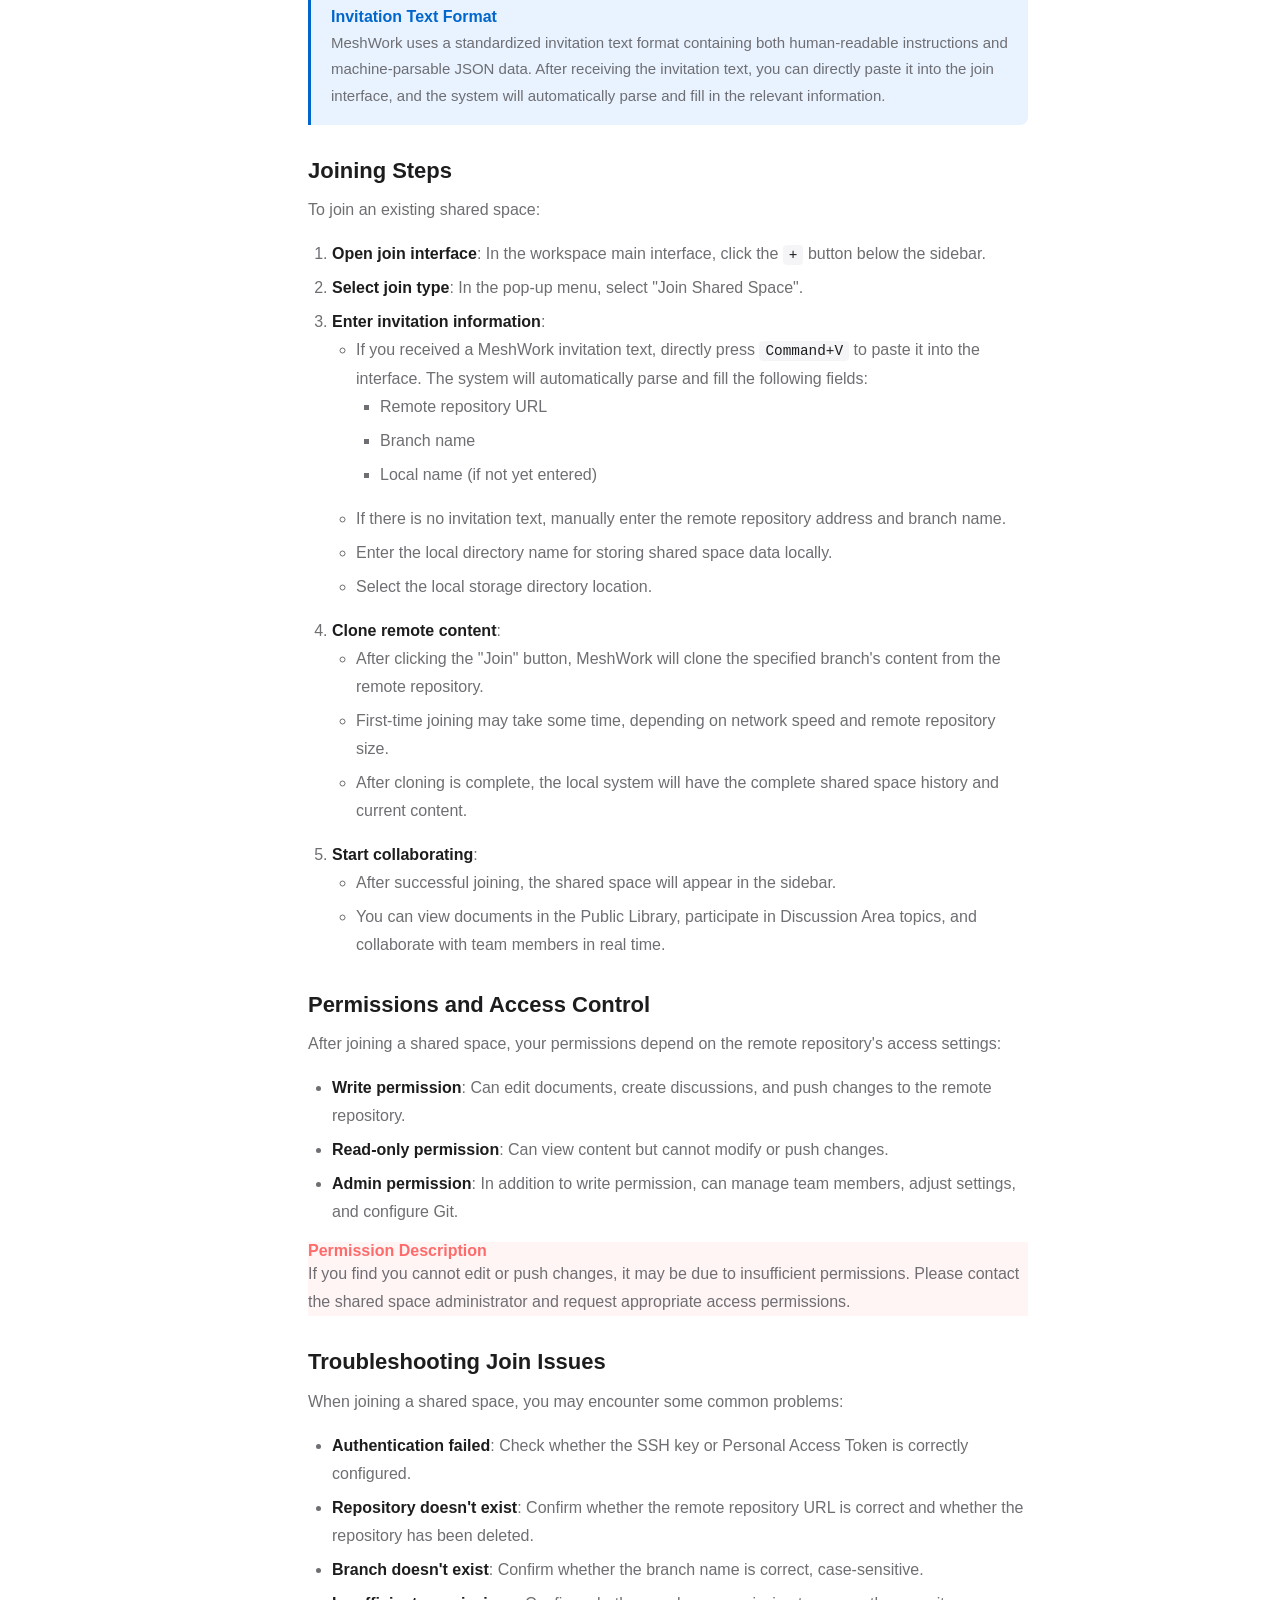
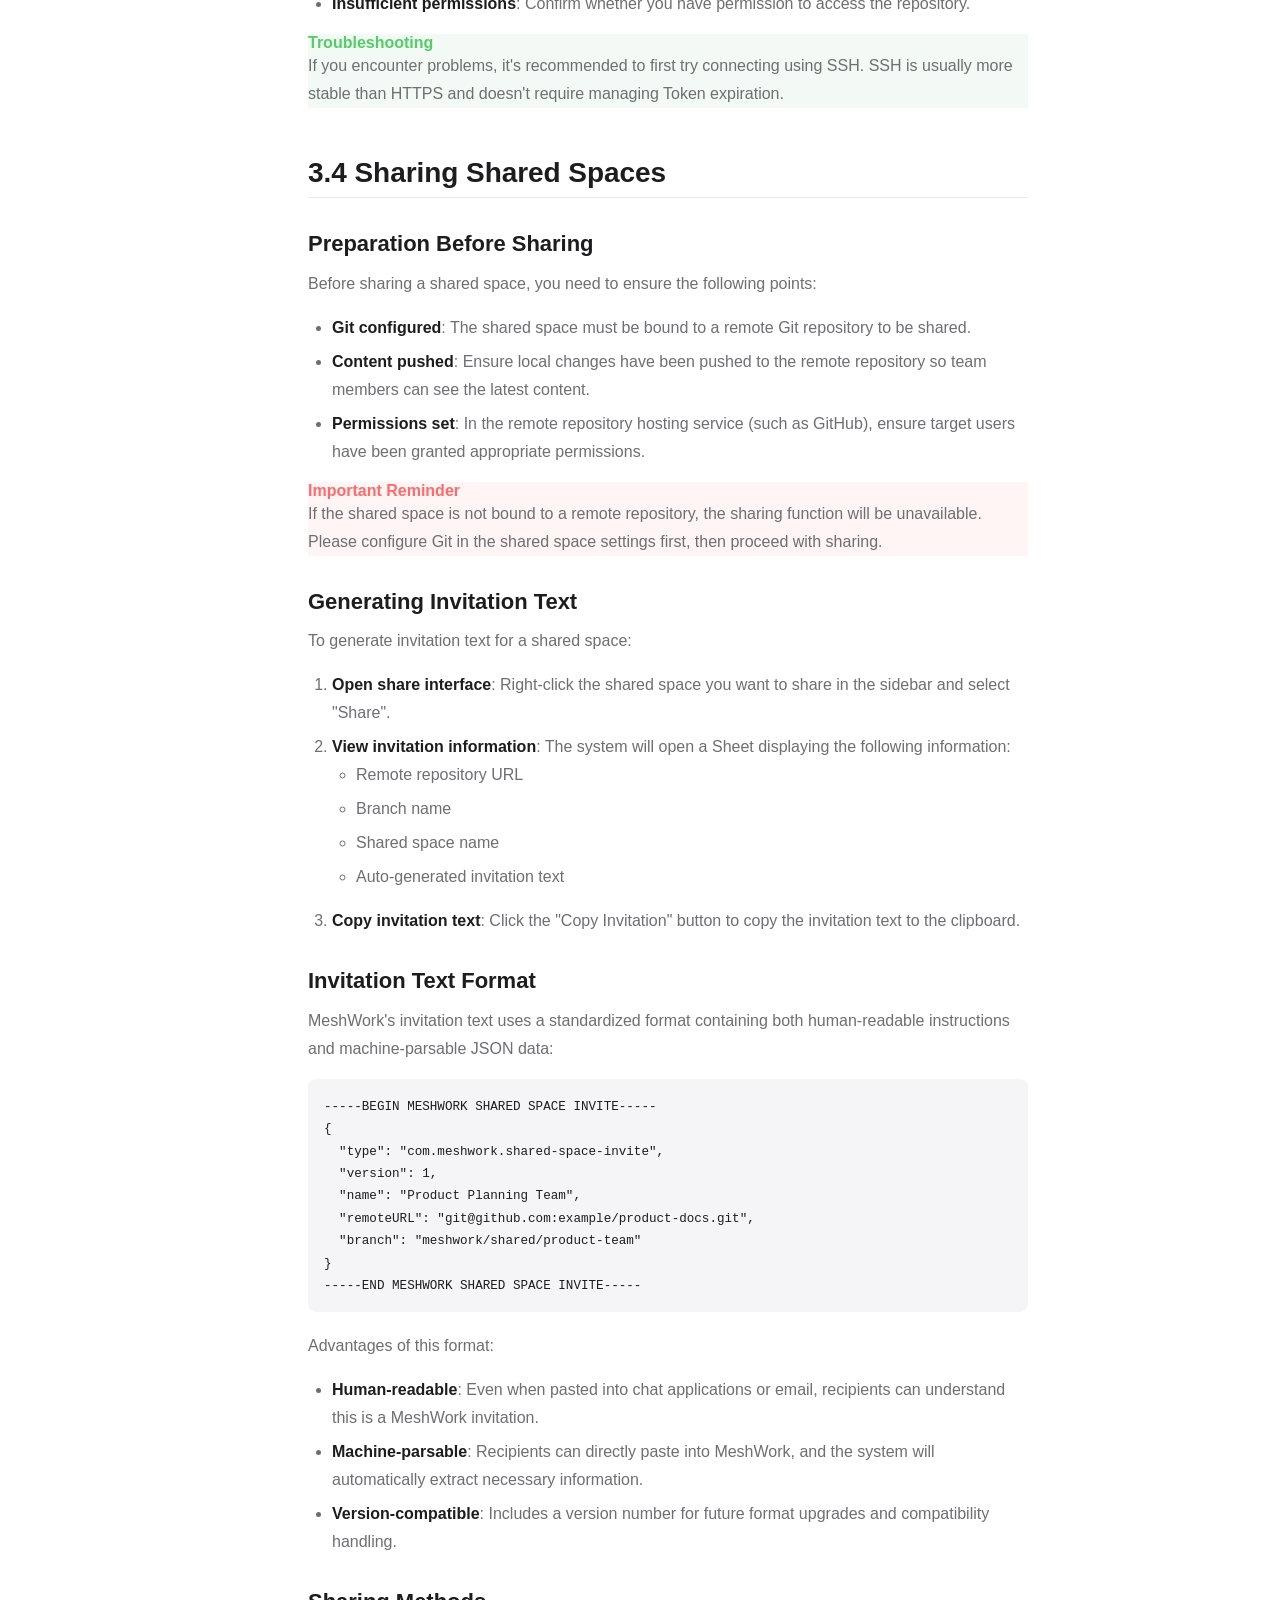
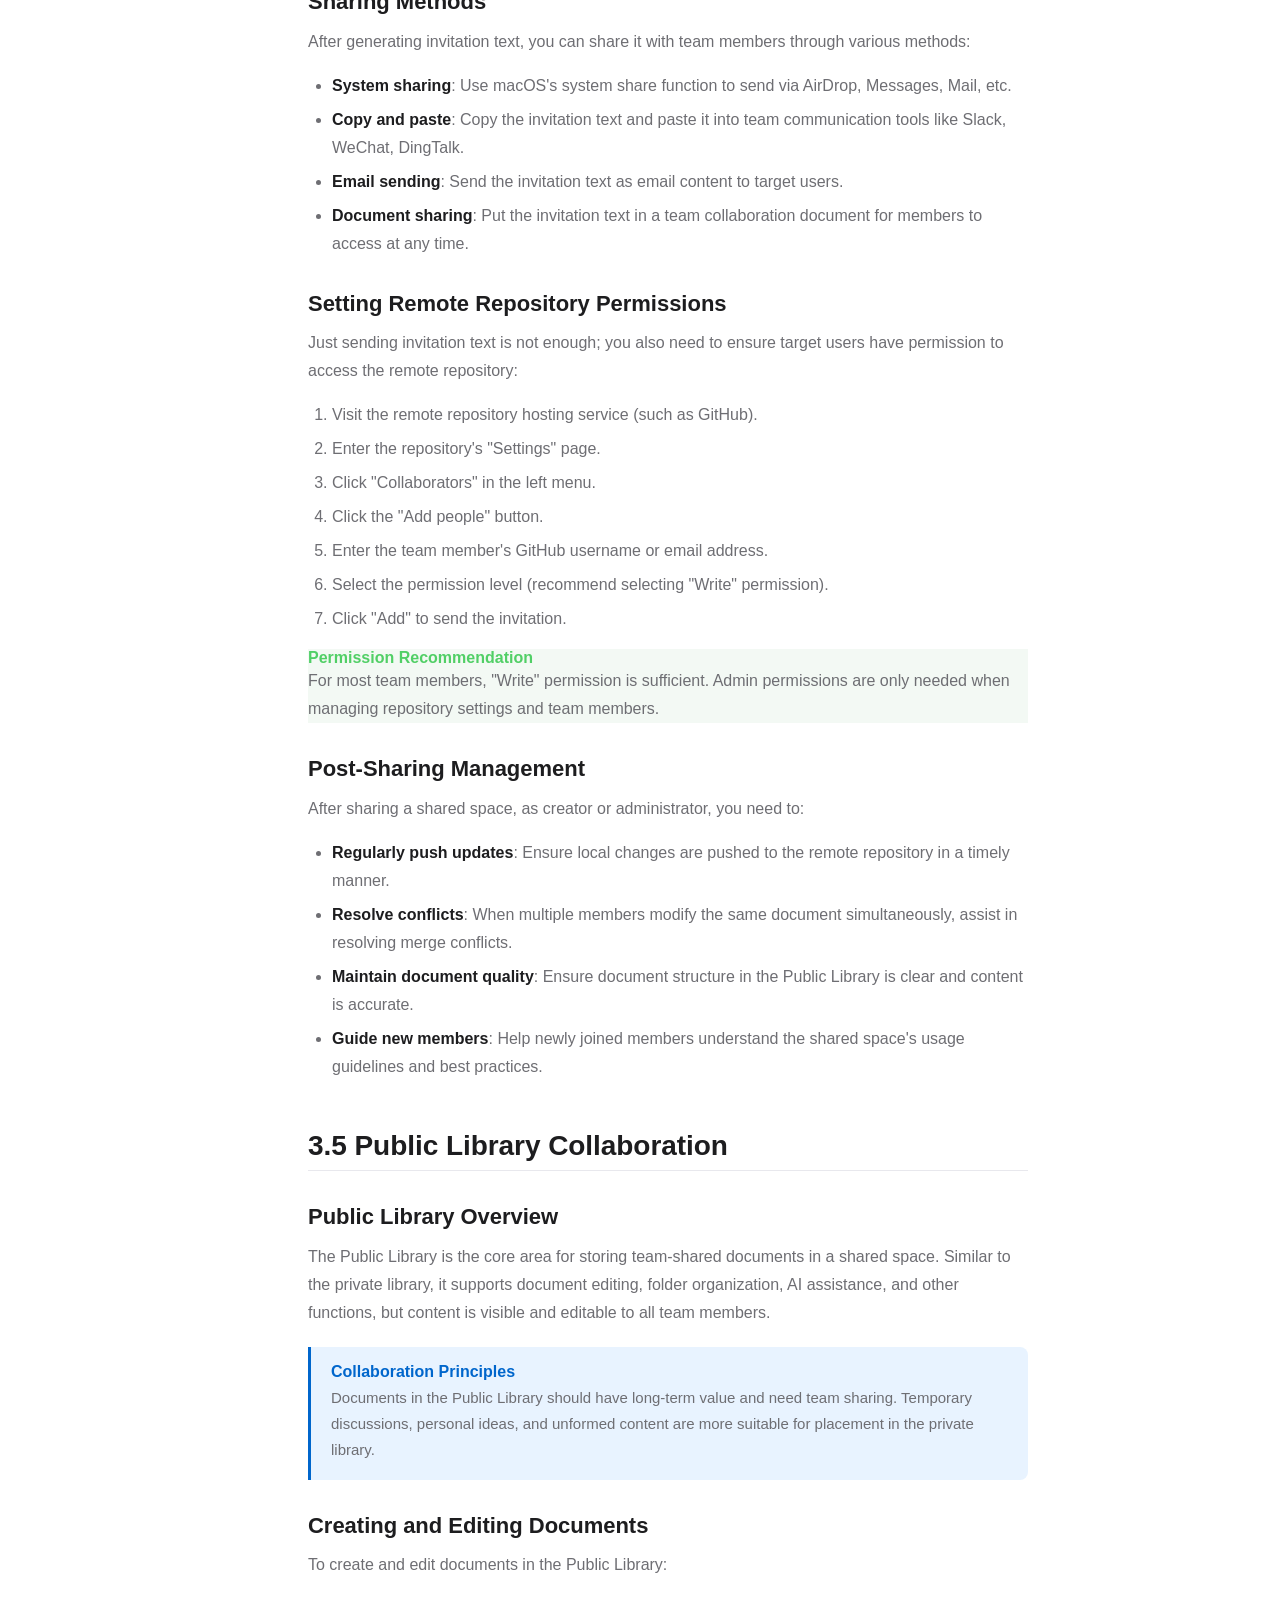
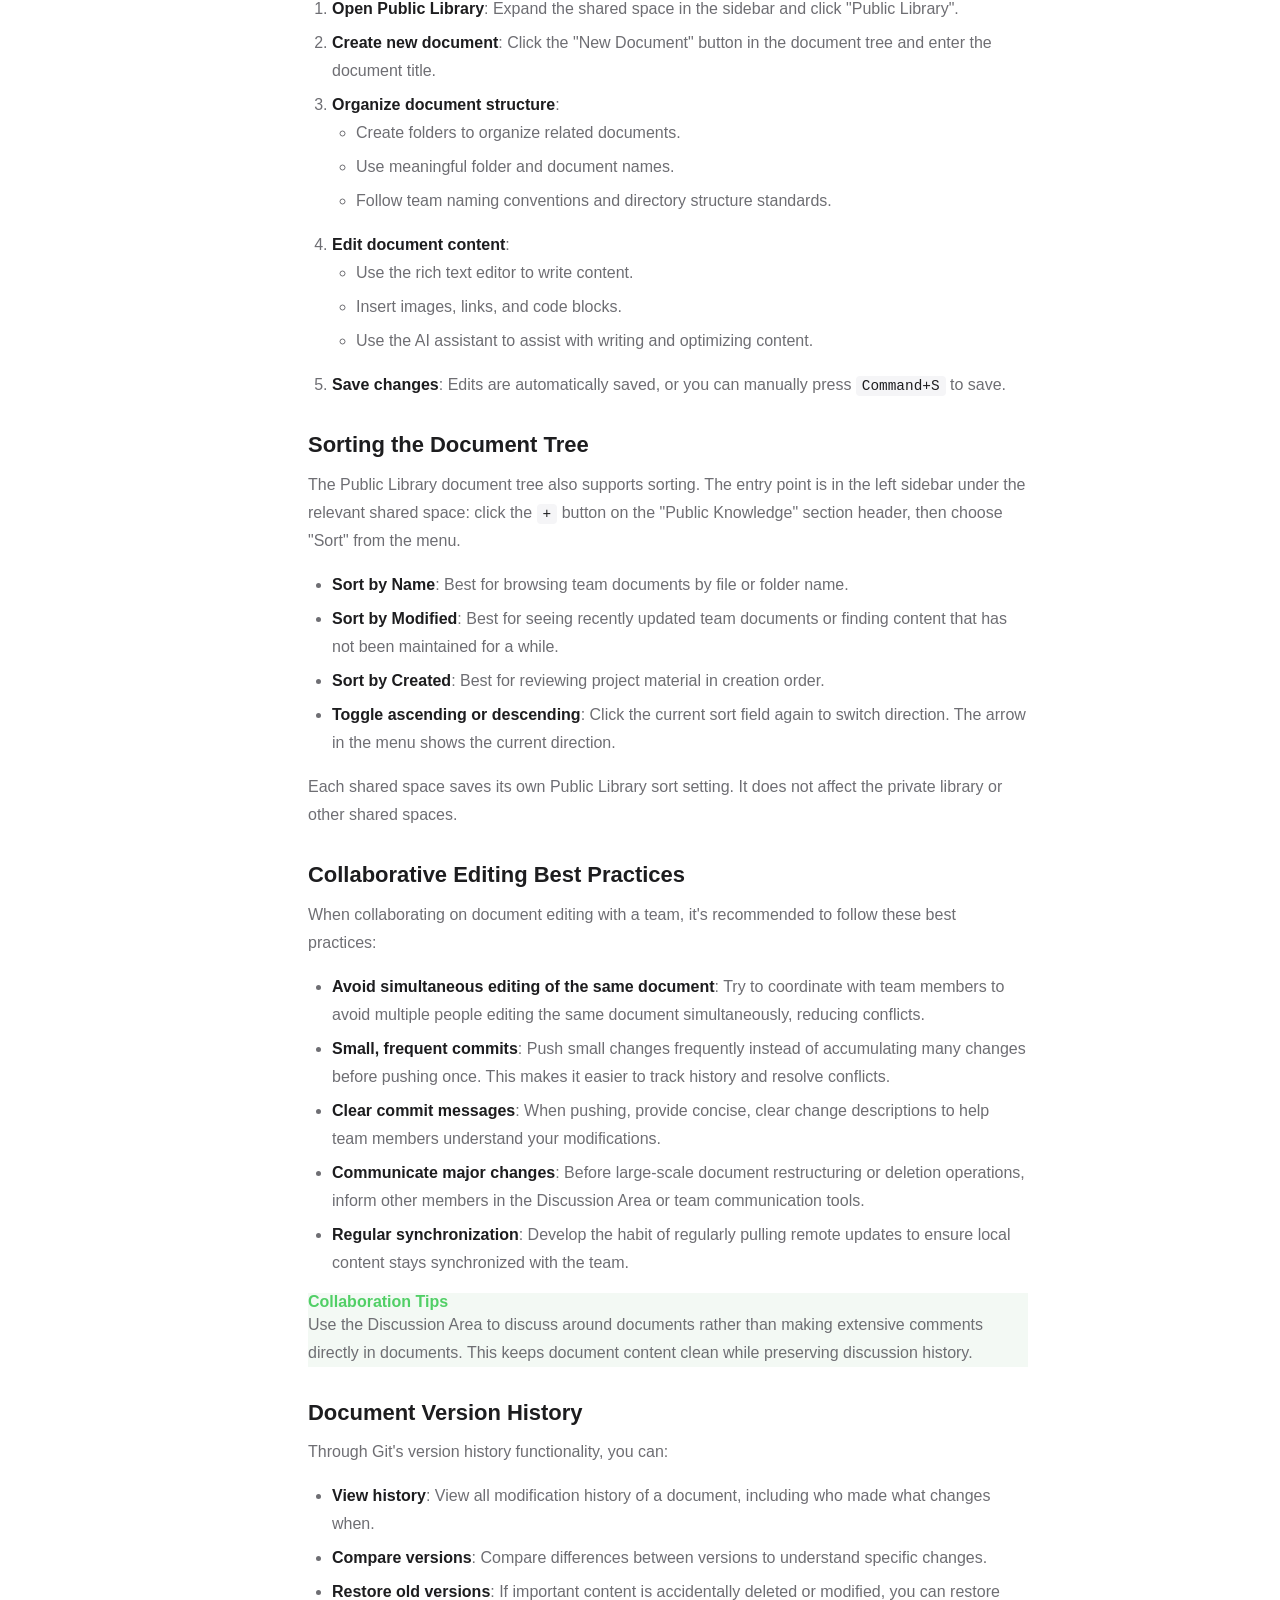
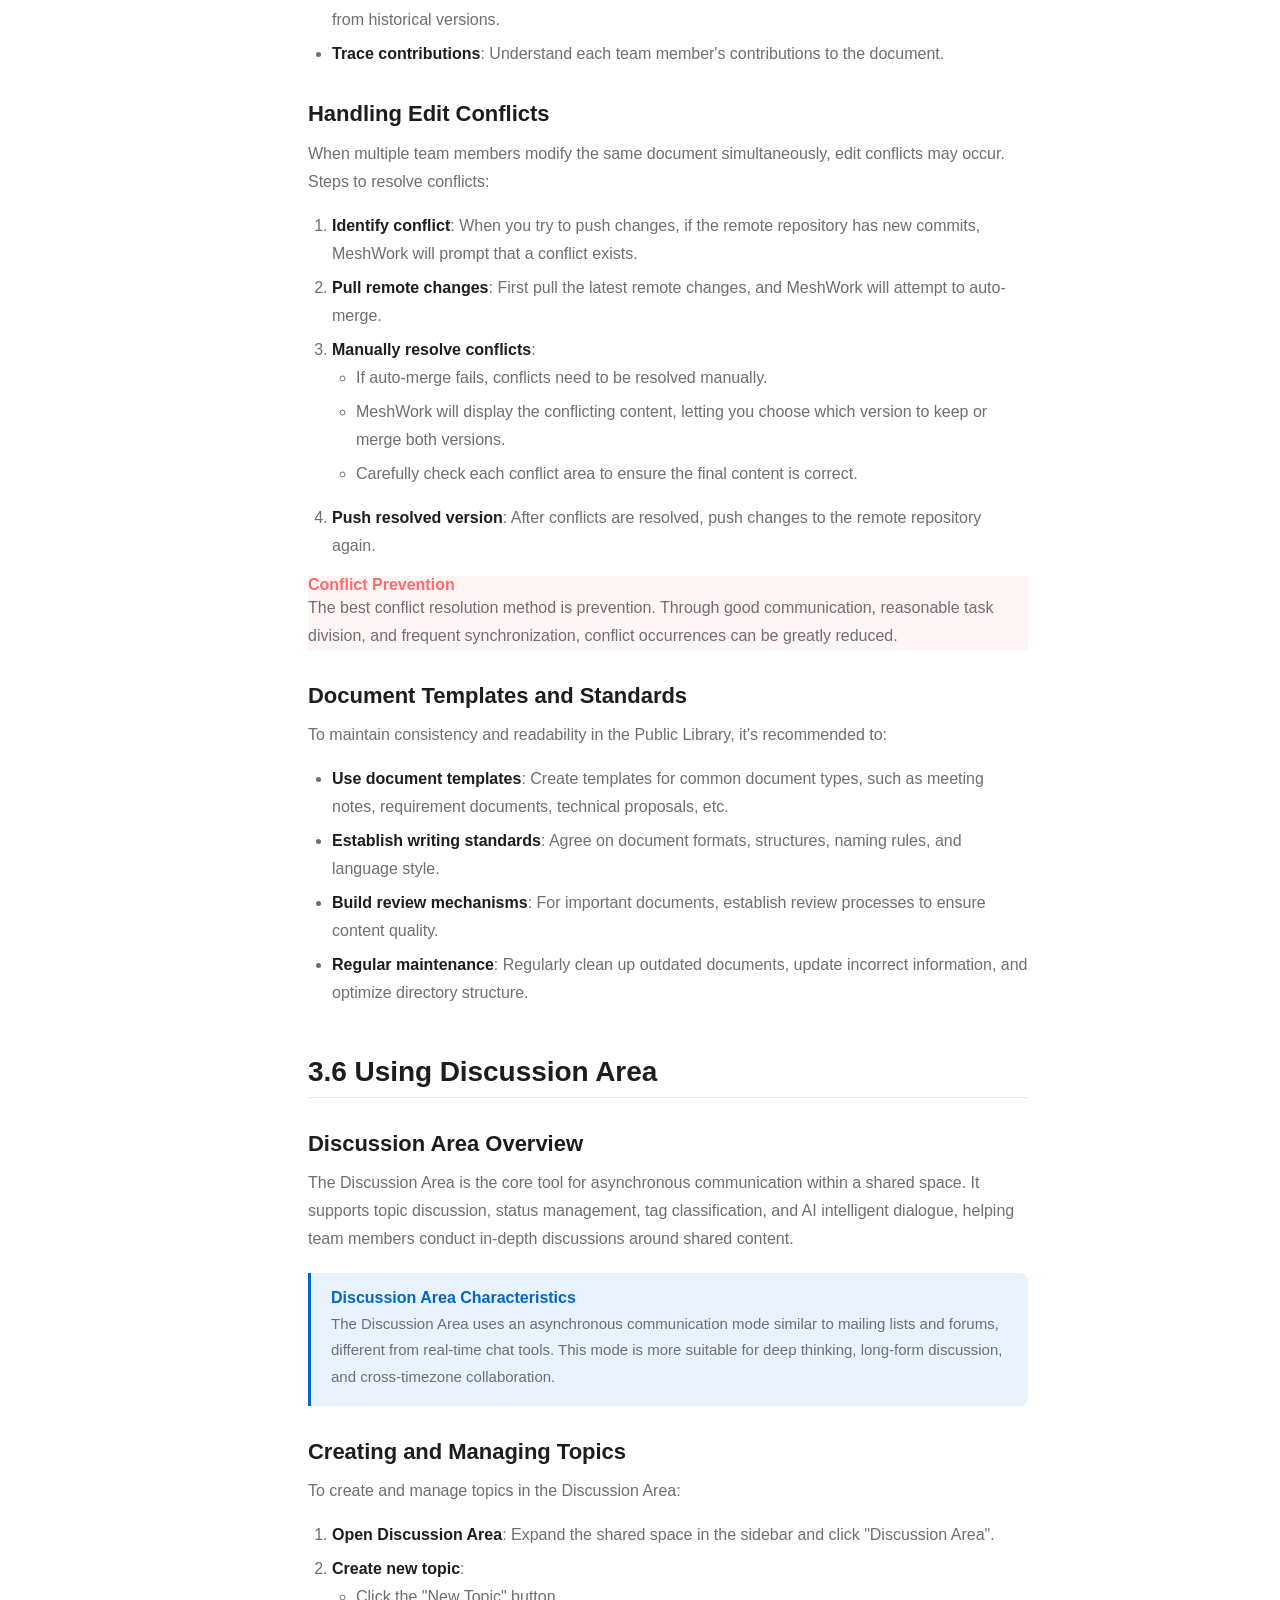
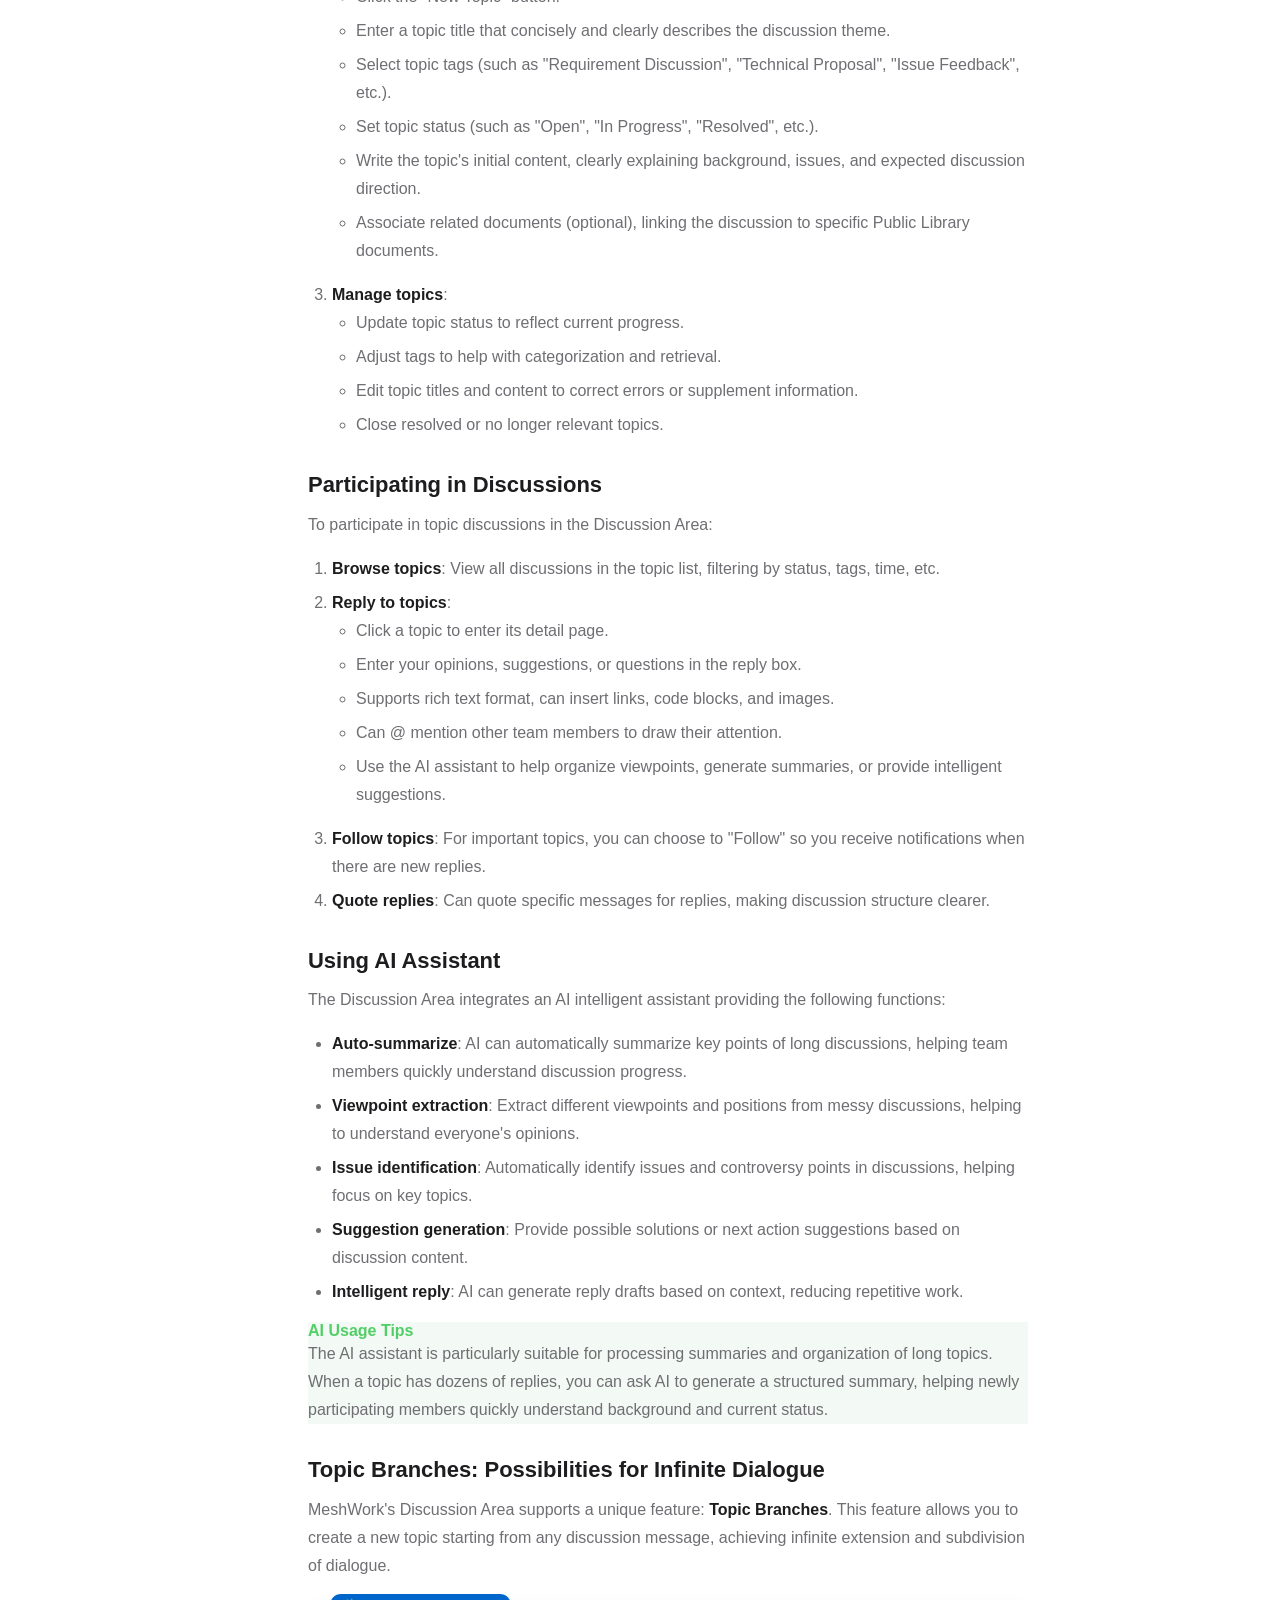
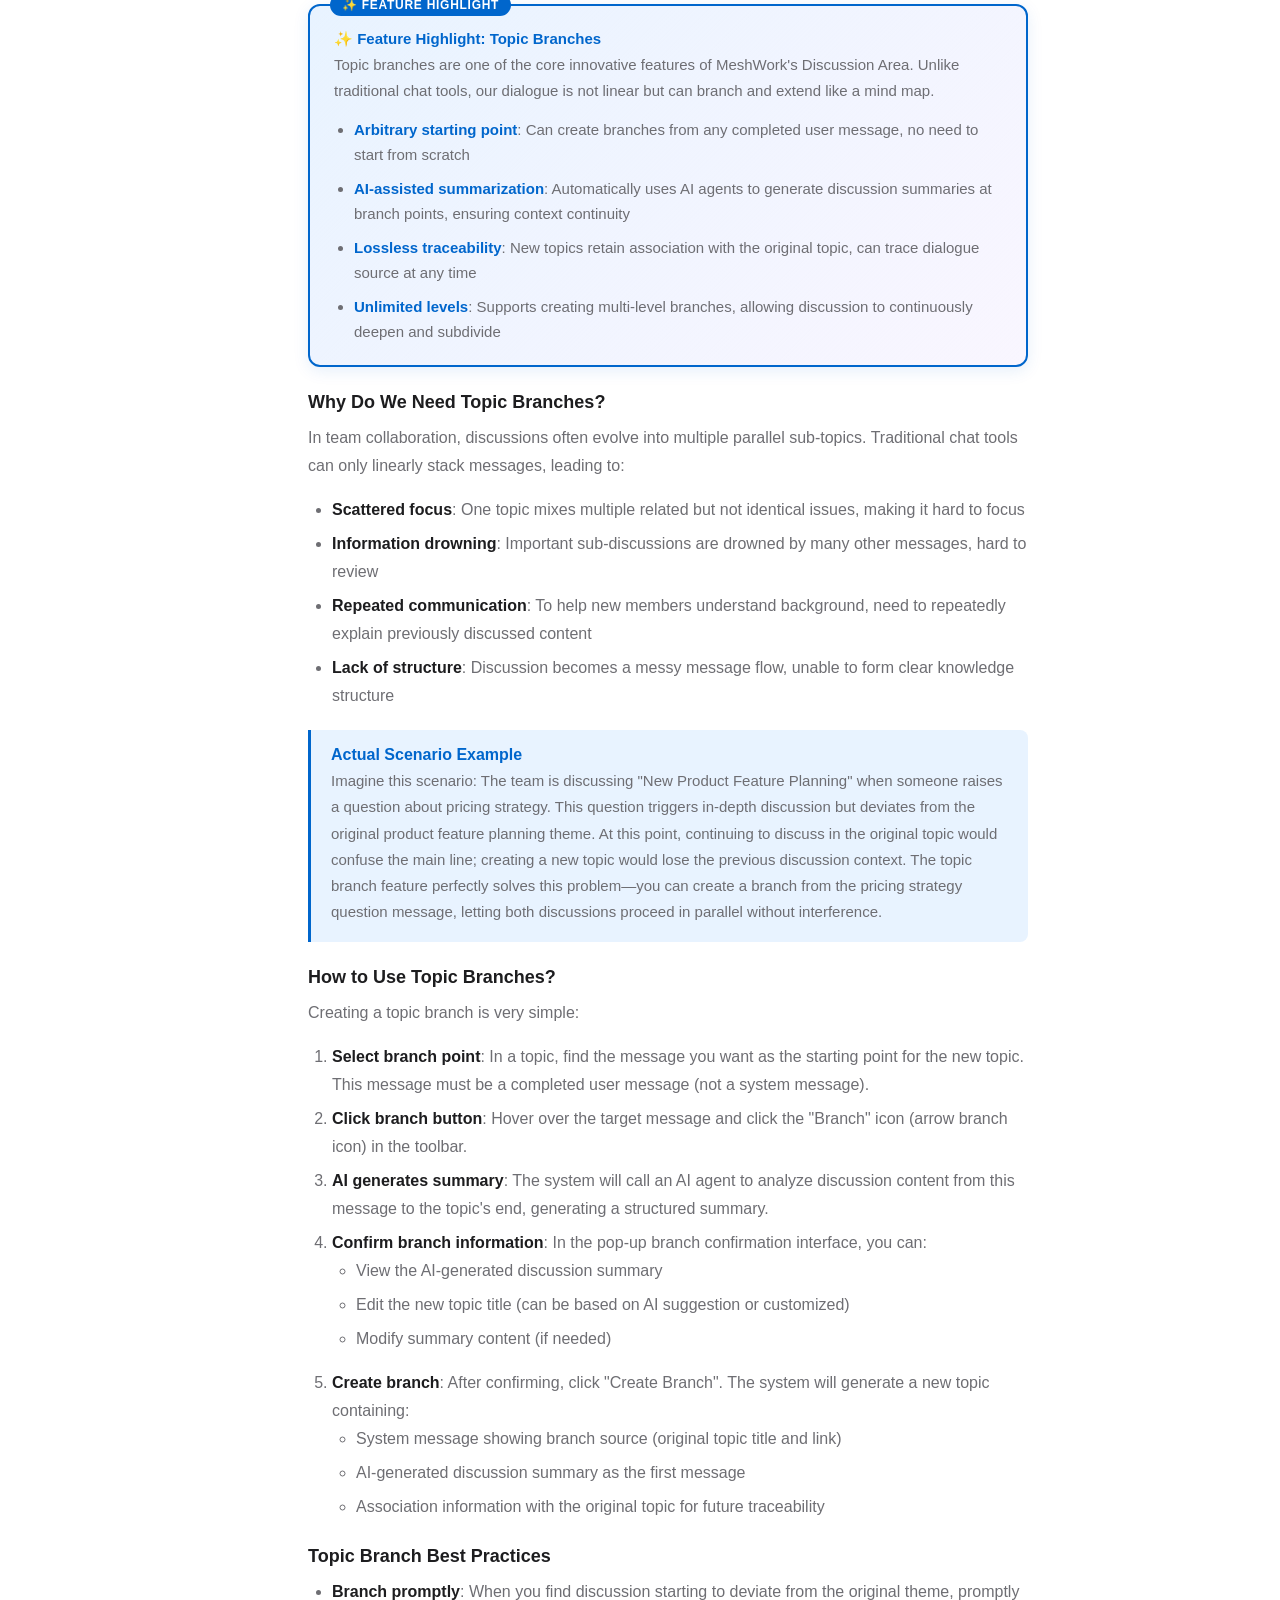
<file: manual-book-03-en.html>
<!doctype html>
<html lang="en">
  <head>
    <meta charset="utf-8">
    <meta name="viewport" content="width=device-width, initial-scale=1">
    <meta name="description" content="MeshWork Manual: Shared Spaces usage guide - create shared spaces, join shared spaces, share shared spaces, public library collaboration, discussion area usage, and Git configuration.">
    <title>Shared Spaces - MeshWork Manual</title>
    <link rel="icon" type="image/png" href="images/favicon.png">
    <link rel="apple-touch-icon" href="images/favicon.png">
    <link rel="stylesheet" href="manual-book.css">
  </head>
  <body>
    <header class="manual-book-header">
      <a class="manual-book-brand" href="index.html">
        <span>∞</span>
        <strong>MeshWork</strong>
      </a>
      <div class="language-switch">
        <a href="manual-book-03.html" class="lang-button">中文</a>
        <span class="lang-button is-active">EN</span>
      </div>
      <nav class="manual-book-nav">
        <span>Manual: Shared Spaces</span>
      </nav>
      <a class="manual-book-home" href="manual-en.html">Back to TOC</a>
    </header>

    <div class="manual-book-layout">
      <aside class="manual-book-sidebar">
        <nav class="manual-book-toc">
          <div class="toc-section">
            <span class="toc-part">Part 1</span>
            <a href="manual-book-01-en.html" class="toc-title">System Setup & Configuration</a>
          </div>

          <div class="toc-section">
            <span class="toc-part">Part 2</span>
            <a href="manual-book-02-en.html" class="toc-title">Private Library</a>
          </div>

          <div class="toc-section">
            <span class="toc-part">Part 3</span>
            <a href="manual-book-03-en.html" class="toc-title active">Shared Spaces</a>
            <ul class="toc-list">
              <li><a href="#3-1">3.1 Shared Space Overview</a></li>
              <li><a href="#3-2">3.2 Creating Shared Spaces</a></li>
              <li><a href="#3-3">3.3 Joining Shared Spaces</a></li>
              <li><a href="#3-4">3.4 Sharing Shared Spaces</a></li>
              <li><a href="#3-5">3.5 Public Library Collaboration</a></li>
              <li><a href="#3-6">3.6 Using Discussion Area</a></li>
              <li><a href="#3-7">3.7 Git Configuration for Shared Spaces</a></li>
              <li><a href="#3-8">3.8 Small Team Collaboration Example</a></li>
            </ul>
          </div>

          <div class="toc-section">
            <span class="toc-part">Appendix</span>
            <a href="manual-book-appendix-en.html" class="toc-title">Appendix</a>
          </div>
        </nav>
      </aside>

      <main class="manual-book-main">
        <article class="manual-book-content">
          <h1>Shared Spaces</h1>
          <p class="subtitle">Learn how to create and manage shared spaces, collaborate on documents with team members, use discussion areas for asynchronous communication, and enable version control and multi-person collaboration through Git.</p>

          <nav class="manual-book-toc-mini">
            <strong>Chapter Contents</strong>
            <ol>
              <li><a href="#3-1">Shared Space Overview</a></li>
              <li><a href="#3-2">Creating Shared Spaces</a></li>
              <li><a href="#3-3">Joining Shared Spaces</a></li>
              <li><a href="#3-4">Sharing Shared Spaces</a></li>
              <li><a href="#3-5">Public Library Collaboration</a></li>
              <li><a href="#3-6">Using Discussion Area</a></li>
              <li><a href="#3-7">Git Configuration for Shared Spaces</a></li>
              <li><a href="#3-8">Small Team Collaboration Example</a></li>
            </ol>
          </nav>

          <h2 id="3-1">3.1 Shared Space Overview</h2>

          <div class="warning-block">
            <strong>Important Security Notice</strong>
            <p>Shared space permission control is not implemented by MeshWork, but is determined by the access permissions of the remote Git repository (such as GitHub) you bind.</p>
            <p>Specifically:</p>
            <ul>
              <li>Data being stored locally does not mean it is shared. Only when you bind a remote repository for the shared space and share the repository address with others will the data be shared.</li>
              <li>Who can access this shared space depends on the permission settings of the remote repository platform. On GitHub, only people invited as collaborators can access private repositories.</li>
              <li>If you unbind the remote repository or remove someone from the collaborators list, they will no longer be able to access the shared space content.</li>
              <li>Please manage remote repository permissions carefully to ensure only trusted personnel can access your shared spaces.</li>
            </ul>
          </div>

          <h3>What is a Shared Space</h3>

          <p>A shared space is a team or project-level data boundary, the core unit for multi-person collaboration in MeshWork. Each shared space contains the following key parts:</p>

          <ul>
            <li><strong>Public Library</strong>: Stores team-shared documents, knowledge, resources, and long-term settled content.</li>
            <li><strong>Discussion Area</strong>: Place for asynchronous discussion around shared content, supporting topic tags, status management, and intelligent dialogue.</li>
            <li><strong>Shared Attachments</strong>: Images, files, and other media resources shared by the team.</li>
            <li><strong>Git Configuration</strong>: Optional version control and remote collaboration features.</li>
          </ul>

          <div class="info-block">
            <strong>Core Design Philosophy</strong>
            <p>The shared space design philosophy is to first establish your own private library, then join shared spaces as needed. This maintains the independence of personal thinking while discussing and settling long-term knowledge with the team and AI.</p>
          </div>

          <h3>Relationship Between Shared Spaces and Private Library</h3>

          <p>In MeshWork, the private library and shared spaces are two independent data boundaries:</p>

          <ul>
            <li><strong>Private Library</strong>: Belongs to the current user, storing personal long-term notes, research materials, writing drafts, inspiration fragments, and content that shouldn't automatically enter team sharing.</li>
            <li><strong>Shared Space</strong>: Belongs to a team or project, storing team-shared knowledge, discussions, and collaboration content.</li>
          </ul>

          <p>The workspace is responsible for combining one private library and multiple shared spaces. You can simultaneously participate in multiple different shared spaces, such as your company's product planning space, open source project documentation space, friends' content creation space, etc.</p>

          <h3>Shared Space Application Scenarios</h3>

          <p>Shared spaces are suitable for various team collaboration scenarios:</p>

          <ul>
            <li><strong>Product Planning Team</strong>: Collect market research, competitive analysis, requirement documents, and product planning.</li>
            <li><strong>Content Creation Team</strong>: Collaborative writing of articles, books, video scripts, and marketing content.</li>
            <li><strong>Research Discussion Group</strong>: Academic paper discussions, research note sharing, and opinion exchange.</li>
            <li><strong>Open Source Project Maintenance</strong>: Project documentation, development guides, and community discussions.</li>
            <li><strong>Education and Training</strong>: Course material sharing, learning discussions, and assignment collaboration.</li>
          </ul>

          <h3>Shared Spaces in the Sidebar</h3>

          <p>In the workspace main interface, shared spaces are located in the lower half of the sidebar:</p>

          <ul>
            <li><strong>Private Library</strong>: Fixed in the upper half of the sidebar, always visible.</li>
            <li><strong>Shared Space List</strong>: Located in the lower half of the sidebar, multiple shared spaces can be added.</li>
            <li><strong>Add Button</strong>: Below the shared space area is a <code>+</code> button for creating or joining new shared spaces.</li>
          </ul>

          <p>Under each shared space, two sub-items can be expanded: Public Library and Discussion Area. Clicking the corresponding sub-item displays the related content in the main content area.</p>

          <h2 id="3-2">3.2 Creating Shared Spaces</h2>

          <h3>Preparation Before Creating</h3>

          <p>Before creating a shared space, it's recommended to clarify the following points:</p>

          <ul>
            <li><strong>Team size</strong>: Determine the number of members and role division in the participating team.</li>
            <li><strong>Collaboration goals</strong>: Clarify the main purpose of the shared space, such as product documentation, content creation, research discussion, etc.</li>
            <li><strong>Git requirements</strong>: Consider whether version control and remote collaboration are needed. For small teams, you can use it locally first and configure Git later.</li>
            <li><strong>Directory location</strong>: Choose an appropriate disk directory location to store shared space data.</li>
          </ul>

          <div class="tip-block">
            <strong>Recommendation</strong>
            <p>For teams using MeshWork for the first time, it's recommended to first create a shared space without Git, become familiar with the product functions, and then configure version control. This reduces the learning curve and allows quick onboarding to collaboration.</p>
          </div>

          <h3>Creation Steps</h3>

          <p>To create a new shared space:</p>

          <ol>
            <li><strong>Open creation interface</strong>: In the workspace main interface, click the <code>+</code> button below the sidebar.</li>
            <li><strong>Select creation type</strong>: In the pop-up menu, select "Create Shared Space".</li>
            <li><strong>Enter basic information</strong>:
              <ul>
                <li>Enter the shared space name, such as "Product Planning Team" or "Content Creation Studio".</li>
                <li>Select the local storage directory. MeshWork will create the shared space's data structure under the specified directory.</li>
                <li>Choose whether to use a template. If creating for the first time, it's recommended to select "Empty Template", and you can add content later according to actual needs.</li>
              </ul>
            </li>
            <li><strong>Configure Git (optional)</strong>:
              <ul>
                <li>If version control is needed, you can select "Configure Git".</li>
                <li>Enter the remote repository address (such as GitHub repository address).</li>
                <li>Enter the branch name. When left blank, MeshWork will automatically generate a branch name based on the shared space name and ID.</li>
                <li>If version control is not needed for now, you can select "Configure Later".</li>
              </ul>
            </li>
            <li><strong>Complete creation</strong>: Click the "Create" button, and MeshWork will create the complete directory structure of the shared space in the specified directory.</li>
          </ol>

          <h3>Directory Structure</h3>

          <p>After creation is complete, the shared space directory structure is as follows:</p>

          <pre><code>&lt;shared-space&gt;/
├── .meshwork/           # MeshWork metadata and configuration
├── public-knowledge/    # Public library documents
├── discussions/         # Discussion area data
└── assets/             # Shared attachments and media resources</code></pre>

          <div class="info-block">
            <strong>Directory Description</strong>
            <p>The <code>.meshwork</code> directory contains the shared space's configuration information, Git settings, and metadata. Do not manually edit files in this directory unless you clearly understand their structure and impact.</p>
          </div>

          <h3>Initial Interface</h3>

          <p>After creation is complete, you will see the following interface changes:</p>

          <ul>
            <li>The new shared space will appear in the shared space list in the sidebar.</li>
            <li>You can expand the shared space to see two sub-items: "Public Library" and "Discussion Area".</li>
            <li>By default, the Public Library will open, displaying an empty document tree.</li>
            <li>You can start creating documents, organizing folder structures, and inviting team members to join.</li>
          </ul>

          <h2 id="3-3">3.3 Joining Shared Spaces</h2>

          <h3>Getting Invitation Information</h3>

          <p>To join an existing shared space, you first need to obtain that shared space's invitation information. Invitation information is usually provided by the shared space's creator or administrator and contains the following key information:</p>

          <ul>
            <li><strong>Remote repository URL</strong>: The Git remote repository address bound by the shared space.</li>
            <li><strong>Branch name</strong>: The branch name of the shared space in the remote repository.</li>
            <li><strong>Shared space name</strong>: Suggested name for local directory naming.</li>
          </ul>

          <div class="info-block">
            <strong>Invitation Text Format</strong>
            <p>MeshWork uses a standardized invitation text format containing both human-readable instructions and machine-parsable JSON data. After receiving the invitation text, you can directly paste it into the join interface, and the system will automatically parse and fill in the relevant information.</p>
          </div>

          <h3>Joining Steps</h3>

          <p>To join an existing shared space:</p>

          <ol>
            <li><strong>Open join interface</strong>: In the workspace main interface, click the <code>+</code> button below the sidebar.</li>
            <li><strong>Select join type</strong>: In the pop-up menu, select "Join Shared Space".</li>
            <li><strong>Enter invitation information</strong>:
              <ul>
                <li>If you received a MeshWork invitation text, directly press <code>Command+V</code> to paste it into the interface. The system will automatically parse and fill the following fields:
                  <ul>
                    <li>Remote repository URL</li>
                    <li>Branch name</li>
                    <li>Local name (if not yet entered)</li>
                  </ul>
                </li>
                <li>If there is no invitation text, manually enter the remote repository address and branch name.</li>
                <li>Enter the local directory name for storing shared space data locally.</li>
                <li>Select the local storage directory location.</li>
              </ul>
            </li>
            <li><strong>Clone remote content</strong>:
              <ul>
                <li>After clicking the "Join" button, MeshWork will clone the specified branch's content from the remote repository.</li>
                <li>First-time joining may take some time, depending on network speed and remote repository size.</li>
                <li>After cloning is complete, the local system will have the complete shared space history and current content.</li>
              </ul>
            </li>
            <li><strong>Start collaborating</strong>:
              <ul>
                <li>After successful joining, the shared space will appear in the sidebar.</li>
                <li>You can view documents in the Public Library, participate in Discussion Area topics, and collaborate with team members in real time.</li>
              </ul>
            </li>
          </ol>

          <h3>Permissions and Access Control</h3>

          <p>After joining a shared space, your permissions depend on the remote repository's access settings:</p>

          <ul>
            <li><strong>Write permission</strong>: Can edit documents, create discussions, and push changes to the remote repository.</li>
            <li><strong>Read-only permission</strong>: Can view content but cannot modify or push changes.</li>
            <li><strong>Admin permission</strong>: In addition to write permission, can manage team members, adjust settings, and configure Git.</li>
          </ul>

          <div class="warning-block">
            <strong>Permission Description</strong>
            <p>If you find you cannot edit or push changes, it may be due to insufficient permissions. Please contact the shared space administrator and request appropriate access permissions.</p>
          </div>

          <h3>Troubleshooting Join Issues</h3>

          <p>When joining a shared space, you may encounter some common problems:</p>

          <ul>
            <li><strong>Authentication failed</strong>: Check whether the SSH key or Personal Access Token is correctly configured.</li>
            <li><strong>Repository doesn't exist</strong>: Confirm whether the remote repository URL is correct and whether the repository has been deleted.</li>
            <li><strong>Branch doesn't exist</strong>: Confirm whether the branch name is correct, case-sensitive.</li>
            <li><strong>Insufficient permissions</strong>: Confirm whether you have permission to access the repository.</li>
          </ul>

          <div class="tip-block">
            <strong>Troubleshooting</strong>
            <p>If you encounter problems, it's recommended to first try connecting using SSH. SSH is usually more stable than HTTPS and doesn't require managing Token expiration.</p>
          </div>

          <h2 id="3-4">3.4 Sharing Shared Spaces</h2>

          <h3>Preparation Before Sharing</h3>

          <p>Before sharing a shared space, you need to ensure the following points:</p>

          <ul>
            <li><strong>Git configured</strong>: The shared space must be bound to a remote Git repository to be shared.</li>
            <li><strong>Content pushed</strong>: Ensure local changes have been pushed to the remote repository so team members can see the latest content.</li>
            <li><strong>Permissions set</strong>: In the remote repository hosting service (such as GitHub), ensure target users have been granted appropriate permissions.</li>
          </ul>

          <div class="warning-block">
            <strong>Important Reminder</strong>
            <p>If the shared space is not bound to a remote repository, the sharing function will be unavailable. Please configure Git in the shared space settings first, then proceed with sharing.</p>
          </div>

          <h3>Generating Invitation Text</h3>

          <p>To generate invitation text for a shared space:</p>

          <ol>
            <li><strong>Open share interface</strong>: Right-click the shared space you want to share in the sidebar and select "Share".</li>
            <li><strong>View invitation information</strong>: The system will open a Sheet displaying the following information:
              <ul>
                <li>Remote repository URL</li>
                <li>Branch name</li>
                <li>Shared space name</li>
                <li>Auto-generated invitation text</li>
              </ul>
            </li>
            <li><strong>Copy invitation text</strong>: Click the "Copy Invitation" button to copy the invitation text to the clipboard.</li>
          </ol>

          <h3>Invitation Text Format</h3>

          <p>MeshWork's invitation text uses a standardized format containing both human-readable instructions and machine-parsable JSON data:</p>

          <pre><code>-----BEGIN MESHWORK SHARED SPACE INVITE-----
{
  "type": "com.meshwork.shared-space-invite",
  "version": 1,
  "name": "Product Planning Team",
  "remoteURL": "git@github.com:example/product-docs.git",
  "branch": "meshwork/shared/product-team"
}
-----END MESHWORK SHARED SPACE INVITE-----</code></pre>

          <p>Advantages of this format:</p>

          <ul>
            <li><strong>Human-readable</strong>: Even when pasted into chat applications or email, recipients can understand this is a MeshWork invitation.</li>
            <li><strong>Machine-parsable</strong>: Recipients can directly paste into MeshWork, and the system will automatically extract necessary information.</li>
            <li><strong>Version-compatible</strong>: Includes a version number for future format upgrades and compatibility handling.</li>
          </ul>

          <h3>Sharing Methods</h3>

          <p>After generating invitation text, you can share it with team members through various methods:</p>

          <ul>
            <li><strong>System sharing</strong>: Use macOS's system share function to send via AirDrop, Messages, Mail, etc.</li>
            <li><strong>Copy and paste</strong>: Copy the invitation text and paste it into team communication tools like Slack, WeChat, DingTalk.</li>
            <li><strong>Email sending</strong>: Send the invitation text as email content to target users.</li>
            <li><strong>Document sharing</strong>: Put the invitation text in a team collaboration document for members to access at any time.</li>
          </ul>

          <h3>Setting Remote Repository Permissions</h3>

          <p>Just sending invitation text is not enough; you also need to ensure target users have permission to access the remote repository:</p>

          <ol>
            <li>Visit the remote repository hosting service (such as GitHub).</li>
            <li>Enter the repository's "Settings" page.</li>
            <li>Click "Collaborators" in the left menu.</li>
            <li>Click the "Add people" button.</li>
            <li>Enter the team member's GitHub username or email address.</li>
            <li>Select the permission level (recommend selecting "Write" permission).</li>
            <li>Click "Add" to send the invitation.</li>
          </ol>

          <div class="tip-block">
            <strong>Permission Recommendation</strong>
            <p>For most team members, "Write" permission is sufficient. Admin permissions are only needed when managing repository settings and team members.</p>
          </div>

          <h3>Post-Sharing Management</h3>

          <p>After sharing a shared space, as creator or administrator, you need to:</p>

          <ul>
            <li><strong>Regularly push updates</strong>: Ensure local changes are pushed to the remote repository in a timely manner.</li>
            <li><strong>Resolve conflicts</strong>: When multiple members modify the same document simultaneously, assist in resolving merge conflicts.</li>
            <li><strong>Maintain document quality</strong>: Ensure document structure in the Public Library is clear and content is accurate.</li>
            <li><strong>Guide new members</strong>: Help newly joined members understand the shared space's usage guidelines and best practices.</li>
          </ul>

          <h2 id="3-5">3.5 Public Library Collaboration</h2>

          <h3>Public Library Overview</h3>

          <p>The Public Library is the core area for storing team-shared documents in a shared space. Similar to the private library, it supports document editing, folder organization, AI assistance, and other functions, but content is visible and editable to all team members.</p>

          <div class="info-block">
            <strong>Collaboration Principles</strong>
            <p>Documents in the Public Library should have long-term value and need team sharing. Temporary discussions, personal ideas, and unformed content are more suitable for placement in the private library.</p>
          </div>

          <h3>Creating and Editing Documents</h3>

          <p>To create and edit documents in the Public Library:</p>

          <ol>
            <li><strong>Open Public Library</strong>: Expand the shared space in the sidebar and click "Public Library".</li>
            <li><strong>Create new document</strong>: Click the "New Document" button in the document tree and enter the document title.</li>
            <li><strong>Organize document structure</strong>:
              <ul>
                <li>Create folders to organize related documents.</li>
                <li>Use meaningful folder and document names.</li>
                <li>Follow team naming conventions and directory structure standards.</li>
              </ul>
            </li>
            <li><strong>Edit document content</strong>:
              <ul>
                <li>Use the rich text editor to write content.</li>
                <li>Insert images, links, and code blocks.</li>
                <li>Use the AI assistant to assist with writing and optimizing content.</li>
              </ul>
            </li>
            <li><strong>Save changes</strong>: Edits are automatically saved, or you can manually press <code>Command+S</code> to save.</li>
          </ol>

          <h3>Sorting the Document Tree</h3>

          <p>The Public Library document tree also supports sorting. The entry point is in the left sidebar under the relevant shared space: click the <code>+</code> button on the "Public Knowledge" section header, then choose "Sort" from the menu.</p>

          <ul>
            <li><strong>Sort by Name</strong>: Best for browsing team documents by file or folder name.</li>
            <li><strong>Sort by Modified</strong>: Best for seeing recently updated team documents or finding content that has not been maintained for a while.</li>
            <li><strong>Sort by Created</strong>: Best for reviewing project material in creation order.</li>
            <li><strong>Toggle ascending or descending</strong>: Click the current sort field again to switch direction. The arrow in the menu shows the current direction.</li>
          </ul>

          <p>Each shared space saves its own Public Library sort setting. It does not affect the private library or other shared spaces.</p>

          <h3>Collaborative Editing Best Practices</h3>

          <p>When collaborating on document editing with a team, it's recommended to follow these best practices:</p>

          <ul>
            <li><strong>Avoid simultaneous editing of the same document</strong>: Try to coordinate with team members to avoid multiple people editing the same document simultaneously, reducing conflicts.</li>
            <li><strong>Small, frequent commits</strong>: Push small changes frequently instead of accumulating many changes before pushing once. This makes it easier to track history and resolve conflicts.</li>
            <li><strong>Clear commit messages</strong>: When pushing, provide concise, clear change descriptions to help team members understand your modifications.</li>
            <li><strong>Communicate major changes</strong>: Before large-scale document restructuring or deletion operations, inform other members in the Discussion Area or team communication tools.</li>
            <li><strong>Regular synchronization</strong>: Develop the habit of regularly pulling remote updates to ensure local content stays synchronized with the team.</li>
          </ul>

          <div class="tip-block">
            <strong>Collaboration Tips</strong>
            <p>Use the Discussion Area to discuss around documents rather than making extensive comments directly in documents. This keeps document content clean while preserving discussion history.</p>
          </div>

          <h3>Document Version History</h3>

          <p>Through Git's version history functionality, you can:</p>

          <ul>
            <li><strong>View history</strong>: View all modification history of a document, including who made what changes when.</li>
            <li><strong>Compare versions</strong>: Compare differences between versions to understand specific changes.</li>
            <li><strong>Restore old versions</strong>: If important content is accidentally deleted or modified, you can restore from historical versions.</li>
            <li><strong>Trace contributions</strong>: Understand each team member's contributions to the document.</li>
          </ul>

          <h3>Handling Edit Conflicts</h3>

          <p>When multiple team members modify the same document simultaneously, edit conflicts may occur. Steps to resolve conflicts:</p>

          <ol>
            <li><strong>Identify conflict</strong>: When you try to push changes, if the remote repository has new commits, MeshWork will prompt that a conflict exists.</li>
            <li><strong>Pull remote changes</strong>: First pull the latest remote changes, and MeshWork will attempt to auto-merge.</li>
            <li><strong>Manually resolve conflicts</strong>:
              <ul>
                <li>If auto-merge fails, conflicts need to be resolved manually.</li>
                <li>MeshWork will display the conflicting content, letting you choose which version to keep or merge both versions.</li>
                <li>Carefully check each conflict area to ensure the final content is correct.</li>
              </ul>
            </li>
            <li><strong>Push resolved version</strong>: After conflicts are resolved, push changes to the remote repository again.</li>
          </ol>

          <div class="warning-block">
            <strong>Conflict Prevention</strong>
            <p>The best conflict resolution method is prevention. Through good communication, reasonable task division, and frequent synchronization, conflict occurrences can be greatly reduced.</p>
          </div>

          <h3>Document Templates and Standards</h3>

          <p>To maintain consistency and readability in the Public Library, it's recommended to:</p>

          <ul>
            <li><strong>Use document templates</strong>: Create templates for common document types, such as meeting notes, requirement documents, technical proposals, etc.</li>
            <li><strong>Establish writing standards</strong>: Agree on document formats, structures, naming rules, and language style.</li>
            <li><strong>Build review mechanisms</strong>: For important documents, establish review processes to ensure content quality.</li>
            <li><strong>Regular maintenance</strong>: Regularly clean up outdated documents, update incorrect information, and optimize directory structure.</li>
          </ul>

          <h2 id="3-6">3.6 Using Discussion Area</h2>

          <h3>Discussion Area Overview</h3>

          <p>The Discussion Area is the core tool for asynchronous communication within a shared space. It supports topic discussion, status management, tag classification, and AI intelligent dialogue, helping team members conduct in-depth discussions around shared content.</p>

          <div class="info-block">
            <strong>Discussion Area Characteristics</strong>
            <p>The Discussion Area uses an asynchronous communication mode similar to mailing lists and forums, different from real-time chat tools. This mode is more suitable for deep thinking, long-form discussion, and cross-timezone collaboration.</p>
          </div>

          <h3>Creating and Managing Topics</h3>

          <p>To create and manage topics in the Discussion Area:</p>

          <ol>
            <li><strong>Open Discussion Area</strong>: Expand the shared space in the sidebar and click "Discussion Area".</li>
            <li><strong>Create new topic</strong>:
              <ul>
                <li>Click the "New Topic" button.</li>
                <li>Enter a topic title that concisely and clearly describes the discussion theme.</li>
                <li>Select topic tags (such as "Requirement Discussion", "Technical Proposal", "Issue Feedback", etc.).</li>
                <li>Set topic status (such as "Open", "In Progress", "Resolved", etc.).</li>
                <li>Write the topic's initial content, clearly explaining background, issues, and expected discussion direction.</li>
                <li>Associate related documents (optional), linking the discussion to specific Public Library documents.</li>
              </ul>
            </li>
            <li><strong>Manage topics</strong>:
              <ul>
                <li>Update topic status to reflect current progress.</li>
                <li>Adjust tags to help with categorization and retrieval.</li>
                <li>Edit topic titles and content to correct errors or supplement information.</li>
                <li>Close resolved or no longer relevant topics.</li>
              </ul>
            </li>
          </ol>

          <h3>Participating in Discussions</h3>

          <p>To participate in topic discussions in the Discussion Area:</p>

          <ol>
            <li><strong>Browse topics</strong>: View all discussions in the topic list, filtering by status, tags, time, etc.</li>
            <li><strong>Reply to topics</strong>:
              <ul>
                <li>Click a topic to enter its detail page.</li>
                <li>Enter your opinions, suggestions, or questions in the reply box.</li>
                <li>Supports rich text format, can insert links, code blocks, and images.</li>
                <li>Can @ mention other team members to draw their attention.</li>
                <li>Use the AI assistant to help organize viewpoints, generate summaries, or provide intelligent suggestions.</li>
              </ul>
            </li>
            <li><strong>Follow topics</strong>: For important topics, you can choose to "Follow" so you receive notifications when there are new replies.</li>
            <li><strong>Quote replies</strong>: Can quote specific messages for replies, making discussion structure clearer.</li>
          </ol>

          <h3>Using AI Assistant</h3>

          <p>The Discussion Area integrates an AI intelligent assistant providing the following functions:</p>

          <ul>
            <li><strong>Auto-summarize</strong>: AI can automatically summarize key points of long discussions, helping team members quickly understand discussion progress.</li>
            <li><strong>Viewpoint extraction</strong>: Extract different viewpoints and positions from messy discussions, helping to understand everyone's opinions.</li>
            <li><strong>Issue identification</strong>: Automatically identify issues and controversy points in discussions, helping focus on key topics.</li>
            <li><strong>Suggestion generation</strong>: Provide possible solutions or next action suggestions based on discussion content.</li>
            <li><strong>Intelligent reply</strong>: AI can generate reply drafts based on context, reducing repetitive work.</li>
          </ul>

          <div class="tip-block">
            <strong>AI Usage Tips</strong>
            <p>The AI assistant is particularly suitable for processing summaries and organization of long topics. When a topic has dozens of replies, you can ask AI to generate a structured summary, helping newly participating members quickly understand background and current status.</p>
          </div>

          <h3>Topic Branches: Possibilities for Infinite Dialogue</h3>

          <p>MeshWork's Discussion Area supports a unique feature: <strong>Topic Branches</strong>. This feature allows you to create a new topic starting from any discussion message, achieving infinite extension and subdivision of dialogue.</p>

          <div class="highlight-block">
            <p><strong>✨ Feature Highlight: Topic Branches</strong></p>
            <p>Topic branches are one of the core innovative features of MeshWork's Discussion Area. Unlike traditional chat tools, our dialogue is not linear but can branch and extend like a mind map.</p>
            <ul>
              <li><strong>Arbitrary starting point</strong>: Can create branches from any completed user message, no need to start from scratch</li>
              <li><strong>AI-assisted summarization</strong>: Automatically uses AI agents to generate discussion summaries at branch points, ensuring context continuity</li>
              <li><strong>Lossless traceability</strong>: New topics retain association with the original topic, can trace dialogue source at any time</li>
              <li><strong>Unlimited levels</strong>: Supports creating multi-level branches, allowing discussion to continuously deepen and subdivide</li>
            </ul>
          </div>

          <h4>Why Do We Need Topic Branches?</h4>

          <p>In team collaboration, discussions often evolve into multiple parallel sub-topics. Traditional chat tools can only linearly stack messages, leading to:</p>

          <ul>
            <li><strong>Scattered focus</strong>: One topic mixes multiple related but not identical issues, making it hard to focus</li>
            <li><strong>Information drowning</strong>: Important sub-discussions are drowned by many other messages, hard to review</li>
            <li><strong>Repeated communication</strong>: To help new members understand background, need to repeatedly explain previously discussed content</li>
            <li><strong>Lack of structure</strong>: Discussion becomes a messy message flow, unable to form clear knowledge structure</li>
          </ul>

          <div class="info-block">
            <strong>Actual Scenario Example</strong>
            <p>Imagine this scenario: The team is discussing "New Product Feature Planning" when someone raises a question about pricing strategy. This question triggers in-depth discussion but deviates from the original product feature planning theme. At this point, continuing to discuss in the original topic would confuse the main line; creating a new topic would lose the previous discussion context. The topic branch feature perfectly solves this problem—you can create a branch from the pricing strategy question message, letting both discussions proceed in parallel without interference.</p>
          </div>

          <h4>How to Use Topic Branches?</h4>

          <p>Creating a topic branch is very simple:</p>

          <ol>
            <li><strong>Select branch point</strong>: In a topic, find the message you want as the starting point for the new topic. This message must be a completed user message (not a system message).</li>
            <li><strong>Click branch button</strong>: Hover over the target message and click the "Branch" icon (arrow branch icon) in the toolbar.</li>
            <li><strong>AI generates summary</strong>: The system will call an AI agent to analyze discussion content from this message to the topic's end, generating a structured summary.</li>
            <li><strong>Confirm branch information</strong>: In the pop-up branch confirmation interface, you can:
              <ul>
                <li>View the AI-generated discussion summary</li>
                <li>Edit the new topic title (can be based on AI suggestion or customized)</li>
                <li>Modify summary content (if needed)</li>
              </ul>
            </li>
            <li><strong>Create branch</strong>: After confirming, click "Create Branch". The system will generate a new topic containing:
              <ul>
                <li>System message showing branch source (original topic title and link)</li>
                <li>AI-generated discussion summary as the first message</li>
                <li>Association information with the original topic for future traceability</li>
              </ul>
            </li>
          </ol>

          <h4>Topic Branch Best Practices</h4>

          <ul>
            <li><strong>Branch promptly</strong>: When you find discussion starting to deviate from the original theme, promptly create a branch to keep the original topic focused</li>
            <li><strong>Meaningful titles</strong>: Give branch topics clear titles that accurately reflect the branch discussion theme</li>
            <li><strong>Utilize summaries</strong>: AI-generated summaries contain key context, ensuring new participants can quickly understand background</li>
            <li><strong>Maintain associations</strong>: Branch topics retain association with the original topic, can quickly trace back to original discussion when necessary</li>
            <li><strong>Moderate branching</strong>: Although unlimited branching is supported, it's recommended to only create branches when truly needed to avoid topic fragmentation</li>
          </ul>

          <h4>Technical Implementation of Topic Branches</h4>

          <p>The technical implementation of the topic branch feature reflects MeshWork's careful design of data structures:</p>

          <ul>
            <li><strong>Message-level association</strong>: Each message can become a branch starting point, achieving fine-grained dialogue organization</li>
            <li><strong>Metadata tracking</strong>: Branch messages contain complete metadata, recording branch source, creator, creation time, etc.</li>
            <li><strong>Context window</strong>: When generating summaries, AI considers context window limitations, ensuring summary completeness and accuracy</li>
            <li><strong>Git integration</strong>: Topic branch data syncs to all team members according to Git rules</li>
          </ul>

          <div class="tip-block">
            <strong>Professional Tip</strong>
            <p>The topic branch feature is particularly suitable for discussion management in complex projects. Product teams can use it to separate feature discussions from implementation details, technical teams can use it to separate solution discussions from code reviews, marketing teams can use it to handle feedback from different channels in parallel. Each branch is an independent discussion space but maintains connection with the main line, forming an organic discussion network.</p>
          </div>

          <h3>Message-Level Document References</h3>

          <p>The Discussion Area is closely integrated with the Public Library. When you need AI to focus on a specific document, reference that file in the message instead of maintaining long-term topic-level path associations.</p>

          <ul>
            <li><strong>Explicit references</strong>: Reference concrete files in the message to show which materials matter for the current turn.</li>
            <li><strong>On-demand reading</strong>: If the answer depends on file content, AI must read or search the referenced document with tools before answering.</li>
            <li><strong>Discussion settling</strong>: When discussions form consensus or conclusions, you can organize discussion content into documents and settle them in the Public Library.</li>
          </ul>

          <h3>Discussion Area Status Management</h3>

          <p>Discussion Area topics have two simple states to help you manage the discussion lifecycle:</p>

          <ul>
            <li><strong>Open</strong>: Active discussion state. All open topics display in the topic list, and team members can continue participating in discussion. This is the default state for newly created topics.</li>
            <li><strong>Archived</strong>: Closed or no longer active topics. After archiving, topics don't display in the default topic list but can still view history. Archiving is used to clean up the topic list while preserving discussion history.</li>
          </ul>

          <div class="info-block">
            <strong>Status Usage Recommendations</strong>
            <p>When a topic's discussion has ended or issues have been resolved, it's recommended to archive it. This keeps the topic list clean and lets team members focus on active discussions. Archived topics can be reopened at any time if continued discussion is needed.</p>
          </div>

          <h3>Discussion Area Content and Git</h3>

          <p>Whether content in the Discussion Area enters Git follows these principles:</p>

          <ul>
            <li><strong>Content entering Git</strong>:
              <ul>
                <li>Topic titles and status</li>
                <li>Participants and tags</li>
                <li>Message body text</li>
                <li>Sharable render structures directly related to messages</li>
              </ul>
            </li>
            <li><strong>Content not entering Git</strong>:
              <ul>
                <li>Current user's own session state</li>
                <li>Current user's own unread status</li>
                <li>Current user's own drafts</li>
                <li>Current user's own collapse state</li>
                <li>Current user's own AI auto-reply window state</li>
              </ul>
            </li>
          </ul>

          <p>This design ensures content that team members should see together and synchronize enters the shared Git, while personal preferences and local state don't affect other members.</p>

          <h2 id="3-7">3.7 Git Configuration for Shared Spaces</h2>

          <h3>Git Configuration Overview</h3>

          <p>Git configuration for shared spaces is similar to the private library but has some special considerations:</p>

          <ul>
            <li><strong>Multi-person collaboration</strong>: Need to consider situations where multiple members push changes simultaneously.</li>
            <li><strong>Permission management</strong>: Ensure team members have appropriate repository access permissions.</li>
            <li><strong>Branch strategy</strong>: Multiple shared spaces may use different branches of the same repository.</li>
            <li><strong>Conflict resolution</strong>: Need to establish clear conflict resolution processes.</li>
          </ul>

          <div class="info-block">
            <strong>Optional Feature</strong>
            <p>Git configuration is optional for shared spaces. Small teams can use it locally first and configure version control after becoming familiar with product functions. However, for teams with remote collaboration needs, Git configuration is essential.</p>
          </div>

          <h3>Initializing Git Repository</h3>

          <p>To initialize a Git repository for a shared space:</p>

          <ol>
            <li><strong>Open shared space settings</strong>: Right-click the shared space in the sidebar and select "Settings".</li>
            <li><strong>Enter Git configuration</strong>: Find the "Git" section in the settings page.</li>
            <li><strong>Initialize local repository</strong>:
              <ul>
                <li>If the shared space was created in MeshWork, a Git repository may have been automatically initialized.</li>
                <li>If imported from an external directory, manual initialization may be needed.</li>
              </ul>
            </li>
            <li><strong>Configure remote repository</strong>:
              <ul>
                <li>Enter the remote repository URL (such as GitHub repository address).</li>
                <li>Select connection method (SSH or HTTPS).</li>
                <li>Enter branch name. When left blank, MeshWork will automatically generate a branch name based on the shared space name and ID.</li>
              </ul>
            </li>
            <li><strong>First push</strong>:
              <ul>
                <li>Click the "Push" button to push local content to the remote repository.</li>
                <li>If the remote repository is empty, this will create the initial commit and specified branch.</li>
                <li>If the remote repository already has content, it will attempt to merge with local content.</li>
              </ul>
            </li>
          </ol>

          <h3>Branch Strategy</h3>

          <p>MeshWork uses branches to isolate data from different shared spaces:</p>

          <ul>
            <li><strong>Automatic branch naming</strong>: If no branch name is specified, MeshWork will automatically generate a branch name based on the shared space name and ID, such as <code>meshwork/shared/product-team</code>.</li>
            <li><strong>Branch isolation</strong>: Even if multiple shared spaces use the same remote repository, they will bind to different branches without interfering with each other.</li>
            <li><strong>Custom branches</strong>: Teams can customize branch names according to their own branch strategies.</li>
          </ul>

          <div class="tip-block">
            <strong>Branch Recommendations</strong>
            <p>For small teams, it's recommended that each shared space use an independent remote repository. This simplifies permission management and reduces the risk of accidental operations. For large organizations, multiple branches of a single repository can be used to manage multiple shared spaces.</p>
          </div>

          <h3>Synchronization and Pushing</h3>

          <p>In a multi-person collaboration environment, correctly use Git synchronization and push functions:</p>

          <ol>
            <li><strong>Regular pulling</strong>:
              <ul>
                <li>Develop the habit of regularly pulling remote updates.</li>
                <li>Pull the latest changes before starting important work.</li>
                <li>This reduces conflict occurrences.</li>
              </ul>
            </li>
            <li><strong>Frequent pushing</strong>:
              <ul>
                <li>Push immediately after completing small tasks instead of accumulating many changes.</li>
                <li>Small step pushing reduces conflict complexity.</li>
                <li>Frequent pushing also helps team members understand each other's progress.</li>
              </ul>
            </li>
            <li><strong>Pre-push checks</strong>:
              <ul>
                <li>Pull remote updates before pushing.</li>
                <li>Check if there are conflicts that need resolution.</li>
                <li>Ensure local content can push to remote normally.</li>
              </ul>
            </li>
          </ol>

          <h3>Viewing History and Versions</h3>

          <p>Utilize Git's history functions to understand the shared space's evolution:</p>

          <ul>
            <li><strong>View commit history</strong>: View all members' commit records to understand the shared space's development history.</li>
            <li><strong>Compare version differences</strong>: Compare differences between different time points to understand specific changes.</li>
            <li><strong>Trace responsibility</strong>: View the author and time of specific changes for communication and collaboration.</li>
            <li><strong>Restore historical versions</strong>: If important content is accidentally deleted, restore from historical versions.</li>
          </ul>

          <h3>Git Configuration Best Practices</h3>

          <p>When configuring Git for shared spaces, it's recommended to follow these best practices:</p>

          <ul>
            <li><strong>Unified Git identity</strong>: Ensure team members use correct Git usernames and email addresses for identifying contributors.</li>
            <li><strong>Clear commit messages</strong>: Encourage team members to provide concise, clear commit messages describing the purpose and content of changes.</li>
            <li><strong>Reasonable branch strategy</strong>: Choose appropriate branch strategies based on team size and project characteristics.</li>
            <li><strong>Regular backups</strong>: Besides remote repositories, regularly backup important shared space data.</li>
            <li><strong>Permission control</strong>: Reasonably distribute team members' repository access permissions based on roles and responsibilities.</li>
            <li><strong>Conflict resolution process</strong>: Establish clear conflict resolution processes, including negotiation mechanisms and arbitration methods.</li>
          </ul>

          <div class="warning-block">
            <strong>Important Notes</strong>
            <p>Don't manually modify Git configuration files in the <code>.meshwork</code> directory unless you clearly know what you're doing. Incorrect configuration may lead to data loss or synchronization issues.</p>
          </div>

          <h2 id="3-8">3.8 Small Team Collaboration Example</h2>

          <h3>Scenario 1: Product Planning Team</h3>

          <h4>Team Background</h4>

          <p>A product planning team of 5 people, including product manager, designer, development engineer, and marketing specialist. The team needs to jointly manage product requirement documents, competitive analysis, user research, and product roadmaps.</p>

          <h4>Shared Space Setup</h4>

          <ol>
            <li><strong>Create shared space</strong>:
              <ul>
                <li>Product manager creates a shared space named "Product Planning Team".</li>
                <li>Create a private repository <code>product-planning-2024</code> on GitHub.</li>
                <li>Configure Git, using the auto-generated branch name.</li>
              </ul>
            </li>
            <li><strong>Organize Public Library</strong>:
              <ul>
                <li>Create folder structure:
                  <ul>
                    <li><code>Requirements/</code>: Store feature requirements, user stories, and acceptance criteria.</li>
                    <li><code>Competitive Analysis/</code>: Store competitive research reports and market analysis.</li>
                    <li><code>User Research/</code>: Store user interview records and research data.</li>
                    <li><code>Product Roadmap/</code>: Store long-term planning and milestones.</li>
                    <li><code>Design Resources/</code>: Store design specs, prototypes, and visual guidelines.</li>
                  </ul>
                </li>
                <li>Create templates for each document type to ensure format consistency.</li>
              </ul>
            </li>
            <li><strong>Invite team members</strong>:
              <ul>
                <li>Generate invitation text and send to members via team communication tools.</li>
                <li>Add collaborators on GitHub, granting "Write" permission.</li>
                <li>Provide new members with shared space usage guidelines.</li>
              </ul>
            </li>
          </ol>

          <h4>Collaboration Process</h4>

          <ol>
            <li><strong>Requirement discussions</strong>:
              <ul>
                <li>Product manager creates "New Feature Requirement Discussion" topic in Discussion Area.</li>
                <li>Team members raise opinions, suggestions, and concerns in the discussion.</li>
                <li>Use AI assistant to summarize discussion points and extract core requirements.</li>
              </ul>
            </li>
            <li><strong>Document writing</strong>:
              <ul>
                <li>Product manager writes requirement documents based on discussion results.</li>
                <li>Designer adds design spec links, development engineer evaluates technical feasibility.</li>
                <li>Use comment function in documents to raise modification suggestions.</li>
              </ul>
            </li>
            <li><strong>Review and confirmation</strong>:
              <ul>
                <li>Create "Requirement Review" topic in Discussion Area.</li>
                <li>Team members confirm consistent understanding of requirements, clarify next steps.</li>
                <li>Mark approved requirements as "Confirmed" status.</li>
              </ul>
            </li>
            <li><strong>Progress tracking</strong>:
              <ul>
                <li>Update feature status in product roadmap.</li>
                <li>Regularly sync product progress and changes in Discussion Area.</li>
                <li>Use Git history to trace requirement change timeline and responsibility.</li>
              </ul>
            </li>
          </ol>

          <h4>Best Practices</h4>

          <ul>
            <li><strong>Regular synchronization</strong>: Publish product progress summaries in Discussion Area weekly.</li>
            <li><strong>Version marking</strong>: Use Git tags to mark important milestones.</li>
            <li><strong>Decision records</strong>: Form records of major decisions in Discussion Area for future traceability.</li>
            <li><strong>Cross-team collaboration</strong>: Share necessary requirement documents with development team but maintain independence of product discussions.</li>
          </ul>

          <div class="info-block">
            <strong>Collaboration Effects</strong>
            <p>Through this collaboration model, the product planning team can maintain real-time updates of requirement documents, reduce communication costs, and improve decision efficiency. New members can quickly understand product background and decision processes through historical documents and discussions.</p>
          </div>

          <h3>Scenario 2: Content Creation Studio</h3>

          <h4>Team Background</h4>

          <p>A content creation studio composed of 3 freelance writers creating articles, blog content, marketing copy, and video scripts for different clients. Team members are distributed in different cities and need efficient remote collaboration tools.</p>

          <h4>Shared Space Setup</h4>

          <ol>
            <li><strong>Create shared space</strong>:
              <ul>
                <li>Team members take turns creating shared spaces, named according to client projects.</li>
                <li>Create private repositories on GitHub, repository names include client name and project type.</li>
                <li>Configure Git for team member content synchronization.</li>
              </ul>
            </li>
            <li><strong>Organize Public Library</strong>:
              <ul>
                <li>Create folder structure:
                  <ul>
                    <li><code>Client Materials/</code>: Store client background, brand guidelines, and past cases.</li>
                    <li><code>Project Planning/</code>: Store content calendars, publishing schedules, and project progress.</li>
                    <li><code>Article Drafts/</code>: Store articles currently being written.</li>
                    <li><code>Published Content/</code>: Store final published versions.</li>
                    <li><code>Media Resources/</code>: Store images, videos, and reference materials.</li>
                  </ul>
                </li>
                <li>Create writing templates and checklists for different content types.</li>
              </ul>
            </li>
            <li><strong>Shared resource library</strong>:
              <ul>
                <li>Create a general "Writing Resources" shared space.</li>
                <li>Store writing guides, reference materials, tool recommendations, and best practices.</li>
                <li>All team members can contribute to and maintain this resource library.</li>
              </ul>
            </li>
          </ol>

          <h4>Collaboration Process</h4>

          <ol>
            <li><strong>Project kickoff</strong>:
              <ul>
                <li>Create "New Project Kickoff" topic in Discussion Area.</li>
                <li>Share client requirements and project goals.</li>
                <li>Assign tasks and set deadlines.</li>
              </ul>
            </li>
            <li><strong>Content creation</strong>:
              <ul>
                <li>Each member is responsible for different content parts.</li>
                <li>Create article drafts in Public Library.</li>
                <li>Use AI assistant for grammar checking, style optimization, and SEO suggestions.</li>
              </ul>
            </li>
            <li><strong>Mutual review</strong>:
              <ul>
                <li>After completion, create "Review Request" topic in Discussion Area.</li>
                <li>Other members provide modification suggestions and feedback.</li>
                <li>Use comment function to directly mark issues and improvement points in documents.</li>
              </ul>
            </li>
            <li><strong>Client delivery</strong>:
              <ul>
                <li>After final confirmation, move content to "Published Content" folder.</li>
                <li>Record publishing channels and publication dates.</li>
                <li>Summarize project experience and client feedback in Discussion Area.</li>
              </ul>
            </li>
          </ol>

          <h4>Best Practices</h4>

          <ul>
            <li><strong>Unified style</strong>: Maintain style guides to ensure consistent content style from different authors.</li>
            <li><strong>Version control</strong>: Use Git history to track content modifications, facilitating rollback and version comparison.</li>
            <li><strong>Resource sharing</strong>: Build reusable material libraries to avoid duplicate data collection.</li>
            <li><strong>Quality assurance</strong>: Establish checklists to ensure all content meets quality standards before delivery.</li>
          </ul>

          <div class="tip-block">
            <strong>Collaboration Tips</strong>
            <p>For remote creative teams, it's recommended to establish a "Virtual Office" topic in the Discussion Area for daily chat and informal communication. This maintains team cohesion and compensates for the social lack of remote collaboration.</p>
          </div>

          <h3>Scenario 3: Research Discussion Group</h3>

          <h4>Team Background</h4>

          <p>An academic discussion group composed of graduate students and researchers, researching AI ethics. Members are distributed in different universities and need to regularly share research progress, discuss paper viewpoints, and collaboratively write academic papers.</p>

          <h4>Shared Space Setup</h4>

          <ol>
            <li><strong>Create shared space</strong>:
              <ul>
                <li>Group leader creates "AI Ethics Research" shared space.</li>
                <li>Create private repository on GitHub for long-term maintenance.</li>
                <li>Configure Git to save research materials and discussion history.</li>
              </ul>
            </li>
            <li><strong>Organize Public Library</strong>:
              <ul>
                <li>Create folder structure:
                  <ul>
                    <li><code>Literature Review/</code>: Store reading notes and summaries of important papers in the field.</li>
                    <li><code>Research Ideas/</code>: Store initial thoughts and exploration of research questions.</li>
                    <li><code>Experimental Design/</code>: Store experimental protocols and data collection plans.</li>
                    <li><code>Paper Drafts/</code>: Store collaboratively written academic paper drafts.</li>
                    <li><code>Meeting Notes/</code>: Store records of online meetings and action items.</li>
                    <li><code>Resource Links/</code>: Store valuable websites, databases, and tool links.</li>
                  </ul>
                </li>
                <li>Create unified templates for paper reading, including research questions, methods, results, and critical thinking.</li>
              </ul>
            </li>
            <li><strong>Setup Discussion Area</strong>:
              <ul>
                <li>Create tag categories:
                  <ul>
                    <li>"Paper Discussion": In-depth discussion on specific papers.</li>
                    <li>"Research Ideas": Preliminary exploration and feedback on new ideas.</li>
                    <li>"Method Exchange": Discussion on research methods and experimental design.</li>
                    <li>"Writing Collaboration": Specific issues and division of labor in paper writing.</li>
                  </ul>
                </li>
                <li>Establish topic status norms:
                  <ul>
                    <li>"Discussing": Topics actively under discussion.</li>
                    <li>"Needs Feedback": Topics waiting for member feedback.</li>
                    <li>"Consensus Reached": Discussions completed and forming conclusions.</li>
                  </ul>
                </li>
              </ul>
            </li>
          </ol>

          <h4>Collaboration Process</h4>

          <ol>
            <li><strong>Regular paper sharing</strong>:
              <ul>
                <li>Weekly rotation in Discussion Area sharing an important paper.</li>
                <li>Sharer creates reading notes in Public Library.</li>
                <li>Other members raise questions and viewpoints in Discussion Area.</li>
                <li>Use AI assistant to summarize similarities and differences in different viewpoints, promoting deep thinking.</li>
              </ul>
            </li>
            <li><strong>Research idea incubation</strong>:
              <ul>
                <li>Members can propose new research ideas in Discussion Area at any time.</li>
                <li>Other members provide feedback, related literature, and improvement suggestions.</li>
                <li>Mature ideas transfer to "Research Ideas" folder for further development.</li>
              </ul>
            </li>
            <li><strong>Collaborative paper writing</strong>:
              <ul>
                <li>Determine paper theme and outline.</li>
                <li>Create writing plan topic in Discussion Area, clarifying division of labor and progress.</li>
                <li>Each member responsible for different sections, collaboratively editing in Public Library.</li>
                <li>Regularly sync progress in Discussion Area, resolving writing issues.</li>
                <li>Use Git history to track each person's contributions.</li>
              </ul>
            </li>
            <li><strong>Meeting record organization</strong>:
              <ul>
                <li>After online meetings, create meeting record topic in Discussion Area.</li>
                <li>Record discussion points, decisions, and action items.</li>
                <li>Use AI assistant to extract to-do items from meeting records.</li>
                <li>Organize mature meeting records into documents, store in Public Library.</li>
              </ul>
            </li>
          </ol>

          <h4>Best Practices</h4>

          <ul>
            <li><strong>Deep discussion</strong>: Leverage asynchronous discussion advantages, encourage members to spend time thinking deeply before replying, pursuing quality over speed.</li>
            <li><strong>Knowledge settling</strong>: Regularly organize insights from discussions into documents, forming the group's knowledge base.</li>
            <li><strong>Academic norms</strong>: When citing literature in discussions, follow academic citation standards for easy future retrieval and citation.</li>
            <li><strong>Open and inclusive</strong>: Encourage expression of different viewpoints, creating a safe discussion environment.</li>
            <li><strong>Cross-timezone collaboration</strong>: Consider members may be distributed across different time zones, avoid requiring real-time online presence.</li>
          </ul>

          <div class="info-block">
            <strong>Academic Collaboration Value</strong>
            <p>This collaboration model is particularly suitable for academic research groups. The Discussion Area's asynchronous characteristics allow members to participate at different times, fitting researchers' flexible work schedules. Git history provides complete contribution records for paper writing, facilitating determination of author order.</p>
          </div>

          <h4>Research Achievement Management</h4>

          <ul>
            <li><strong>Version tracking</strong>: Use Git tags to mark important versions of papers (such as first draft, revised draft, submission version).</li>
            <li><strong>Feedback integration</strong>: Discuss peer review opinions one by one in Discussion Area, then integrate into the paper.</li>
            <li><strong>Publication records</strong>: Maintain paper publication list in Public Library, including journals, conferences, and citations.</li>
            <li><strong>Data sharing</strong>: For publicly shareable data and code, maintain in shared space to facilitate research reproduction.</li>
          </ul>

          <div class="warning-block">
            <strong>Academic Integrity</strong>
            <p>In academic collaboration, pay special attention to intellectual property and academic integrity. Clearly identify each member's contributions, correctly cite others' viewpoints, and avoid academic misconduct. All statements in the Discussion Area should follow academic ethical norms.</p>
          </div>

          <nav class="manual-book-nav-buttons">
            <a href="manual-book-02-en.html" class="nav-button prev">
              <span>Previous</span>
              <strong>Private Library</strong>
            </a>
            <a href="manual-book-appendix-en.html" class="nav-button next">
              <span>Next</span>
              <strong>Appendix</strong>
            </a>
          </nav>
        </article>
      </main>
    </div>

    <footer class="manual-book-footer">
      <span>MeshWork Manual</span>
      <span>Local-first creative workspace</span>
      <a href="privacy.html">Privacy Policy</a>
    </footer>

    <script src="manual-lang-redirect.js"></script>
  </body>
</html>
</file>
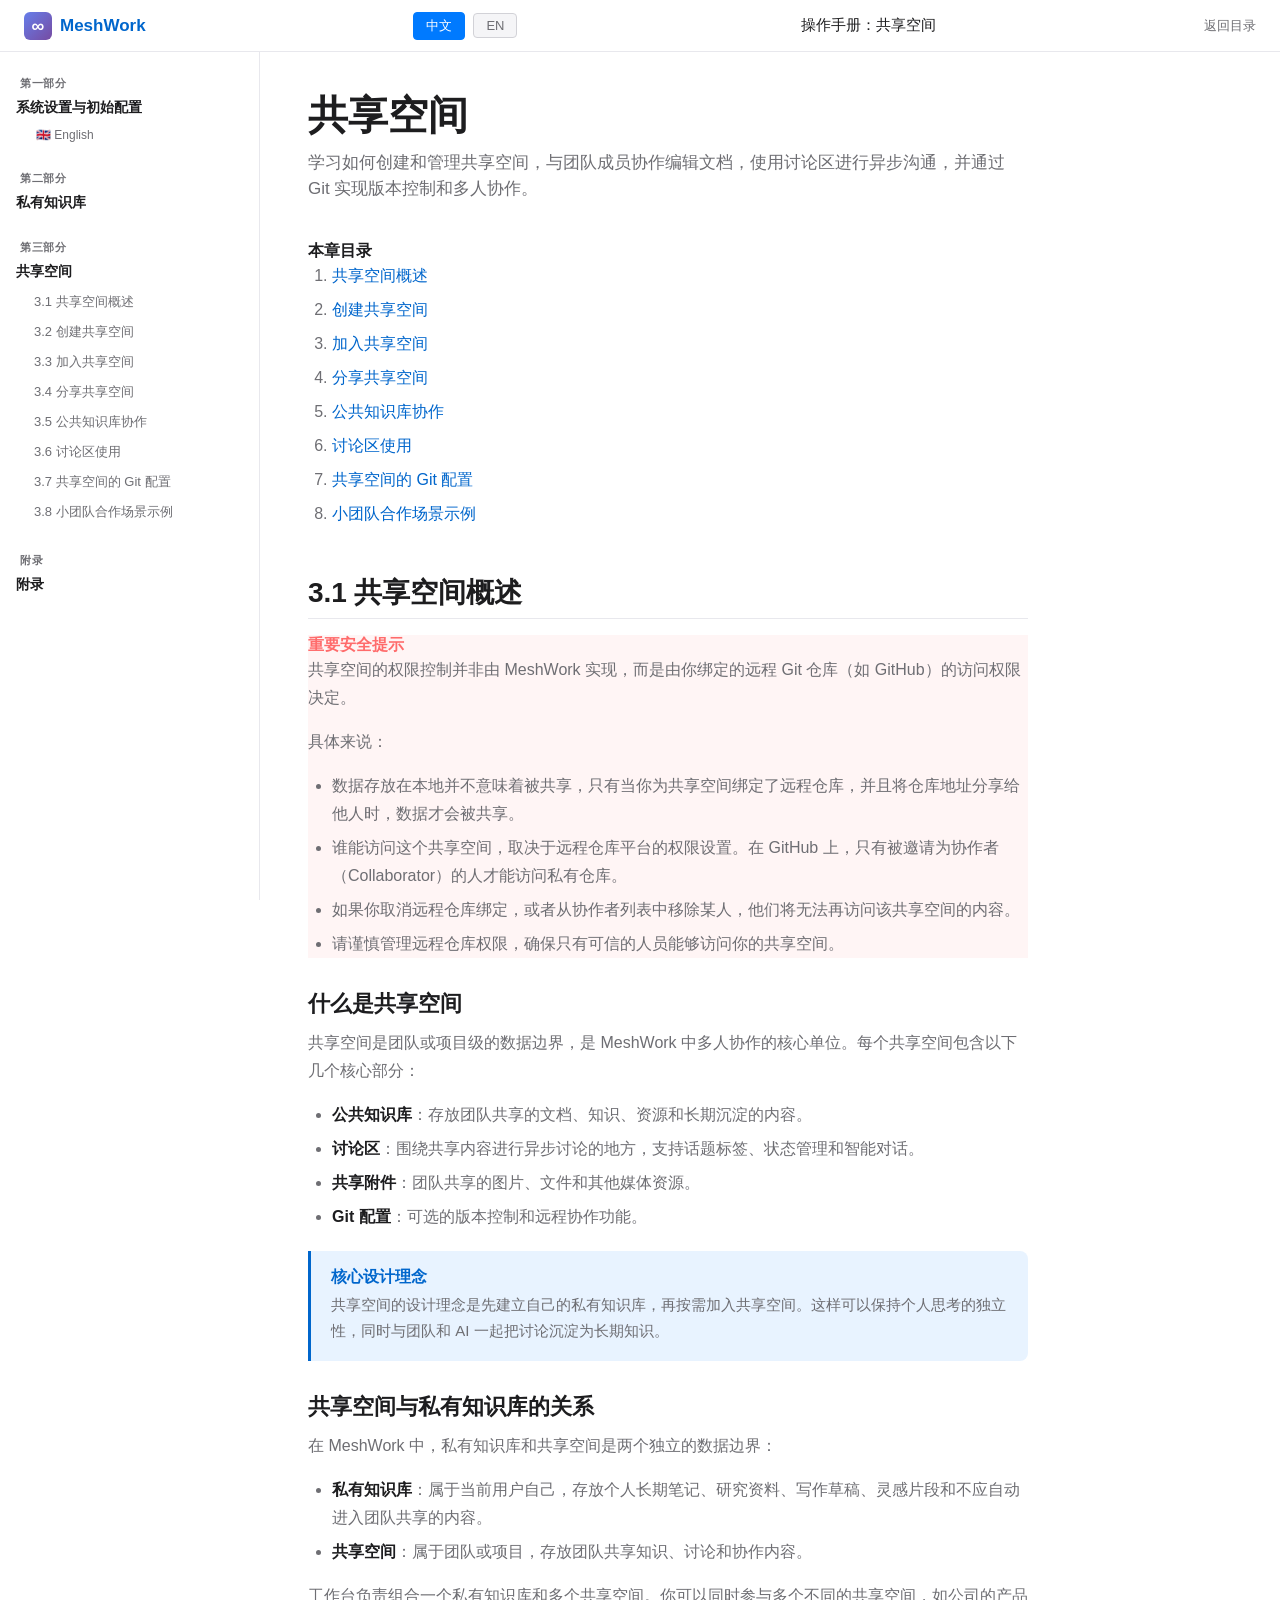
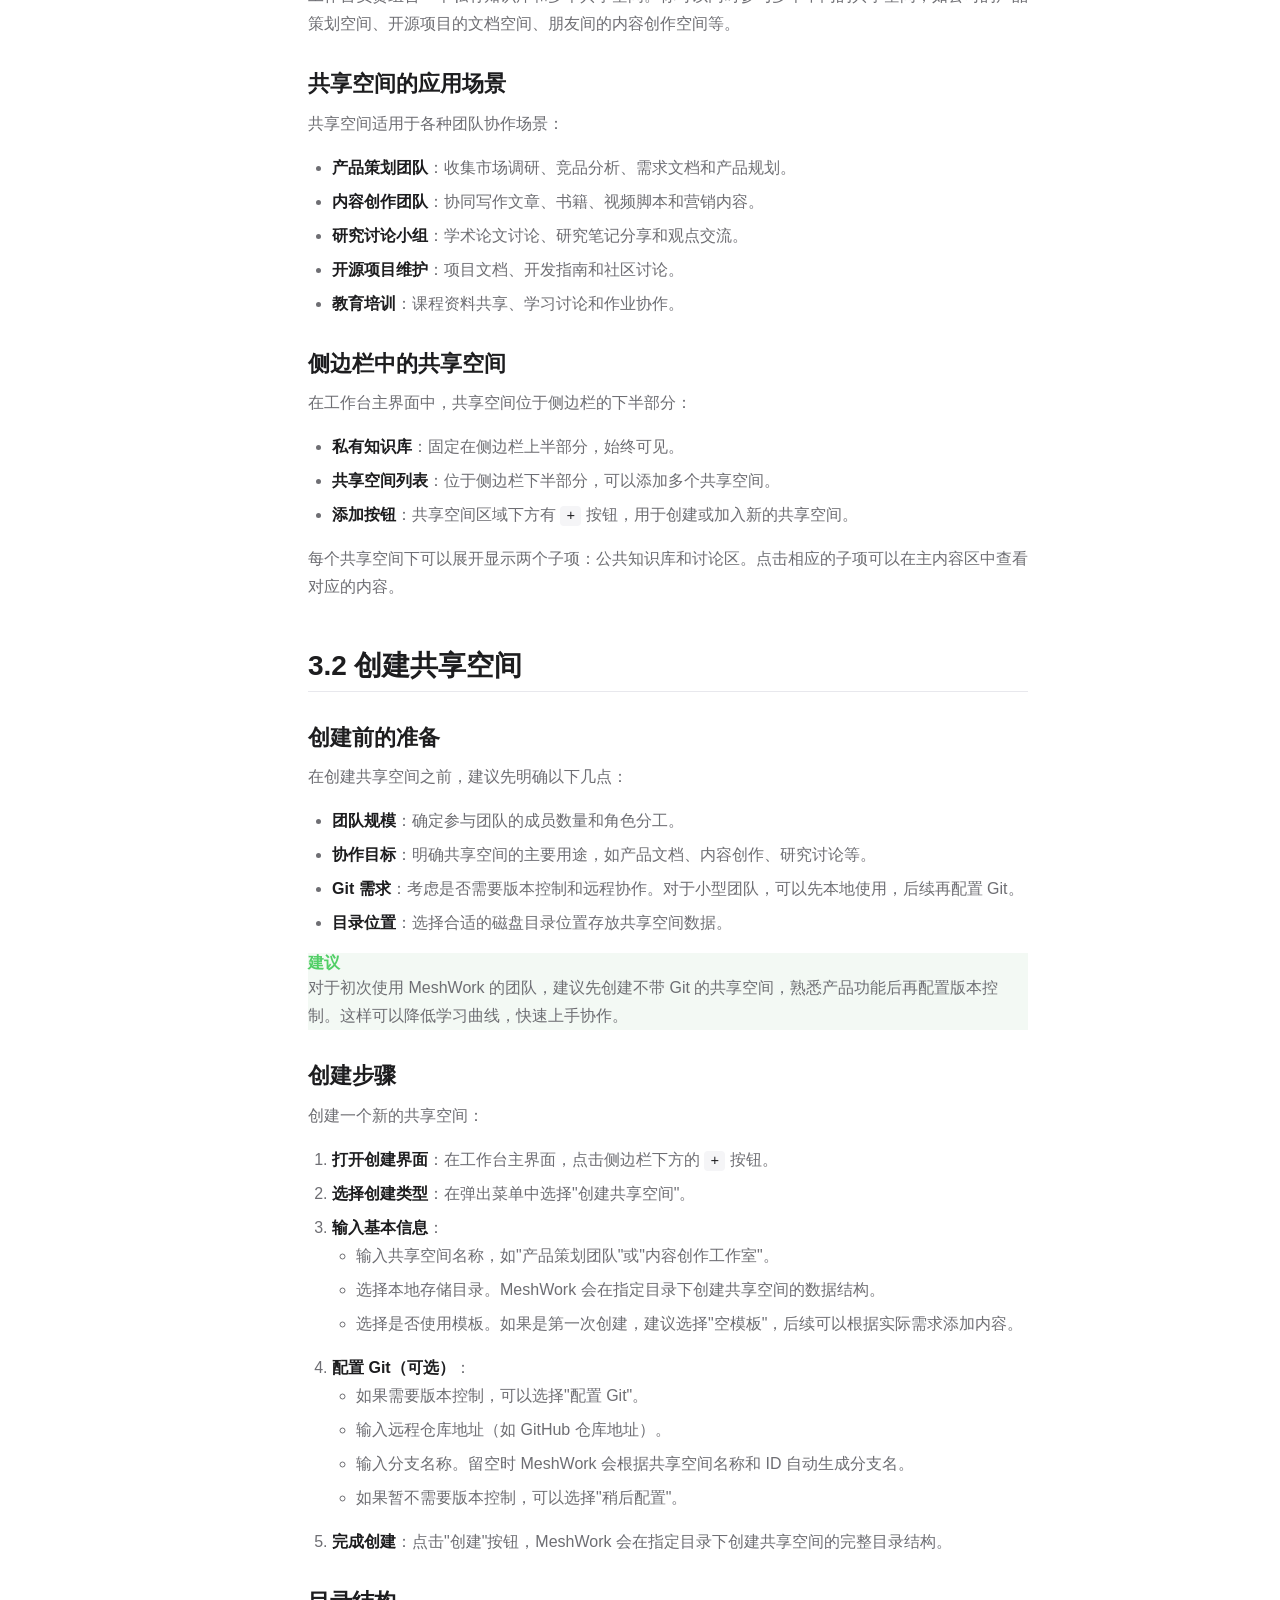
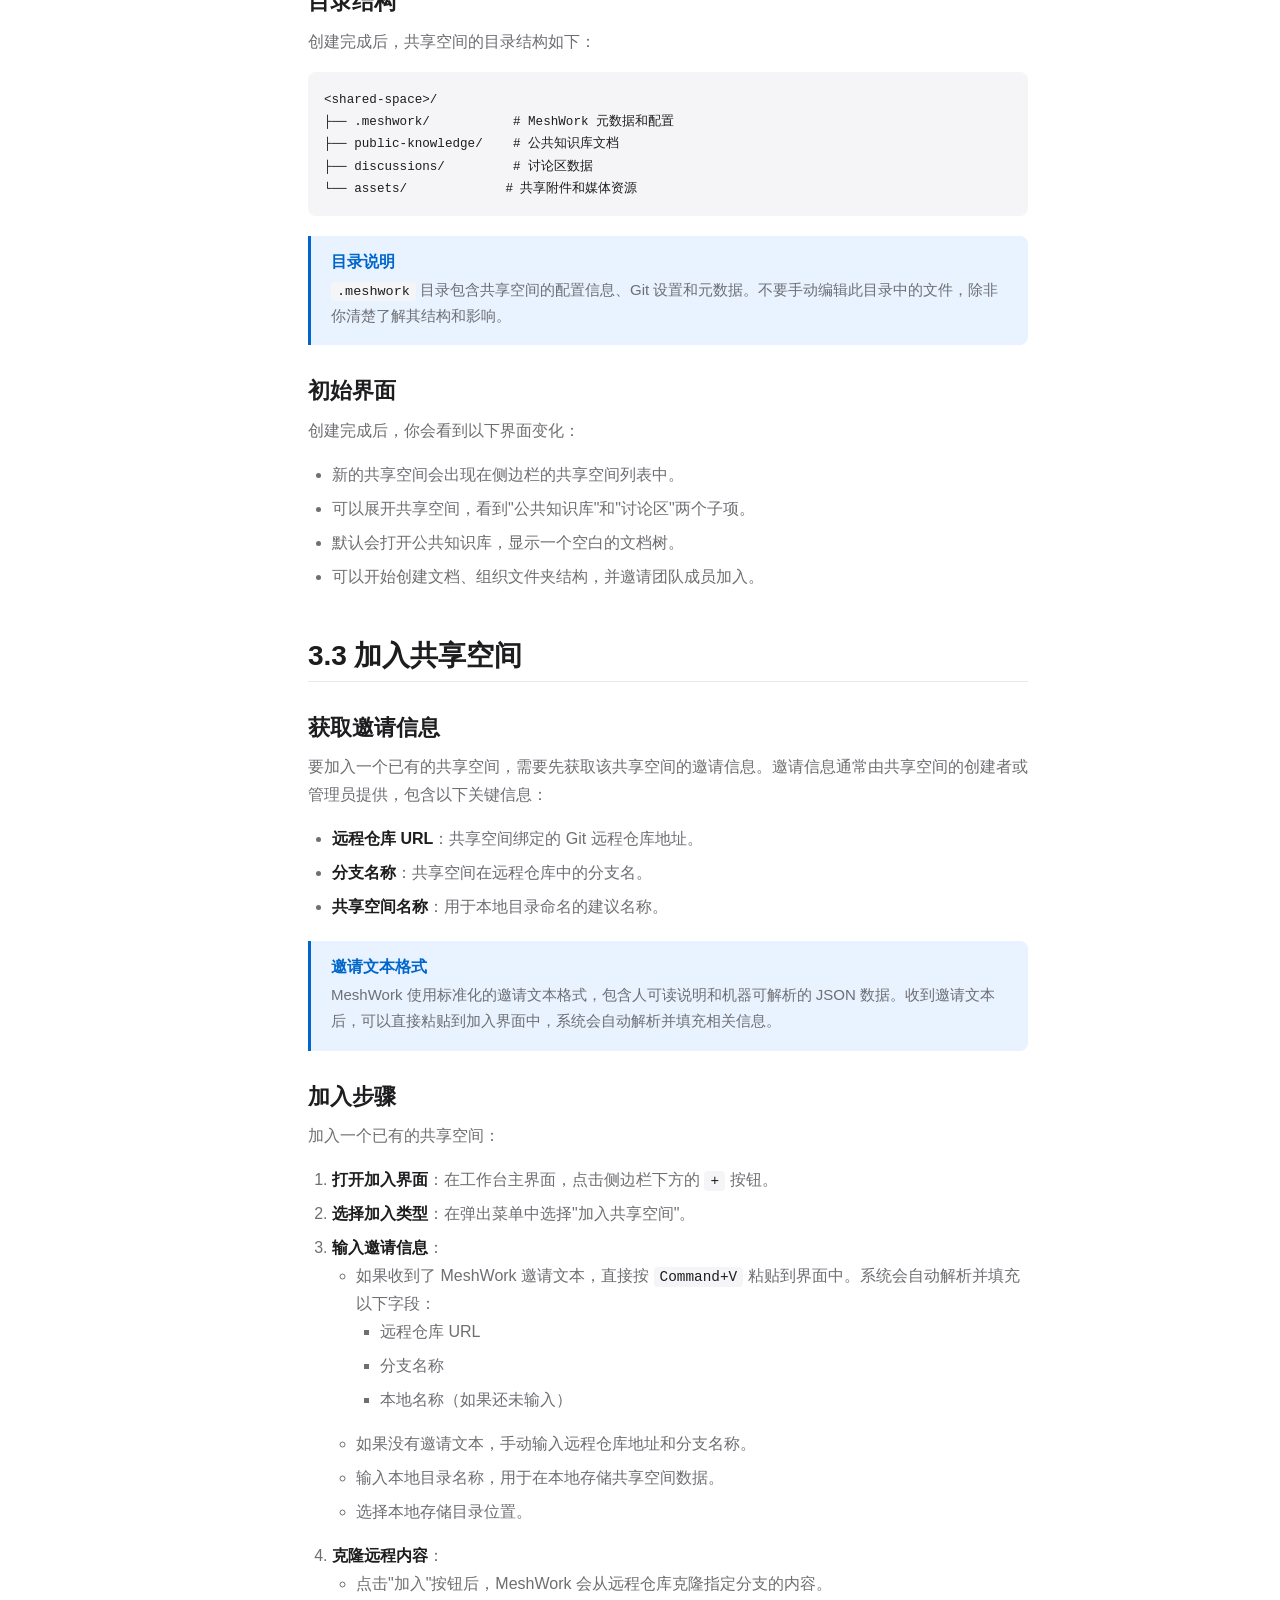
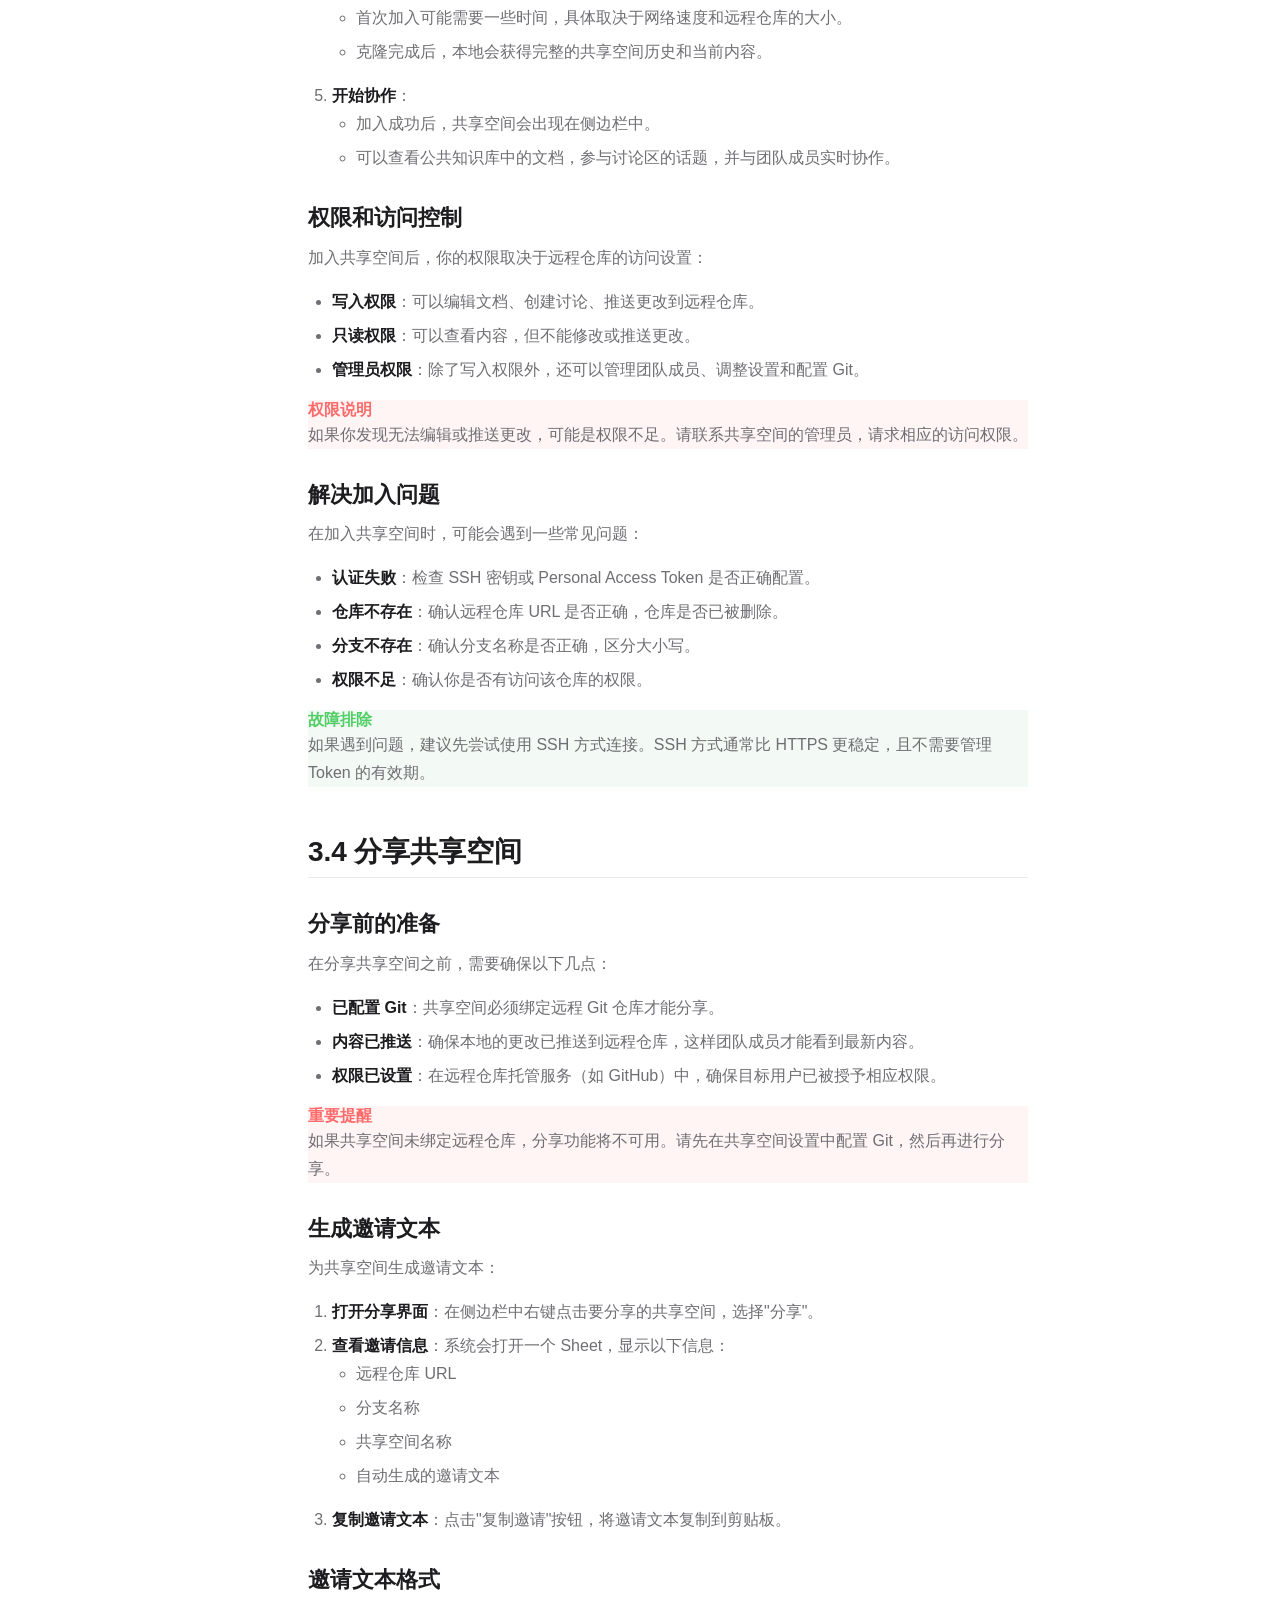
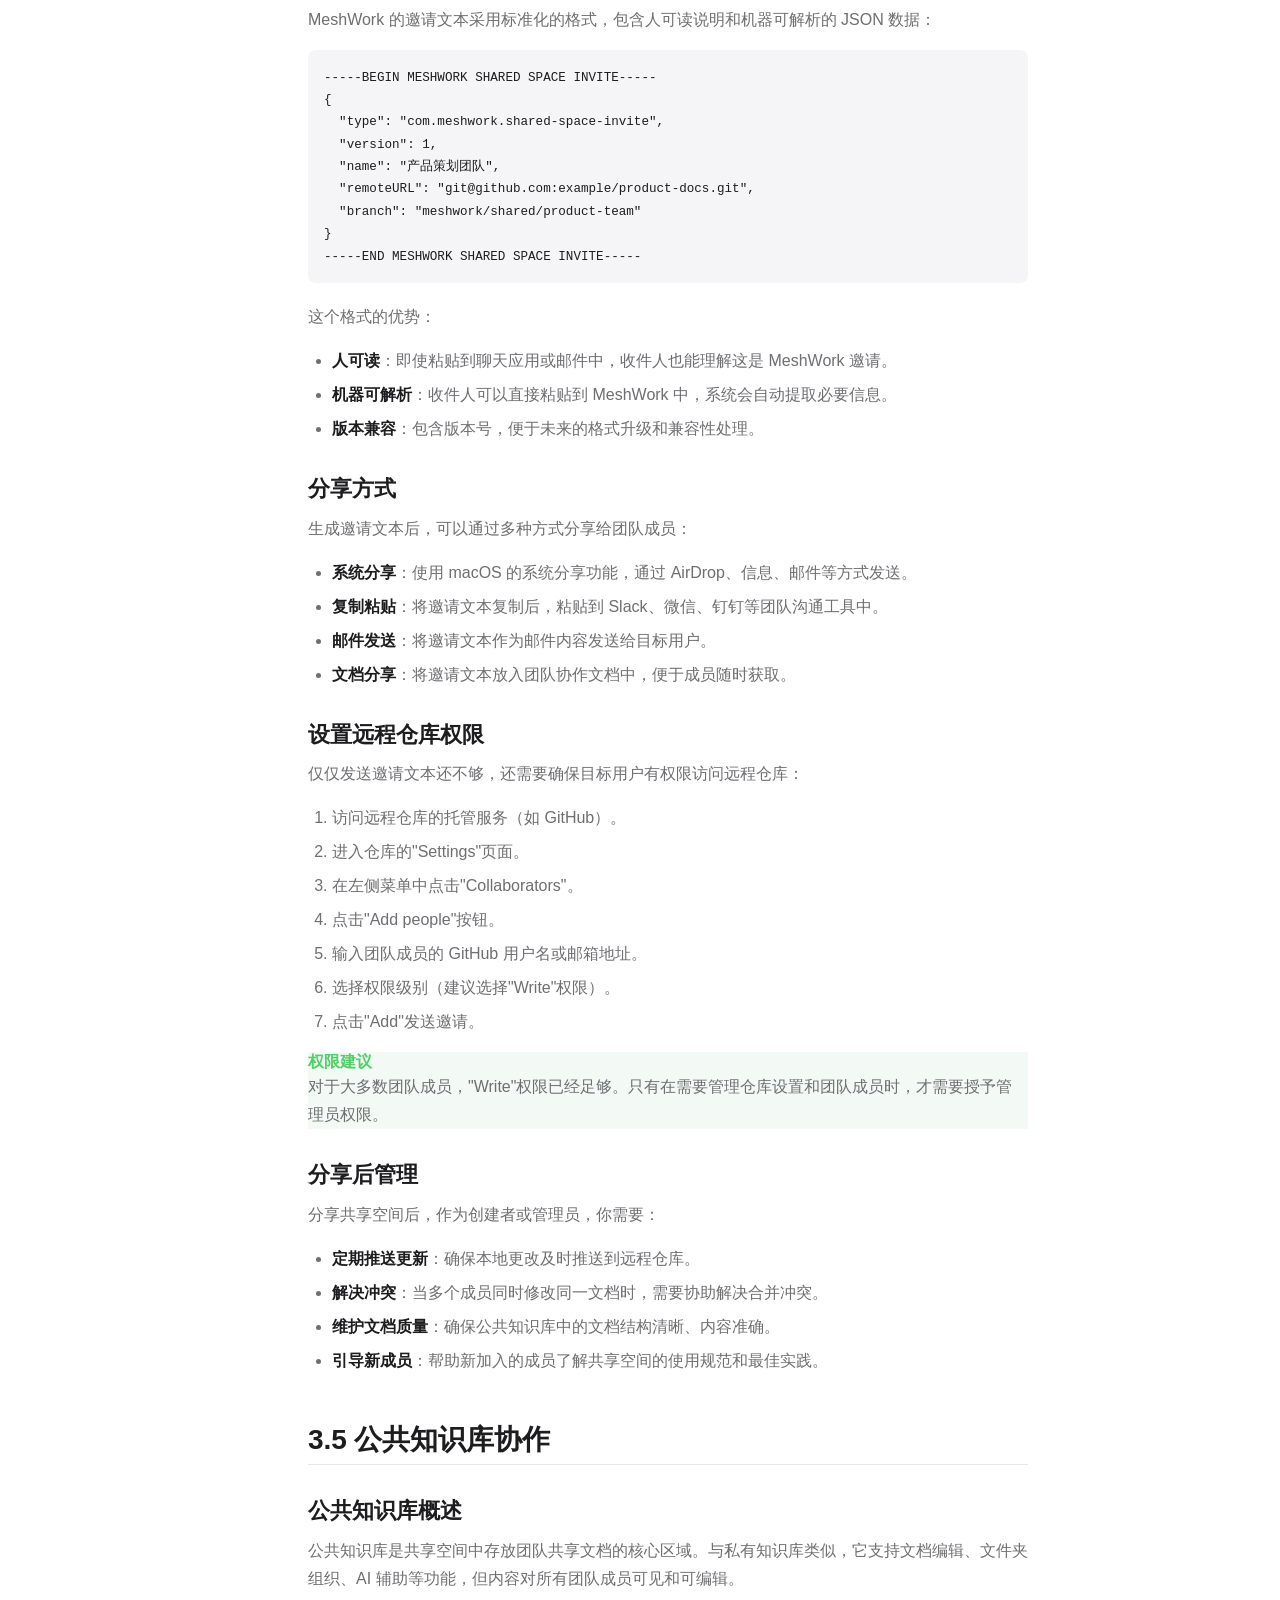
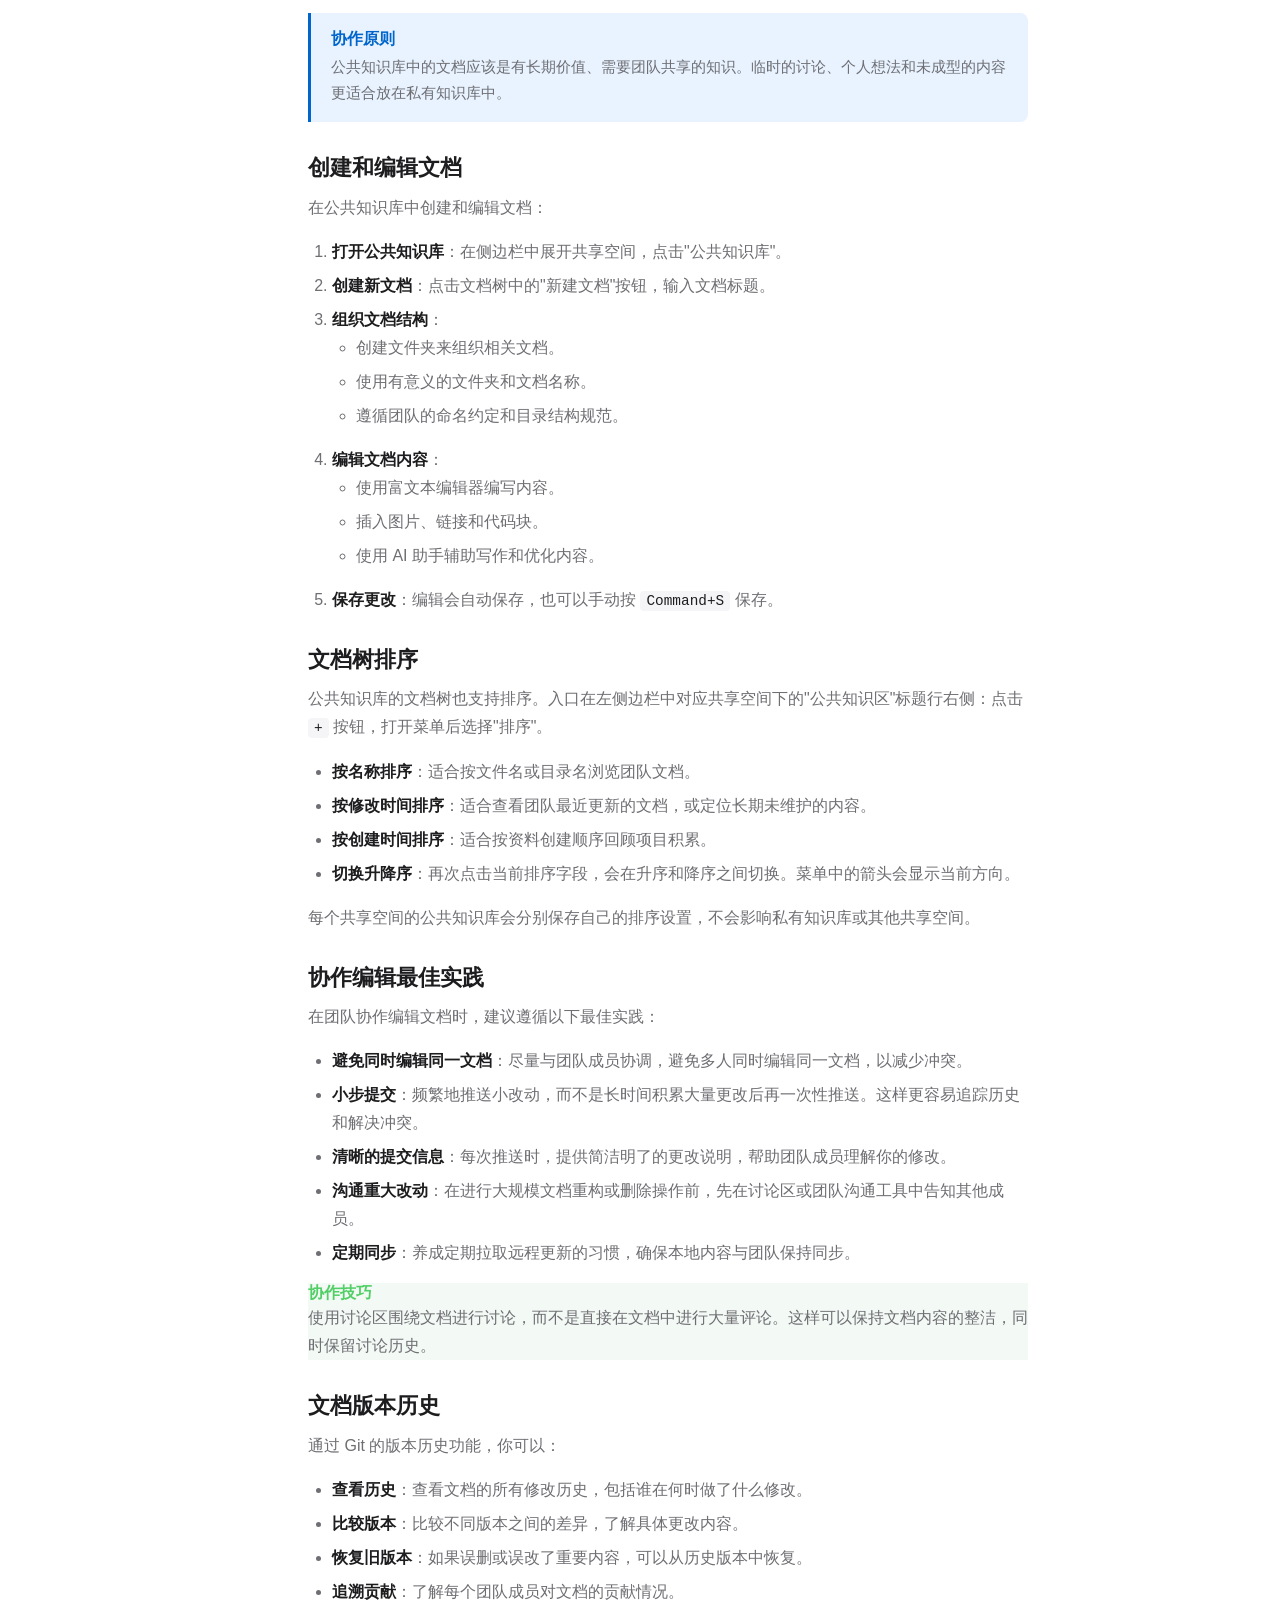
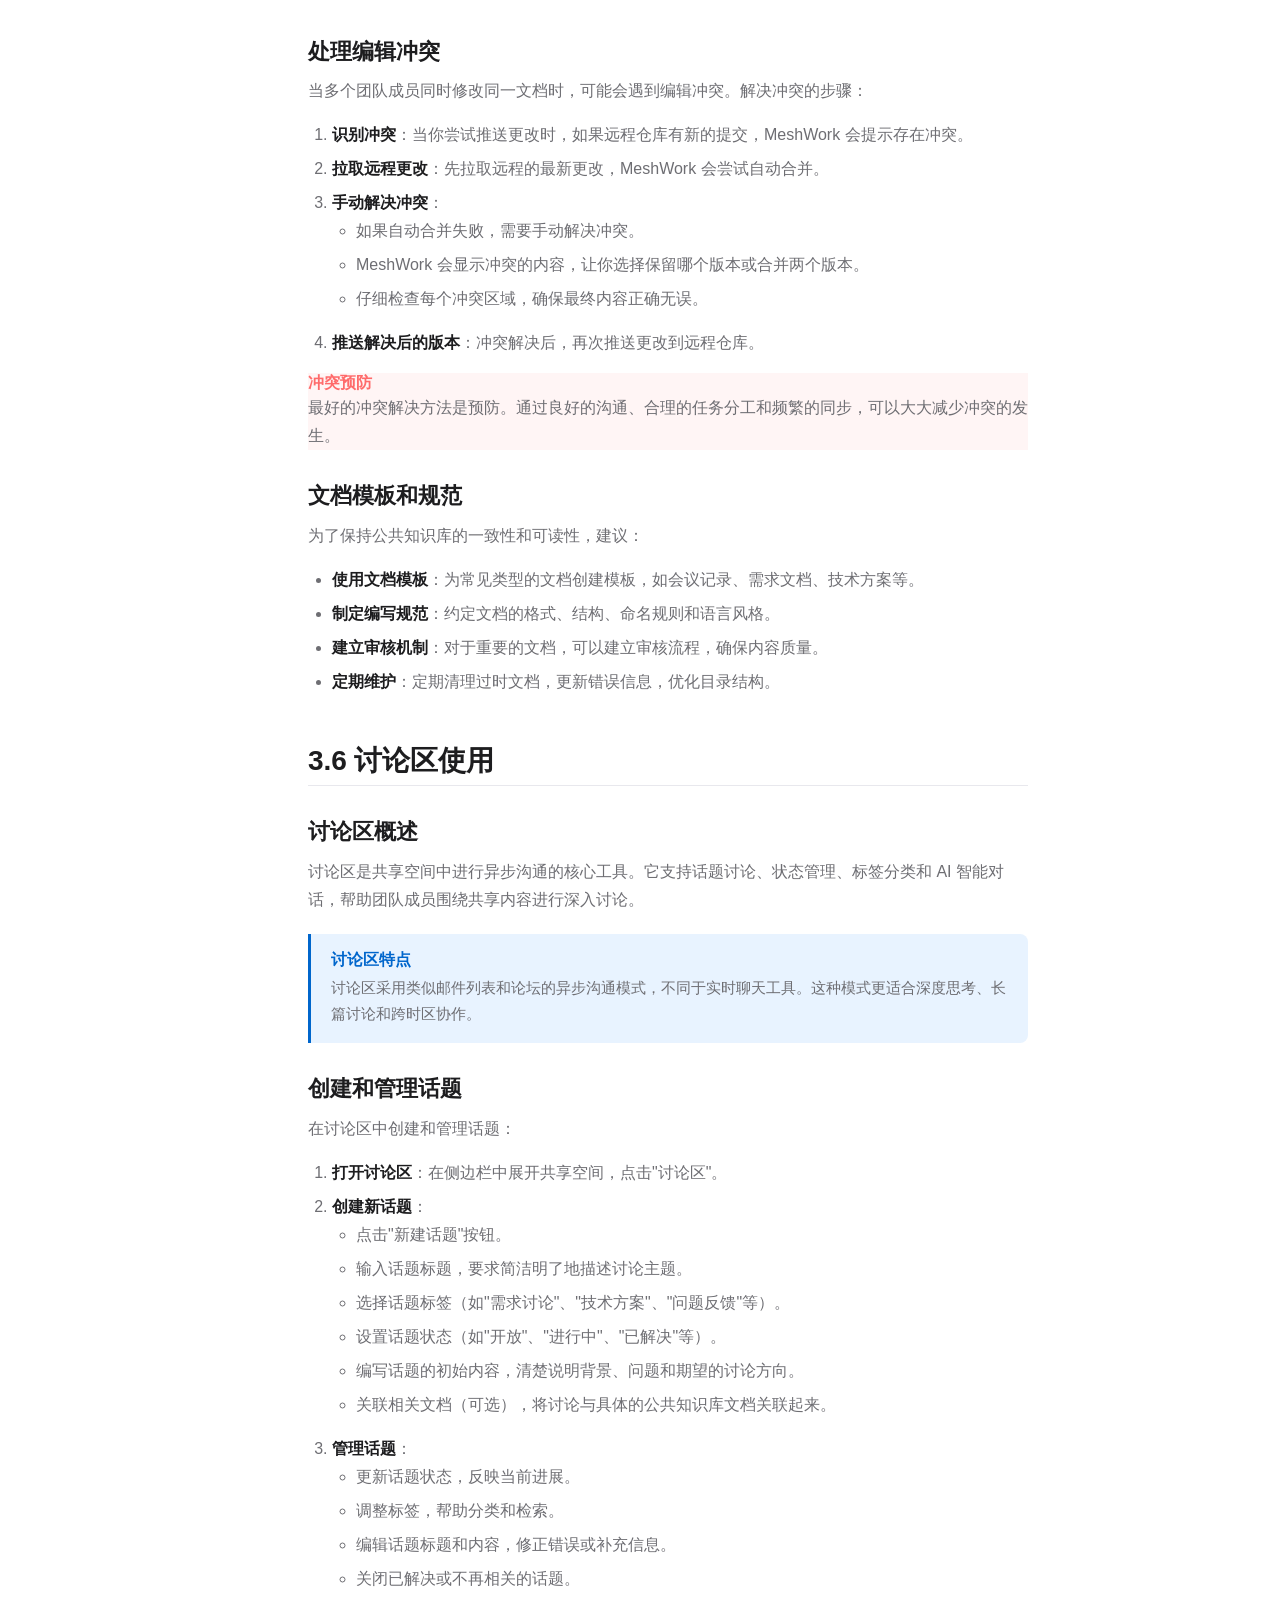
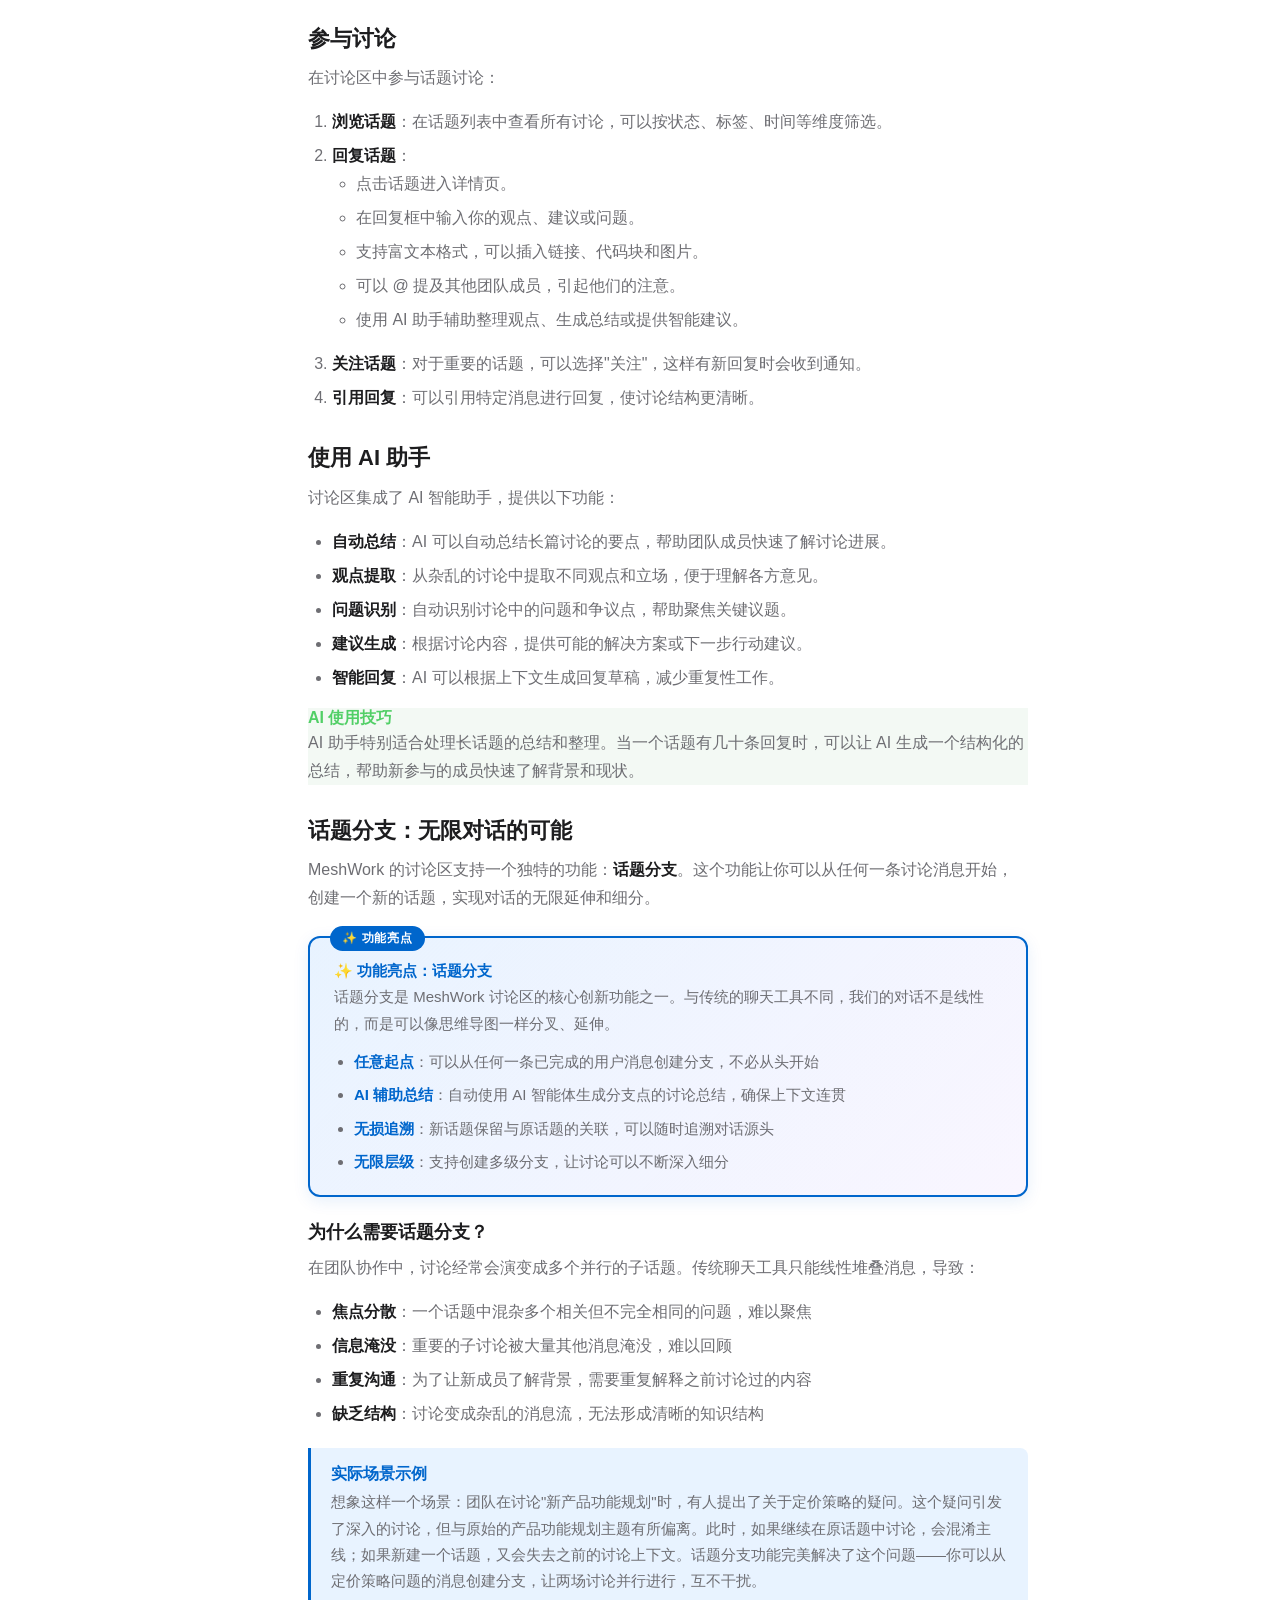
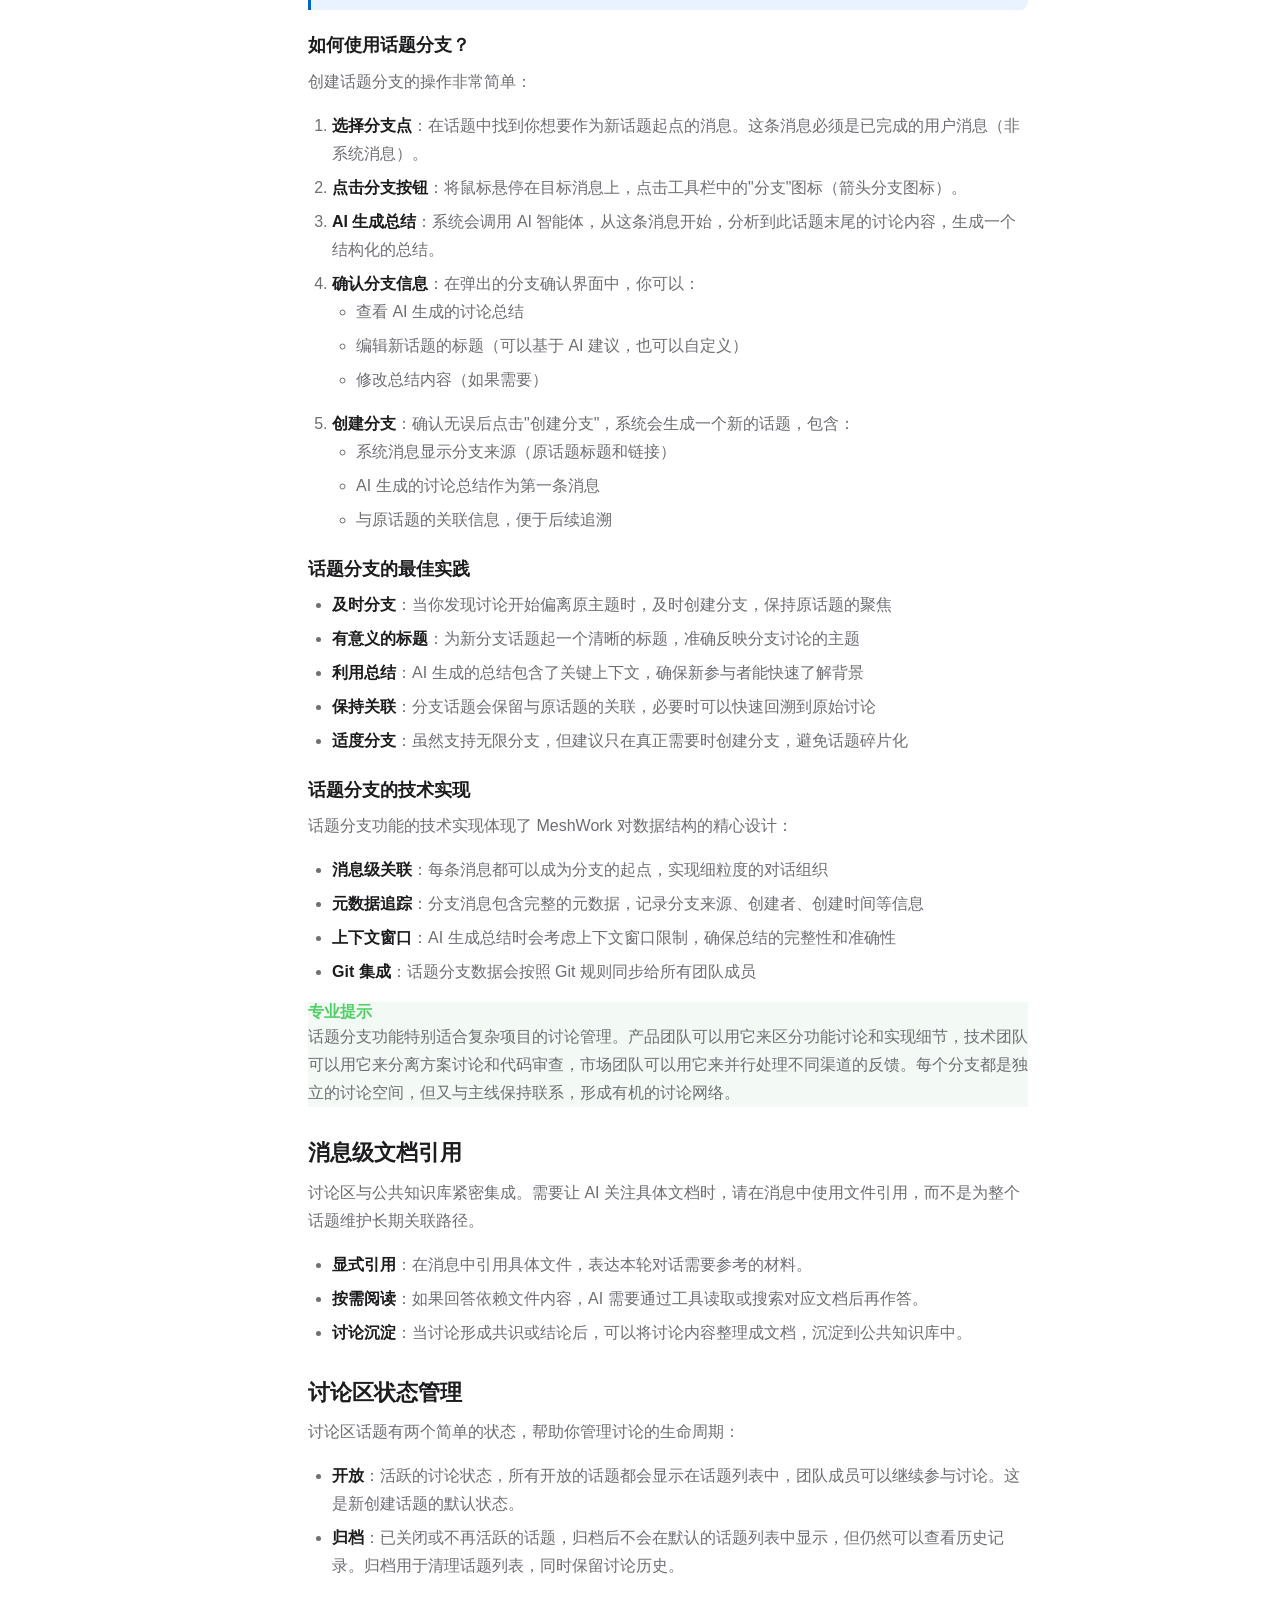
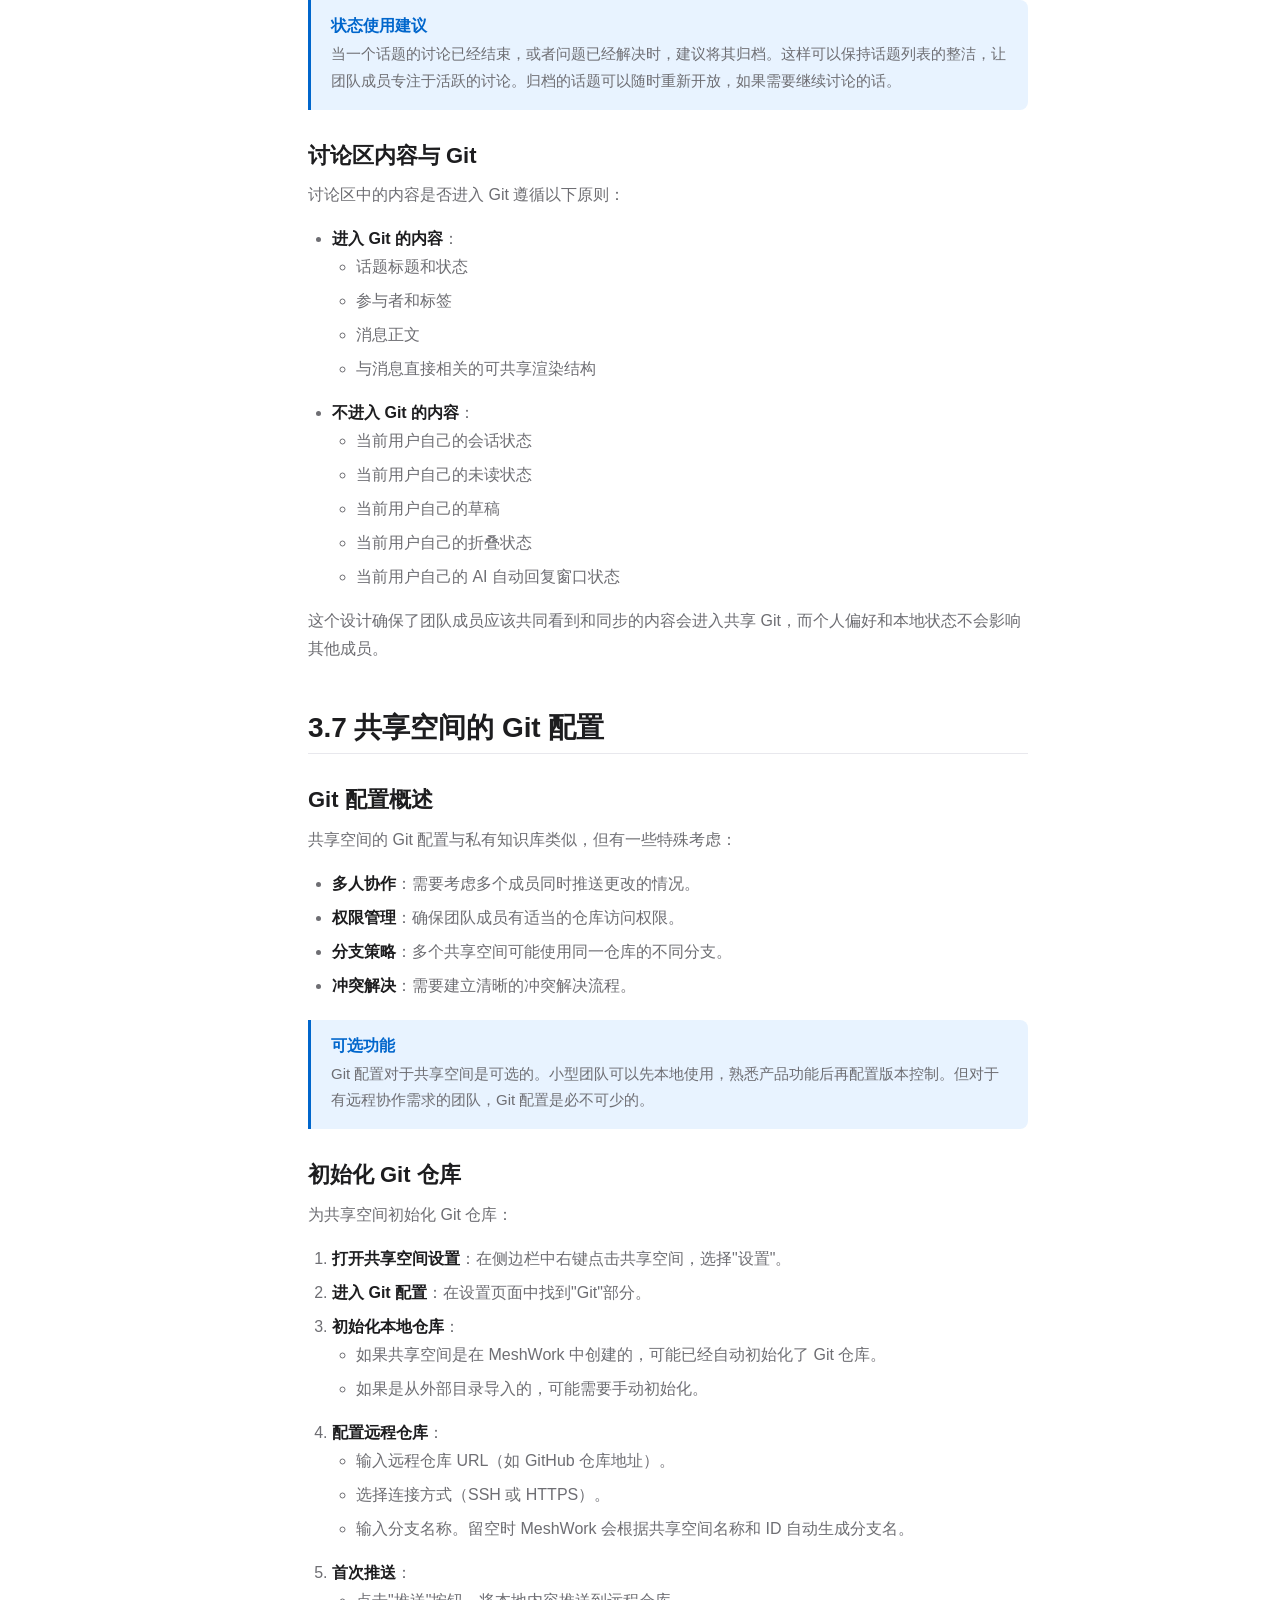
<file: manual-book-03.html>
<!doctype html>
<html lang="zh-CN">
  <head>
    <meta charset="utf-8">
    <meta name="viewport" content="width=device-width, initial-scale=1">
    <meta name="description" content="MeshWork 共享空间操作手册：创建共享空间、加入共享空间、分享共享空间、公共知识库协作、讨论区使用和 Git 配置。">
    <title>共享空间 - MeshWork 操作手册</title>
    <link rel="icon" type="image/png" href="images/favicon.png">
    <link rel="apple-touch-icon" href="images/favicon.png">
    <link rel="stylesheet" href="manual-book.css">
  </head>
  <body>
    <header class="manual-book-header">
      <a class="manual-book-brand" href="index.html">
        <span>∞</span>
        <strong>MeshWork</strong>
      </a>
      <div class="language-switch">
        <span class="lang-button is-active">中文</span>
        <a href="manual-book-03-en.html" class="lang-button">EN</a>
      </div>
      <nav class="manual-book-nav">
        <span>操作手册：共享空间</span>
      </nav>
      <a class="manual-book-home" href="manual.html">返回目录</a>
    </header>

    <style>
      .language-switch {
        display: flex;
        align-items: center;
        gap: 8px;
        margin-right: 16px;
      }
      .lang-button {
        padding: 4px 12px;
        font-size: 13px;
        border-radius: 4px;
        border: 1px solid #d2d2d7;
        background: #f5f5f7;
        color: #6e6e73;
        cursor: pointer;
        text-decoration: none;
        transition: all 0.2s;
      }
      .lang-button:hover {
        background: #e5e5ea;
      }
      .lang-button.is-active {
        background: #007aff;
        color: white;
        border-color: #007aff;
      }
    </style>

    <div class="manual-book-layout">
      <aside class="manual-book-sidebar">
        <nav class="manual-book-toc">
          <div class="toc-section">
            <span class="toc-part">第一部分</span>
            <a href="manual-book-01.html" class="toc-title">系统设置与初始配置</a><div style="margin-top: 8px; padding-left: 20px;"><a href="manual-book-01-en.html" style="font-size: 12px; color: #6e6e73;">🇬🇧 English</a></div>
          </div>

          <div class="toc-section">
            <span class="toc-part">第二部分</span>
            <a href="manual-book-02.html" class="toc-title">私有知识库</a>
          </div>

          <div class="toc-section">
            <span class="toc-part">第三部分</span>
            <a href="manual-book-03.html" class="toc-title active">共享空间</a>
            <ul class="toc-list">
              <li><a href="#3-1">3.1 共享空间概述</a></li>
              <li><a href="#3-2">3.2 创建共享空间</a></li>
              <li><a href="#3-3">3.3 加入共享空间</a></li>
              <li><a href="#3-4">3.4 分享共享空间</a></li>
              <li><a href="#3-5">3.5 公共知识库协作</a></li>
              <li><a href="#3-6">3.6 讨论区使用</a></li>
              <li><a href="#3-7">3.7 共享空间的 Git 配置</a></li>
              <li><a href="#3-8">3.8 小团队合作场景示例</a></li>
            </ul>
          </div>

          <div class="toc-section">
            <span class="toc-part">附录</span>
            <a href="manual-book-appendix.html" class="toc-title">附录</a>
          </div>
        </nav>
      </aside>

      <main class="manual-book-main">
        <article class="manual-book-content">
          <h1>共享空间</h1>
          <p class="subtitle">学习如何创建和管理共享空间，与团队成员协作编辑文档，使用讨论区进行异步沟通，并通过 Git 实现版本控制和多人协作。</p>

          <nav class="manual-book-toc-mini">
            <strong>本章目录</strong>
            <ol>
              <li><a href="#3-1">共享空间概述</a></li>
              <li><a href="#3-2">创建共享空间</a></li>
              <li><a href="#3-3">加入共享空间</a></li>
              <li><a href="#3-4">分享共享空间</a></li>
              <li><a href="#3-5">公共知识库协作</a></li>
              <li><a href="#3-6">讨论区使用</a></li>
              <li><a href="#3-7">共享空间的 Git 配置</a></li>
              <li><a href="#3-8">小团队合作场景示例</a></li>
            </ol>
          </nav>

          <h2 id="3-1">3.1 共享空间概述</h2>

          <div class="warning-block">
            <strong>重要安全提示</strong>
            <p>共享空间的权限控制并非由 MeshWork 实现，而是由你绑定的远程 Git 仓库（如 GitHub）的访问权限决定。</p>
            <p>具体来说：</p>
            <ul>
              <li>数据存放在本地并不意味着被共享，只有当你为共享空间绑定了远程仓库，并且将仓库地址分享给他人时，数据才会被共享。</li>
              <li>谁能访问这个共享空间，取决于远程仓库平台的权限设置。在 GitHub 上，只有被邀请为协作者（Collaborator）的人才能访问私有仓库。</li>
              <li>如果你取消远程仓库绑定，或者从协作者列表中移除某人，他们将无法再访问该共享空间的内容。</li>
              <li>请谨慎管理远程仓库权限，确保只有可信的人员能够访问你的共享空间。</li>
            </ul>
          </div>

          <h3>什么是共享空间</h3>

          <p>共享空间是团队或项目级的数据边界，是 MeshWork 中多人协作的核心单位。每个共享空间包含以下几个核心部分：</p>

          <ul>
            <li><strong>公共知识库</strong>：存放团队共享的文档、知识、资源和长期沉淀的内容。</li>
            <li><strong>讨论区</strong>：围绕共享内容进行异步讨论的地方，支持话题标签、状态管理和智能对话。</li>
            <li><strong>共享附件</strong>：团队共享的图片、文件和其他媒体资源。</li>
            <li><strong>Git 配置</strong>：可选的版本控制和远程协作功能。</li>
          </ul>

          <div class="info-block">
            <strong>核心设计理念</strong>
            <p>共享空间的设计理念是先建立自己的私有知识库，再按需加入共享空间。这样可以保持个人思考的独立性，同时与团队和 AI 一起把讨论沉淀为长期知识。</p>
          </div>

          <h3>共享空间与私有知识库的关系</h3>

          <p>在 MeshWork 中，私有知识库和共享空间是两个独立的数据边界：</p>

          <ul>
            <li><strong>私有知识库</strong>：属于当前用户自己，存放个人长期笔记、研究资料、写作草稿、灵感片段和不应自动进入团队共享的内容。</li>
            <li><strong>共享空间</strong>：属于团队或项目，存放团队共享知识、讨论和协作内容。</li>
          </ul>

          <p>工作台负责组合一个私有知识库和多个共享空间。你可以同时参与多个不同的共享空间，如公司的产品策划空间、开源项目的文档空间、朋友间的内容创作空间等。</p>

          <h3>共享空间的应用场景</h3>

          <p>共享空间适用于各种团队协作场景：</p>

          <ul>
            <li><strong>产品策划团队</strong>：收集市场调研、竞品分析、需求文档和产品规划。</li>
            <li><strong>内容创作团队</strong>：协同写作文章、书籍、视频脚本和营销内容。</li>
            <li><strong>研究讨论小组</strong>：学术论文讨论、研究笔记分享和观点交流。</li>
            <li><strong>开源项目维护</strong>：项目文档、开发指南和社区讨论。</li>
            <li><strong>教育培训</strong>：课程资料共享、学习讨论和作业协作。</li>
          </ul>

          <h3>侧边栏中的共享空间</h3>

          <p>在工作台主界面中，共享空间位于侧边栏的下半部分：</p>

          <ul>
            <li><strong>私有知识库</strong>：固定在侧边栏上半部分，始终可见。</li>
            <li><strong>共享空间列表</strong>：位于侧边栏下半部分，可以添加多个共享空间。</li>
            <li><strong>添加按钮</strong>：共享空间区域下方有 <code>+</code> 按钮，用于创建或加入新的共享空间。</li>
          </ul>

          <p>每个共享空间下可以展开显示两个子项：公共知识库和讨论区。点击相应的子项可以在主内容区中查看对应的内容。</p>

          <h2 id="3-2">3.2 创建共享空间</h2>

          <h3>创建前的准备</h3>

          <p>在创建共享空间之前，建议先明确以下几点：</p>

          <ul>
            <li><strong>团队规模</strong>：确定参与团队的成员数量和角色分工。</li>
            <li><strong>协作目标</strong>：明确共享空间的主要用途，如产品文档、内容创作、研究讨论等。</li>
            <li><strong>Git 需求</strong>：考虑是否需要版本控制和远程协作。对于小型团队，可以先本地使用，后续再配置 Git。</li>
            <li><strong>目录位置</strong>：选择合适的磁盘目录位置存放共享空间数据。</li>
          </ul>

          <div class="tip-block">
            <strong>建议</strong>
            <p>对于初次使用 MeshWork 的团队，建议先创建不带 Git 的共享空间，熟悉产品功能后再配置版本控制。这样可以降低学习曲线，快速上手协作。</p>
          </div>

          <h3>创建步骤</h3>

          <p>创建一个新的共享空间：</p>

          <ol>
            <li><strong>打开创建界面</strong>：在工作台主界面，点击侧边栏下方的 <code>+</code> 按钮。</li>
            <li><strong>选择创建类型</strong>：在弹出菜单中选择"创建共享空间"。</li>
            <li><strong>输入基本信息</strong>：
              <ul>
                <li>输入共享空间名称，如"产品策划团队"或"内容创作工作室"。</li>
                <li>选择本地存储目录。MeshWork 会在指定目录下创建共享空间的数据结构。</li>
                <li>选择是否使用模板。如果是第一次创建，建议选择"空模板"，后续可以根据实际需求添加内容。</li>
              </ul>
            </li>
            <li><strong>配置 Git（可选）</strong>：
              <ul>
                <li>如果需要版本控制，可以选择"配置 Git"。</li>
                <li>输入远程仓库地址（如 GitHub 仓库地址）。</li>
                <li>输入分支名称。留空时 MeshWork 会根据共享空间名称和 ID 自动生成分支名。</li>
                <li>如果暂不需要版本控制，可以选择"稍后配置"。</li>
              </ul>
            </li>
            <li><strong>完成创建</strong>：点击"创建"按钮，MeshWork 会在指定目录下创建共享空间的完整目录结构。</li>
          </ol>

          <h3>目录结构</h3>

          <p>创建完成后，共享空间的目录结构如下：</p>

          <pre><code>&lt;shared-space&gt;/
├── .meshwork/           # MeshWork 元数据和配置
├── public-knowledge/    # 公共知识库文档
├── discussions/         # 讨论区数据
└── assets/             # 共享附件和媒体资源</code></pre>

          <div class="info-block">
            <strong>目录说明</strong>
            <p><code>.meshwork</code> 目录包含共享空间的配置信息、Git 设置和元数据。不要手动编辑此目录中的文件，除非你清楚了解其结构和影响。</p>
          </div>

          <h3>初始界面</h3>

          <p>创建完成后，你会看到以下界面变化：</p>

          <ul>
            <li>新的共享空间会出现在侧边栏的共享空间列表中。</li>
            <li>可以展开共享空间，看到"公共知识库"和"讨论区"两个子项。</li>
            <li>默认会打开公共知识库，显示一个空白的文档树。</li>
            <li>可以开始创建文档、组织文件夹结构，并邀请团队成员加入。</li>
          </ul>

          <h2 id="3-3">3.3 加入共享空间</h2>

          <h3>获取邀请信息</h3>

          <p>要加入一个已有的共享空间，需要先获取该共享空间的邀请信息。邀请信息通常由共享空间的创建者或管理员提供，包含以下关键信息：</p>

          <ul>
            <li><strong>远程仓库 URL</strong>：共享空间绑定的 Git 远程仓库地址。</li>
            <li><strong>分支名称</strong>：共享空间在远程仓库中的分支名。</li>
            <li><strong>共享空间名称</strong>：用于本地目录命名的建议名称。</li>
          </ul>

          <div class="info-block">
            <strong>邀请文本格式</strong>
            <p>MeshWork 使用标准化的邀请文本格式，包含人可读说明和机器可解析的 JSON 数据。收到邀请文本后，可以直接粘贴到加入界面中，系统会自动解析并填充相关信息。</p>
          </div>

          <h3>加入步骤</h3>

          <p>加入一个已有的共享空间：</p>

          <ol>
            <li><strong>打开加入界面</strong>：在工作台主界面，点击侧边栏下方的 <code>+</code> 按钮。</li>
            <li><strong>选择加入类型</strong>：在弹出菜单中选择"加入共享空间"。</li>
            <li><strong>输入邀请信息</strong>：
              <ul>
                <li>如果收到了 MeshWork 邀请文本，直接按 <code>Command+V</code> 粘贴到界面中。系统会自动解析并填充以下字段：
                  <ul>
                    <li>远程仓库 URL</li>
                    <li>分支名称</li>
                    <li>本地名称（如果还未输入）</li>
                  </ul>
                </li>
                <li>如果没有邀请文本，手动输入远程仓库地址和分支名称。</li>
                <li>输入本地目录名称，用于在本地存储共享空间数据。</li>
                <li>选择本地存储目录位置。</li>
              </ul>
            </li>
            <li><strong>克隆远程内容</strong>：
              <ul>
                <li>点击"加入"按钮后，MeshWork 会从远程仓库克隆指定分支的内容。</li>
                <li>首次加入可能需要一些时间，具体取决于网络速度和远程仓库的大小。</li>
                <li>克隆完成后，本地会获得完整的共享空间历史和当前内容。</li>
              </ul>
            </li>
            <li><strong>开始协作</strong>：
              <ul>
                <li>加入成功后，共享空间会出现在侧边栏中。</li>
                <li>可以查看公共知识库中的文档，参与讨论区的话题，并与团队成员实时协作。</li>
              </ul>
            </li>
          </ol>

          <h3>权限和访问控制</h3>

          <p>加入共享空间后，你的权限取决于远程仓库的访问设置：</p>

          <ul>
            <li><strong>写入权限</strong>：可以编辑文档、创建讨论、推送更改到远程仓库。</li>
            <li><strong>只读权限</strong>：可以查看内容，但不能修改或推送更改。</li>
            <li><strong>管理员权限</strong>：除了写入权限外，还可以管理团队成员、调整设置和配置 Git。</li>
          </ul>

          <div class="warning-block">
            <strong>权限说明</strong>
            <p>如果你发现无法编辑或推送更改，可能是权限不足。请联系共享空间的管理员，请求相应的访问权限。</p>
          </div>

          <h3>解决加入问题</h3>

          <p>在加入共享空间时，可能会遇到一些常见问题：</p>

          <ul>
            <li><strong>认证失败</strong>：检查 SSH 密钥或 Personal Access Token 是否正确配置。</li>
            <li><strong>仓库不存在</strong>：确认远程仓库 URL 是否正确，仓库是否已被删除。</li>
            <li><strong>分支不存在</strong>：确认分支名称是否正确，区分大小写。</li>
            <li><strong>权限不足</strong>：确认你是否有访问该仓库的权限。</li>
          </ul>

          <div class="tip-block">
            <strong>故障排除</strong>
            <p>如果遇到问题，建议先尝试使用 SSH 方式连接。SSH 方式通常比 HTTPS 更稳定，且不需要管理 Token 的有效期。</p>
          </div>

          <h2 id="3-4">3.4 分享共享空间</h2>

          <h3>分享前的准备</h3>

          <p>在分享共享空间之前，需要确保以下几点：</p>

          <ul>
            <li><strong>已配置 Git</strong>：共享空间必须绑定远程 Git 仓库才能分享。</li>
            <li><strong>内容已推送</strong>：确保本地的更改已推送到远程仓库，这样团队成员才能看到最新内容。</li>
            <li><strong>权限已设置</strong>：在远程仓库托管服务（如 GitHub）中，确保目标用户已被授予相应权限。</li>
          </ul>

          <div class="warning-block">
            <strong>重要提醒</strong>
            <p>如果共享空间未绑定远程仓库，分享功能将不可用。请先在共享空间设置中配置 Git，然后再进行分享。</p>
          </div>

          <h3>生成邀请文本</h3>

          <p>为共享空间生成邀请文本：</p>

          <ol>
            <li><strong>打开分享界面</strong>：在侧边栏中右键点击要分享的共享空间，选择"分享"。</li>
            <li><strong>查看邀请信息</strong>：系统会打开一个 Sheet，显示以下信息：
              <ul>
                <li>远程仓库 URL</li>
                <li>分支名称</li>
                <li>共享空间名称</li>
                <li>自动生成的邀请文本</li>
              </ul>
            </li>
            <li><strong>复制邀请文本</strong>：点击"复制邀请"按钮，将邀请文本复制到剪贴板。</li>
            </ol>

          <h3>邀请文本格式</h3>

          <p>MeshWork 的邀请文本采用标准化的格式，包含人可读说明和机器可解析的 JSON 数据：</p>

          <pre><code>-----BEGIN MESHWORK SHARED SPACE INVITE-----
{
  "type": "com.meshwork.shared-space-invite",
  "version": 1,
  "name": "产品策划团队",
  "remoteURL": "git@github.com:example/product-docs.git",
  "branch": "meshwork/shared/product-team"
}
-----END MESHWORK SHARED SPACE INVITE-----</code></pre>

          <p>这个格式的优势：</p>

          <ul>
            <li><strong>人可读</strong>：即使粘贴到聊天应用或邮件中，收件人也能理解这是 MeshWork 邀请。</li>
            <li><strong>机器可解析</strong>：收件人可以直接粘贴到 MeshWork 中，系统会自动提取必要信息。</li>
            <li><strong>版本兼容</strong>：包含版本号，便于未来的格式升级和兼容性处理。</li>
          </ul>

          <h3>分享方式</h3>

          <p>生成邀请文本后，可以通过多种方式分享给团队成员：</p>

          <ul>
            <li><strong>系统分享</strong>：使用 macOS 的系统分享功能，通过 AirDrop、信息、邮件等方式发送。</li>
            <li><strong>复制粘贴</strong>：将邀请文本复制后，粘贴到 Slack、微信、钉钉等团队沟通工具中。</li>
            <li><strong>邮件发送</strong>：将邀请文本作为邮件内容发送给目标用户。</li>
            <li><strong>文档分享</strong>：将邀请文本放入团队协作文档中，便于成员随时获取。</li>
          </ul>

          <h3>设置远程仓库权限</h3>

          <p>仅仅发送邀请文本还不够，还需要确保目标用户有权限访问远程仓库：</p>

          <ol>
            <li>访问远程仓库的托管服务（如 GitHub）。</li>
            <li>进入仓库的"Settings"页面。</li>
            <li>在左侧菜单中点击"Collaborators"。</li>
            <li>点击"Add people"按钮。</li>
            <li>输入团队成员的 GitHub 用户名或邮箱地址。</li>
            <li>选择权限级别（建议选择"Write"权限）。</li>
            <li>点击"Add"发送邀请。</li>
          </ol>

          <div class="tip-block">
            <strong>权限建议</strong>
            <p>对于大多数团队成员，"Write"权限已经足够。只有在需要管理仓库设置和团队成员时，才需要授予管理员权限。</p>
          </div>

          <h3>分享后管理</h3>

          <p>分享共享空间后，作为创建者或管理员，你需要：</p>

          <ul>
            <li><strong>定期推送更新</strong>：确保本地更改及时推送到远程仓库。</li>
            <li><strong>解决冲突</strong>：当多个成员同时修改同一文档时，需要协助解决合并冲突。</li>
            <li><strong>维护文档质量</strong>：确保公共知识库中的文档结构清晰、内容准确。</li>
            <li><strong>引导新成员</strong>：帮助新加入的成员了解共享空间的使用规范和最佳实践。</li>
          </ul>

          <h2 id="3-5">3.5 公共知识库协作</h2>

          <h3>公共知识库概述</h3>

          <p>公共知识库是共享空间中存放团队共享文档的核心区域。与私有知识库类似，它支持文档编辑、文件夹组织、AI 辅助等功能，但内容对所有团队成员可见和可编辑。</p>

          <div class="info-block">
            <strong>协作原则</strong>
            <p>公共知识库中的文档应该是有长期价值、需要团队共享的知识。临时的讨论、个人想法和未成型的内容更适合放在私有知识库中。</p>
          </div>

          <h3>创建和编辑文档</h3>

          <p>在公共知识库中创建和编辑文档：</p>

          <ol>
            <li><strong>打开公共知识库</strong>：在侧边栏中展开共享空间，点击"公共知识库"。</li>
            <li><strong>创建新文档</strong>：点击文档树中的"新建文档"按钮，输入文档标题。</li>
            <li><strong>组织文档结构</strong>：
              <ul>
                <li>创建文件夹来组织相关文档。</li>
                <li>使用有意义的文件夹和文档名称。</li>
                <li>遵循团队的命名约定和目录结构规范。</li>
              </ul>
            </li>
            <li><strong>编辑文档内容</strong>：
              <ul>
                <li>使用富文本编辑器编写内容。</li>
                <li>插入图片、链接和代码块。</li>
                <li>使用 AI 助手辅助写作和优化内容。</li>
              </ul>
            </li>
            <li><strong>保存更改</strong>：编辑会自动保存，也可以手动按 <code>Command+S</code> 保存。</li>
          </ol>

          <h3>文档树排序</h3>

          <p>公共知识库的文档树也支持排序。入口在左侧边栏中对应共享空间下的"公共知识区"标题行右侧：点击 <code>+</code> 按钮，打开菜单后选择"排序"。</p>

          <ul>
            <li><strong>按名称排序</strong>：适合按文件名或目录名浏览团队文档。</li>
            <li><strong>按修改时间排序</strong>：适合查看团队最近更新的文档，或定位长期未维护的内容。</li>
            <li><strong>按创建时间排序</strong>：适合按资料创建顺序回顾项目积累。</li>
            <li><strong>切换升降序</strong>：再次点击当前排序字段，会在升序和降序之间切换。菜单中的箭头会显示当前方向。</li>
          </ul>

          <p>每个共享空间的公共知识库会分别保存自己的排序设置，不会影响私有知识库或其他共享空间。</p>

          <h3>协作编辑最佳实践</h3>

          <p>在团队协作编辑文档时，建议遵循以下最佳实践：</p>

          <ul>
            <li><strong>避免同时编辑同一文档</strong>：尽量与团队成员协调，避免多人同时编辑同一文档，以减少冲突。</li>
            <li><strong>小步提交</strong>：频繁地推送小改动，而不是长时间积累大量更改后再一次性推送。这样更容易追踪历史和解决冲突。</li>
            <li><strong>清晰的提交信息</strong>：每次推送时，提供简洁明了的更改说明，帮助团队成员理解你的修改。</li>
            <li><strong>沟通重大改动</strong>：在进行大规模文档重构或删除操作前，先在讨论区或团队沟通工具中告知其他成员。</li>
            <li><strong>定期同步</strong>：养成定期拉取远程更新的习惯，确保本地内容与团队保持同步。</li>
          </ul>

          <div class="tip-block">
            <strong>协作技巧</strong>
            <p>使用讨论区围绕文档进行讨论，而不是直接在文档中进行大量评论。这样可以保持文档内容的整洁，同时保留讨论历史。</p>
          </div>

          <h3>文档版本历史</h3>

          <p>通过 Git 的版本历史功能，你可以：</p>

          <ul>
            <li><strong>查看历史</strong>：查看文档的所有修改历史，包括谁在何时做了什么修改。</li>
            <li><strong>比较版本</strong>：比较不同版本之间的差异，了解具体更改内容。</li>
            <li><strong>恢复旧版本</strong>：如果误删或误改了重要内容，可以从历史版本中恢复。</li>
            <li><strong>追溯贡献</strong>：了解每个团队成员对文档的贡献情况。</li>
          </ul>

          <h3>处理编辑冲突</h3>

          <p>当多个团队成员同时修改同一文档时，可能会遇到编辑冲突。解决冲突的步骤：</p>

          <ol>
            <li><strong>识别冲突</strong>：当你尝试推送更改时，如果远程仓库有新的提交，MeshWork 会提示存在冲突。</li>
            <li><strong>拉取远程更改</strong>：先拉取远程的最新更改，MeshWork 会尝试自动合并。</li>
            <li><strong>手动解决冲突</strong>：
              <ul>
                <li>如果自动合并失败，需要手动解决冲突。</li>
                <li>MeshWork 会显示冲突的内容，让你选择保留哪个版本或合并两个版本。</li>
                <li>仔细检查每个冲突区域，确保最终内容正确无误。</li>
              </ul>
            </li>
            <li><strong>推送解决后的版本</strong>：冲突解决后，再次推送更改到远程仓库。</li>
          </ol>

          <div class="warning-block">
            <strong>冲突预防</strong>
            <p>最好的冲突解决方法是预防。通过良好的沟通、合理的任务分工和频繁的同步，可以大大减少冲突的发生。</p>
          </div>

          <h3>文档模板和规范</h3>

          <p>为了保持公共知识库的一致性和可读性，建议：</p>

          <ul>
            <li><strong>使用文档模板</strong>：为常见类型的文档创建模板，如会议记录、需求文档、技术方案等。</li>
            <li><strong>制定编写规范</strong>：约定文档的格式、结构、命名规则和语言风格。</li>
            <li><strong>建立审核机制</strong>：对于重要的文档，可以建立审核流程，确保内容质量。</li>
            <li><strong>定期维护</strong>：定期清理过时文档，更新错误信息，优化目录结构。</li>
          </ul>

          <h2 id="3-6">3.6 讨论区使用</h2>

          <h3>讨论区概述</h3>

          <p>讨论区是共享空间中进行异步沟通的核心工具。它支持话题讨论、状态管理、标签分类和 AI 智能对话，帮助团队成员围绕共享内容进行深入讨论。</p>

          <div class="info-block">
            <strong>讨论区特点</strong>
            <p>讨论区采用类似邮件列表和论坛的异步沟通模式，不同于实时聊天工具。这种模式更适合深度思考、长篇讨论和跨时区协作。</p>
          </div>

          <h3>创建和管理话题</h3>

          <p>在讨论区中创建和管理话题：</p>

          <ol>
            <li><strong>打开讨论区</strong>：在侧边栏中展开共享空间，点击"讨论区"。</li>
            <li><strong>创建新话题</strong>：
              <ul>
                <li>点击"新建话题"按钮。</li>
                <li>输入话题标题，要求简洁明了地描述讨论主题。</li>
                <li>选择话题标签（如"需求讨论"、"技术方案"、"问题反馈"等）。</li>
                <li>设置话题状态（如"开放"、"进行中"、"已解决"等）。</li>
                <li>编写话题的初始内容，清楚说明背景、问题和期望的讨论方向。</li>
                <li>关联相关文档（可选），将讨论与具体的公共知识库文档关联起来。</li>
              </ul>
            </li>
            <li><strong>管理话题</strong>：
              <ul>
                <li>更新话题状态，反映当前进展。</li>
                <li>调整标签，帮助分类和检索。</li>
                <li>编辑话题标题和内容，修正错误或补充信息。</li>
                <li>关闭已解决或不再相关的话题。</li>
              </ul>
            </li>
          </ol>

          <h3>参与讨论</h3>

          <p>在讨论区中参与话题讨论：</p>

          <ol>
            <li><strong>浏览话题</strong>：在话题列表中查看所有讨论，可以按状态、标签、时间等维度筛选。</li>
            <li><strong>回复话题</strong>：
              <ul>
                <li>点击话题进入详情页。</li>
                <li>在回复框中输入你的观点、建议或问题。</li>
                <li>支持富文本格式，可以插入链接、代码块和图片。</li>
                <li>可以 @ 提及其他团队成员，引起他们的注意。</li>
                <li>使用 AI 助手辅助整理观点、生成总结或提供智能建议。</li>
              </ul>
            </li>
            <li><strong>关注话题</strong>：对于重要的话题，可以选择"关注"，这样有新回复时会收到通知。</li>
            <li><strong>引用回复</strong>：可以引用特定消息进行回复，使讨论结构更清晰。</li>
          </ol>

          <h3>使用 AI 助手</h3>

          <p>讨论区集成了 AI 智能助手，提供以下功能：</p>

          <ul>
            <li><strong>自动总结</strong>：AI 可以自动总结长篇讨论的要点，帮助团队成员快速了解讨论进展。</li>
            <li><strong>观点提取</strong>：从杂乱的讨论中提取不同观点和立场，便于理解各方意见。</li>
            <li><strong>问题识别</strong>：自动识别讨论中的问题和争议点，帮助聚焦关键议题。</li>
            <li><strong>建议生成</strong>：根据讨论内容，提供可能的解决方案或下一步行动建议。</li>
            <li><strong>智能回复</strong>：AI 可以根据上下文生成回复草稿，减少重复性工作。</li>
          </ul>

          <div class="tip-block">
            <strong>AI 使用技巧</strong>
            <p>AI 助手特别适合处理长话题的总结和整理。当一个话题有几十条回复时，可以让 AI 生成一个结构化的总结，帮助新参与的成员快速了解背景和现状。</p>
          </div>

          <h3>话题分支：无限对话的可能</h3>

          <p>MeshWork 的讨论区支持一个独特的功能：<strong>话题分支</strong>。这个功能让你可以从任何一条讨论消息开始，创建一个新的话题，实现对话的无限延伸和细分。</p>

          <div class="highlight-block">
            <p><strong>✨ 功能亮点：话题分支</strong></p>
            <p>话题分支是 MeshWork 讨论区的核心创新功能之一。与传统的聊天工具不同，我们的对话不是线性的，而是可以像思维导图一样分叉、延伸。</p>
            <ul>
              <li><strong>任意起点</strong>：可以从任何一条已完成的用户消息创建分支，不必从头开始</li>
              <li><strong>AI 辅助总结</strong>：自动使用 AI 智能体生成分支点的讨论总结，确保上下文连贯</li>
              <li><strong>无损追溯</strong>：新话题保留与原话题的关联，可以随时追溯对话源头</li>
              <li><strong>无限层级</strong>：支持创建多级分支，让讨论可以不断深入细分</li>
            </ul>
          </div>

          <h4>为什么需要话题分支？</h4>

          <p>在团队协作中，讨论经常会演变成多个并行的子话题。传统聊天工具只能线性堆叠消息，导致：</p>

          <ul>
            <li><strong>焦点分散</strong>：一个话题中混杂多个相关但不完全相同的问题，难以聚焦</li>
            <li><strong>信息淹没</strong>：重要的子讨论被大量其他消息淹没，难以回顾</li>
            <li><strong>重复沟通</strong>：为了让新成员了解背景，需要重复解释之前讨论过的内容</li>
            <li><strong>缺乏结构</strong>：讨论变成杂乱的消息流，无法形成清晰的知识结构</li>
          </ul>

          <div class="info-block">
            <strong>实际场景示例</strong>
            <p>想象这样一个场景：团队在讨论"新产品功能规划"时，有人提出了关于定价策略的疑问。这个疑问引发了深入的讨论，但与原始的产品功能规划主题有所偏离。此时，如果继续在原话题中讨论，会混淆主线；如果新建一个话题，又会失去之前的讨论上下文。话题分支功能完美解决了这个问题——你可以从定价策略问题的消息创建分支，让两场讨论并行进行，互不干扰。</p>
          </div>

          <h4>如何使用话题分支？</h4>

          <p>创建话题分支的操作非常简单：</p>

          <ol>
            <li><strong>选择分支点</strong>：在话题中找到你想要作为新话题起点的消息。这条消息必须是已完成的用户消息（非系统消息）。</li>
            <li><strong>点击分支按钮</strong>：将鼠标悬停在目标消息上，点击工具栏中的"分支"图标（箭头分支图标）。</li>
            <li><strong>AI 生成总结</strong>：系统会调用 AI 智能体，从这条消息开始，分析到此话题末尾的讨论内容，生成一个结构化的总结。</li>
            <li><strong>确认分支信息</strong>：在弹出的分支确认界面中，你可以：
              <ul>
                <li>查看 AI 生成的讨论总结</li>
                <li>编辑新话题的标题（可以基于 AI 建议，也可以自定义）</li>
                <li>修改总结内容（如果需要）</li>
              </ul>
            </li>
            <li><strong>创建分支</strong>：确认无误后点击"创建分支"，系统会生成一个新的话题，包含：
              <ul>
                <li>系统消息显示分支来源（原话题标题和链接）</li>
                <li>AI 生成的讨论总结作为第一条消息</li>
                <li>与原话题的关联信息，便于后续追溯</li>
              </ul>
            </li>
          </ol>

          <h4>话题分支的最佳实践</h4>

          <ul>
            <li><strong>及时分支</strong>：当你发现讨论开始偏离原主题时，及时创建分支，保持原话题的聚焦</li>
            <li><strong>有意义的标题</strong>：为新分支话题起一个清晰的标题，准确反映分支讨论的主题</li>
            <li><strong>利用总结</strong>：AI 生成的总结包含了关键上下文，确保新参与者能快速了解背景</li>
            <li><strong>保持关联</strong>：分支话题会保留与原话题的关联，必要时可以快速回溯到原始讨论</li>
            <li><strong>适度分支</strong>：虽然支持无限分支，但建议只在真正需要时创建分支，避免话题碎片化</li>
          </ul>

          <h4>话题分支的技术实现</h4>

          <p>话题分支功能的技术实现体现了 MeshWork 对数据结构的精心设计：</p>

          <ul>
            <li><strong>消息级关联</strong>：每条消息都可以成为分支的起点，实现细粒度的对话组织</li>
            <li><strong>元数据追踪</strong>：分支消息包含完整的元数据，记录分支来源、创建者、创建时间等信息</li>
            <li><strong>上下文窗口</strong>：AI 生成总结时会考虑上下文窗口限制，确保总结的完整性和准确性</li>
            <li><strong>Git 集成</strong>：话题分支数据会按照 Git 规则同步给所有团队成员</li>
          </ul>

          <div class="tip-block">
            <strong>专业提示</strong>
            <p>话题分支功能特别适合复杂项目的讨论管理。产品团队可以用它来区分功能讨论和实现细节，技术团队可以用它来分离方案讨论和代码审查，市场团队可以用它来并行处理不同渠道的反馈。每个分支都是独立的讨论空间，但又与主线保持联系，形成有机的讨论网络。</p>
          </div>

          <h3>消息级文档引用</h3>

          <p>讨论区与公共知识库紧密集成。需要让 AI 关注具体文档时，请在消息中使用文件引用，而不是为整个话题维护长期关联路径。</p>

          <ul>
            <li><strong>显式引用</strong>：在消息中引用具体文件，表达本轮对话需要参考的材料。</li>
            <li><strong>按需阅读</strong>：如果回答依赖文件内容，AI 需要通过工具读取或搜索对应文档后再作答。</li>
            <li><strong>讨论沉淀</strong>：当讨论形成共识或结论后，可以将讨论内容整理成文档，沉淀到公共知识库中。</li>
          </ul>

          <h3>讨论区状态管理</h3>

          <p>讨论区话题有两个简单的状态，帮助你管理讨论的生命周期：</p>

          <ul>
            <li><strong>开放</strong>：活跃的讨论状态，所有开放的话题都会显示在话题列表中，团队成员可以继续参与讨论。这是新创建话题的默认状态。</li>
            <li><strong>归档</strong>：已关闭或不再活跃的话题，归档后不会在默认的话题列表中显示，但仍然可以查看历史记录。归档用于清理话题列表，同时保留讨论历史。</li>
          </ul>

          <div class="info-block">
            <strong>状态使用建议</strong>
            <p>当一个话题的讨论已经结束，或者问题已经解决时，建议将其归档。这样可以保持话题列表的整洁，让团队成员专注于活跃的讨论。归档的话题可以随时重新开放，如果需要继续讨论的话。</p>
          </div>

          <h3>讨论区内容与 Git</h3>

          <p>讨论区中的内容是否进入 Git 遵循以下原则：</p>

          <ul>
            <li><strong>进入 Git 的内容</strong>：
              <ul>
                <li>话题标题和状态</li>
                <li>参与者和标签</li>
                <li>消息正文</li>
                <li>与消息直接相关的可共享渲染结构</li>
              </ul>
            </li>
            <li><strong>不进入 Git 的内容</strong>：
              <ul>
                <li>当前用户自己的会话状态</li>
                <li>当前用户自己的未读状态</li>
                <li>当前用户自己的草稿</li>
                <li>当前用户自己的折叠状态</li>
                <li>当前用户自己的 AI 自动回复窗口状态</li>
              </ul>
            </li>
          </ul>

          <p>这个设计确保了团队成员应该共同看到和同步的内容会进入共享 Git，而个人偏好和本地状态不会影响其他成员。</p>

          <h2 id="3-7">3.7 共享空间的 Git 配置</h2>

          <h3>Git 配置概述</h3>

          <p>共享空间的 Git 配置与私有知识库类似，但有一些特殊考虑：</p>

          <ul>
            <li><strong>多人协作</strong>：需要考虑多个成员同时推送更改的情况。</li>
            <li><strong>权限管理</strong>：确保团队成员有适当的仓库访问权限。</li>
            <li><strong>分支策略</strong>：多个共享空间可能使用同一仓库的不同分支。</li>
            <li><strong>冲突解决</strong>：需要建立清晰的冲突解决流程。</li>
          </ul>

          <div class="info-block">
            <strong>可选功能</strong>
            <p>Git 配置对于共享空间是可选的。小型团队可以先本地使用，熟悉产品功能后再配置版本控制。但对于有远程协作需求的团队，Git 配置是必不可少的。</p>
          </div>

          <h3>初始化 Git 仓库</h3>

          <p>为共享空间初始化 Git 仓库：</p>

          <ol>
            <li><strong>打开共享空间设置</strong>：在侧边栏中右键点击共享空间，选择"设置"。</li>
            <li><strong>进入 Git 配置</strong>：在设置页面中找到"Git"部分。</li>
            <li><strong>初始化本地仓库</strong>：
              <ul>
                <li>如果共享空间是在 MeshWork 中创建的，可能已经自动初始化了 Git 仓库。</li>
                <li>如果是从外部目录导入的，可能需要手动初始化。</li>
              </ul>
            </li>
            <li><strong>配置远程仓库</strong>：
              <ul>
                <li>输入远程仓库 URL（如 GitHub 仓库地址）。</li>
                <li>选择连接方式（SSH 或 HTTPS）。</li>
                <li>输入分支名称。留空时 MeshWork 会根据共享空间名称和 ID 自动生成分支名。</li>
              </ul>
            </li>
            <li><strong>首次推送</strong>：
              <ul>
                <li>点击"推送"按钮，将本地内容推送到远程仓库。</li>
                <li>如果远程仓库为空，这会创建初始提交和指定分支。</li>
                <li>如果远程仓库已有内容，会尝试与本地内容合并。</li>
              </ul>
            </li>
          </ol>

          <h3>分支策略</h3>

          <p>MeshWork 使用分支隔离不同共享空间的数据：</p>

          <ul>
            <li><strong>自动分支命名</strong>：如果不指定分支名，MeshWork 会根据共享空间名称和 ID 自动生成分支名，如 <code>meshwork/shared/product-team</code>。</li>
            <li><strong>分支隔离</strong>：即使多个共享空间使用同一个远端仓库，它们也会绑定到不同的分支，互不干扰。</li>
            <li><strong>自定义分支</strong>：团队可以根据自己的分支策略自定义分支名称。</li>
          </ul>

          <div class="tip-block">
            <strong>分支建议</strong>
            <p>对于小型团队，建议每个共享空间使用独立的远程仓库。这样可以简化权限管理，减少误操作的风险。对于大型组织，可以使用单一仓库的多个分支来管理多个共享空间。</p>
          </div>

          <h3>同步和推送</h3>

          <p>在多人协作环境中，正确使用 Git 同步和推送功能：</p>

          <ol>
            <li><strong>定期拉取</strong>：
              <ul>
                <li>养成定期拉取远程更新的习惯。</li>
                <li>在开始重要工作前，先拉取最新更改。</li>
                <li>这样可以减少冲突的发生。</li>
              </ul>
            </li>
            <li><strong>频繁推送</strong>：
              <ul>
                <li>完成小任务后立即推送，而不是积累大量更改。</li>
                <li>小步推送可以减少冲突复杂度。</li>
                <li>频繁推送也便于团队成员了解彼此的进展。</li>
              </ul>
            </li>
            <li><strong>推送前检查</strong>：
              <ul>
                <li>推送前先拉取远程更新。</li>
                <li>检查是否有冲突需要解决。</li>
                <li>确保本地内容可以正常推送到远程。</li>
              </ul>
            </li>
          </ol>

          <h3>查看历史和版本</h3>

          <p>利用 Git 的历史功能了解共享空间的演进：</p>

          <ul>
            <li><strong>查看提交历史</strong>：查看所有成员的提交记录，了解共享空间的发展历程。</li>
            <li><strong>比较版本差异</strong>：比较不同时间点的差异，了解具体更改内容。</li>
            <li><strong>追溯责任</strong>：查看特定更改的作者和时间，便于沟通和协作。</li>
            <li><strong>恢复历史版本</strong>：如果误删重要内容，可以从历史版本中恢复。</li>
          </ul>

          <h3>Git 配置最佳实践</h3>

          <p>为共享空间配置 Git 时，建议遵循以下最佳实践：</p>

          <ul>
            <li><strong>统一的 Git 身份</strong>：确保团队成员使用正确的 Git 用户名和邮箱，便于识别贡献者。</li>
            <li><strong>清晰的提交信息</strong>：鼓励团队成员提供简洁明了的提交信息，描述更改的目的和内容。</li>
            <li><strong>合理的分支策略</strong>：根据团队规模和项目特点，选择合适的分支策略。</li>
            <li><strong>定期备份</strong>：除了远程仓库外，定期备份重要的共享空间数据。</li>
            <li><strong>权限控制</strong>：根据角色和职责，合理分配团队成员的仓库访问权限。</li>
            <li><strong>冲突解决流程</strong>：建立清晰的冲突解决流程，包括协商机制和仲裁方法。</li>
          </ul>

          <div class="warning-block">
            <strong>注意事项</strong>
            <p>不要手动修改 <code>.meshwork</code> 目录中的 Git 配置文件，除非你非常清楚自己在做什么。错误的配置可能导致数据丢失或同步问题。</p>
          </div>

          <h2 id="3-8">3.8 小团队合作场景示例</h2>

          <h3>场景一：产品策划团队</h3>

          <h4>团队背景</h4>

          <p>一个由 5 人组成的产品策划团队，包括产品经理、设计师、开发工程师和市场专员。团队需要共同管理产品需求文档、竞品分析、用户调研和产品路线图。</p>

          <h4>共享空间设置</h4>

          <ol>
            <li><strong>创建共享空间</strong>：
              <ul>
                <li>产品经理创建名为"产品策划团队"的共享空间。</li>
                <li>使用 GitHub 创建私有仓库 <code>product-planning-2024</code>。</li>
                <li>配置 Git，使用自动生成的分支名。</li>
              </ul>
            </li>
            <li><strong>组织公共知识库</strong>：
              <ul>
                <li>创建文件夹结构：
                  <ul>
                    <li><code>需求文档/</code>：存放功能需求、用户故事和验收标准。</li>
                    <li><code>竞品分析/</code>：存放竞品研究报告和市场分析。</li>
                    <li><code>用户调研/</code>：存放用户访谈记录和调研数据。</li>
                    <li><code>产品路线图/</code>：存放长期规划和里程碑。</li>
                    <li><code>设计资源/</code>：存放设计稿、原型图和视觉规范。</li>
                  </ul>
                </li>
                <li>为每种文档类型创建模板，确保格式统一。</li>
              </ul>
            </li>
            <li><strong>邀请团队成员</strong>：
              <ul>
                <li>生成邀请文本，通过团队沟通工具发送给成员。</li>
                <li>在 GitHub 上添加协作者，授予"Write"权限。</li>
                <li>为新成员提供共享空间使用指南。</li>
              </ul>
            </li>
          </ol>

          <h4>协作流程</h4>

          <ol>
            <li><strong>需求讨论</strong>：
              <ul>
                <li>产品经理在讨论区创建"新功能需求讨论"话题。</li>
                <li>团队成员在讨论中提出观点、建议和疑虑。</li>
                <li>使用 AI 助手总结讨论要点，提取核心需求。</li>
              </ul>
            </li>
            <li><strong>文档编写</strong>：
              <ul>
                <li>产品经理根据讨论结果编写需求文档。</li>
                <li>设计师添加设计稿链接，开发工程师评估技术可行性。</li>
                <li>使用评论功能在文档中提出修改建议。</li>
              </ul>
            </li>
            <li><strong>评审和确认</strong>：
              <ul>
                <li>在讨论区创建"需求评审"话题。</li>
                <li>团队成员确认需求理解一致，明确下一步行动。</li>
                <li>将评审通过的需求标记为"已确认"状态。</li>
              </ul>
            </li>
            <li><strong>跟踪进展</strong>：
              <ul>
                <li>在产品路线图中更新功能状态。</li>
                <li>定期在讨论区同步产品进展和变更。</li>
                <li>使用 Git 历史追溯需求变更的时间线和责任人。</li>
              </ul>
            </li>
          </ol>

          <h4>最佳实践</h4>

          <ul>
            <li><strong>定期同步</strong>：每周在讨论区发布产品进展摘要。</li>
            <li><strong>版本标记</strong>：重要里程碑使用 Git 标签进行标记。</li>
            <li><strong>决策记录</strong>：重大决策在讨论区形成记录，便于后续追溯。</li>
            <li><strong>跨团队协作</strong>：与开发团队共享必要的需求文档，但保持产品讨论的独立性。</li>
          </ul>

          <div class="info-block">
            <strong>协作效果</strong>
            <p>通过这种协作模式，产品策划团队可以保持需求文档的实时更新，减少沟通成本，提高决策效率。新成员加入后，可以通过历史文档和讨论快速了解产品背景和决策过程。</p>
          </div>

          <h3>场景二：内容创作工作室</h3>

          <h4>团队背景</h4>

          <p>一个由 3 名自由撰稿人组成的内容创作工作室，他们为不同的客户创作文章、博客内容、营销文案和视频脚本。团队成员分散在不同城市，需要高效的远程协作工具。</p>

          <h4>共享空间设置</h4>

          <ol>
            <li><strong>创建共享空间</strong>：
              <ul>
                <li>团队成员轮流创建共享空间，根据客户项目命名。</li>
                <li>使用 GitHub 创建私有仓库，仓库名包含客户名称和项目类型。</li>
                <li>配置 Git，便于团队成员同步内容。</li>
              </ul>
            </li>
            <li><strong>组织公共知识库</strong>：
              <ul>
                <li>创建文件夹结构：
                  <ul>
                    <li><code>客户资料/</code>：存放客户背景、品牌指南和过往案例。</li>
                    <li><code>项目规划/</code>：存放内容日历、发布计划和项目进度。</li>
                    <li><code>文章草稿/</code>：存放正在创作的文章草稿。</li>
                    <li><code>已发布内容/</code>：存放已发布的最终版本。</li>
                    <li><code>素材资源/</code>：存放图片、视频和参考资料。</li>
                  </ul>
                </li>
                <li>为不同类型的内容创建写作模板和检查清单。</li>
              </ul>
            </li>
            <li><strong>共享资源库</strong>：
              <ul>
                <li>创建一个通用的"写作资源"共享空间。</li>
                <li>存放写作指南、参考资料、工具推荐和最佳实践。</li>
                <li>所有团队成员都可以贡献和维护这个资源库。</li>
              </ul>
            </li>
          </ol>

          <h4>协作流程</h4>

          <ol>
            <li><strong>项目启动</strong>：
              <ul>
                <li>在讨论区创建"新项目启动"话题。</li>
                <li>分享客户需求和项目目标。</li>
                <li>分配任务和设定截止日期。</li>
              </ul>
            </li>
            <li><strong>内容创作</strong>：
              <ul>
                <li>每位成员负责不同的内容部分。</li>
                <li>在公共知识库中创建文章草稿。</li>
                <li>使用 AI 助手进行语法检查、风格优化和 SEO 建议。</li>
              </ul>
            </li>
            <li><strong>互相审校</strong>：
              <ul>
                <li>完成后在讨论区创建"审校请求"话题。</li>
                <li>其他成员提供修改建议和反馈。</li>
                <li>使用评论功能在文档中直接标注问题和改进点。</li>
              </ul>
            </li>
            <li><strong>客户交付</strong>：
              <ul>
                <li>最终确认后，将内容移入"已发布内容"文件夹。</li>
                <li>记录发布渠道和发布日期。</li>
                <li>在讨论区总结项目经验和客户反馈。</li>
              </ul>
            </li>
          </ol>

          <h4>最佳实践</h4>

          <ul>
            <li><strong>统一风格</strong>：维护风格指南，确保不同作者的内容风格一致。</li>
            <li><strong>版本控制</strong>：使用 Git 历史追踪内容修改，方便回滚和比较版本。</li>
            <li><strong>素材共享</strong>：建立可复用的素材库，避免重复收集资料。</li>
            <li><strong>质量保证</strong>：建立检查清单，确保所有内容在交付前符合质量标准。</li>
          </ul>

          <div class="tip-block">
            <strong>协作技巧</strong>
            <p>对于远程创作团队，建议在讨论区设立"虚拟办公室"话题，用于日常闲聊和非正式交流。这样可以保持团队凝聚力，弥补远程协作的社交缺失。</p>
          </div>

          <h3>场景三：研究讨论小组</h3>

          <h4>团队背景</h4>

          <p>一个由研究生和研究人员组成的学术讨论小组，研究方向是人工智能伦理。成员分散在不同大学，需要定期分享研究进展、讨论论文观点和合作撰写学术论文。</p>

          <h4>共享空间设置</h4>

          <ol>
            <li><strong>创建共享空间</strong>：
              <ul>
                <li>小组负责人创建"AI 伦理研究"共享空间。</li>
                <li>使用 GitHub 创建私有仓库，便于长期维护。</li>
                <li>配置 Git，保存研究资料和讨论历史。</li>
              </ul>
            </li>
            <li><strong>组织公共知识库</strong>：
              <ul>
                <li>创建文件夹结构：
                  <ul>
                    <li><code>文献综述/</code>：存放领域内重要论文的阅读笔记和总结。</li>
                    <li><code>研究想法/</code>：存放研究问题的初步想法和探索。</li>
                    <li><code>实验设计/</code>：存放实验方案和数据收集计划。</li>
                    <li><code>论文草稿/</code>：存放合作撰写的学术论文草稿。</li>
                    <li><code>会议记录/</code>：存放线上会议的记录和行动项。</li>
                    <li><code>资源链接/</code>：存放有价值的网站、数据库和工具链接。</li>
                  </ul>
                </li>
                <li>为论文阅读创建统一的模板，包含研究问题、方法、结果和批判性思考。</li>
              </ul>
            </li>
            <li><strong>设置讨论区</strong>：
              <ul>
                <li>创建标签分类：
                  <ul>
                    <li>"论文讨论"：针对具体论文的深入讨论。</li>
                    <li>"研究想法"：新想法的初步探讨和反馈。</li>
                    <li>"方法交流"：研究方法和实验设计的讨论。</li>
                    <li>"写作协作"：论文写作的具体问题和分工。</li>
                  </ul>
                </li>
                <li>建立话题状态规范：
                  <ul>
                    <li>"讨论中"：正在积极讨论的话题。</li>
                    <li>"需要反馈"：等待成员反馈的话题。</li>
                    <li>"已达成共识"：讨论完成并形成结论的话题。</li>
                  </ul>
                </li>
              </ul>
            </li>
          </ol>

          <h4>协作流程</h4>

          <ol>
            <li><strong>定期论文分享</strong>：
              <ul>
                <li>每周轮流在讨论区分享一篇重要论文。</li>
                <li>分享者在公共知识库中创建阅读笔记。</li>
                <li>其他成员在讨论区提出问题和观点。</li>
                <li>使用 AI 助手总结不同观点的异同，促进深入思考。</li>
              </ul>
            </li>
            <li><strong>研究想法孵化</strong>：
              <ul>
                <li>成员随时可以在讨论区提出新的研究想法。</li>
                <li>其他成员提供反馈、相关文献和改进建议。</li>
                <li>成熟的想法转入"研究想法"文件夹，进一步发展。</li>
              </ul>
            </li>
            <li><strong>合作论文写作</strong>：
              <ul>
                <li>确定论文主题和大纲。</li>
                <li>在讨论区创建写作计划话题，明确分工和进度。</li>
                <li>每位成员负责不同章节，在公共知识库中协作编辑。</li>
                <li>定期在讨论区同步进展，解决写作中的问题。</li>
                <li>使用 Git 历史追踪每个人的贡献。</li>
              </ul>
            </li>
            <li><strong>会议记录整理</strong>：
              <ul>
                <li>线上会议后，在讨论区创建会议记录话题。</li>
                <li>记录讨论要点、决策和行动项。</li>
                <li>使用 AI 助手从会议记录中提取待办事项。</li>
                <li>将成熟的会议记录整理成文档，存入公共知识库。</li>
              </ul>
            </li>
          </ol>

          <h4>最佳实践</h4>

          <ul>
            <li><strong>深度讨论</strong>：利用异步讨论的优势，鼓励成员花时间深入思考后再回复，追求质量而非速度。</li>
            <li><strong>知识沉淀</strong>：定期将讨论中的洞见整理成文档，形成小组的知识库。</li>
            <li><strong>学术规范</strong>：在讨论中引用文献时，遵循学术引用规范，便于后续查找和引用。</li>
            <li><strong>开放包容</strong>：鼓励不同观点的表达，创造安全的讨论环境。</li>
            <li><strong>跨时区协作</strong>：考虑到成员可能分布在不同时区，避免要求实时在线。</li>
          </ul>

          <div class="info-block">
            <strong>学术协作价值</strong>
            <p>这种协作模式特别适合学术研究小组。讨论区的异步特性允许成员在不同时间参与，符合研究人员的灵活工作时间。Git 历史为论文写作提供了完整的贡献记录，便于确定作者署名顺序。</p>
          </div>

          <h4>研究成果管理</h4>

          <ul>
            <li><strong>版本追踪</strong>：使用 Git 标签标记论文的重要版本（如初稿、修改稿、投稿版本）。</li>
            <li><strong>反馈整合</strong>：将同行评审的意见在讨论区逐一讨论，然后整合到论文中。</li>
            <li><strong>发表记录</strong>：在公共知识库中维护论文发表清单，包括期刊、会议和引用情况。</li>
            <li><strong>数据共享</strong>：对于可公开的数据和代码，可以在共享空间中维护，便于复现研究。</li>
          </ul>

          <div class="warning-block">
            <strong>学术诚信</strong>
            <p>在学术协作中，要特别注意知识产权和学术诚信。明确每位成员的贡献，正确引用他人的观点，避免学术不端行为。讨论区的所有发言都应遵循学术道德规范。</p>
          </div>

          <nav class="manual-book-nav-buttons">
            <a href="manual-book-02.html" class="nav-button prev">
              <span>上一章</span>
              <strong>私有知识库</strong>
            </a>
            <a href="manual-book-appendix.html" class="nav-button next">
              <span>下一章</span>
              <strong>附录</strong>
            </a>
          </nav>
        </article>
      </main>
    </div>

    <footer class="manual-book-footer">
      <span>MeshWork 操作手册</span>
      <span>Local-first creative workspace</span>
      <a href="privacy.html">隐私政策</a>
    </footer>

    <script src="manual-lang-redirect.js"></script>
  </body>
</html>
</file>
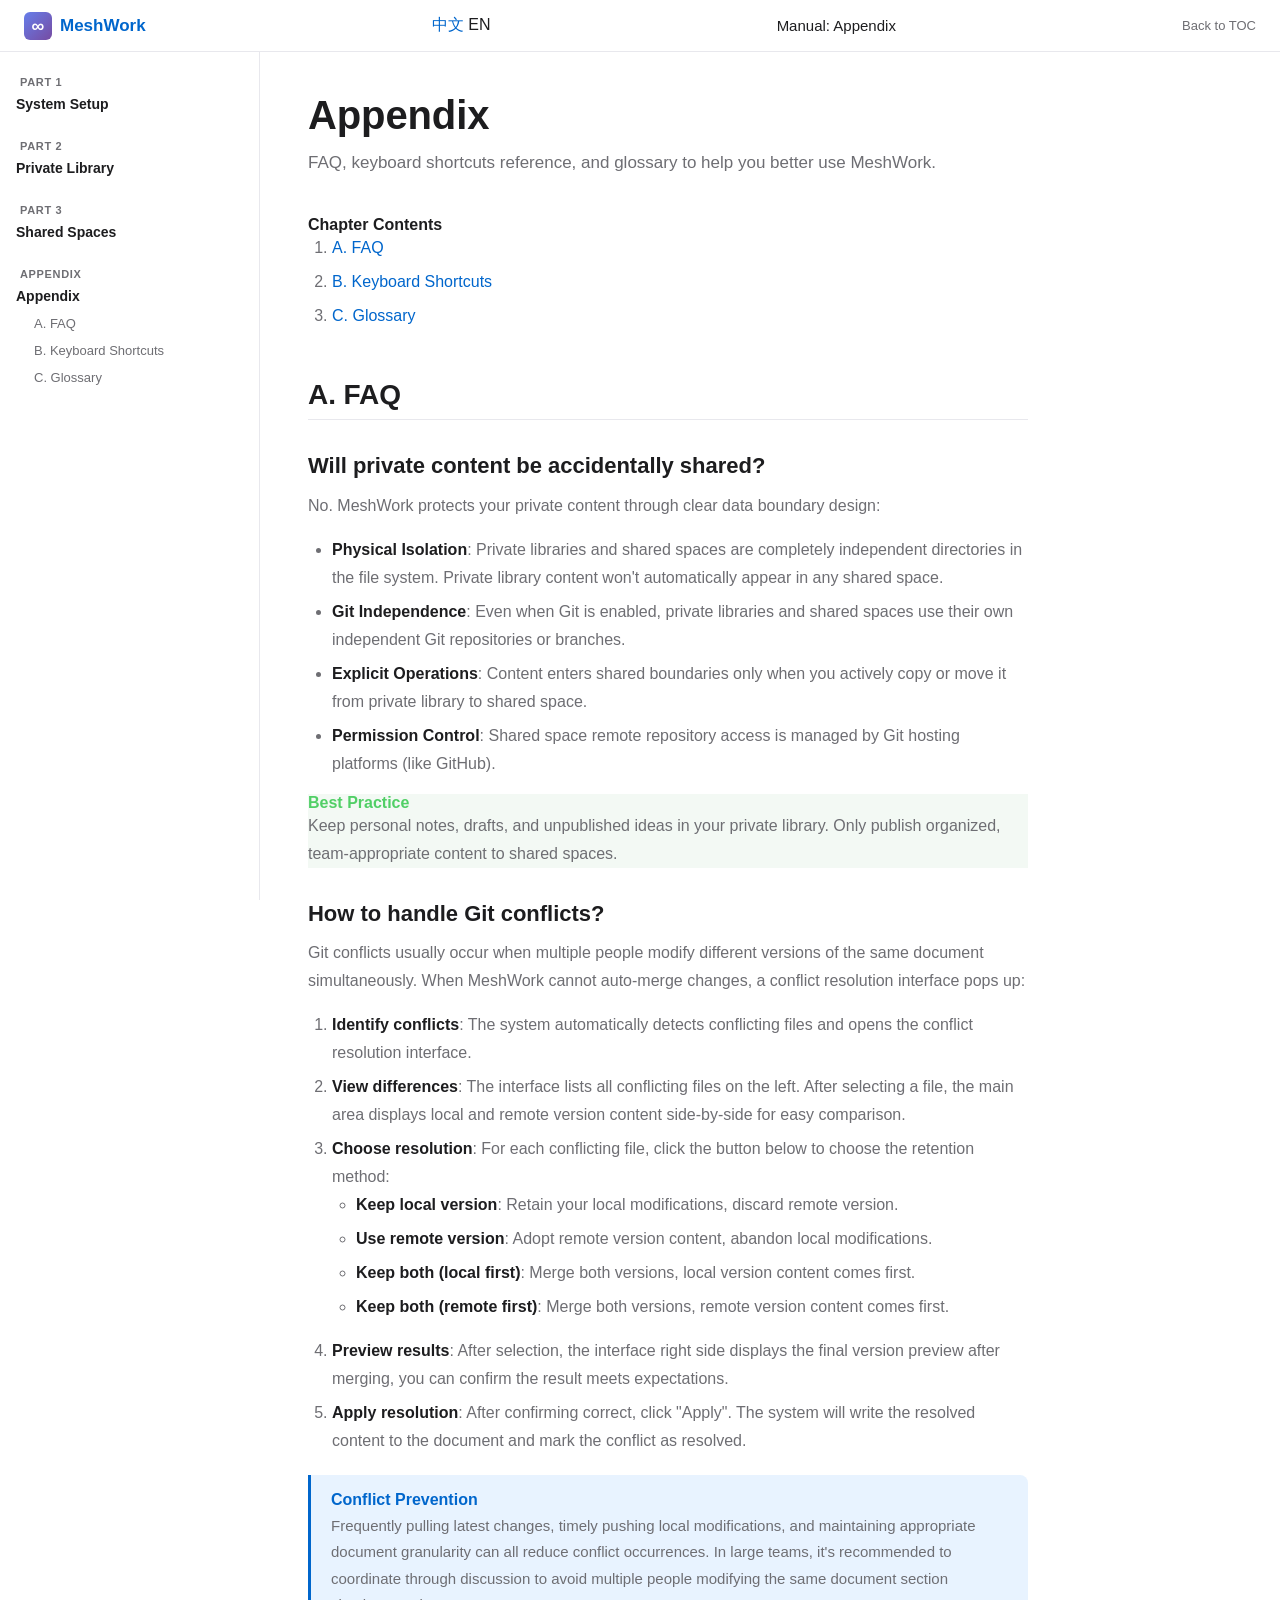
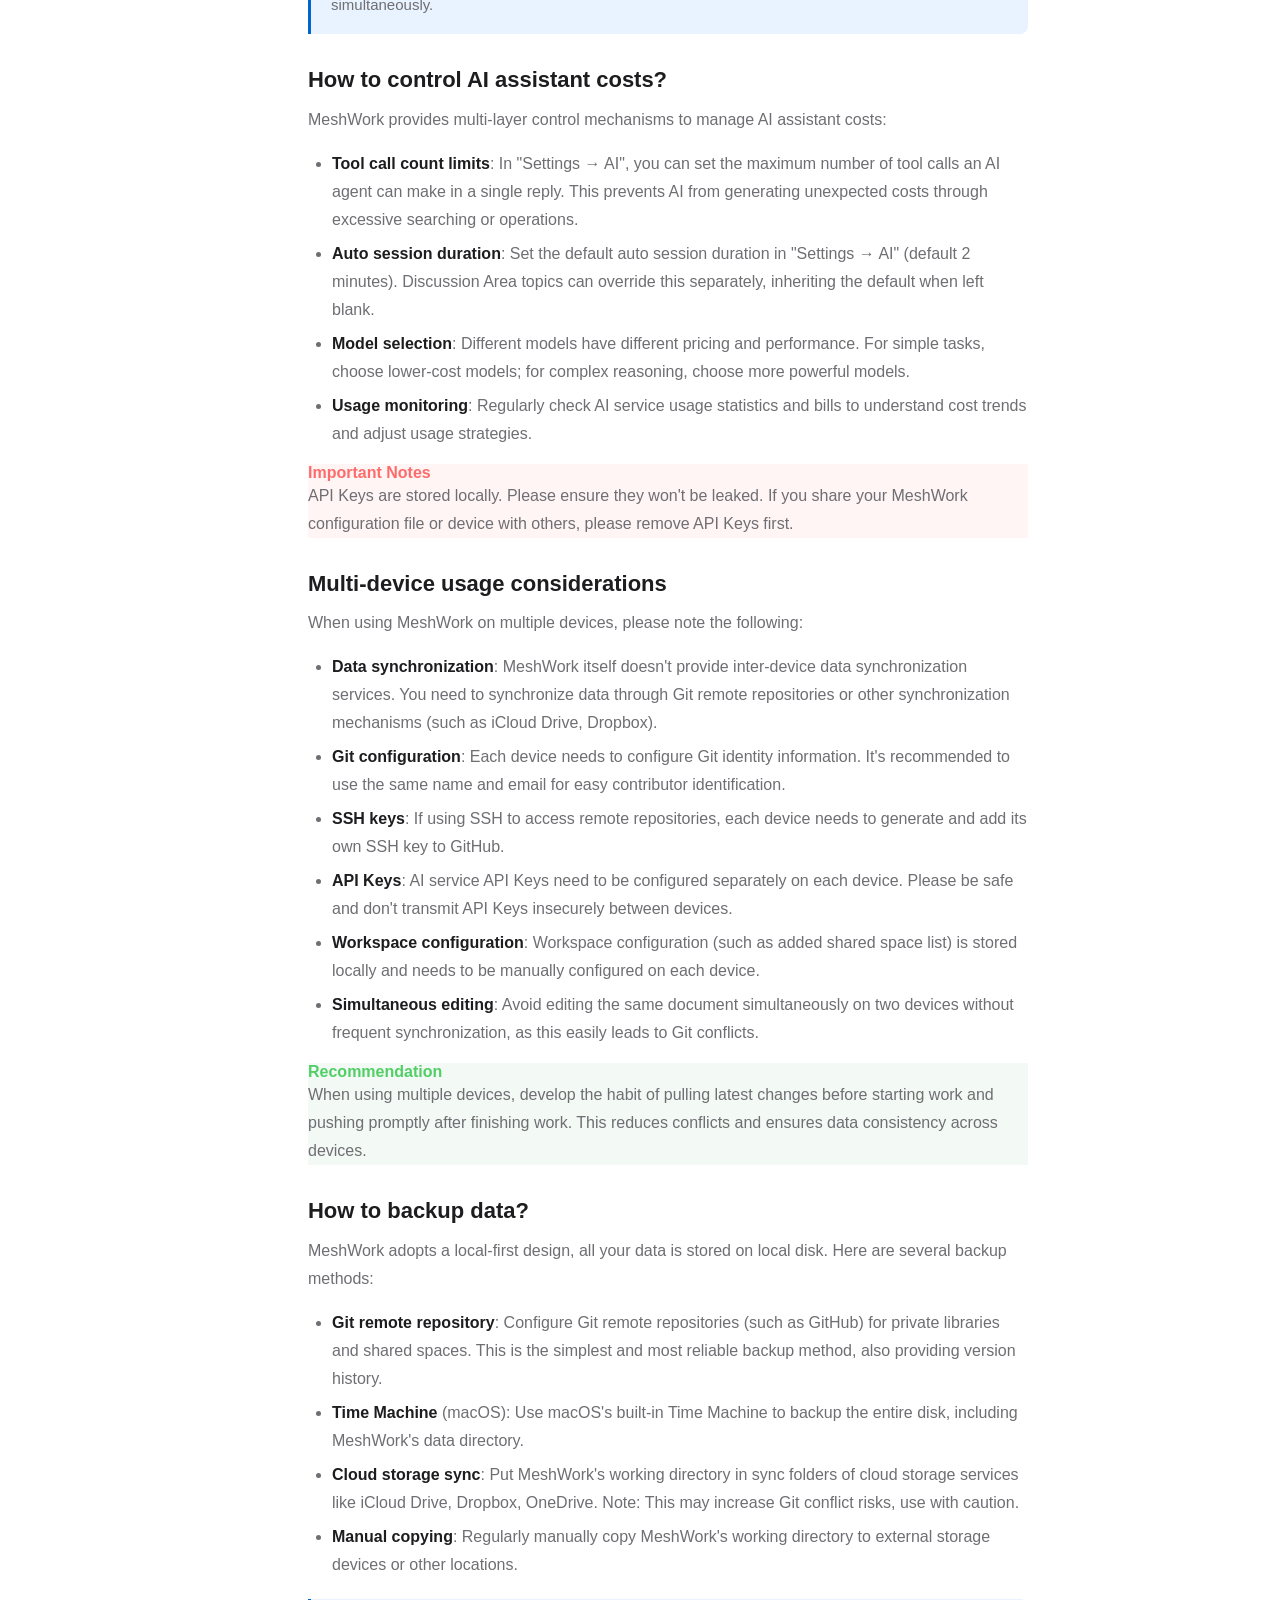
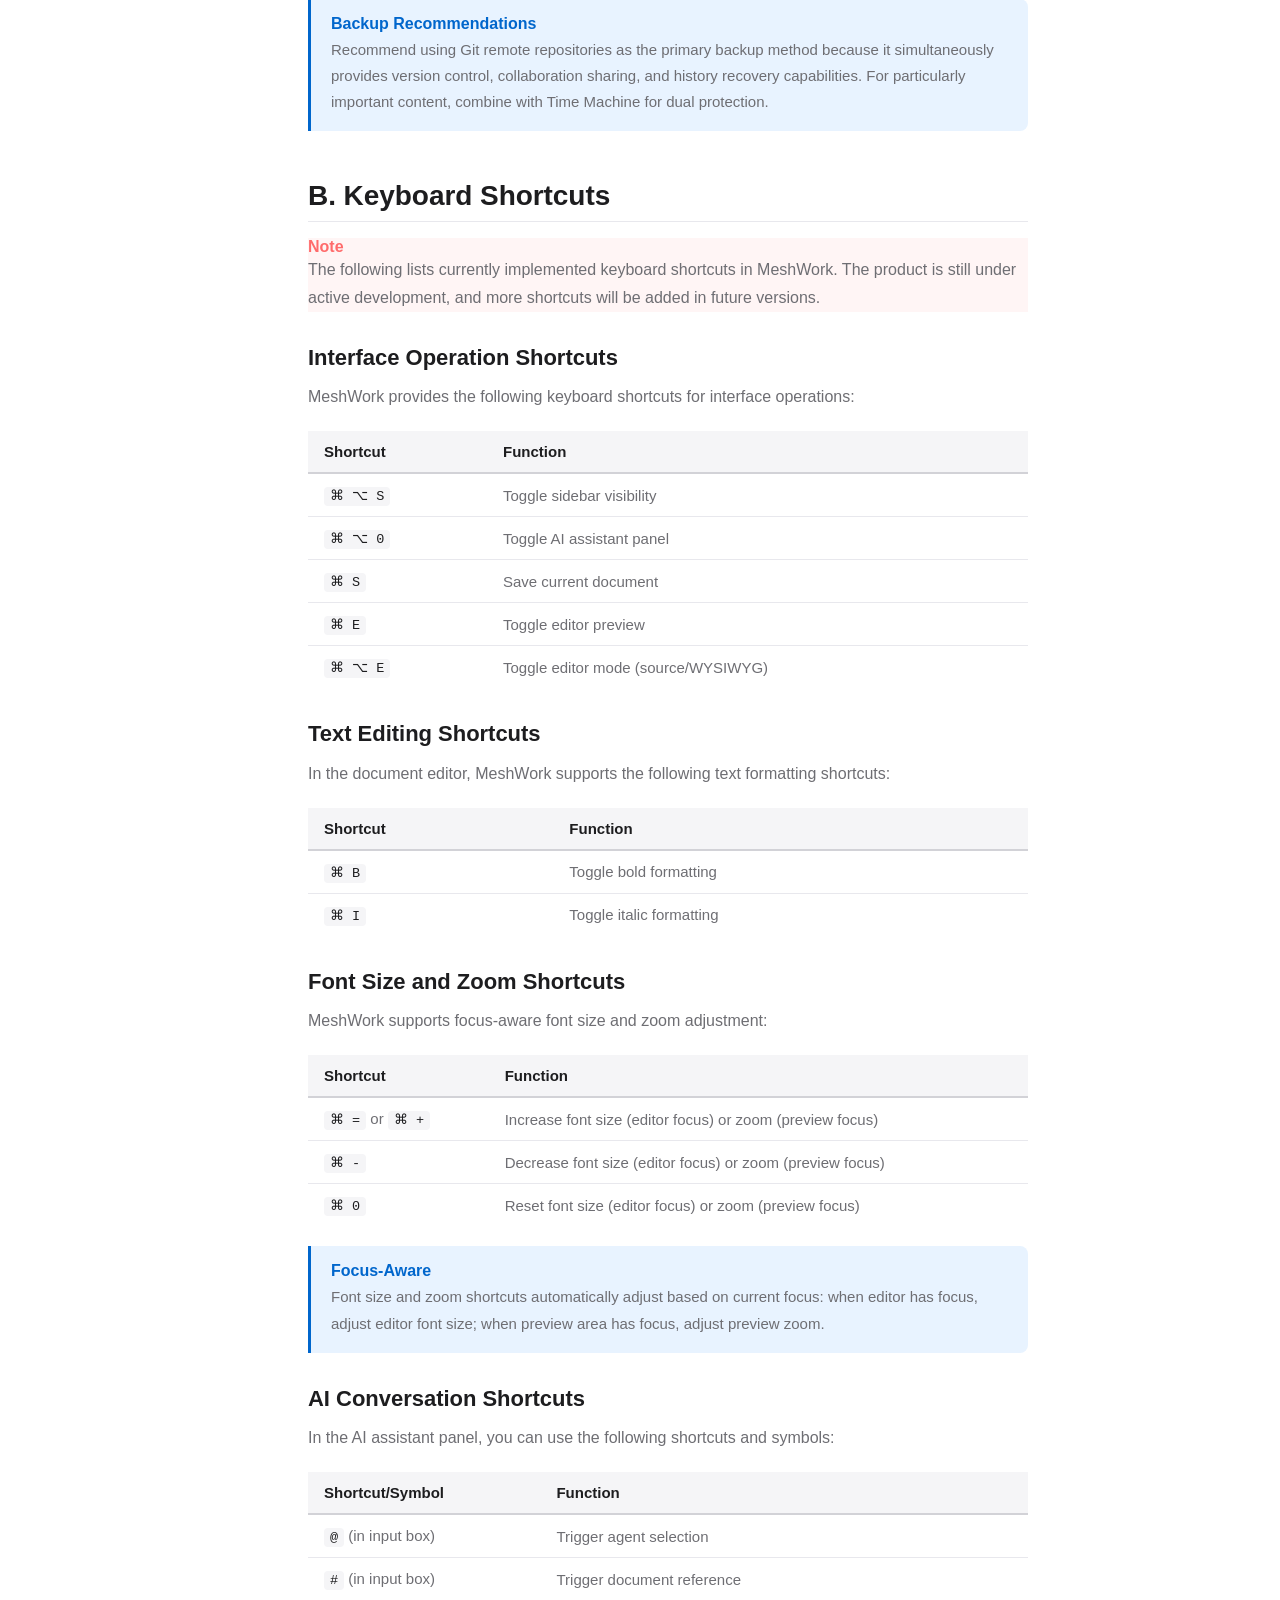
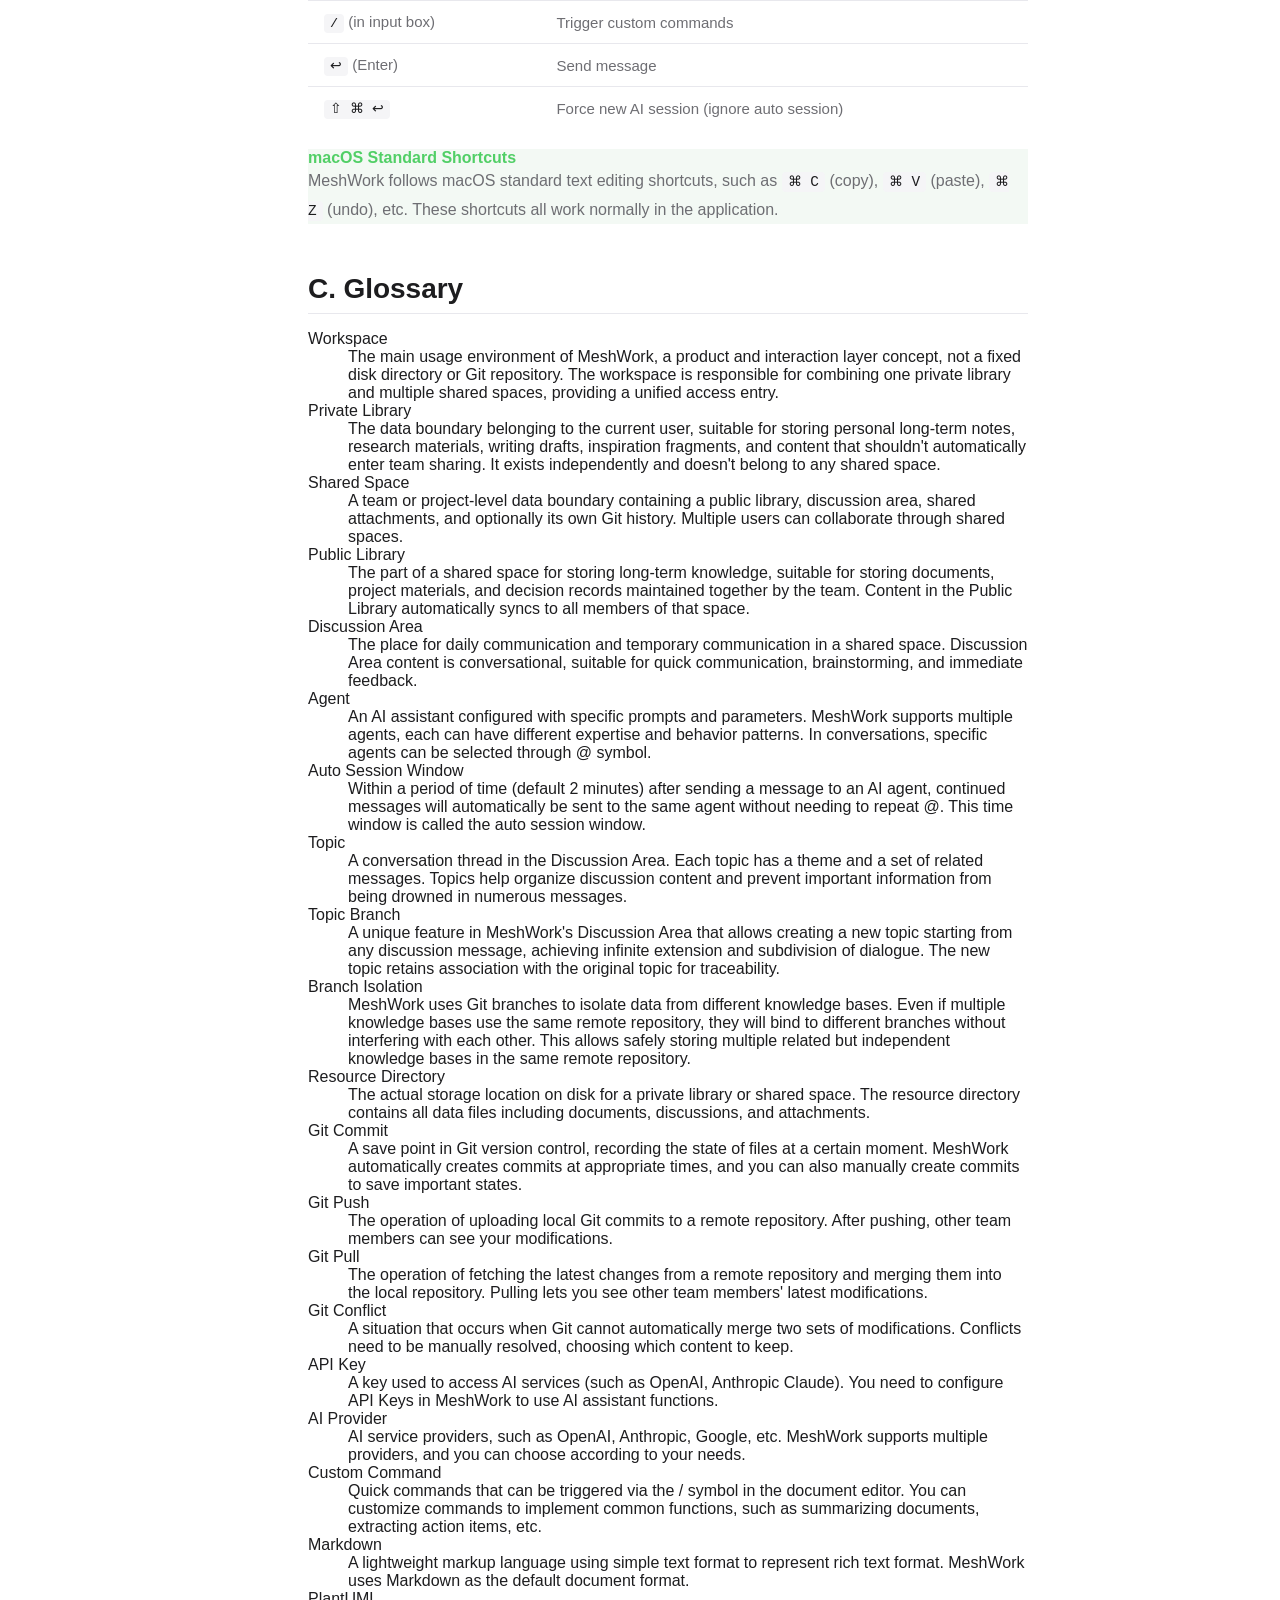
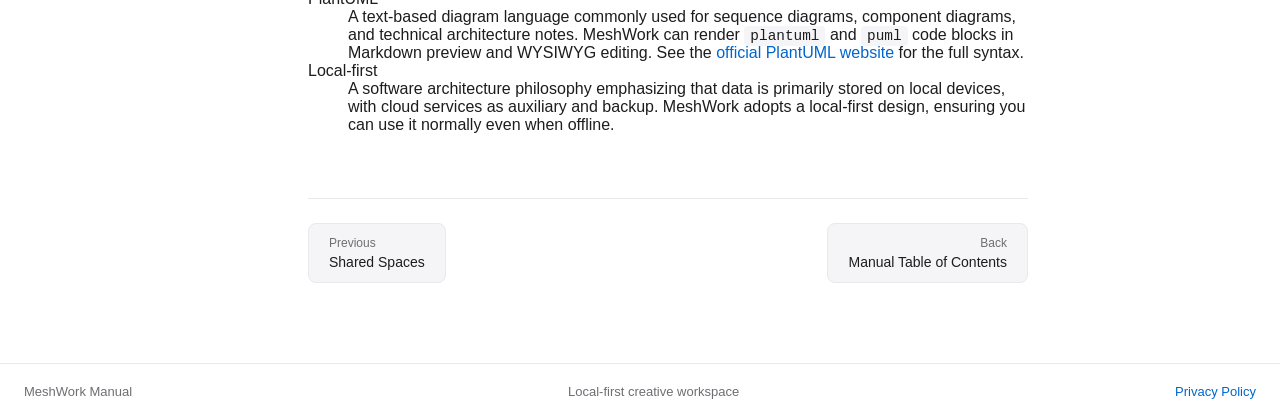
<file: manual-book-appendix-en.html>
<!doctype html>
<html lang="en">
  <head>
    <meta charset="utf-8">
    <meta name="viewport" content="width=device-width, initial-scale=1">
    <meta name="description" content="MeshWork Manual Appendix: FAQ, keyboard shortcuts reference, and glossary.">
    <title>Appendix - MeshWork Manual</title>
    <link rel="icon" type="image/png" href="images/favicon.png">
    <link rel="stylesheet" href="manual-book.css">
  </head>
  <body>
    <header class="manual-book-header">
      <a class="manual-book-brand" href="index.html">
        <span>∞</span>
        <strong>MeshWork</strong>
      </a>
      <div class="language-switch">
        <a href="manual-book-appendix.html" class="lang-button">中文</a>
        <span class="lang-button is-active">EN</span>
      </div>
      <nav class="manual-book-nav">
        <span>Manual: Appendix</span>
      </nav>
      <a class="manual-book-home" href="manual-en.html">Back to TOC</a>
    </header>

    <div class="manual-book-layout">
      <aside class="manual-book-sidebar">
        <nav class="manual-book-toc">
          <div class="toc-section">
            <span class="toc-part">Part 1</span>
            <a href="manual-book-01-en.html" class="toc-title">System Setup</a>
          </div>

          <div class="toc-section">
            <span class="toc-part">Part 2</span>
            <a href="manual-book-02-en.html" class="toc-title">Private Library</a>
          </div>

          <div class="toc-section">
            <span class="toc-part">Part 3</span>
            <a href="manual-book-03-en.html" class="toc-title">Shared Spaces</a>
          </div>

          <div class="toc-section">
            <span class="toc-part">Appendix</span>
            <a href="manual-book-appendix-en.html" class="toc-title active">Appendix</a>
            <ul class="toc-list">
              <li><a href="#A">A. FAQ</a></li>
              <li><a href="#B">B. Keyboard Shortcuts</a></li>
              <li><a href="#C">C. Glossary</a></li>
            </ul>
          </div>
        </nav>
      </aside>

      <main class="manual-book-main">
        <article class="manual-book-content">
          <h1>Appendix</h1>
          <p class="subtitle">FAQ, keyboard shortcuts reference, and glossary to help you better use MeshWork.</p>

          <nav class="manual-book-toc-mini">
            <strong>Chapter Contents</strong>
            <ol>
              <li><a href="#A">A. FAQ</a></li>
              <li><a href="#B">B. Keyboard Shortcuts</a></li>
              <li><a href="#C">C. Glossary</a></li>
            </ol>
          </nav>

          <h2 id="A">A. FAQ</h2>

          <h3>Will private content be accidentally shared?</h3>
          <p>No. MeshWork protects your private content through clear data boundary design:</p>
          <ul>
            <li><strong>Physical Isolation</strong>: Private libraries and shared spaces are completely independent directories in the file system. Private library content won't automatically appear in any shared space.</li>
            <li><strong>Git Independence</strong>: Even when Git is enabled, private libraries and shared spaces use their own independent Git repositories or branches.</li>
            <li><strong>Explicit Operations</strong>: Content enters shared boundaries only when you actively copy or move it from private library to shared space.</li>
            <li><strong>Permission Control</strong>: Shared space remote repository access is managed by Git hosting platforms (like GitHub).</li>
          </ul>

          <div class="tip-block">
            <strong>Best Practice</strong>
            <p>Keep personal notes, drafts, and unpublished ideas in your private library. Only publish organized, team-appropriate content to shared spaces.</p>
          </div>

          <h3>How to handle Git conflicts?</h3>
          <p>Git conflicts usually occur when multiple people modify different versions of the same document simultaneously. When MeshWork cannot auto-merge changes, a conflict resolution interface pops up:</p>
          <ol>
            <li><strong>Identify conflicts</strong>: The system automatically detects conflicting files and opens the conflict resolution interface.</li>
            <li><strong>View differences</strong>: The interface lists all conflicting files on the left. After selecting a file, the main area displays local and remote version content side-by-side for easy comparison.</li>
            <li><strong>Choose resolution</strong>: For each conflicting file, click the button below to choose the retention method:
              <ul>
                <li><strong>Keep local version</strong>: Retain your local modifications, discard remote version.</li>
                <li><strong>Use remote version</strong>: Adopt remote version content, abandon local modifications.</li>
                <li><strong>Keep both (local first)</strong>: Merge both versions, local version content comes first.</li>
                <li><strong>Keep both (remote first)</strong>: Merge both versions, remote version content comes first.</li>
              </ul>
            </li>
            <li><strong>Preview results</strong>: After selection, the interface right side displays the final version preview after merging, you can confirm the result meets expectations.</li>
            <li><strong>Apply resolution</strong>: After confirming correct, click "Apply". The system will write the resolved content to the document and mark the conflict as resolved.</li>
          </ol>
          <div class="info-block">
            <strong>Conflict Prevention</strong>
            <p>Frequently pulling latest changes, timely pushing local modifications, and maintaining appropriate document granularity can all reduce conflict occurrences. In large teams, it's recommended to coordinate through discussion to avoid multiple people modifying the same document section simultaneously.</p>
          </div>

          <h3>How to control AI assistant costs?</h3>
          <p>MeshWork provides multi-layer control mechanisms to manage AI assistant costs:</p>
          <ul>
            <li><strong>Tool call count limits</strong>: In "Settings → AI", you can set the maximum number of tool calls an AI agent can make in a single reply. This prevents AI from generating unexpected costs through excessive searching or operations.</li>
            <li><strong>Auto session duration</strong>: Set the default auto session duration in "Settings → AI" (default 2 minutes). Discussion Area topics can override this separately, inheriting the default when left blank.</li>
            <li><strong>Model selection</strong>: Different models have different pricing and performance. For simple tasks, choose lower-cost models; for complex reasoning, choose more powerful models.</li>
            <li><strong>Usage monitoring</strong>: Regularly check AI service usage statistics and bills to understand cost trends and adjust usage strategies.</li>
          </ul>
          <div class="warning-block">
            <strong>Important Notes</strong>
            <p>API Keys are stored locally. Please ensure they won't be leaked. If you share your MeshWork configuration file or device with others, please remove API Keys first.</p>
          </div>

          <h3>Multi-device usage considerations</h3>
          <p>When using MeshWork on multiple devices, please note the following:</p>
          <ul>
            <li><strong>Data synchronization</strong>: MeshWork itself doesn't provide inter-device data synchronization services. You need to synchronize data through Git remote repositories or other synchronization mechanisms (such as iCloud Drive, Dropbox).</li>
            <li><strong>Git configuration</strong>: Each device needs to configure Git identity information. It's recommended to use the same name and email for easy contributor identification.</li>
            <li><strong>SSH keys</strong>: If using SSH to access remote repositories, each device needs to generate and add its own SSH key to GitHub.</li>
            <li><strong>API Keys</strong>: AI service API Keys need to be configured separately on each device. Please be safe and don't transmit API Keys insecurely between devices.</li>
            <li><strong>Workspace configuration</strong>: Workspace configuration (such as added shared space list) is stored locally and needs to be manually configured on each device.</li>
            <li><strong>Simultaneous editing</strong>: Avoid editing the same document simultaneously on two devices without frequent synchronization, as this easily leads to Git conflicts.</li>
          </ul>
          <div class="tip-block">
            <strong>Recommendation</strong>
            <p>When using multiple devices, develop the habit of pulling latest changes before starting work and pushing promptly after finishing work. This reduces conflicts and ensures data consistency across devices.</p>
          </div>

          <h3>How to backup data?</h3>
          <p>MeshWork adopts a local-first design, all your data is stored on local disk. Here are several backup methods:</p>
          <ul>
            <li><strong>Git remote repository</strong>: Configure Git remote repositories (such as GitHub) for private libraries and shared spaces. This is the simplest and most reliable backup method, also providing version history.</li>
            <li><strong>Time Machine</strong> (macOS): Use macOS's built-in Time Machine to backup the entire disk, including MeshWork's data directory.</li>
            <li><strong>Cloud storage sync</strong>: Put MeshWork's working directory in sync folders of cloud storage services like iCloud Drive, Dropbox, OneDrive. Note: This may increase Git conflict risks, use with caution.</li>
            <li><strong>Manual copying</strong>: Regularly manually copy MeshWork's working directory to external storage devices or other locations.</li>
          </ul>
          <div class="info-block">
            <strong>Backup Recommendations</strong>
            <p>Recommend using Git remote repositories as the primary backup method because it simultaneously provides version control, collaboration sharing, and history recovery capabilities. For particularly important content, combine with Time Machine for dual protection.</p>
          </div>

          <h2 id="B">B. Keyboard Shortcuts</h2>

          <div class="warning-block">
            <strong>Note</strong>
            <p>The following lists currently implemented keyboard shortcuts in MeshWork. The product is still under active development, and more shortcuts will be added in future versions.</p>
          </div>

          <h3>Interface Operation Shortcuts</h3>
          <p>MeshWork provides the following keyboard shortcuts for interface operations:</p>

          <table>
            <thead>
              <tr>
                <th>Shortcut</th>
                <th>Function</th>
              </tr>
            </thead>
            <tbody>
              <tr>
                <td><code>⌘ ⌥ S</code></td>
                <td>Toggle sidebar visibility</td>
              </tr>
              <tr>
                <td><code>⌘ ⌥ 0</code></td>
                <td>Toggle AI assistant panel</td>
              </tr>
              <tr>
                <td><code>⌘ S</code></td>
                <td>Save current document</td>
              </tr>
              <tr>
                <td><code>⌘ E</code></td>
                <td>Toggle editor preview</td>
              </tr>
              <tr>
                <td><code>⌘ ⌥ E</code></td>
                <td>Toggle editor mode (source/WYSIWYG)</td>
              </tr>
            </tbody>
          </table>

          <h3>Text Editing Shortcuts</h3>
          <p>In the document editor, MeshWork supports the following text formatting shortcuts:</p>

          <table>
            <thead>
              <tr>
                <th>Shortcut</th>
                <th>Function</th>
              </tr>
            </thead>
            <tbody>
              <tr>
                <td><code>⌘ B</code></td>
                <td>Toggle bold formatting</td>
              </tr>
              <tr>
                <td><code>⌘ I</code></td>
                <td>Toggle italic formatting</td>
              </tr>
            </tbody>
          </table>

          <h3>Font Size and Zoom Shortcuts</h3>
          <p>MeshWork supports focus-aware font size and zoom adjustment:</p>

          <table>
            <thead>
              <tr>
                <th>Shortcut</th>
                <th>Function</th>
              </tr>
            </thead>
            <tbody>
              <tr>
                <td><code>⌘ =</code> or <code>⌘ +</code></td>
                <td>Increase font size (editor focus) or zoom (preview focus)</td>
              </tr>
              <tr>
                <td><code>⌘ -</code></td>
                <td>Decrease font size (editor focus) or zoom (preview focus)</td>
              </tr>
              <tr>
                <td><code>⌘ 0</code></td>
                <td>Reset font size (editor focus) or zoom (preview focus)</td>
              </tr>
            </tbody>
          </table>

          <div class="info-block">
            <strong>Focus-Aware</strong>
            <p>Font size and zoom shortcuts automatically adjust based on current focus: when editor has focus, adjust editor font size; when preview area has focus, adjust preview zoom.</p>
          </div>

          <h3>AI Conversation Shortcuts</h3>
          <p>In the AI assistant panel, you can use the following shortcuts and symbols:</p>

          <table>
            <thead>
              <tr>
                <th>Shortcut/Symbol</th>
                <th>Function</th>
              </tr>
            </thead>
            <tbody>
              <tr>
                <td><code>@</code> (in input box)</td>
                <td>Trigger agent selection</td>
              </tr>
              <tr>
                <td><code>#</code> (in input box)</td>
                <td>Trigger document reference</td>
              </tr>
              <tr>
                <td><code>/</code> (in input box)</td>
                <td>Trigger custom commands</td>
              </tr>
              <tr>
                <td><code>↩</code> (Enter)</td>
                <td>Send message</td>
              </tr>
              <tr>
                <td><code>⇧ ⌘ ↩</code></td>
                <td>Force new AI session (ignore auto session)</td>
              </tr>
            </tbody>
          </table>

          <div class="tip-block">
            <strong>macOS Standard Shortcuts</strong>
            <p>MeshWork follows macOS standard text editing shortcuts, such as <code>⌘ C</code> (copy), <code>⌘ V</code> (paste), <code>⌘ Z</code> (undo), etc. These shortcuts all work normally in the application.</p>
          </div>

          <h2 id="C">C. Glossary</h2>

          <dl class="glossary">
            <dt>Workspace</dt>
            <dd>The main usage environment of MeshWork, a product and interaction layer concept, not a fixed disk directory or Git repository. The workspace is responsible for combining one private library and multiple shared spaces, providing a unified access entry.</dd>

            <dt>Private Library</dt>
            <dd>The data boundary belonging to the current user, suitable for storing personal long-term notes, research materials, writing drafts, inspiration fragments, and content that shouldn't automatically enter team sharing. It exists independently and doesn't belong to any shared space.</dd>

            <dt>Shared Space</dt>
            <dd>A team or project-level data boundary containing a public library, discussion area, shared attachments, and optionally its own Git history. Multiple users can collaborate through shared spaces.</dd>

            <dt>Public Library</dt>
            <dd>The part of a shared space for storing long-term knowledge, suitable for storing documents, project materials, and decision records maintained together by the team. Content in the Public Library automatically syncs to all members of that space.</dd>

            <dt>Discussion Area</dt>
            <dd>The place for daily communication and temporary communication in a shared space. Discussion Area content is conversational, suitable for quick communication, brainstorming, and immediate feedback.</dd>

            <dt>Agent</dt>
            <dd>An AI assistant configured with specific prompts and parameters. MeshWork supports multiple agents, each can have different expertise and behavior patterns. In conversations, specific agents can be selected through @ symbol.</dd>

            <dt>Auto Session Window</dt>
            <dd>Within a period of time (default 2 minutes) after sending a message to an AI agent, continued messages will automatically be sent to the same agent without needing to repeat @. This time window is called the auto session window.</dd>

            <dt>Topic</dt>
            <dd>A conversation thread in the Discussion Area. Each topic has a theme and a set of related messages. Topics help organize discussion content and prevent important information from being drowned in numerous messages.</dd>

            <dt>Topic Branch</dt>
            <dd>A unique feature in MeshWork's Discussion Area that allows creating a new topic starting from any discussion message, achieving infinite extension and subdivision of dialogue. The new topic retains association with the original topic for traceability.</dd>

            <dt>Branch Isolation</dt>
            <dd>MeshWork uses Git branches to isolate data from different knowledge bases. Even if multiple knowledge bases use the same remote repository, they will bind to different branches without interfering with each other. This allows safely storing multiple related but independent knowledge bases in the same remote repository.</dd>

            <dt>Resource Directory</dt>
            <dd>The actual storage location on disk for a private library or shared space. The resource directory contains all data files including documents, discussions, and attachments.</dd>

            <dt>Git Commit</dt>
            <dd>A save point in Git version control, recording the state of files at a certain moment. MeshWork automatically creates commits at appropriate times, and you can also manually create commits to save important states.</dd>

            <dt>Git Push</dt>
            <dd>The operation of uploading local Git commits to a remote repository. After pushing, other team members can see your modifications.</dd>

            <dt>Git Pull</dt>
            <dd>The operation of fetching the latest changes from a remote repository and merging them into the local repository. Pulling lets you see other team members' latest modifications.</dd>

            <dt>Git Conflict</dt>
            <dd>A situation that occurs when Git cannot automatically merge two sets of modifications. Conflicts need to be manually resolved, choosing which content to keep.</dd>

            <dt>API Key</dt>
            <dd>A key used to access AI services (such as OpenAI, Anthropic Claude). You need to configure API Keys in MeshWork to use AI assistant functions.</dd>

            <dt>AI Provider</dt>
            <dd>AI service providers, such as OpenAI, Anthropic, Google, etc. MeshWork supports multiple providers, and you can choose according to your needs.</dd>

            <dt>Custom Command</dt>
            <dd>Quick commands that can be triggered via the / symbol in the document editor. You can customize commands to implement common functions, such as summarizing documents, extracting action items, etc.</dd>

            <dt>Markdown</dt>
            <dd>A lightweight markup language using simple text format to represent rich text format. MeshWork uses Markdown as the default document format.</dd>

            <dt>PlantUML</dt>
            <dd>A text-based diagram language commonly used for sequence diagrams, component diagrams, and technical architecture notes. MeshWork can render <code>plantuml</code> and <code>puml</code> code blocks in Markdown preview and WYSIWYG editing. See the <a href="https://plantuml.com/" target="_blank" rel="noopener">official PlantUML website</a> for the full syntax.</dd>

            <dt>Local-first</dt>
            <dd>A software architecture philosophy emphasizing that data is primarily stored on local devices, with cloud services as auxiliary and backup. MeshWork adopts a local-first design, ensuring you can use it normally even when offline.</dd>
          </dl>

          <nav class="manual-book-nav-buttons">
            <a href="manual-book-03-en.html" class="nav-button prev">
              <span>Previous</span>
              <strong>Shared Spaces</strong>
            </a>
            <a href="manual-en.html" class="nav-button next">
              <span>Back</span>
              <strong>Manual Table of Contents</strong>
            </a>
          </nav>
        </article>
      </main>
    </div>

    <footer class="manual-book-footer">
      <span>MeshWork Manual</span>
      <span>Local-first creative workspace</span>
      <a href="privacy.html">Privacy Policy</a>
    </footer>

    <script src="manual-lang-redirect.js"></script>
  </body>
</html>
</file>
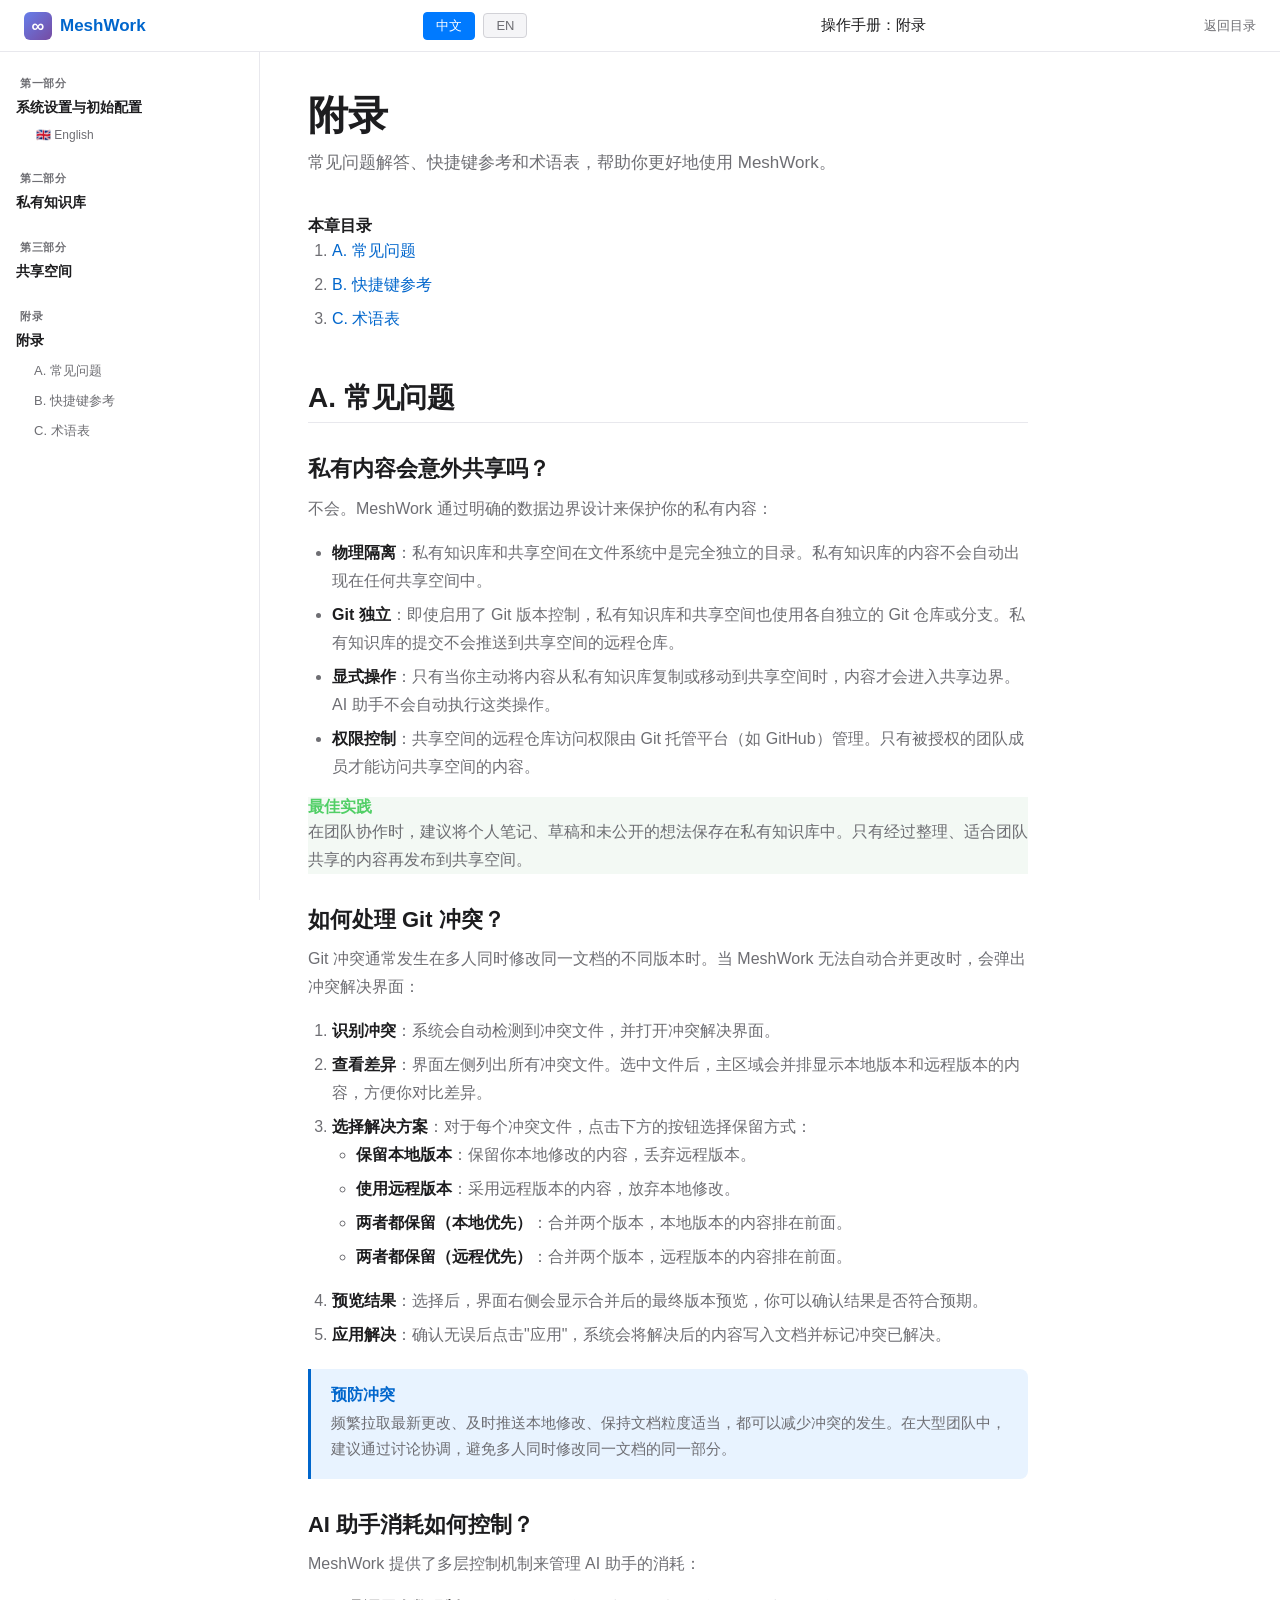
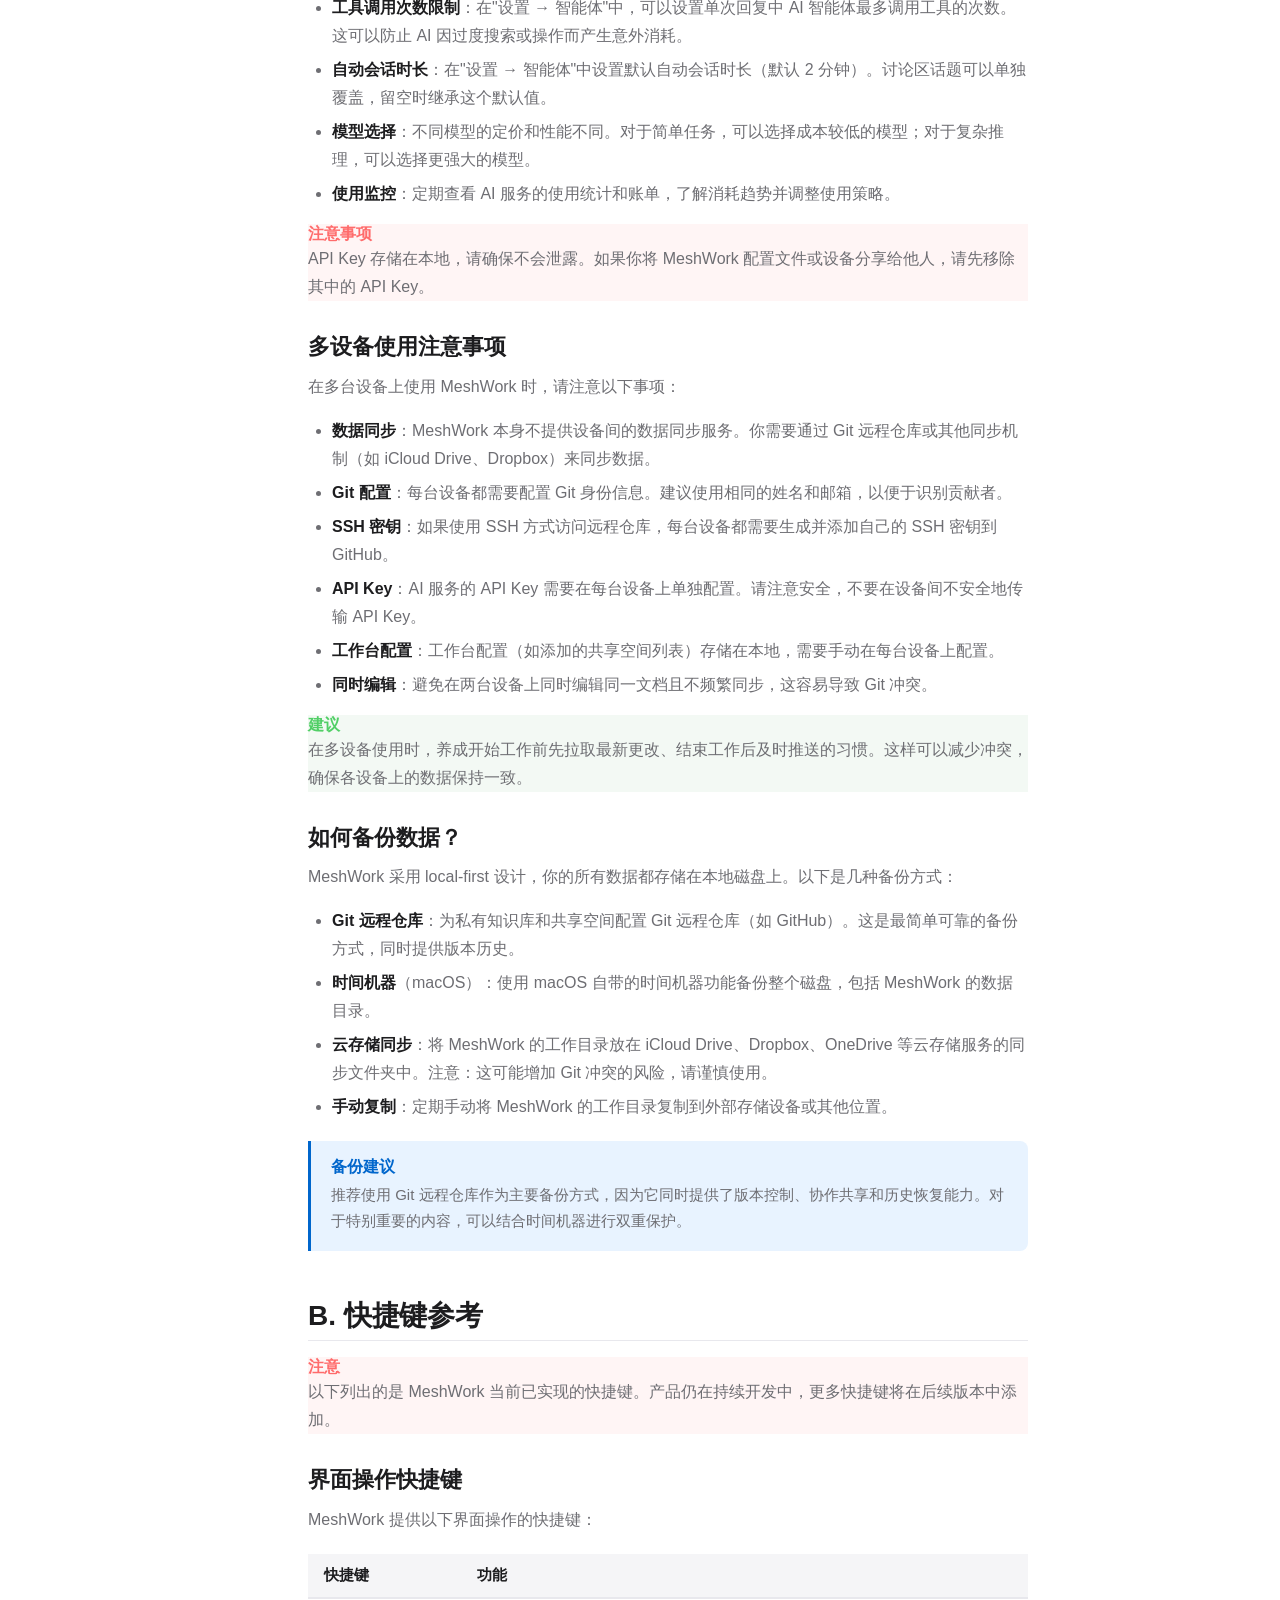
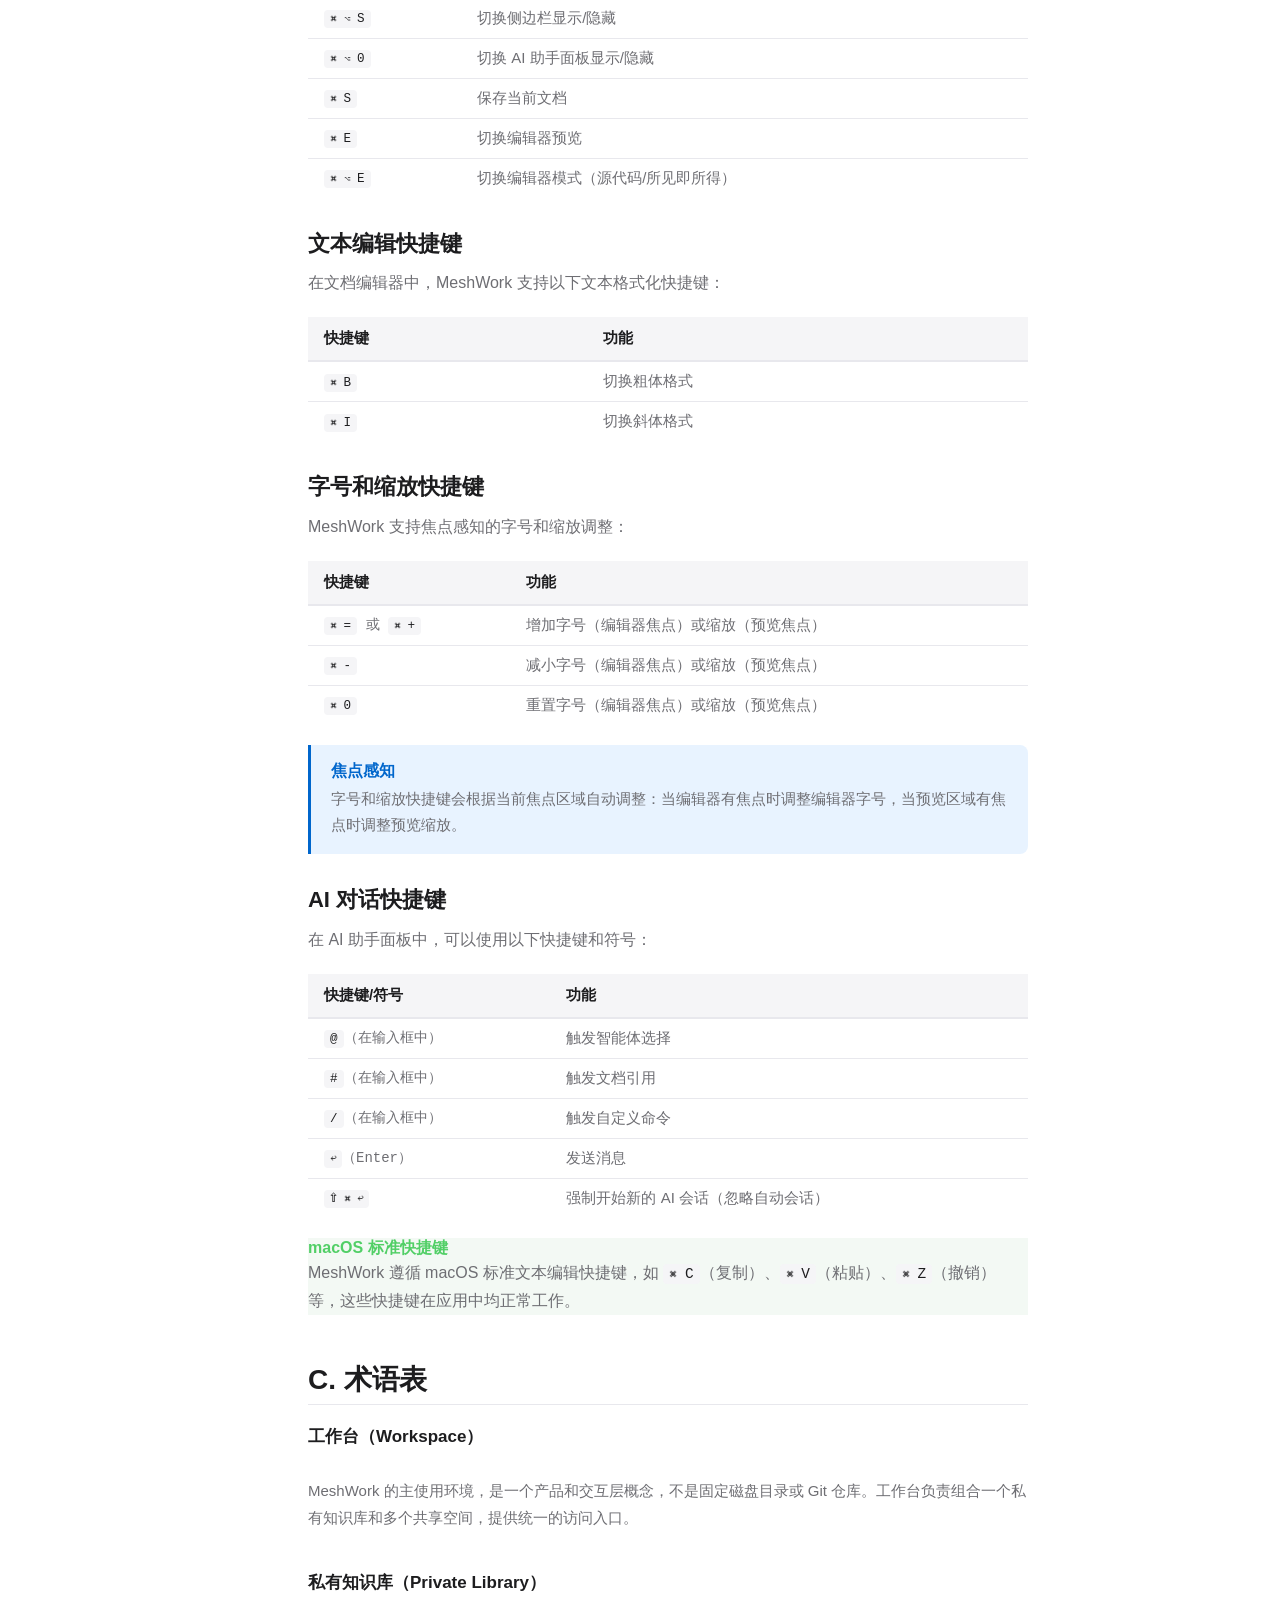
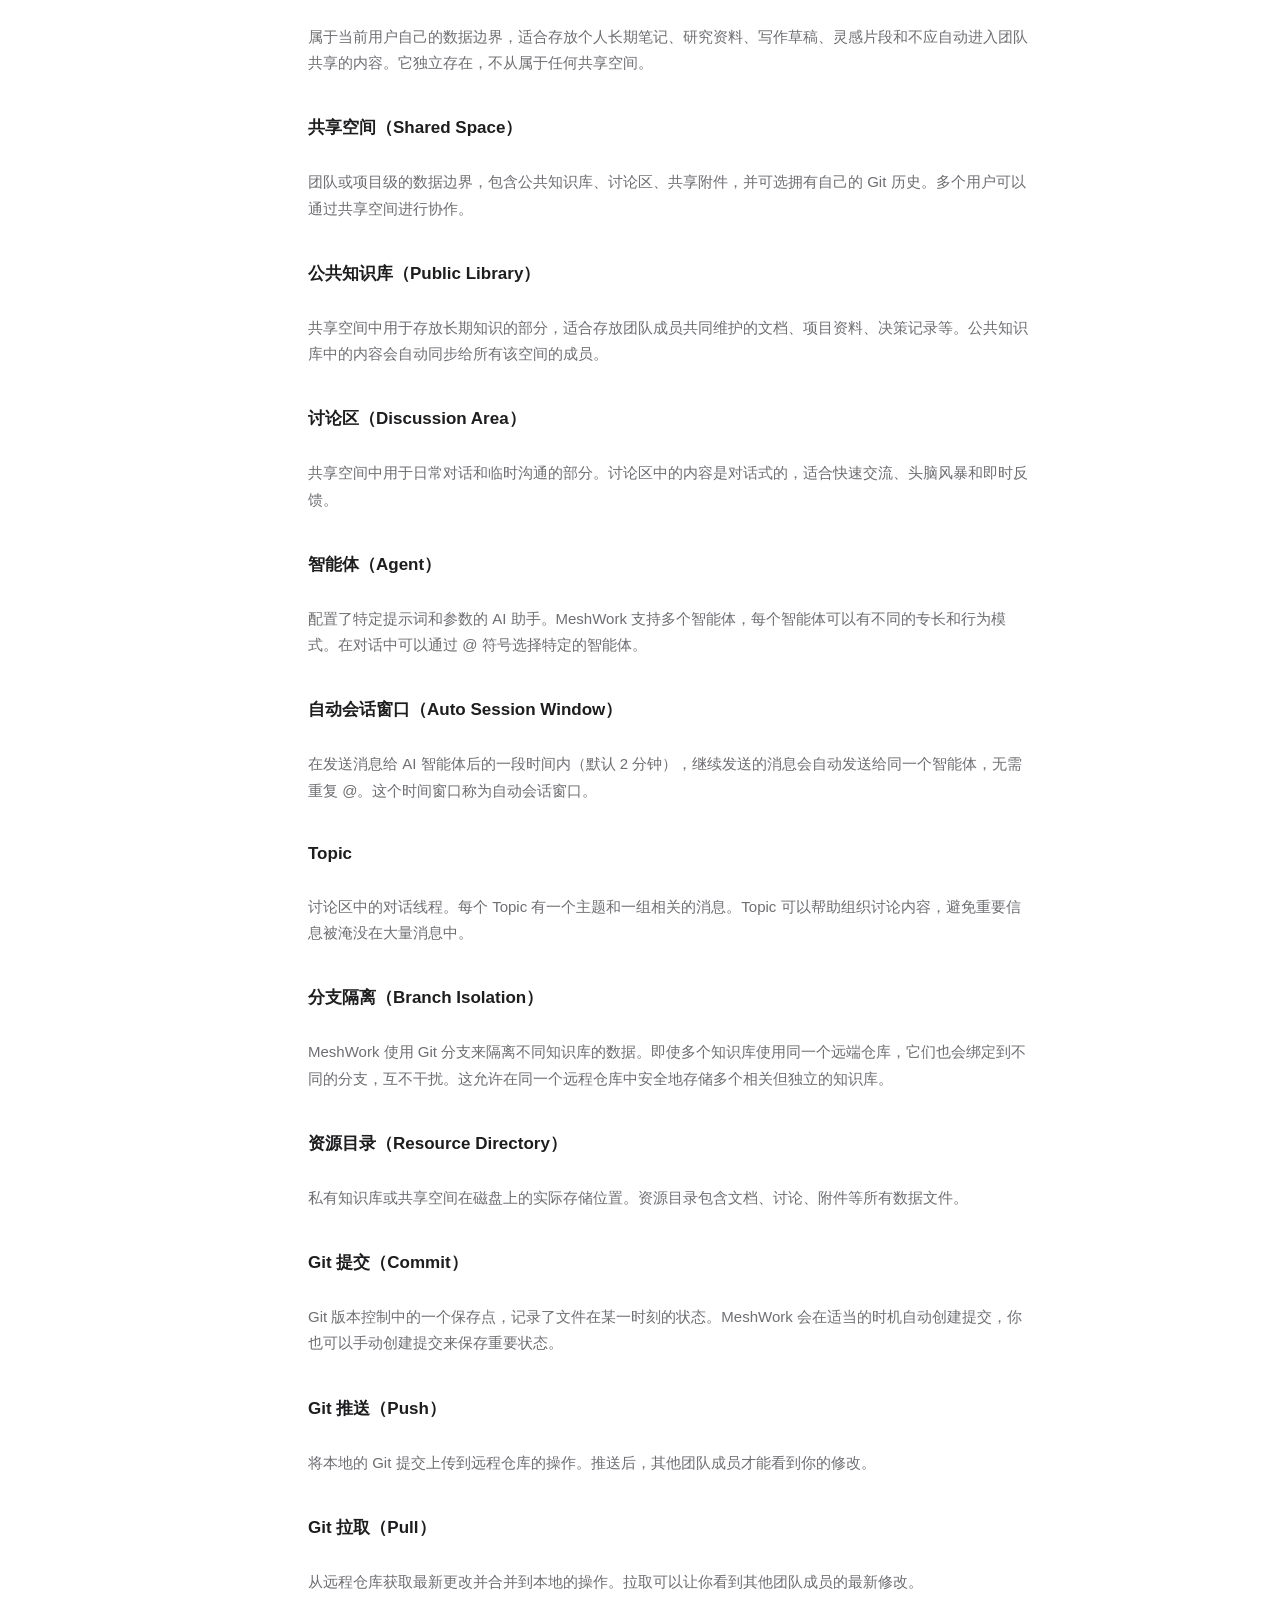
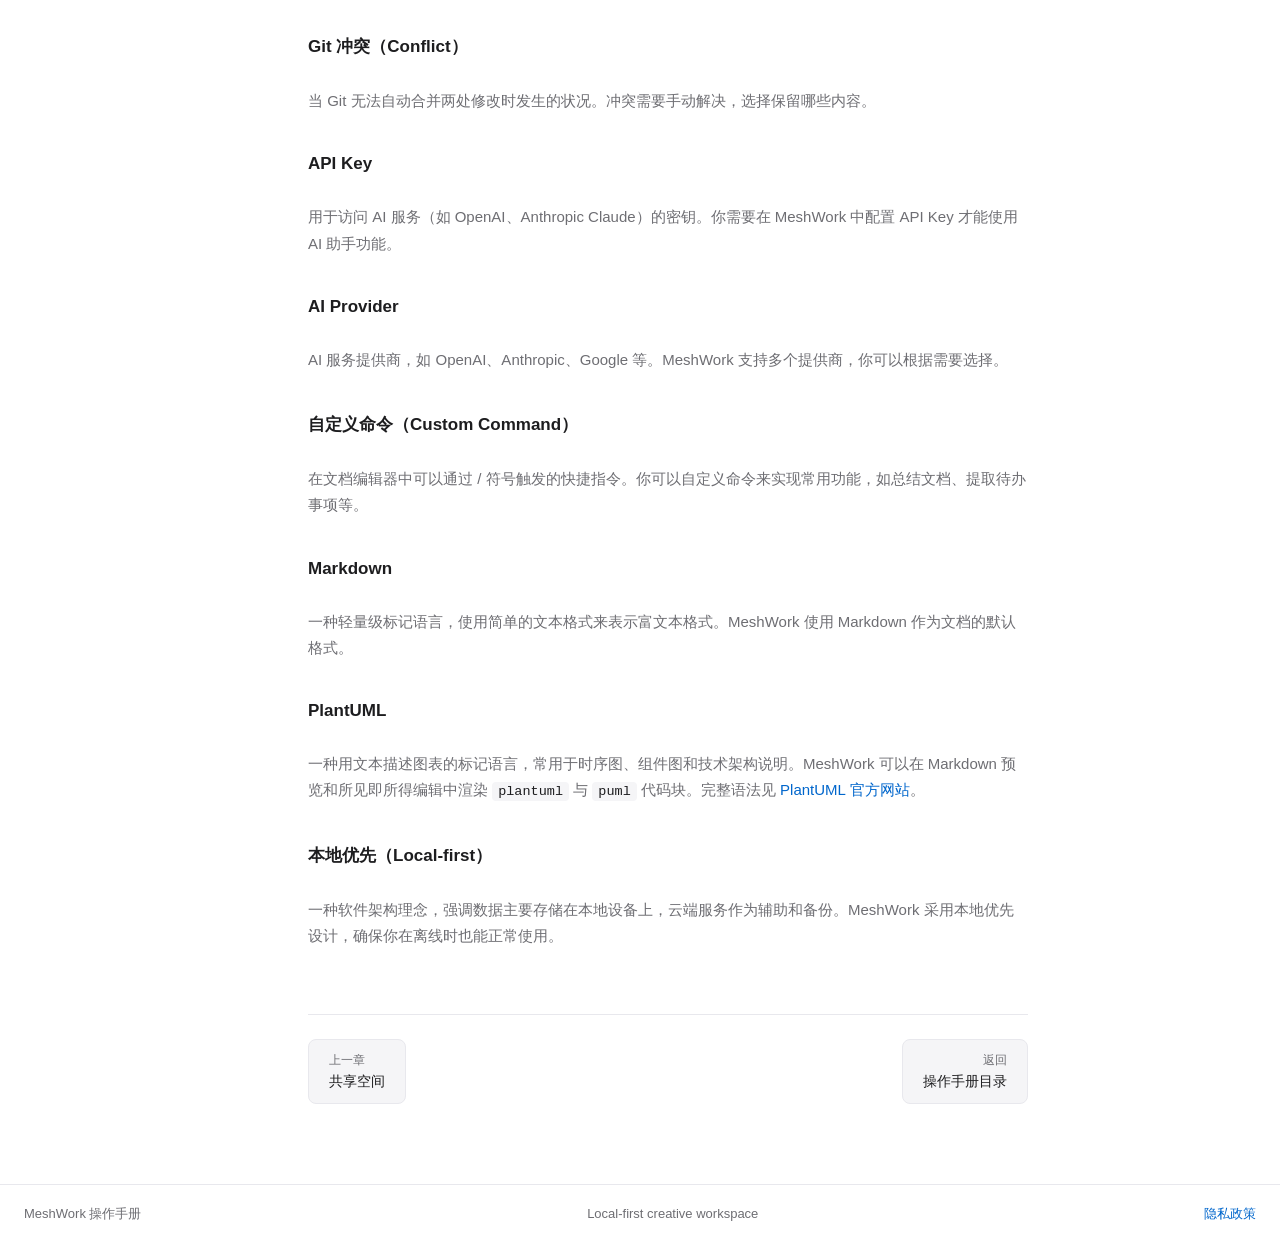
<file: manual-book-appendix.html>
<!doctype html>
<html lang="zh-CN">
  <head>
    <meta charset="utf-8">
    <meta name="viewport" content="width=device-width, initial-scale=1">
    <meta name="description" content="MeshWork 操作手册附录：常见问题、快捷键参考和术语表。">
    <title>附录 - MeshWork 操作手册</title>
    <link rel="icon" type="image/png" href="images/favicon.png">
    <link rel="apple-touch-icon" href="images/favicon.png">
    <link rel="stylesheet" href="manual-book.css">
  </head>
  <body>
    <header class="manual-book-header">
      <a class="manual-book-brand" href="index.html">
        <span>∞</span>
        <strong>MeshWork</strong>
      </a>
      <div class="language-switch">
        <span class="lang-button is-active">中文</span>
        <a href="manual-book-appendix-en.html" class="lang-button">EN</a>
      </div>
      <nav class="manual-book-nav">
        <span>操作手册：附录</span>
      </nav>
      <a class="manual-book-home" href="manual.html">返回目录</a>
    </header>

    <style>
      .language-switch {
        display: flex;
        align-items: center;
        gap: 8px;
        margin-right: 16px;
      }
      .lang-button {
        padding: 4px 12px;
        font-size: 13px;
        border-radius: 4px;
        border: 1px solid #d2d2d7;
        background: #f5f5f7;
        color: #6e6e73;
        cursor: pointer;
        text-decoration: none;
        transition: all 0.2s;
      }
      .lang-button:hover {
        background: #e5e5ea;
      }
      .lang-button.is-active {
        background: #007aff;
        color: white;
        border-color: #007aff;
      }
    </style>

    <div class="manual-book-layout">
      <aside class="manual-book-sidebar">
        <nav class="manual-book-toc">
          <div class="toc-section">
            <span class="toc-part">第一部分</span>
            <a href="manual-book-01.html" class="toc-title">系统设置与初始配置</a><div style="margin-top: 8px; padding-left: 20px;"><a href="manual-book-01-en.html" style="font-size: 12px; color: #6e6e73;">🇬🇧 English</a></div>
          </div>

          <div class="toc-section">
            <span class="toc-part">第二部分</span>
            <a href="manual-book-02.html" class="toc-title">私有知识库</a>
          </div>

          <div class="toc-section">
            <span class="toc-part">第三部分</span>
            <a href="manual-book-03.html" class="toc-title">共享空间</a>
          </div>

          <div class="toc-section">
            <span class="toc-part">附录</span>
            <a href="manual-book-appendix.html" class="toc-title active">附录</a>
            <ul class="toc-list">
              <li><a href="#A">A. 常见问题</a></li>
              <li><a href="#B">B. 快捷键参考</a></li>
              <li><a href="#C">C. 术语表</a></li>
            </ul>
          </div>
        </nav>
      </aside>

      <main class="manual-book-main">
        <article class="manual-book-content">
          <h1>附录</h1>
          <p class="subtitle">常见问题解答、快捷键参考和术语表，帮助你更好地使用 MeshWork。</p>

          <nav class="manual-book-toc-mini">
            <strong>本章目录</strong>
            <ol>
              <li><a href="#A">A. 常见问题</a></li>
              <li><a href="#B">B. 快捷键参考</a></li>
              <li><a href="#C">C. 术语表</a></li>
            </ol>
          </nav>

          <h2 id="A">A. 常见问题</h2>

          <h3>私有内容会意外共享吗？</h3>
          <p>不会。MeshWork 通过明确的数据边界设计来保护你的私有内容：</p>
          <ul>
            <li><strong>物理隔离</strong>：私有知识库和共享空间在文件系统中是完全独立的目录。私有知识库的内容不会自动出现在任何共享空间中。</li>
            <li><strong>Git 独立</strong>：即使启用了 Git 版本控制，私有知识库和共享空间也使用各自独立的 Git 仓库或分支。私有知识库的提交不会推送到共享空间的远程仓库。</li>
            <li><strong>显式操作</strong>：只有当你主动将内容从私有知识库复制或移动到共享空间时，内容才会进入共享边界。AI 助手不会自动执行这类操作。</li>
            <li><strong>权限控制</strong>：共享空间的远程仓库访问权限由 Git 托管平台（如 GitHub）管理。只有被授权的团队成员才能访问共享空间的内容。</li>
          </ul>
          <div class="tip-block">
            <strong>最佳实践</strong>
            <p>在团队协作时，建议将个人笔记、草稿和未公开的想法保存在私有知识库中。只有经过整理、适合团队共享的内容再发布到共享空间。</p>
          </div>

          <h3>如何处理 Git 冲突？</h3>
          <p>Git 冲突通常发生在多人同时修改同一文档的不同版本时。当 MeshWork 无法自动合并更改时，会弹出冲突解决界面：</p>
          <ol>
            <li><strong>识别冲突</strong>：系统会自动检测到冲突文件，并打开冲突解决界面。</li>
            <li><strong>查看差异</strong>：界面左侧列出所有冲突文件。选中文件后，主区域会并排显示本地版本和远程版本的内容，方便你对比差异。</li>
            <li><strong>选择解决方案</strong>：对于每个冲突文件，点击下方的按钮选择保留方式：
              <ul>
                <li><strong>保留本地版本</strong>：保留你本地修改的内容，丢弃远程版本。</li>
                <li><strong>使用远程版本</strong>：采用远程版本的内容，放弃本地修改。</li>
                <li><strong>两者都保留（本地优先）</strong>：合并两个版本，本地版本的内容排在前面。</li>
                <li><strong>两者都保留（远程优先）</strong>：合并两个版本，远程版本的内容排在前面。</li>
              </ul>
            </li>
            <li><strong>预览结果</strong>：选择后，界面右侧会显示合并后的最终版本预览，你可以确认结果是否符合预期。</li>
            <li><strong>应用解决</strong>：确认无误后点击"应用"，系统会将解决后的内容写入文档并标记冲突已解决。</li>
          </ol>
          <div class="info-block">
            <strong>预防冲突</strong>
            <p>频繁拉取最新更改、及时推送本地修改、保持文档粒度适当，都可以减少冲突的发生。在大型团队中，建议通过讨论协调，避免多人同时修改同一文档的同一部分。</p>
          </div>

          <h3>AI 助手消耗如何控制？</h3>
          <p>MeshWork 提供了多层控制机制来管理 AI 助手的消耗：</p>
          <ul>
            <li><strong>工具调用次数限制</strong>：在"设置 → 智能体"中，可以设置单次回复中 AI 智能体最多调用工具的次数。这可以防止 AI 因过度搜索或操作而产生意外消耗。</li>
            <li><strong>自动会话时长</strong>：在"设置 → 智能体"中设置默认自动会话时长（默认 2 分钟）。讨论区话题可以单独覆盖，留空时继承这个默认值。</li>
            <li><strong>模型选择</strong>：不同模型的定价和性能不同。对于简单任务，可以选择成本较低的模型；对于复杂推理，可以选择更强大的模型。</li>
            <li><strong>使用监控</strong>：定期查看 AI 服务的使用统计和账单，了解消耗趋势并调整使用策略。</li>
          </ul>
          <div class="warning-block">
            <strong>注意事项</strong>
            <p>API Key 存储在本地，请确保不会泄露。如果你将 MeshWork 配置文件或设备分享给他人，请先移除其中的 API Key。</p>
          </div>

          <h3>多设备使用注意事项</h3>
          <p>在多台设备上使用 MeshWork 时，请注意以下事项：</p>
          <ul>
            <li><strong>数据同步</strong>：MeshWork 本身不提供设备间的数据同步服务。你需要通过 Git 远程仓库或其他同步机制（如 iCloud Drive、Dropbox）来同步数据。</li>
            <li><strong>Git 配置</strong>：每台设备都需要配置 Git 身份信息。建议使用相同的姓名和邮箱，以便于识别贡献者。</li>
            <li><strong>SSH 密钥</strong>：如果使用 SSH 方式访问远程仓库，每台设备都需要生成并添加自己的 SSH 密钥到 GitHub。</li>
            <li><strong>API Key</strong>：AI 服务的 API Key 需要在每台设备上单独配置。请注意安全，不要在设备间不安全地传输 API Key。</li>
            <li><strong>工作台配置</strong>：工作台配置（如添加的共享空间列表）存储在本地，需要手动在每台设备上配置。</li>
            <li><strong>同时编辑</strong>：避免在两台设备上同时编辑同一文档且不频繁同步，这容易导致 Git 冲突。</li>
          </ul>
          <div class="tip-block">
            <strong>建议</strong>
            <p>在多设备使用时，养成开始工作前先拉取最新更改、结束工作后及时推送的习惯。这样可以减少冲突，确保各设备上的数据保持一致。</p>
          </div>

          <h3>如何备份数据？</h3>
          <p>MeshWork 采用 local-first 设计，你的所有数据都存储在本地磁盘上。以下是几种备份方式：</p>
          <ul>
            <li><strong>Git 远程仓库</strong>：为私有知识库和共享空间配置 Git 远程仓库（如 GitHub）。这是最简单可靠的备份方式，同时提供版本历史。</li>
            <li><strong>时间机器</strong>（macOS）：使用 macOS 自带的时间机器功能备份整个磁盘，包括 MeshWork 的数据目录。</li>
            <li><strong>云存储同步</strong>：将 MeshWork 的工作目录放在 iCloud Drive、Dropbox、OneDrive 等云存储服务的同步文件夹中。注意：这可能增加 Git 冲突的风险，请谨慎使用。</li>
            <li><strong>手动复制</strong>：定期手动将 MeshWork 的工作目录复制到外部存储设备或其他位置。</li>
          </ul>
          <div class="info-block">
            <strong>备份建议</strong>
            <p>推荐使用 Git 远程仓库作为主要备份方式，因为它同时提供了版本控制、协作共享和历史恢复能力。对于特别重要的内容，可以结合时间机器进行双重保护。</p>
          </div>

          <h2 id="B">B. 快捷键参考</h2>

          <div class="warning-block">
            <strong>注意</strong>
            <p>以下列出的是 MeshWork 当前已实现的快捷键。产品仍在持续开发中，更多快捷键将在后续版本中添加。</p>
          </div>

          <h3>界面操作快捷键</h3>
          <p>MeshWork 提供以下界面操作的快捷键：</p>

          <table>
            <thead>
              <tr>
                <th>快捷键</th>
                <th>功能</th>
              </tr>
            </thead>
            <tbody>
              <tr>
                <td><code>⌘ ⌥ S</code></td>
                <td>切换侧边栏显示/隐藏</td>
              </tr>
              <tr>
                <td><code>⌘ ⌥ 0</code></td>
                <td>切换 AI 助手面板显示/隐藏</td>
              </tr>
              <tr>
                <td><code>⌘ S</code></td>
                <td>保存当前文档</td>
              </tr>
              <tr>
                <td><code>⌘ E</code></td>
                <td>切换编辑器预览</td>
              </tr>
              <tr>
                <td><code>⌘ ⌥ E</code></td>
                <td>切换编辑器模式（源代码/所见即所得）</td>
              </tr>
            </tbody>
          </table>

          <h3>文本编辑快捷键</h3>
          <p>在文档编辑器中，MeshWork 支持以下文本格式化快捷键：</p>

          <table>
            <thead>
              <tr>
                <th>快捷键</th>
                <th>功能</th>
              </tr>
            </thead>
            <tbody>
              <tr>
                <td><code>⌘ B</code></td>
                <td>切换粗体格式</td>
              </tr>
              <tr>
                <td><code>⌘ I</code></td>
                <td>切换斜体格式</td>
              </tr>
            </tbody>
          </table>

          <h3>字号和缩放快捷键</h3>
          <p>MeshWork 支持焦点感知的字号和缩放调整：</p>

          <table>
            <thead>
              <tr>
                <th>快捷键</th>
                <th>功能</th>
              </tr>
            </thead>
            <tbody>
              <tr>
                <td><code>⌘ =</code> 或 <code>⌘ +</code></td>
                <td>增加字号（编辑器焦点）或缩放（预览焦点）</td>
              </tr>
              <tr>
                <td><code>⌘ -</code></td>
                <td>减小字号（编辑器焦点）或缩放（预览焦点）</td>
              </tr>
              <tr>
                <td><code>⌘ 0</code></td>
                <td>重置字号（编辑器焦点）或缩放（预览焦点）</td>
              </tr>
            </tbody>
          </table>

          <div class="info-block">
            <strong>焦点感知</strong>
            <p>字号和缩放快捷键会根据当前焦点区域自动调整：当编辑器有焦点时调整编辑器字号，当预览区域有焦点时调整预览缩放。</p>
          </div>

          <h3>AI 对话快捷键</h3>
          <p>在 AI 助手面板中，可以使用以下快捷键和符号：</p>

          <table>
            <thead>
              <tr>
                <th>快捷键/符号</th>
                <th>功能</th>
              </tr>
            </thead>
            <tbody>
              <tr>
                <td><code>@</code>（在输入框中）</td>
                <td>触发智能体选择</td>
              </tr>
              <tr>
                <td><code>#</code>（在输入框中）</td>
                <td>触发文档引用</td>
              </tr>
              <tr>
                <td><code>/</code>（在输入框中）</td>
                <td>触发自定义命令</td>
              </tr>
              <tr>
                <td><code>↩</code>（Enter）</td>
                <td>发送消息</td>
              </tr>
              <tr>
                <td><code>⇧ ⌘ ↩</code></td>
                <td>强制开始新的 AI 会话（忽略自动会话）</td>
              </tr>
            </tbody>
          </table>

          <div class="tip-block">
            <strong>macOS 标准快捷键</strong>
            <p>MeshWork 遵循 macOS 标准文本编辑快捷键，如 <code>⌘ C</code>（复制）、<code>⌘ V</code>（粘贴）、<code>⌘ Z</code>（撤销）等，这些快捷键在应用中均正常工作。</p>
          </div>

          <h2 id="C">C. 术语表</h2>

          <dl class="glossary">
            <dt>工作台（Workspace）</dt>
            <dd>MeshWork 的主使用环境，是一个产品和交互层概念，不是固定磁盘目录或 Git 仓库。工作台负责组合一个私有知识库和多个共享空间，提供统一的访问入口。</dd>

            <dt>私有知识库（Private Library）</dt>
            <dd>属于当前用户自己的数据边界，适合存放个人长期笔记、研究资料、写作草稿、灵感片段和不应自动进入团队共享的内容。它独立存在，不从属于任何共享空间。</dd>

            <dt>共享空间（Shared Space）</dt>
            <dd>团队或项目级的数据边界，包含公共知识库、讨论区、共享附件，并可选拥有自己的 Git 历史。多个用户可以通过共享空间进行协作。</dd>

            <dt>公共知识库（Public Library）</dt>
            <dd>共享空间中用于存放长期知识的部分，适合存放团队成员共同维护的文档、项目资料、决策记录等。公共知识库中的内容会自动同步给所有该空间的成员。</dd>

            <dt>讨论区（Discussion Area）</dt>
            <dd>共享空间中用于日常对话和临时沟通的部分。讨论区中的内容是对话式的，适合快速交流、头脑风暴和即时反馈。</dd>

            <dt>智能体（Agent）</dt>
            <dd>配置了特定提示词和参数的 AI 助手。MeshWork 支持多个智能体，每个智能体可以有不同的专长和行为模式。在对话中可以通过 @ 符号选择特定的智能体。</dd>

            <dt>自动会话窗口（Auto Session Window）</dt>
            <dd>在发送消息给 AI 智能体后的一段时间内（默认 2 分钟），继续发送的消息会自动发送给同一个智能体，无需重复 @。这个时间窗口称为自动会话窗口。</dd>

            <dt>Topic</dt>
            <dd>讨论区中的对话线程。每个 Topic 有一个主题和一组相关的消息。Topic 可以帮助组织讨论内容，避免重要信息被淹没在大量消息中。</dd>

            <dt>分支隔离（Branch Isolation）</dt>
            <dd>MeshWork 使用 Git 分支来隔离不同知识库的数据。即使多个知识库使用同一个远端仓库，它们也会绑定到不同的分支，互不干扰。这允许在同一个远程仓库中安全地存储多个相关但独立的知识库。</dd>

            <dt>资源目录（Resource Directory）</dt>
            <dd>私有知识库或共享空间在磁盘上的实际存储位置。资源目录包含文档、讨论、附件等所有数据文件。</dd>

            <dt>Git 提交（Commit）</dt>
            <dd>Git 版本控制中的一个保存点，记录了文件在某一时刻的状态。MeshWork 会在适当的时机自动创建提交，你也可以手动创建提交来保存重要状态。</dd>

            <dt>Git 推送（Push）</dt>
            <dd>将本地的 Git 提交上传到远程仓库的操作。推送后，其他团队成员才能看到你的修改。</dd>

            <dt>Git 拉取（Pull）</dt>
            <dd>从远程仓库获取最新更改并合并到本地的操作。拉取可以让你看到其他团队成员的最新修改。</dd>

            <dt>Git 冲突（Conflict）</dt>
            <dd>当 Git 无法自动合并两处修改时发生的状况。冲突需要手动解决，选择保留哪些内容。</dd>

            <dt>API Key</dt>
            <dd>用于访问 AI 服务（如 OpenAI、Anthropic Claude）的密钥。你需要在 MeshWork 中配置 API Key 才能使用 AI 助手功能。</dd>

            <dt>AI Provider</dt>
            <dd>AI 服务提供商，如 OpenAI、Anthropic、Google 等。MeshWork 支持多个提供商，你可以根据需要选择。</dd>

            <dt>自定义命令（Custom Command）</dt>
            <dd>在文档编辑器中可以通过 / 符号触发的快捷指令。你可以自定义命令来实现常用功能，如总结文档、提取待办事项等。</dd>

            <dt>Markdown</dt>
            <dd>一种轻量级标记语言，使用简单的文本格式来表示富文本格式。MeshWork 使用 Markdown 作为文档的默认格式。</dd>

            <dt>PlantUML</dt>
            <dd>一种用文本描述图表的标记语言，常用于时序图、组件图和技术架构说明。MeshWork 可以在 Markdown 预览和所见即所得编辑中渲染 <code>plantuml</code> 与 <code>puml</code> 代码块。完整语法见 <a href="https://plantuml.com/" target="_blank" rel="noopener">PlantUML 官方网站</a>。</dd>

            <dt>本地优先（Local-first）</dt>
            <dd>一种软件架构理念，强调数据主要存储在本地设备上，云端服务作为辅助和备份。MeshWork 采用本地优先设计，确保你在离线时也能正常使用。</dd>
          </dl>

          <nav class="manual-book-nav-buttons">
            <a href="manual-book-03.html" class="nav-button prev">
              <span>上一章</span>
              <strong>共享空间</strong>
            </a>
            <a href="manual.html" class="nav-button next">
              <span>返回</span>
              <strong>操作手册目录</strong>
            </a>
          </nav>
        </article>
      </main>
    </div>

    <footer class="manual-book-footer">
      <span>MeshWork 操作手册</span>
      <span>Local-first creative workspace</span>
      <a href="privacy.html">隐私政策</a>
    </footer>

    <script src="manual-lang-redirect.js"></script>

    <style>
      /* Additional styles for appendix */
      .manual-book-content table {
        width: 100%;
        border-collapse: collapse;
        margin: 20px 0;
        font-size: 15px;
      }

      .manual-book-content thead {
        border-bottom: 2px solid var(--border-light);
      }

      .manual-book-content th {
        text-align: left;
        padding: 12px 16px;
        font-weight: 600;
        color: var(--ink);
        background: var(--panel);
      }

      .manual-book-content td {
        padding: 10px 16px;
        border-bottom: 1px solid var(--border-light);
        color: var(--muted);
      }

      .manual-book-content tr:last-child td {
        border-bottom: none;
      }

      .manual-book-content td:first-child {
        font-family: "SF Mono", "Monaco", "Inconsolata", monospace;
        font-size: 14px;
        white-space: nowrap;
      }

      .manual-book-content .glossary {
        display: grid;
        gap: 24px;
        margin-top: 20px;
      }

      .manual-book-content .glossary dt {
        font-size: 17px;
        font-weight: 600;
        color: var(--ink);
        margin-bottom: 6px;
      }

      .manual-book-content .glossary dd {
        font-size: 15px;
        line-height: 1.75;
        color: var(--muted);
        margin-left: 0;
        margin-bottom: 16px;
      }

      .manual-book-content .glossary dd:last-child {
        margin-bottom: 0;
      }

      @media (max-width: 620px) {
        .manual-book-content table {
          font-size: 14px;
        }

        .manual-book-content th,
        .manual-book-content td {
          padding: 8px 12px;
        }

        .manual-book-content td:first-child {
          font-size: 13px;
        }
      }
    </style>
  </body>
</html>
</file>
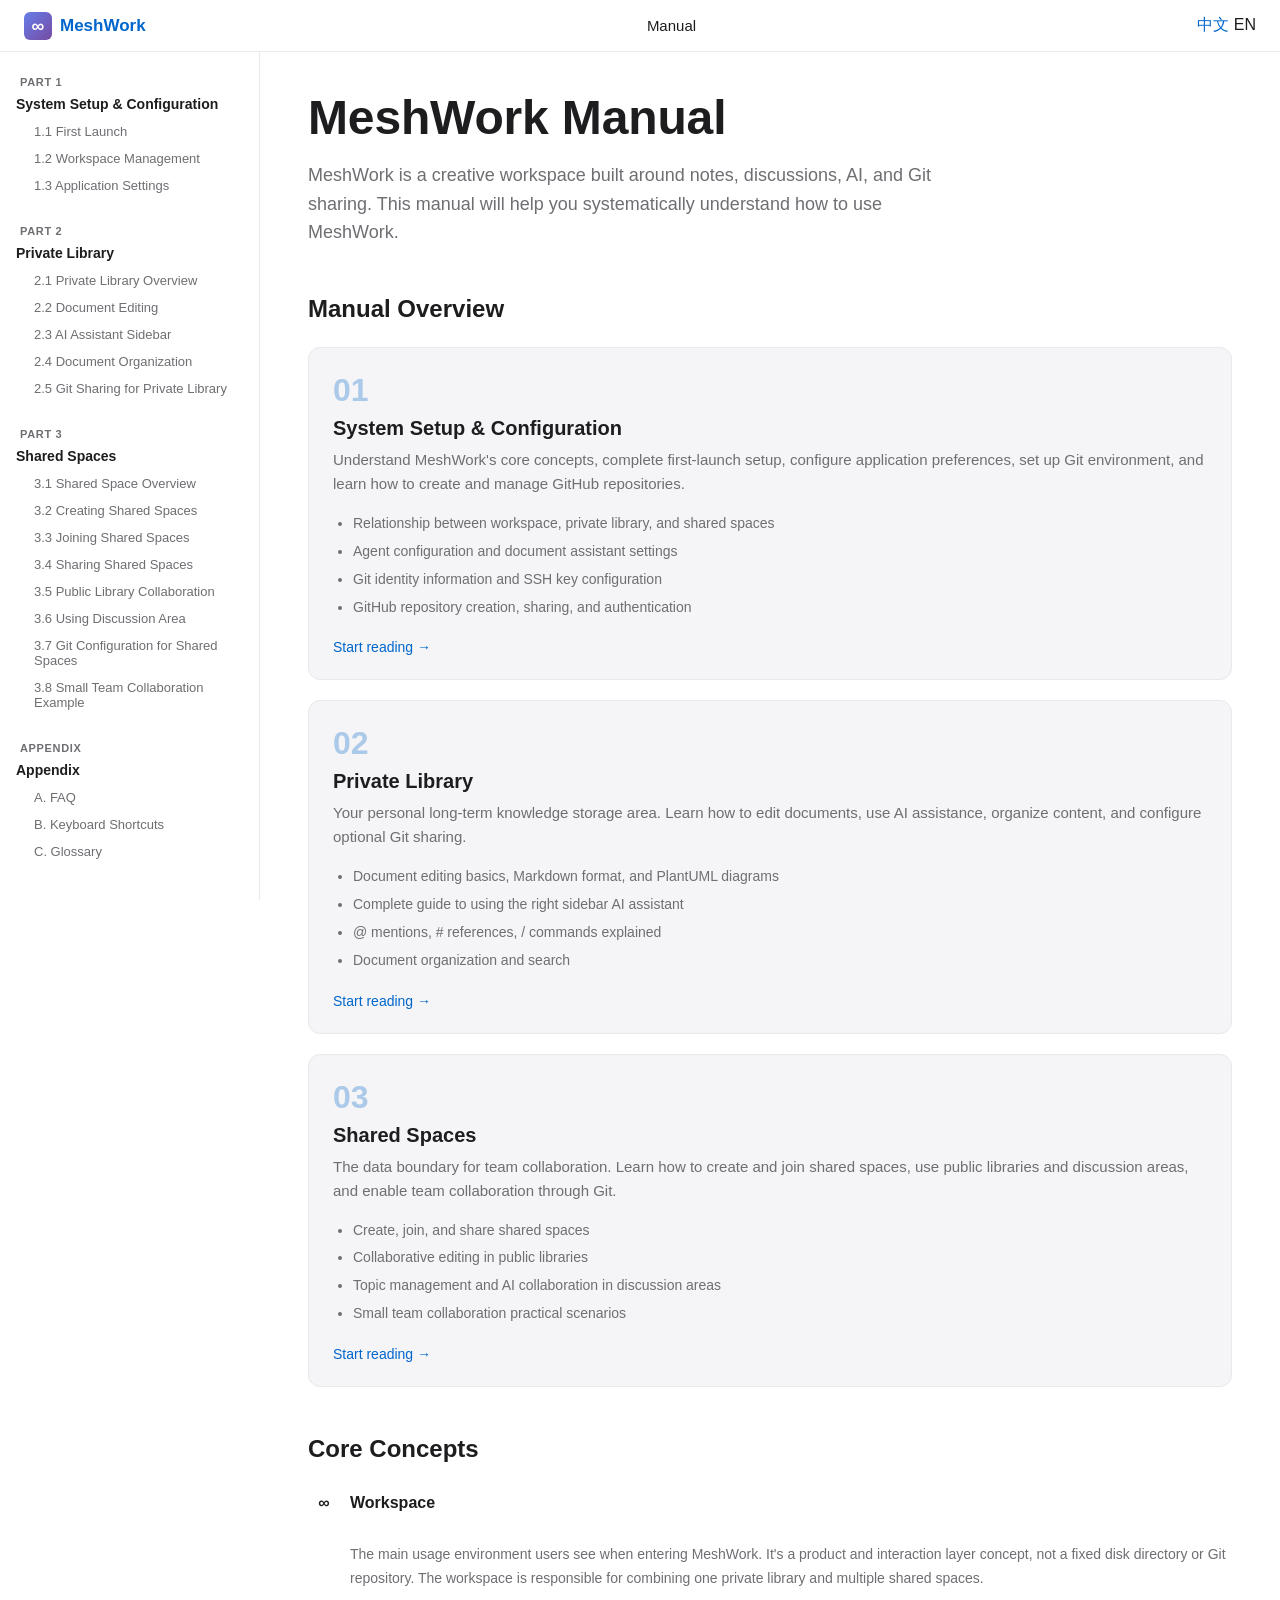
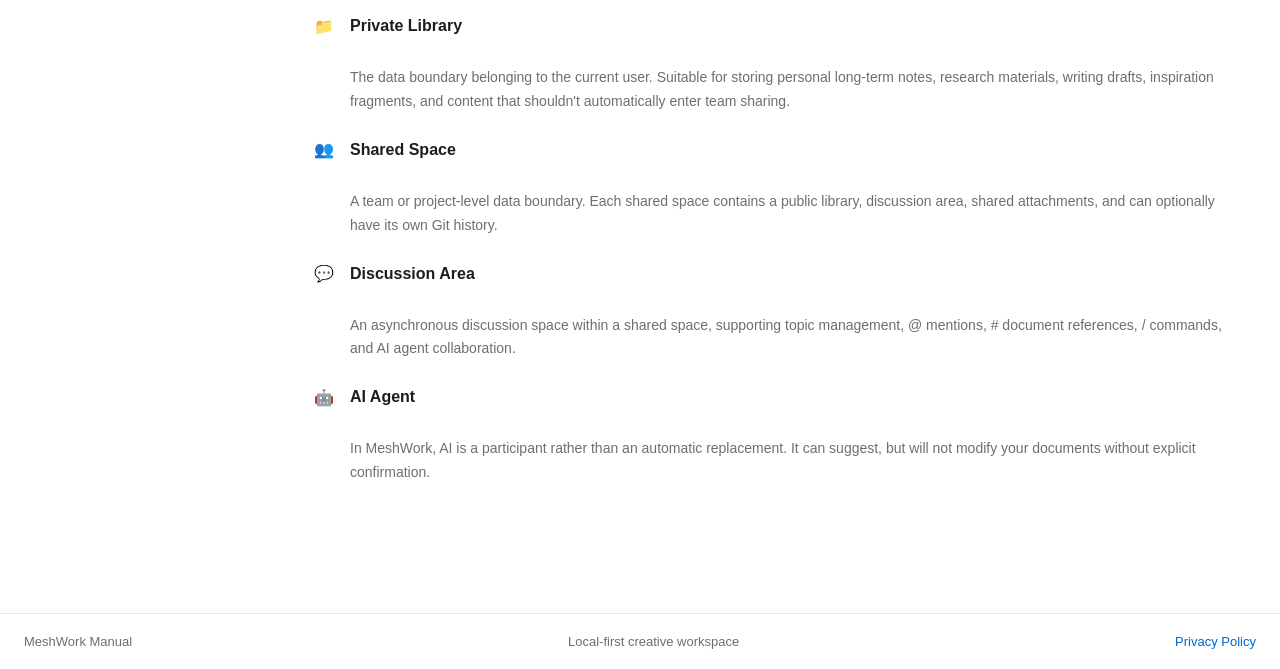
<file: manual-en.html>
<!doctype html>
<html lang="en">
  <head>
    <meta charset="utf-8">
    <meta name="viewport" content="width=device-width, initial-scale=1">
    <meta name="description" content="MeshWork Manual: Complete guide to system settings, private library, and shared spaces.">
    <title>MeshWork Manual</title>
    <link rel="icon" type="image/png" href="images/favicon.png">
    <link rel="apple-touch-icon" href="images/favicon.png">
    <link rel="stylesheet" href="manual-book.css">
  </head>
  <body>
    <header class="manual-book-header">
      <a class="manual-book-brand" href="index.html">
        <span>∞</span>
        <strong>MeshWork</strong>
      </a>
      <nav class="manual-book-nav">
        <span>Manual</span>
      </nav>
      <div class="language-switch">
        <a href="manual.html" class="lang-button">中文</a>
        <span class="lang-button is-active">EN</span>
      </div>
    </header>

    <div class="manual-book-layout">
      <aside class="manual-book-sidebar">
        <nav class="manual-book-toc">
          <div class="toc-section">
            <span class="toc-part">Part 1</span>
            <a href="manual-book-01-en.html" class="toc-title">System Setup & Configuration</a>
            <ul class="toc-list">
              <li><a href="manual-book-01-en.html#1-1">1.1 First Launch</a></li>
              <li><a href="manual-book-01-en.html#1-2">1.2 Workspace Management</a></li>
              <li><a href="manual-book-01-en.html#1-3">1.3 Application Settings</a></li>
            </ul>
          </div>

          <div class="toc-section">
            <span class="toc-part">Part 2</span>
            <a href="manual-book-02-en.html" class="toc-title">Private Library</a>
            <ul class="toc-list">
              <li><a href="manual-book-02-en.html#2-1">2.1 Private Library Overview</a></li>
              <li><a href="manual-book-02-en.html#2-2">2.2 Document Editing</a></li>
              <li><a href="manual-book-02-en.html#2-3">2.3 AI Assistant Sidebar</a></li>
              <li><a href="manual-book-02-en.html#2-4">2.4 Document Organization</a></li>
              <li><a href="manual-book-02-en.html#2-5">2.5 Git Sharing for Private Library</a></li>
            </ul>
          </div>

          <div class="toc-section">
            <span class="toc-part">Part 3</span>
            <a href="manual-book-03-en.html" class="toc-title">Shared Spaces</a>
            <ul class="toc-list">
              <li><a href="manual-book-03-en.html#3-1">3.1 Shared Space Overview</a></li>
              <li><a href="manual-book-03-en.html#3-2">3.2 Creating Shared Spaces</a></li>
              <li><a href="manual-book-03-en.html#3-3">3.3 Joining Shared Spaces</a></li>
              <li><a href="manual-book-03-en.html#3-4">3.4 Sharing Shared Spaces</a></li>
              <li><a href="manual-book-03-en.html#3-5">3.5 Public Library Collaboration</a></li>
              <li><a href="manual-book-03-en.html#3-6">3.6 Using Discussion Area</a></li>
              <li><a href="manual-book-03-en.html#3-7">3.7 Git Configuration for Shared Spaces</a></li>
              <li><a href="manual-book-03-en.html#3-8">3.8 Small Team Collaboration Example</a></li>
            </ul>
          </div>

          <div class="toc-section">
            <span class="toc-part">Appendix</span>
            <a href="manual-book-appendix-en.html" class="toc-title">Appendix</a>
            <ul class="toc-list">
              <li><a href="manual-book-appendix-en.html#A">A. FAQ</a></li>
              <li><a href="manual-book-appendix-en.html#B">B. Keyboard Shortcuts</a></li>
              <li><a href="manual-book-appendix-en.html#C">C. Glossary</a></li>
            </ul>
          </div>
        </nav>
      </aside>

      <main class="manual-book-main">
        <section class="manual-book-intro">
          <h1>MeshWork Manual</h1>
          <p class="manual-book-subtitle">
            MeshWork is a creative workspace built around notes, discussions, AI, and Git sharing.
            This manual will help you systematically understand how to use MeshWork.
          </p>

          <div class="manual-book-summary">
            <h2>Manual Overview</h2>

            <article class="summary-card">
              <span class="summary-number">01</span>
              <h3>System Setup & Configuration</h3>
              <p>Understand MeshWork's core concepts, complete first-launch setup, configure application preferences, set up Git environment, and learn how to create and manage GitHub repositories.</p>
              <ul>
                <li>Relationship between workspace, private library, and shared spaces</li>
                <li>Agent configuration and document assistant settings</li>
                <li>Git identity information and SSH key configuration</li>
                <li>GitHub repository creation, sharing, and authentication</li>
              </ul>
              <a href="manual-book-01-en.html" class="summary-link">Start reading →</a>
            </article>

            <article class="summary-card">
              <span class="summary-number">02</span>
              <h3>Private Library</h3>
              <p>Your personal long-term knowledge storage area. Learn how to edit documents, use AI assistance, organize content, and configure optional Git sharing.</p>
              <ul>
                <li>Document editing basics, Markdown format, and PlantUML diagrams</li>
                <li>Complete guide to using the right sidebar AI assistant</li>
                <li>@ mentions, # references, / commands explained</li>
                <li>Document organization and search</li>
              </ul>
              <a href="manual-book-02-en.html" class="summary-link">Start reading →</a>
            </article>

            <article class="summary-card">
              <span class="summary-number">03</span>
              <h3>Shared Spaces</h3>
              <p>The data boundary for team collaboration. Learn how to create and join shared spaces, use public libraries and discussion areas, and enable team collaboration through Git.</p>
              <ul>
                <li>Create, join, and share shared spaces</li>
                <li>Collaborative editing in public libraries</li>
                <li>Topic management and AI collaboration in discussion areas</li>
                <li>Small team collaboration practical scenarios</li>
              </ul>
              <a href="manual-book-03-en.html" class="summary-link">Start reading →</a>
            </article>
          </div>

          <div class="manual-book-concepts">
            <h2>Core Concepts</h2>
            <dl>
              <dt>
                <span class="concept-icon">∞</span>
                Workspace
              </dt>
              <dd>The main usage environment users see when entering MeshWork. It's a product and interaction layer concept, not a fixed disk directory or Git repository. The workspace is responsible for combining one private library and multiple shared spaces.</dd>

              <dt>
                <span class="concept-icon">📁</span>
                Private Library
              </dt>
              <dd>The data boundary belonging to the current user. Suitable for storing personal long-term notes, research materials, writing drafts, inspiration fragments, and content that shouldn't automatically enter team sharing.</dd>

              <dt>
                <span class="concept-icon">👥</span>
                Shared Space
              </dt>
              <dd>A team or project-level data boundary. Each shared space contains a public library, discussion area, shared attachments, and can optionally have its own Git history.</dd>

              <dt>
                <span class="concept-icon">💬</span>
                Discussion Area
              </dt>
              <dd>An asynchronous discussion space within a shared space, supporting topic management, @ mentions, # document references, / commands, and AI agent collaboration.</dd>

              <dt>
                <span class="concept-icon">🤖</span>
                AI Agent
              </dt>
              <dd>In MeshWork, AI is a participant rather than an automatic replacement. It can suggest, but will not modify your documents without explicit confirmation.</dd>
            </dl>
          </div>
        </section>
      </main>
    </div>

    <footer class="manual-book-footer">
      <span>MeshWork Manual</span>
      <span>Local-first creative workspace</span>
      <a href="privacy.html">Privacy Policy</a>
    </footer>

    <script>
      // Check URL parameter for language and redirect if needed
      (function() {
        const params = new URLSearchParams(window.location.search);
        const lang = params.get('lang');
        if (lang === 'zh') {
          window.location.href = 'manual.html';
        }
      })();
    </script>
  </body>
</html>
</file>
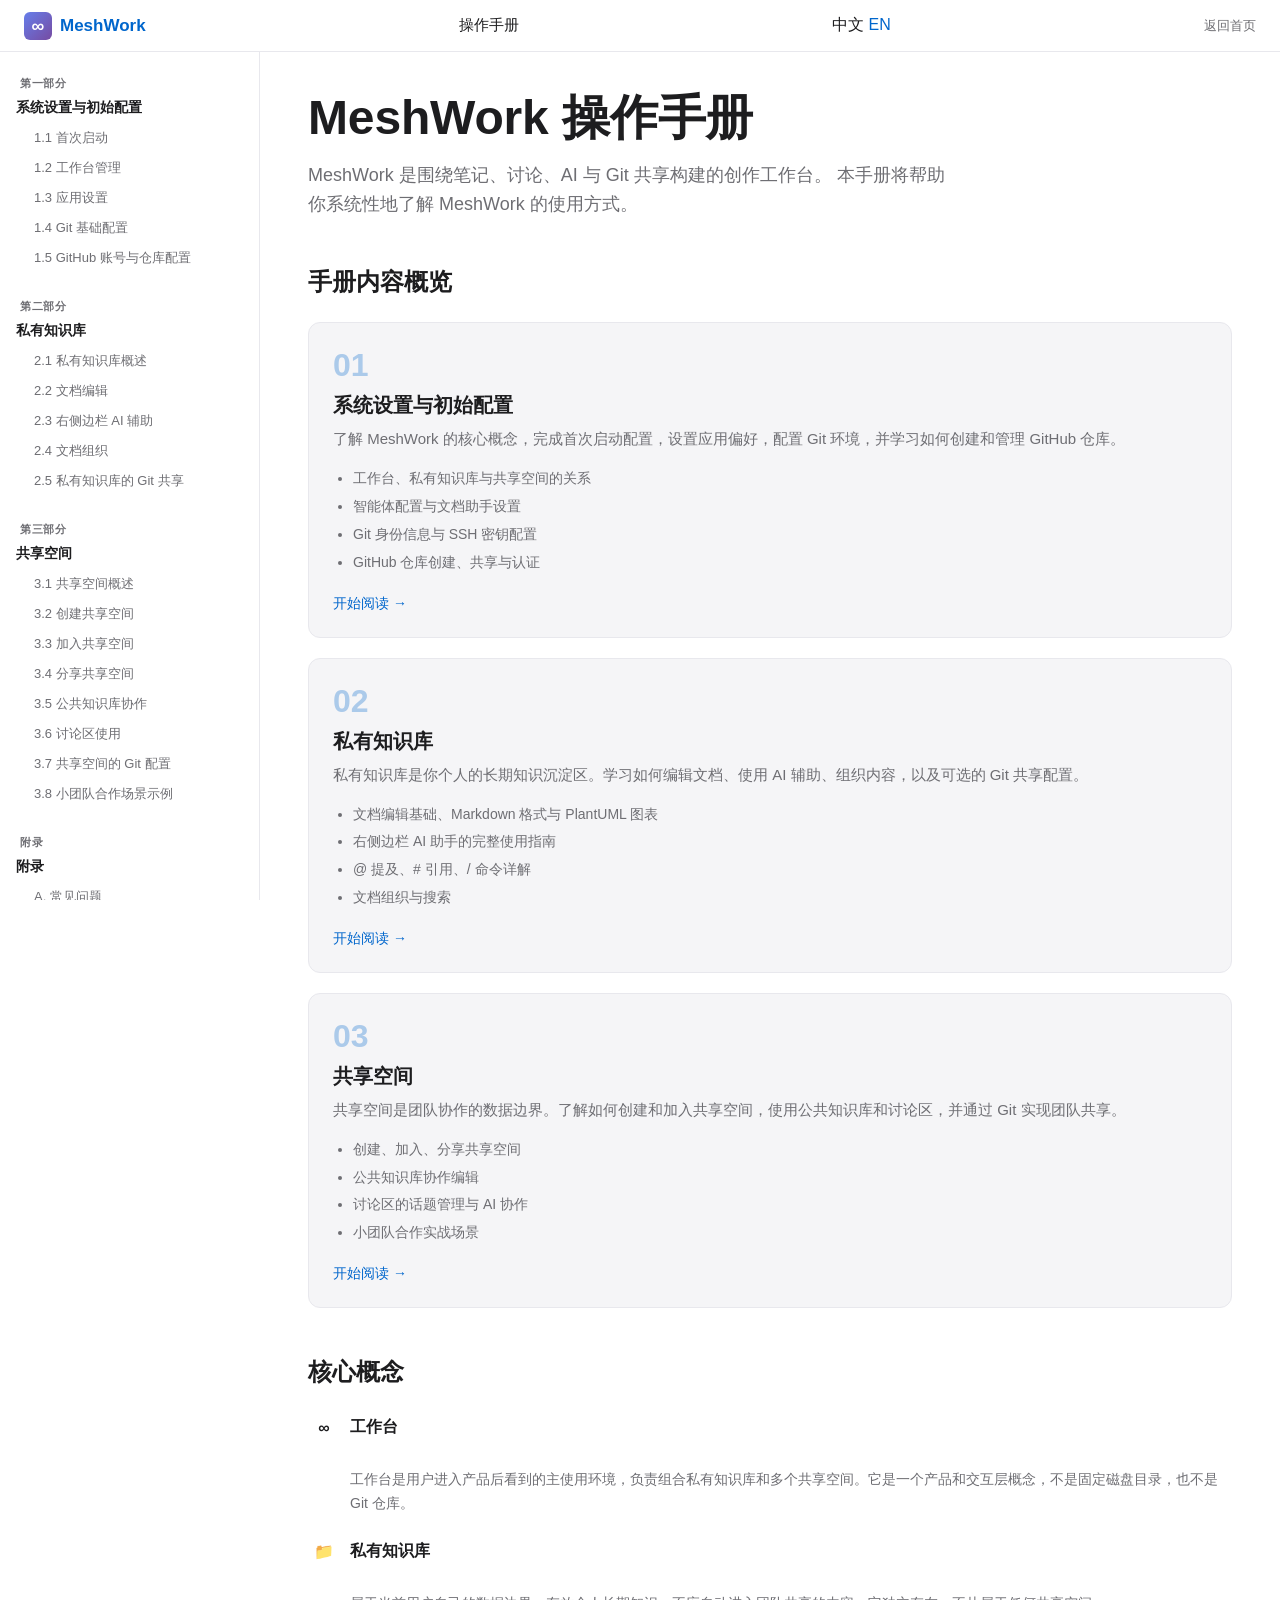
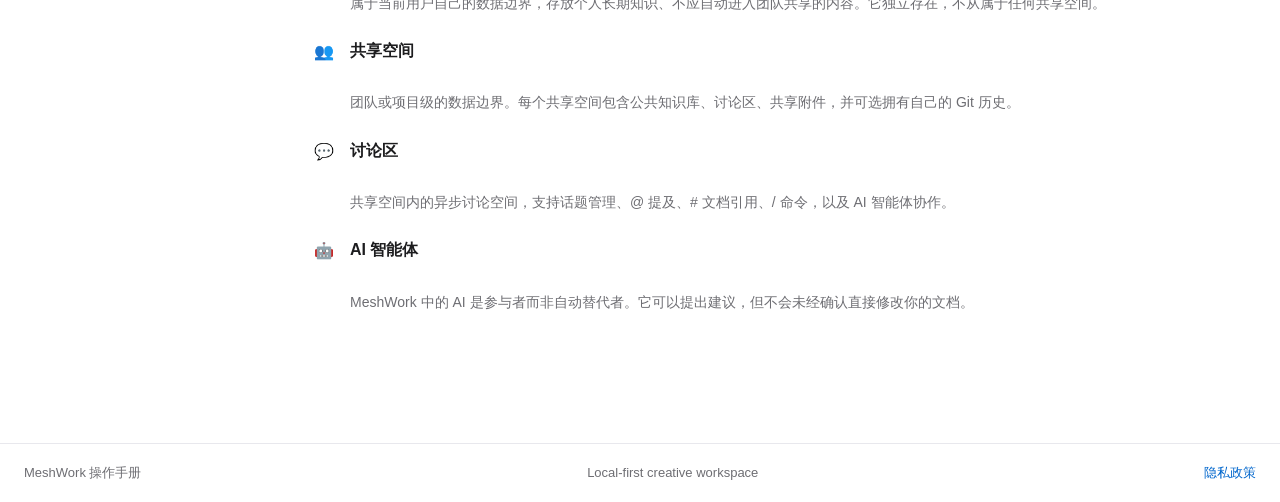
<file: manual.html>
<!doctype html>
<html lang="zh-CN">
  <head>
    <meta charset="utf-8">
    <meta name="viewport" content="width=device-width, initial-scale=1">
    <meta name="description" content="MeshWork 操作手册：系统设置、私有知识库、共享空间完整使用指南。">
    <title>MeshWork 操作手册</title>
    <link rel="icon" type="image/png" href="images/favicon.png">
    <link rel="apple-touch-icon" href="images/favicon.png">
    <link rel="stylesheet" href="manual-book.css">
  </head>
  <body>
    <header class="manual-book-header">
      <a class="manual-book-brand" href="index.html">
        <span>∞</span>
        <strong>MeshWork</strong>
      </a>
      <nav class="manual-book-nav">
        <span>操作手册</span>
      </nav>
      <div class="language-switch">
        <span class="lang-button is-active">中文</span>
        <a href="manual-en.html" class="lang-button">EN</a>
      </div>
      <a class="manual-book-home" href="index.html">返回首页</a>
    </header>

    <div class="manual-book-layout">
      <aside class="manual-book-sidebar">
        <nav class="manual-book-toc">
          <div class="toc-section">
            <span class="toc-part">第一部分</span>
            <a href="manual-book-01.html" class="toc-title">系统设置与初始配置</a>
            <ul class="toc-list">
              <li><a href="manual-book-01.html#1-1">1.1 首次启动</a></li>
              <li><a href="manual-book-01.html#1-2">1.2 工作台管理</a></li>
              <li><a href="manual-book-01.html#1-3">1.3 应用设置</a></li>
              <li><a href="manual-book-01.html#1-4">1.4 Git 基础配置</a></li>
              <li><a href="manual-book-01.html#1-5">1.5 GitHub 账号与仓库配置</a></li>
            </ul>
          </div>

          <div class="toc-section">
            <span class="toc-part">第二部分</span>
            <a href="manual-book-02.html" class="toc-title">私有知识库</a>
            <ul class="toc-list">
              <li><a href="manual-book-02.html#2-1">2.1 私有知识库概述</a></li>
              <li><a href="manual-book-02.html#2-2">2.2 文档编辑</a></li>
              <li><a href="manual-book-02.html#2-3">2.3 右侧边栏 AI 辅助</a></li>
              <li><a href="manual-book-02.html#2-4">2.4 文档组织</a></li>
              <li><a href="manual-book-02.html#2-5">2.5 私有知识库的 Git 共享</a></li>
            </ul>
          </div>

          <div class="toc-section">
            <span class="toc-part">第三部分</span>
            <a href="manual-book-03.html" class="toc-title">共享空间</a>
            <ul class="toc-list">
              <li><a href="manual-book-03.html#3-1">3.1 共享空间概述</a></li>
              <li><a href="manual-book-03.html#3-2">3.2 创建共享空间</a></li>
              <li><a href="manual-book-03.html#3-3">3.3 加入共享空间</a></li>
              <li><a href="manual-book-03.html#3-4">3.4 分享共享空间</a></li>
              <li><a href="manual-book-03.html#3-5">3.5 公共知识库协作</a></li>
              <li><a href="manual-book-03.html#3-6">3.6 讨论区使用</a></li>
              <li><a href="manual-book-03.html#3-7">3.7 共享空间的 Git 配置</a></li>
              <li><a href="manual-book-03.html#3-8">3.8 小团队合作场景示例</a></li>
            </ul>
          </div>

          <div class="toc-section">
            <span class="toc-part">附录</span>
            <a href="manual-book-appendix.html" class="toc-title">附录</a>
            <ul class="toc-list">
              <li><a href="manual-book-appendix.html#a">A. 常见问题</a></li>
              <li><a href="manual-book-appendix.html#b">B. 快捷键参考</a></li>
              <li><a href="manual-book-appendix.html#c">C. 术语表</a></li>
            </ul>
          </div>
        </nav>
      </aside>

      <main class="manual-book-main">
        <section class="manual-book-intro">
          <h1>MeshWork 操作手册</h1>
          <p class="manual-book-subtitle">
            MeshWork 是围绕笔记、讨论、AI 与 Git 共享构建的创作工作台。
            本手册将帮助你系统性地了解 MeshWork 的使用方式。
          </p>

          <div class="manual-book-summary">
            <h2>手册内容概览</h2>

            <article class="summary-card">
              <span class="summary-number">01</span>
              <h3>系统设置与初始配置</h3>
              <p>了解 MeshWork 的核心概念，完成首次启动配置，设置应用偏好，配置 Git 环境，并学习如何创建和管理 GitHub 仓库。</p>
              <ul>
                <li>工作台、私有知识库与共享空间的关系</li>
                <li>智能体配置与文档助手设置</li>
                <li>Git 身份信息与 SSH 密钥配置</li>
                <li>GitHub 仓库创建、共享与认证</li>
              </ul>
              <a href="manual-book-01.html" class="summary-link">开始阅读 →</a>
            </article>

            <article class="summary-card">
              <span class="summary-number">02</span>
              <h3>私有知识库</h3>
              <p>私有知识库是你个人的长期知识沉淀区。学习如何编辑文档、使用 AI 辅助、组织内容，以及可选的 Git 共享配置。</p>
              <ul>
                <li>文档编辑基础、Markdown 格式与 PlantUML 图表</li>
                <li>右侧边栏 AI 助手的完整使用指南</li>
                <li>@ 提及、# 引用、/ 命令详解</li>
                <li>文档组织与搜索</li>
              </ul>
              <a href="manual-book-02.html" class="summary-link">开始阅读 →</a>
            </article>

            <article class="summary-card">
              <span class="summary-number">03</span>
              <h3>共享空间</h3>
              <p>共享空间是团队协作的数据边界。了解如何创建和加入共享空间，使用公共知识库和讨论区，并通过 Git 实现团队共享。</p>
              <ul>
                <li>创建、加入、分享共享空间</li>
                <li>公共知识库协作编辑</li>
                <li>讨论区的话题管理与 AI 协作</li>
                <li>小团队合作实战场景</li>
              </ul>
              <a href="manual-book-03.html" class="summary-link">开始阅读 →</a>
            </article>
          </div>

          <div class="manual-book-concepts">
            <h2>核心概念</h2>
            <dl>
              <dt>
                <span class="concept-icon">∞</span>
                工作台
              </dt>
              <dd>工作台是用户进入产品后看到的主使用环境，负责组合私有知识库和多个共享空间。它是一个产品和交互层概念，不是固定磁盘目录，也不是 Git 仓库。</dd>

              <dt>
                <span class="concept-icon">📁</span>
                私有知识库
              </dt>
              <dd>属于当前用户自己的数据边界，存放个人长期知识、不应自动进入团队共享的内容。它独立存在，不从属于任何共享空间。</dd>

              <dt>
                <span class="concept-icon">👥</span>
                共享空间
              </dt>
              <dd>团队或项目级的数据边界。每个共享空间包含公共知识库、讨论区、共享附件，并可选拥有自己的 Git 历史。</dd>

              <dt>
                <span class="concept-icon">💬</span>
                讨论区
              </dt>
              <dd>共享空间内的异步讨论空间，支持话题管理、@ 提及、# 文档引用、/ 命令，以及 AI 智能体协作。</dd>

              <dt>
                <span class="concept-icon">🤖</span>
                AI 智能体
              </dt>
              <dd>MeshWork 中的 AI 是参与者而非自动替代者。它可以提出建议，但不会未经确认直接修改你的文档。</dd>
            </dl>
          </div>
        </section>
      </main>
    </div>

    <footer class="manual-book-footer">
      <span>MeshWork 操作手册</span>
      <span>Local-first creative workspace</span>
      <a href="privacy.html">隐私政策</a>
    </footer>

    <script>
      // Check URL parameter for language and redirect if needed
      (function() {
        const params = new URLSearchParams(window.location.search);
        const lang = params.get('lang');
        if (lang === 'en') {
          window.location.href = 'manual-en.html';
        }
      })();
    </script>
  </body>
</html>
</file>
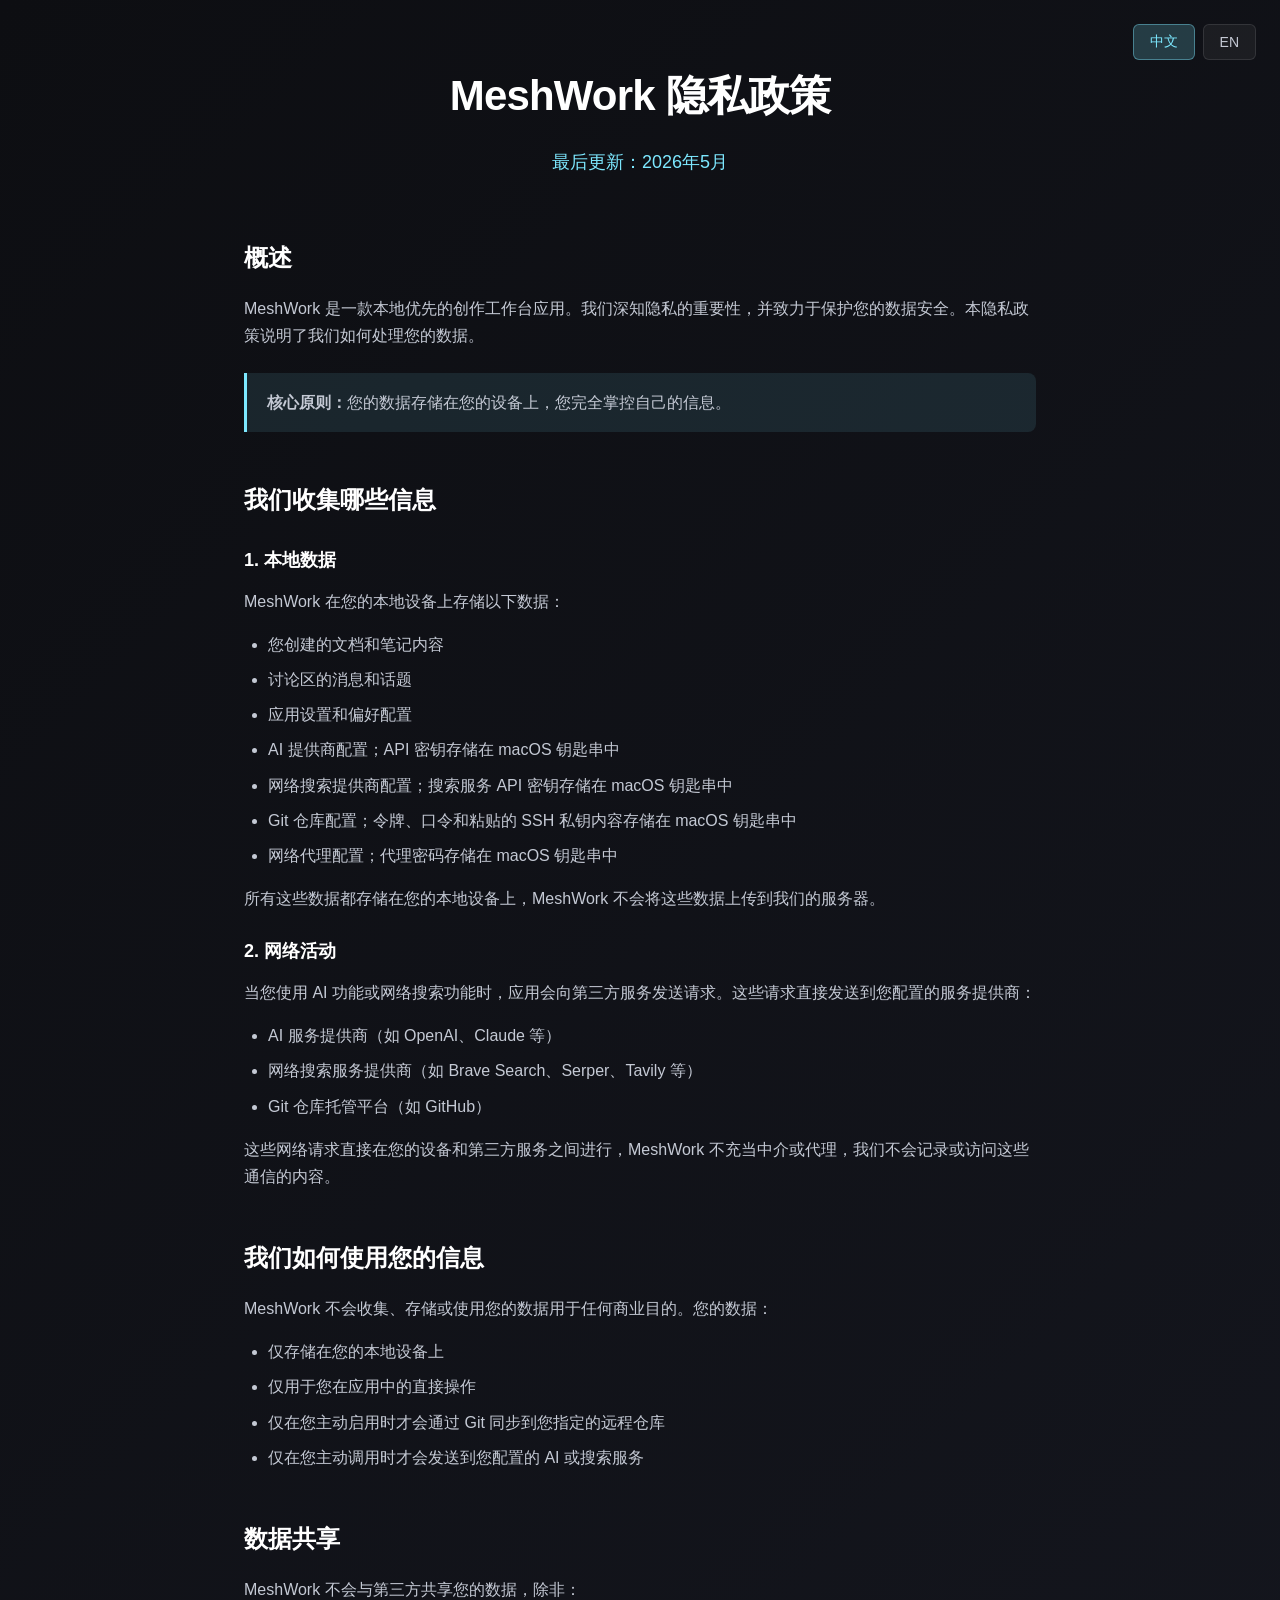
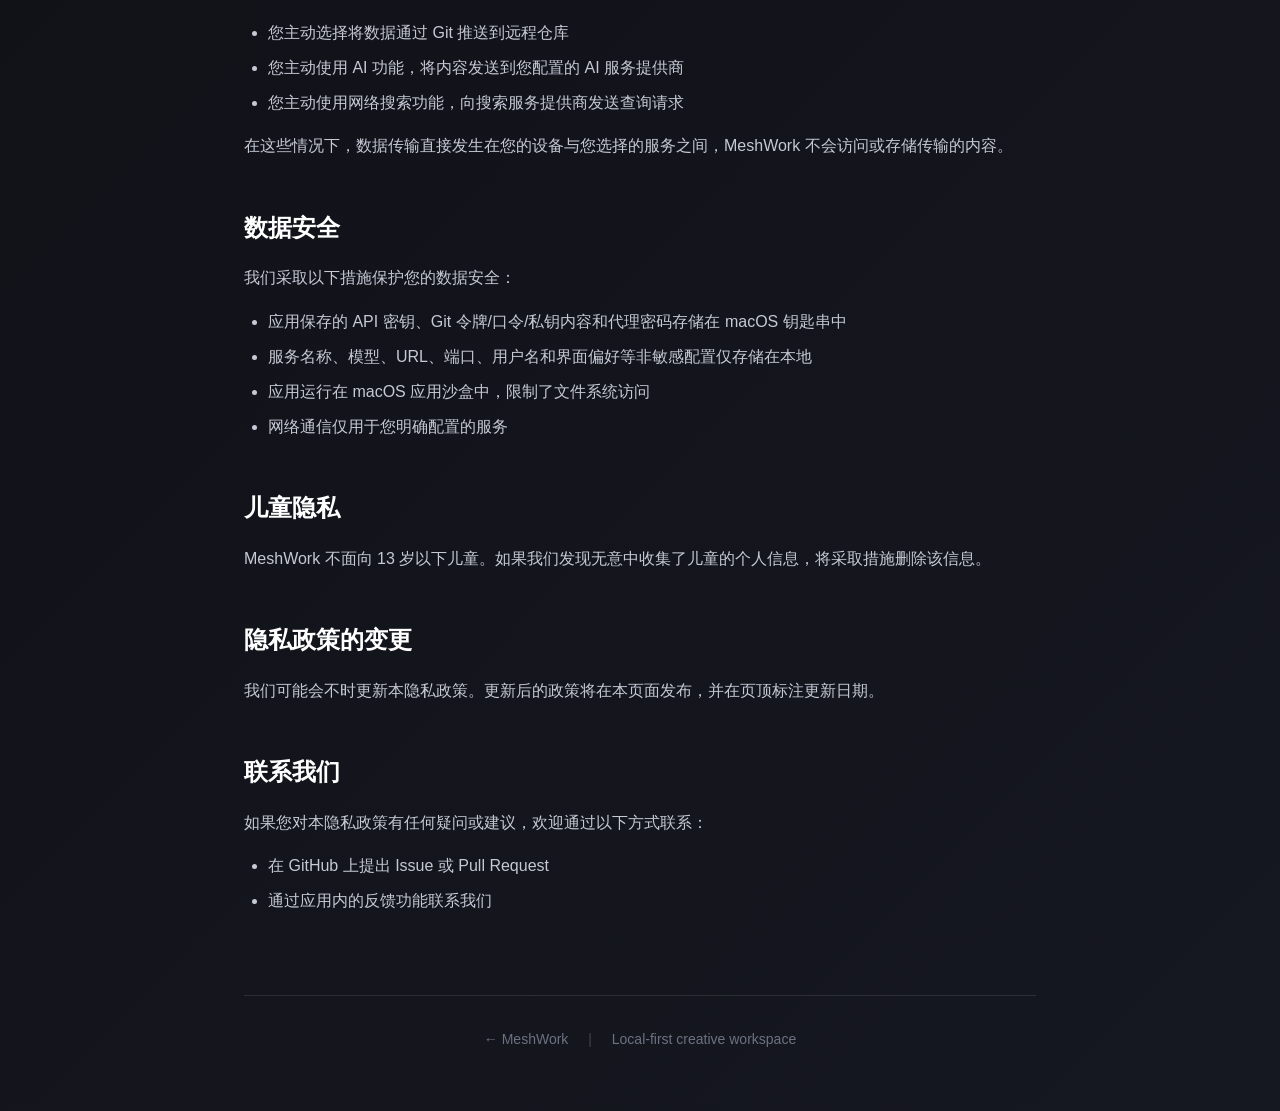
<file: privacy.html>
<!doctype html>
<html lang="zh-CN">
  <head>
    <meta charset="utf-8" />
    <meta name="viewport" content="width=device-width, initial-scale=1" />
    <meta
      name="description"
      content="MeshWork 隐私政策：了解我们如何保护您的数据安全和隐私。"
    />
    <title>MeshWork 隐私政策</title>
    <link rel="icon" type="image/png" href="images/favicon.png" />
    <link rel="apple-touch-icon" href="images/favicon.png" />
    <style>
      * {
        margin: 0;
        padding: 0;
        box-sizing: border-box;
      }

      html {
        scroll-behavior: smooth;
      }

      body {
        font-family: -apple-system, BlinkMacSystemFont, "Segoe UI", Roboto,
          "Helvetica Neue", Arial, "PingFang SC", "Hiragino Sans GB",
          "Microsoft YaHei", sans-serif;
        line-height: 1.7;
        color: #c4c9d4;
        background: linear-gradient(135deg, #0d0e12 0%, #161821 100%);
        min-height: 100vh;
      }

      .container {
        max-width: 840px;
        margin: 0 auto;
        padding: 60px 24px;
      }

      header {
        text-align: center;
        margin-bottom: 60px;
      }

      h1 {
        font-size: 42px;
        font-weight: 700;
        color: #fff;
        margin-bottom: 16px;
        letter-spacing: -0.02em;
      }

      .subtitle {
        font-size: 18px;
        color: #7de8ff;
      }

      section {
        margin-bottom: 48px;
      }

      h2 {
        font-size: 24px;
        font-weight: 600;
        color: #fff;
        margin-bottom: 16px;
      }

      h3 {
        font-size: 18px;
        font-weight: 600;
        color: #fff;
        margin-bottom: 12px;
        margin-top: 24px;
      }

      p {
        margin-bottom: 16px;
      }

      ul {
        margin-left: 24px;
        margin-bottom: 16px;
      }

      li {
        margin-bottom: 8px;
      }

      a {
        color: #7de8ff;
        text-decoration: none;
      }

      a:hover {
        text-decoration: underline;
      }

      .highlight {
        background: rgba(125, 232, 255, 0.1);
        border-left: 3px solid #7de8ff;
        padding: 16px 20px;
        border-radius: 0 8px 8px 0;
        margin: 24px 0;
      }

      .highlight p {
        margin-bottom: 0;
      }

      footer {
        margin-top: 80px;
        padding-top: 32px;
        border-top: 1px solid rgba(255, 255, 255, 0.1);
        text-align: center;
        font-size: 14px;
        color: #6b7280;
      }

      footer a {
        color: #6b7280;
      }

      .lang-switch {
        position: fixed;
        top: 24px;
        right: 24px;
        display: flex;
        gap: 8px;
        z-index: 100;
      }

      .lang-button {
        padding: 8px 16px;
        background: rgba(255, 255, 255, 0.05);
        border: 1px solid rgba(255, 255, 255, 0.1);
        border-radius: 6px;
        color: #c4c9d4;
        font-size: 14px;
        cursor: pointer;
        transition: all 0.2s;
      }

      .lang-button:hover {
        background: rgba(255, 255, 255, 0.1);
      }

      .lang-button.is-active {
        background: rgba(125, 232, 255, 0.2);
        border-color: rgba(125, 232, 255, 0.4);
        color: #7de8ff;
      }

      .content-zh {
        display: block;
      }

      .content-en {
        display: none;
      }

      body.lang-en .content-zh {
        display: none;
      }

      body.lang-en .content-en {
        display: block;
      }
    </style>
  </head>
  <body>
    <div class="lang-switch" aria-label="Language switch">
      <button type="button" class="lang-button is-active" data-lang="zh">
        中文
      </button>
      <button type="button" class="lang-button" data-lang="en">EN</button>
    </div>

    <div class="container">
      <!-- 中文内容 -->
      <div class="content-zh">
        <header>
          <h1>MeshWork 隐私政策</h1>
          <p class="subtitle">最后更新：2026年5月</p>
        </header>

        <section>
          <h2>概述</h2>
          <p>
            MeshWork
            是一款本地优先的创作工作台应用。我们深知隐私的重要性，并致力于保护您的数据安全。本隐私政策说明了我们如何处理您的数据。
          </p>
          <div class="highlight">
            <p><strong>核心原则：</strong>您的数据存储在您的设备上，您完全掌控自己的信息。</p>
          </div>
        </section>

        <section>
          <h2>我们收集哪些信息</h2>
          <h3>1. 本地数据</h3>
          <p>MeshWork 在您的本地设备上存储以下数据：</p>
          <ul>
            <li>您创建的文档和笔记内容</li>
            <li>讨论区的消息和话题</li>
            <li>应用设置和偏好配置</li>
            <li>AI 提供商配置；API 密钥存储在 macOS 钥匙串中</li>
            <li>网络搜索提供商配置；搜索服务 API 密钥存储在 macOS 钥匙串中</li>
            <li>Git 仓库配置；令牌、口令和粘贴的 SSH 私钥内容存储在 macOS 钥匙串中</li>
            <li>网络代理配置；代理密码存储在 macOS 钥匙串中</li>
          </ul>
          <p>所有这些数据都存储在您的本地设备上，MeshWork 不会将这些数据上传到我们的服务器。</p>

          <h3>2. 网络活动</h3>
          <p>
            当您使用 AI 功能或网络搜索功能时，应用会向第三方服务发送请求。这些请求直接发送到您配置的服务提供商：
          </p>
          <ul>
            <li>AI 服务提供商（如 OpenAI、Claude 等）</li>
            <li>网络搜索服务提供商（如 Brave Search、Serper、Tavily 等）</li>
            <li>Git 仓库托管平台（如 GitHub）</li>
          </ul>
          <p>
            这些网络请求直接在您的设备和第三方服务之间进行，MeshWork
            不充当中介或代理，我们不会记录或访问这些通信的内容。
          </p>
        </section>

        <section>
          <h2>我们如何使用您的信息</h2>
          <p>MeshWork 不会收集、存储或使用您的数据用于任何商业目的。您的数据：</p>
          <ul>
            <li>仅存储在您的本地设备上</li>
            <li>仅用于您在应用中的直接操作</li>
            <li>仅在您主动启用时才会通过 Git 同步到您指定的远程仓库</li>
            <li>仅在您主动调用时才会发送到您配置的 AI 或搜索服务</li>
          </ul>
        </section>

        <section>
          <h2>数据共享</h2>
          <p>MeshWork 不会与第三方共享您的数据，除非：</p>
          <ul>
            <li>您主动选择将数据通过 Git 推送到远程仓库</li>
            <li>您主动使用 AI 功能，将内容发送到您配置的 AI 服务提供商</li>
            <li>您主动使用网络搜索功能，向搜索服务提供商发送查询请求</li>
          </ul>
          <p>
            在这些情况下，数据传输直接发生在您的设备与您选择的服务之间，MeshWork
            不会访问或存储传输的内容。
          </p>
        </section>

        <section>
          <h2>数据安全</h2>
          <p>我们采取以下措施保护您的数据安全：</p>
          <ul>
            <li>应用保存的 API 密钥、Git 令牌/口令/私钥内容和代理密码存储在 macOS 钥匙串中</li>
            <li>服务名称、模型、URL、端口、用户名和界面偏好等非敏感配置仅存储在本地</li>
            <li>应用运行在 macOS 应用沙盒中，限制了文件系统访问</li>
            <li>网络通信仅用于您明确配置的服务</li>
          </ul>
        </section>

        <section>
          <h2>儿童隐私</h2>
          <p>
            MeshWork
            不面向 13
            岁以下儿童。如果我们发现无意中收集了儿童的个人信息，将采取措施删除该信息。
          </p>
        </section>

        <section>
          <h2>隐私政策的变更</h2>
          <p>
            我们可能会不时更新本隐私政策。更新后的政策将在本页面发布，并在页顶标注更新日期。
          </p>
        </section>

        <section>
          <h2>联系我们</h2>
          <p>如果您对本隐私政策有任何疑问或建议，欢迎通过以下方式联系：</p>
          <ul>
            <li>在 GitHub 上提出 Issue 或 Pull Request</li>
            <li>通过应用内的反馈功能联系我们</li>
          </ul>
        </section>
      </div>

      <!-- 英文内容 -->
      <div class="content-en">
        <header>
          <h1>MeshWork Privacy Policy</h1>
          <p class="subtitle">Last Updated: May 2026</p>
        </header>

        <section>
          <h2>Overview</h2>
          <p>
            MeshWork is a local-first creative workspace application. We understand
            the importance of privacy and are committed to protecting your data.
            This privacy policy explains how we handle your data.
          </p>
          <div class="highlight">
            <p>
              <strong>Core Principle:</strong> Your data stays on your device. You
              are in complete control of your information.
            </p>
          </div>
        </section>

        <section>
          <h2>Information We Collect</h2>
          <h3>1. Local Data</h3>
          <p>MeshWork stores the following data locally on your device:</p>
          <ul>
            <li>Documents and notes you create</li>
            <li>Discussion messages and topics</li>
            <li>App settings and preferences</li>
            <li>AI provider configurations; API keys are stored in the macOS keychain</li>
            <li>Web search provider configurations; search API keys are stored in the macOS keychain</li>
            <li>Git repository configurations; tokens, passphrases, and pasted SSH private key content are stored in the macOS keychain</li>
            <li>Network proxy configurations; proxy passwords are stored in the macOS keychain</li>
          </ul>
          <p>
            All this data is stored on your local device. MeshWork does not upload
            this data to our servers.
          </p>

          <h3>2. Network Activity</h3>
          <p>
            When you use AI features or web search features, the app sends requests
            to third-party services. These requests are sent directly to the service
            providers you configure:
          </p>
          <ul>
            <li>AI service providers (such as OpenAI, Claude, etc.)</li>
            <li>Web search providers (such as Brave Search, Serper, Tavily, etc.)</li>
            <li>Git hosting platforms (such as GitHub)</li>
          </ul>
          <p>
            These network requests occur directly between your device and the
            third-party services. MeshWork does not act as an intermediary or proxy,
            and we do not log or access the content of these communications.
          </p>
        </section>

        <section>
          <h2>How We Use Your Information</h2>
          <p>
            MeshWork does not collect, store, or use your data for any commercial
            purposes. Your data:
          </p>
          <ul>
            <li>Is stored only on your local device</li>
            <li>Is used only for your direct actions within the app</li>
            <li>Is synced to remote repositories via Git only when you explicitly enable it</li>
            <li>Is sent to AI or search services only when you actively invoke them</li>
          </ul>
        </section>

        <section>
          <h2>Data Sharing</h2>
          <p>
            MeshWork does not share your data with third parties, except when:
          </p>
          <ul>
            <li>You choose to push data to a remote repository via Git</li>
            <li>You actively use AI features, sending content to your configured AI service provider</li>
            <li>You actively use web search features, sending queries to your search provider</li>
          </ul>
          <p>
            In these cases, data transfer occurs directly between your device and
            the services you choose. MeshWork does not access or store the
            transmitted content.
          </p>
        </section>

        <section>
          <h2>Data Security</h2>
          <p>We take the following measures to protect your data:</p>
          <ul>
            <li>API keys, Git tokens/passphrases/private key content, and proxy passwords saved by the app are stored in the macOS keychain</li>
            <li>Non-sensitive settings such as service names, models, URLs, ports, usernames, and interface preferences are stored locally</li>
            <li>The app runs within the macOS application sandbox, limiting file system access</li>
            <li>Network communication is only used for services you explicitly configure</li>
          </ul>
        </section>

        <section>
          <h2>Children's Privacy</h2>
          <p>
            MeshWork is not directed at children under 13 years of age. If we
            become aware that we have inadvertently collected personal information
            from a child, we will take steps to delete that information.
          </p>
        </section>

        <section>
          <h2>Changes to This Privacy Policy</h2>
          <p>
            We may update this privacy policy from time to time. Updated policies
            will be posted on this page with the revision date noted at the top.
          </p>
        </section>

        <section>
          <h2>Contact Us</h2>
          <p>If you have any questions or suggestions about this privacy policy, please contact us:</p>
          <ul>
            <li>Submit an Issue or Pull Request on GitHub</li>
            <li>Use the in-app feedback feature to contact us</li>
          </ul>
        </section>
      </div>

      <footer>
        <a href="index.html">← MeshWork</a>
        <span style="margin: 0 16px; color: rgba(255,255,255,0.2)">|</span>
        <span data-i18n="footer.note">Local-first creative workspace</span>
      </footer>
    </div>

    <script>
      // 语言切换逻辑
      const langButtons = document.querySelectorAll('.lang-button');
      const body = document.body;

      langButtons.forEach(button => {
        button.addEventListener('click', () => {
          const lang = button.getAttribute('data-lang');
          body.classList.remove('lang-zh', 'lang-en');
          body.classList.add('lang-' + lang);
          document.documentElement.lang = lang === 'zh' ? 'zh-CN' : 'en';
          langButtons.forEach(btn => btn.classList.remove('is-active'));
          button.classList.add('is-active');
        });
      });

      // 国际化文本
      const i18n = {
        zh: {
          'footer.note': 'Local-first creative workspace'
        },
        en: {
          'footer.note': 'Local-first creative workspace'
        }
      };
    </script>
  </body>
</html>
</file>
<file: styles.css>
:root {
  --bg: #070512;
  --bg-elevated: rgba(21, 14, 42, 0.72);
  --text: #fff6ff;
  --muted: rgba(255, 238, 255, 0.72);
  --faint: rgba(255, 238, 255, 0.48);
  --line: rgba(255, 230, 255, 0.14);
  --purple: #a962ff;
  --pink: #ff75ca;
  --amber: #ffb15d;
  --cyan: #7de8ff;
  --green: #72f0a1;
  --shadow: 0 28px 90px rgba(0, 0, 0, 0.42);
  color: var(--text);
  background: var(--bg);
  font-family:
    Inter,
    ui-sans-serif,
    system-ui,
    -apple-system,
    BlinkMacSystemFont,
    "SF Pro Display",
    "SF Pro Text",
    "PingFang SC",
    "Hiragino Sans GB",
    "Microsoft YaHei",
    sans-serif;
  text-rendering: geometricPrecision;
}

* {
  box-sizing: border-box;
}

html {
  scroll-behavior: smooth;
}

body {
  min-width: 320px;
  margin: 0;
  overflow-x: hidden;
  background:
    linear-gradient(145deg, rgba(78, 31, 167, 0.28), transparent 34%),
    linear-gradient(315deg, rgba(234, 91, 68, 0.22), transparent 32%), #070512;
}

body::before {
  position: fixed;
  inset: 0;
  z-index: -3;
  pointer-events: none;
  content: "";
  background-image:
    linear-gradient(rgba(255, 255, 255, 0.035) 1px, transparent 1px),
    linear-gradient(90deg, rgba(255, 255, 255, 0.03) 1px, transparent 1px);
  background-size: 48px 48px;
  mask-image: linear-gradient(to bottom, black 0%, transparent 82%);
}

a {
  color: inherit;
  text-decoration: none;
}

img {
  display: block;
  max-width: 100%;
}

button {
  font: inherit;
}

.starfield {
  position: fixed;
  inset: 0;
  z-index: -2;
  width: 100vw;
  height: 100vh;
  pointer-events: none;
}

.site-header {
  position: fixed;
  top: 18px;
  left: 50%;
  z-index: 20;
  display: grid;
  grid-template-columns: auto 1fr auto;
  gap: 28px;
  align-items: center;
  width: min(1160px, calc(100% - 32px));
  min-height: 58px;
  padding: 10px 12px 10px 16px;
  border: 1px solid rgba(255, 255, 255, 0.13);
  border-radius: 999px;
  background: rgba(8, 6, 20, 0.64);
  box-shadow: 0 18px 50px rgba(0, 0, 0, 0.28);
  backdrop-filter: blur(24px);
  transform: translateX(-50%);
}

.brand {
  display: inline-flex;
  gap: 10px;
  align-items: center;
  font-size: 17px;
  font-weight: 800;
  letter-spacing: 0;
  white-space: nowrap;
}

.brand-mark {
  display: grid;
  width: 34px;
  height: 34px;
  place-items: center;
  border: 1px solid rgba(255, 255, 255, 0.18);
  border-radius: 10px;
  background: linear-gradient(
    135deg,
    rgba(114, 44, 255, 0.88),
    rgba(255, 126, 88, 0.9)
  );
  box-shadow: 0 10px 26px rgba(169, 98, 255, 0.36);
  font-size: 26px;
  line-height: 1;
}

.nav-links {
  display: flex;
  gap: 6px;
  justify-content: center;
}

.nav-links a,
.lang-button {
  border: 0;
  border-radius: 999px;
  color: var(--muted);
  background: transparent;
  cursor: pointer;
  transition:
    color 180ms ease,
    background 180ms ease,
    transform 180ms ease;
}

.nav-links a {
  padding: 9px 14px;
  font-size: 14px;
  white-space: nowrap;
}

.nav-links a:hover,
.lang-button:hover {
  color: var(--text);
  background: rgba(255, 255, 255, 0.08);
}

.language-switch {
  display: inline-flex;
  gap: 4px;
  padding: 4px;
  border: 1px solid rgba(255, 255, 255, 0.12);
  border-radius: 999px;
  background: rgba(255, 255, 255, 0.06);
}

.lang-button {
  min-width: 48px;
  padding: 7px 10px;
  font-size: 13px;
  font-weight: 700;
}

.lang-button.is-active {
  color: #210826;
  background: linear-gradient(135deg, #fff4ff, #ffcaef 48%, #ffd09c);
}

.hero {
  position: relative;
  display: grid;
  grid-template-columns: minmax(0, 0.92fr) minmax(420px, 1.08fr);
  gap: clamp(24px, 4vw, 70px);
  min-height: 100svh;
  overflow: hidden;
  align-items: center;
  padding: 138px max(24px, calc((100vw - 1160px) / 2)) 74px;
  isolation: isolate;
}

.hero::before {
  position: absolute;
  inset: 0;
  z-index: -3;
  content: "";
  background:
    radial-gradient(
      circle at 72% 26%,
      rgba(255, 117, 202, 0.24),
      transparent 26%
    ),
    radial-gradient(
      circle at 84% 74%,
      rgba(255, 177, 93, 0.18),
      transparent 30%
    ),
    radial-gradient(
      circle at 36% 44%,
      rgba(125, 232, 255, 0.13),
      transparent 31%
    ),
    linear-gradient(135deg, #070512 0%, #100728 52%, #19091d 100%);
}

.hero::after {
  position: absolute;
  inset: 0;
  z-index: -2;
  pointer-events: none;
  content: "";
  background:
    linear-gradient(rgba(255, 255, 255, 0.045) 1px, transparent 1px),
    linear-gradient(90deg, rgba(255, 255, 255, 0.035) 1px, transparent 1px);
  background-size: 58px 58px;
  mask-image: radial-gradient(circle at 67% 50%, black 0%, transparent 68%);
}

.hero-glow {
  position: absolute;
  inset: auto -20% -34% 24%;
  z-index: -1;
  height: 58vh;
  pointer-events: none;
  background: linear-gradient(
    90deg,
    transparent,
    rgba(255, 117, 202, 0.18),
    rgba(255, 177, 93, 0.16),
    transparent
  );
  filter: blur(28px);
  transform: rotate(-7deg);
  animation: auroraDrift 9s ease-in-out infinite alternate;
}

.hero-content {
  position: relative;
  z-index: 2;
  width: min(680px, 100%);
  padding-bottom: 18px;
}

.eyebrow,
.section-kicker {
  display: inline-flex;
  align-items: center;
  min-height: 28px;
  margin: 0 0 16px;
  color: #ffd7f4;
  font-size: 13px;
  font-weight: 800;
  letter-spacing: 0.1em;
  text-transform: uppercase;
}

.eyebrow::before,
.section-kicker::before {
  display: inline-block;
  width: 32px;
  height: 1px;
  margin-right: 12px;
  background: linear-gradient(90deg, var(--pink), transparent);
  content: "";
}

.hero h1 {
  max-width: 12ch;
  margin: 0;
  font-size: clamp(52px, 8vw, 116px);
  font-weight: 900;
  letter-spacing: 0;
  line-height: 0.96;
  white-space: pre-line;
  text-wrap: balance;
  text-shadow: 0 24px 70px rgba(0, 0, 0, 0.58);
}

html[lang="zh-CN"] .hero h1 {
  max-width: 11ch;
  font-size: clamp(44px, 6.3vw, 78px);
  line-height: 1.08;
  overflow-wrap: normal;
  word-break: keep-all;
}

.hero-subtitle {
  max-width: 620px;
  margin: 24px 0 0;
  color: var(--muted);
  font-size: clamp(18px, 2.3vw, 26px);
  line-height: 1.5;
  text-shadow: 0 10px 42px rgba(0, 0, 0, 0.64);
}

.hero-actions {
  display: flex;
  flex-wrap: wrap;
  gap: 14px;
  margin-top: 34px;
}

.primary-action,
.secondary-action {
  display: inline-flex;
  align-items: center;
  justify-content: center;
  min-height: 48px;
  border-radius: 999px;
  font-size: 15px;
  font-weight: 800;
  transition:
    transform 180ms ease,
    box-shadow 180ms ease,
    border-color 180ms ease;
}

.primary-action {
  padding: 0 22px;
  color: #19091c;
  background: linear-gradient(135deg, #fff4ff, #ff8ed6 52%, #ffc164);
  box-shadow: 0 20px 56px rgba(255, 117, 202, 0.34);
}

.secondary-action {
  padding: 0 20px;
  border: 1px solid rgba(255, 255, 255, 0.22);
  color: var(--text);
  background: rgba(255, 255, 255, 0.08);
  backdrop-filter: blur(18px);
}

.primary-action:hover,
.secondary-action:hover {
  transform: translateY(-2px);
}

.hero-points {
  display: flex;
  flex-wrap: wrap;
  gap: 10px;
  margin-top: 26px;
}

.hero-points span {
  padding: 9px 13px;
  border: 1px solid rgba(255, 255, 255, 0.13);
  border-radius: 999px;
  color: rgba(255, 246, 255, 0.8);
  background: rgba(255, 255, 255, 0.075);
  font-size: 13px;
  backdrop-filter: blur(12px);
}

.hero-visual {
  position: relative;
  z-index: 1;
  min-height: min(640px, calc(100svh - 180px));
}

.graph-shell {
  position: absolute;
  inset: 50% auto auto 50%;
  width: min(46vw, 620px);
  aspect-ratio: 1;
  transform: translate(-50%, -50%);
}

.graph-aura {
  position: absolute;
  inset: 12%;
  border-radius: 50%;
  background:
    radial-gradient(circle, rgba(255, 255, 255, 0.16) 0 2px, transparent 3px),
    radial-gradient(circle at center, rgba(169, 98, 255, 0.18), transparent 62%);
  background-size:
    42px 42px,
    100% 100%;
  box-shadow:
    inset 0 0 72px rgba(169, 98, 255, 0.22),
    0 0 140px rgba(255, 117, 202, 0.24);
  animation: graphBreathe 5.8s ease-in-out infinite alternate;
}

.graph-lines {
  position: absolute;
  inset: 0;
  width: 100%;
  height: 100%;
  overflow: visible;
}

.graph-path {
  fill: none;
  stroke: url("#line-gradient");
  stroke-width: 2.4;
  stroke-linecap: round;
  stroke-dasharray: 18 18;
  filter: url("#line-glow");
  opacity: 0.86;
  animation: dashFlow 5.6s linear infinite;
}

.path-two {
  animation-duration: 6.4s;
  animation-direction: reverse;
}

.path-three {
  animation-duration: 7.2s;
}

.path-four {
  animation-duration: 4.8s;
  opacity: 0.62;
}

.graph-node {
  position: absolute;
  display: grid;
  place-items: center;
  min-width: 122px;
  min-height: 44px;
  padding: 0 16px;
  border: 1px solid rgba(255, 255, 255, 0.16);
  border-radius: 999px;
  color: rgba(255, 246, 255, 0.94);
  background:
    linear-gradient(
      180deg,
      rgba(255, 255, 255, 0.13),
      rgba(255, 255, 255, 0.04)
    ),
    rgba(12, 8, 30, 0.76);
  box-shadow:
    0 18px 42px rgba(0, 0, 0, 0.28),
    0 0 26px rgba(169, 98, 255, 0.18);
  backdrop-filter: blur(18px);
  font-size: 14px;
  font-weight: 900;
  white-space: nowrap;
}

.core-node {
  left: 50%;
  top: 50%;
  width: 168px;
  height: 168px;
  border-radius: 50%;
  color: #1d0921;
  background: radial-gradient(
    circle at 34% 24%,
    #fff8ff,
    #ffb3e2 36%,
    #a962ff 72%,
    #3522a8
  );
  box-shadow:
    0 0 60px rgba(255, 117, 202, 0.54),
    0 0 120px rgba(125, 232, 255, 0.24);
  font-size: 19px;
  transform: translate(-50%, -50%);
  animation: coreFloat 4.8s ease-in-out infinite;
}

.node-one {
  left: 7%;
  top: 28%;
  animation: nodeFloat 5.2s ease-in-out infinite;
}

.node-two {
  right: 6%;
  top: 18%;
  animation: nodeFloat 5.8s ease-in-out infinite 0.3s;
}

.node-three {
  right: 0;
  top: 58%;
  animation: nodeFloat 5.6s ease-in-out infinite 0.7s;
}

.node-four {
  left: 14%;
  bottom: 13%;
  animation: nodeFloat 5.4s ease-in-out infinite 0.45s;
}

.node-five {
  left: 44%;
  bottom: 3%;
  animation: nodeFloat 6s ease-in-out infinite 0.9s;
}

.pulse-dot {
  position: absolute;
  width: 12px;
  height: 12px;
  border-radius: 50%;
  background: #fff5c4;
  box-shadow:
    0 0 22px #ffb15d,
    0 0 42px rgba(255, 117, 202, 0.72);
}

.dot-one {
  left: 22%;
  top: 38%;
  animation: dotTravelOne 5.6s linear infinite;
}

.dot-two {
  left: 72%;
  top: 24%;
  animation: dotTravelTwo 6.4s linear infinite;
}

.dot-three {
  left: 42%;
  top: 74%;
  animation: dotTravelThree 7.2s linear infinite;
}

.floating-note {
  position: absolute;
  display: grid;
  gap: 8px;
  width: min(260px, 42vw);
  padding: 16px 18px;
  border: 1px solid rgba(255, 255, 255, 0.14);
  border-radius: 8px;
  background:
    linear-gradient(
      180deg,
      rgba(255, 255, 255, 0.13),
      rgba(255, 255, 255, 0.05)
    ),
    rgba(9, 7, 22, 0.7);
  box-shadow: 0 22px 52px rgba(0, 0, 0, 0.28);
  backdrop-filter: blur(22px);
}

.floating-note span {
  color: var(--faint);
  font-size: 12px;
  font-weight: 900;
  letter-spacing: 0.12em;
  text-transform: uppercase;
}

.floating-note strong {
  font-size: 18px;
  line-height: 1.35;
}

.note-one {
  right: 4%;
  top: 12%;
  animation: noteFloat 5.6s ease-in-out infinite;
}

.note-two {
  left: 0;
  bottom: 8%;
  animation: noteFloat 6.2s ease-in-out infinite 0.8s;
}

.section-wrap {
  width: min(1160px, calc(100% - 40px));
  margin: 0 auto;
}

.intro-section {
  padding: 104px 0 40px;
}

.intro-grid {
  display: grid;
  grid-template-columns: minmax(0, 0.95fr) minmax(0, 1fr);
  gap: 64px;
  align-items: start;
}

.intro-grid h2,
.section-heading h2,
.feature-copy h2 {
  margin: 0;
  font-size: clamp(36px, 5.4vw, 72px);
  font-weight: 900;
  letter-spacing: 0;
  line-height: 1.04;
  white-space: pre-line;
  text-wrap: balance;
}

html[lang="zh-CN"] .intro-grid h2,
html[lang="zh-CN"] .section-heading h2,
html[lang="zh-CN"] .feature-copy h2 {
  font-size: clamp(31px, 4.1vw, 52px);
  line-height: 1.14;
  overflow-wrap: normal;
  word-break: keep-all;
}

.intro-grid p,
.section-heading p,
.feature-copy p {
  margin: 0;
  color: var(--muted);
  font-size: clamp(17px, 1.6vw, 21px);
  line-height: 1.8;
}

.principles,
.highlights,
.flow,
.feature-section {
  padding: 92px 0;
}

.section-heading {
  display: grid;
  grid-template-columns: minmax(0, 0.9fr) minmax(0, 1fr);
  gap: 56px;
  align-items: end;
  margin-bottom: 34px;
}

.section-heading.centered {
  display: block;
  max-width: 780px;
  margin-right: auto;
  margin-left: auto;
  text-align: center;
}

.section-heading.centered .section-kicker {
  justify-content: center;
}

.section-heading.centered .section-kicker::after {
  display: inline-block;
  width: 32px;
  height: 1px;
  margin-left: 12px;
  background: linear-gradient(90deg, transparent, var(--pink));
  content: "";
}

.section-heading.centered p {
  margin-top: 22px;
}

.principle-grid {
  display: grid;
  grid-template-columns: repeat(4, minmax(0, 1fr));
  gap: 16px;
}

.principle-card,
.flow-stage,
.poster-frame {
  border: 1px solid var(--line);
  background:
    linear-gradient(
      180deg,
      rgba(255, 255, 255, 0.105),
      rgba(255, 255, 255, 0.035)
    ),
    rgba(21, 14, 42, 0.56);
  box-shadow: var(--shadow);
  backdrop-filter: blur(22px);
}

.principle-card {
  position: relative;
  min-height: 320px;
  overflow: hidden;
  padding: 26px;
  border-radius: 8px;
}

.principle-card::after {
  position: absolute;
  right: 0;
  bottom: 0;
  left: 0;
  height: 2px;
  background: linear-gradient(90deg, var(--purple), var(--pink), var(--amber));
  content: "";
  opacity: 0.78;
}

.card-index {
  display: inline-block;
  color: rgba(255, 255, 255, 0.36);
  font-size: 13px;
  font-weight: 900;
  letter-spacing: 0.14em;
}

.principle-card h3 {
  margin: 58px 0 16px;
  font-size: 25px;
  line-height: 1.14;
}

.principle-card p {
  margin: 0;
  color: var(--muted);
  font-size: 15px;
  line-height: 1.72;
}

.highlight-grid {
  display: grid;
  grid-template-columns: repeat(3, minmax(0, 1fr));
  gap: 16px;
}

.highlight-list {
  display: grid;
  grid-template-columns: minmax(0, 1fr);
  gap: 16px;
  max-width: 1160px;
  margin: 0 auto;
}

.highlight-card {
  position: relative;
  display: flex;
  min-height: 180px;
  overflow: hidden;
  flex-direction: column;
  padding: 20px 24px;
  border: 1px solid var(--line);
  border-radius: 16px;
  background:
    linear-gradient(
      180deg,
      rgba(255, 255, 255, 0.105),
      rgba(255, 255, 255, 0.035)
    ),
    rgba(21, 14, 42, 0.56);
  box-shadow: var(--shadow);
  backdrop-filter: blur(22px);
}

.highlight-card::before {
  position: absolute;
  inset: 0;
  z-index: -1;
  content: "";
  background:
    radial-gradient(
      circle at 18% 18%,
      rgba(125, 232, 255, 0.14),
      transparent 34%
    ),
    radial-gradient(
      circle at 84% 82%,
      rgba(255, 177, 93, 0.14),
      transparent 34%
    );
  opacity: 0.9;
}

.highlight-card::after {
  position: absolute;
  right: 0;
  bottom: 0;
  left: 0;
  height: 2px;
  background: linear-gradient(90deg, var(--cyan), var(--pink), var(--amber));
  content: "";
  opacity: 0.72;
}

.highlight-card-large {
  grid-row: span 2;
  min-height: 616px;
}

.highlight-card-wide {
  grid-column: span 2;
}

.highlight-card h3 {
  margin: 16px 0 12px;
  font-size: 22px;
  line-height: 1.2;
  text-wrap: balance;
}

.highlight-card p {
  margin: 0;
  color: var(--muted);
  font-size: 17px;
  line-height: 1.65;
}

.highlight-tags {
  display: flex;
  flex-wrap: wrap;
  gap: 8px;
  margin-top: auto;
  padding-top: 16px;
}

.highlight-tags span {
  padding: 7px 11px;
  border: 1px solid rgba(255, 255, 255, 0.13);
  border-radius: 999px;
  color: rgba(255, 246, 255, 0.84);
  background: rgba(255, 255, 255, 0.075);
  font-size: 12px;
  font-weight: 800;
}

.highlight-tools {
  margin-top: auto;
  padding-top: 16px;
}

.highlight-tools code {
  display: block;
  padding: 12px 14px;
  border: 1px solid rgba(125, 232, 255, 0.2);
  border-radius: 8px;
  color: rgba(125, 232, 255, 0.9);
  background: rgba(125, 232, 255, 0.08);
  font-size: 11px;
  font-weight: 600;
  font-family: 'SF Mono', 'Monaco', 'Inconsolata', 'Roboto Mono', monospace;
  line-height: 1.6;
  letter-spacing: 0.02em;
}

.highlight-tools-grid {
  display: grid;
  grid-template-columns: 1fr 1fr;
  gap: 8px 16px;
  margin-top: auto;
  padding-top: 16px;
}

.highlight-tool-item {
  display: flex;
  align-items: center;
  gap: 8px;
  padding: 6px 10px;
  border: 1px solid rgba(125, 232, 255, 0.15);
  border-radius: 6px;
  background: rgba(125, 232, 255, 0.05);
  font-size: 11px;
  transition: background 0.2s ease, border-color 0.2s ease;
}

.highlight-tool-item:hover {
  background: rgba(125, 232, 255, 0.1);
  border-color: rgba(125, 232, 255, 0.3);
}

.highlight-tool-item code {
  display: inline;
  padding: 3px 7px;
  border: none;
  border-radius: 4px;
  color: #7de8ff;
  background: rgba(125, 232, 255, 0.15);
  font-family: 'SF Mono', 'Monaco', 'Inconsolata', 'Roboto Mono', monospace;
  font-weight: 700;
  font-size: 10px;
  line-height: 1;
  margin: 0;
}

.highlight-tool-item span {
  color: rgba(255, 246, 255, 0.75);
  font-weight: 500;
}

.flow-stage {
  display: grid;
  grid-template-columns: minmax(320px, 1fr) minmax(280px, 0.8fr);
  gap: 42px;
  align-items: center;
  min-height: 560px;
  overflow: hidden;
  padding: 42px;
  border-radius: 8px;
}

.orbit {
  position: relative;
  min-height: 470px;
}

.orbit-ring,
.orbit-core,
.orbit-node {
  position: absolute;
  left: 50%;
  top: 50%;
  transform: translate(-50%, -50%);
}

.orbit-ring {
  border: 1px solid rgba(255, 255, 255, 0.14);
  border-radius: 50%;
}

.ring-one {
  width: min(78vw, 420px);
  height: min(78vw, 420px);
  border-color: rgba(255, 117, 202, 0.28);
  animation: spin 28s linear infinite;
}

.ring-two {
  width: min(62vw, 308px);
  height: min(62vw, 308px);
  border-style: dashed;
  border-color: rgba(125, 232, 255, 0.36);
  animation: spin 22s linear infinite reverse;
}

.orbit-core {
  display: grid;
  width: 156px;
  height: 156px;
  place-items: center;
  border: 1px solid rgba(255, 255, 255, 0.18);
  border-radius: 50%;
  background: linear-gradient(
    145deg,
    rgba(169, 98, 255, 0.88),
    rgba(255, 117, 202, 0.72)
  );
  box-shadow:
    0 0 52px rgba(169, 98, 255, 0.52),
    inset 0 0 36px rgba(255, 255, 255, 0.16);
  font-size: 20px;
  font-weight: 900;
}

.orbit-node {
  display: inline-flex;
  align-items: center;
  justify-content: center;
  min-width: 134px;
  min-height: 46px;
  padding: 0 18px;
  border: 1px solid rgba(255, 255, 255, 0.2);
  border-radius: 999px;
  background: rgba(10, 7, 28, 0.78);
  box-shadow: 0 12px 34px rgba(0, 0, 0, 0.32);
  color: #fff6ff;
  font-size: 14px;
  font-weight: 800;
  white-space: nowrap;
}

.node-private {
  transform: translate(-50%, -50%) translate(-150px, -172px);
}

.node-shared {
  transform: translate(-50%, -50%) translate(178px, -112px);
}

.node-discussion {
  transform: translate(-50%, -50%) translate(-174px, 124px);
}

.node-git {
  transform: translate(-50%, -50%) translate(132px, 170px);
}

.flow-copy {
  display: grid;
  gap: 16px;
}

.flow-item {
  display: grid;
  gap: 8px;
  padding: 22px;
  border: 1px solid rgba(255, 255, 255, 0.11);
  border-radius: 8px;
  background: rgba(255, 255, 255, 0.055);
}

.flow-item strong {
  font-size: 18px;
}

.flow-item span {
  color: var(--muted);
  font-size: 15px;
  line-height: 1.65;
}

.feature-section {
  display: grid;
  grid-template-columns: minmax(280px, 0.68fr) minmax(0, 1.25fr);
  gap: 42px;
  align-items: center;
}

.feature-section-reverse .feature-copy {
  order: 2;
}

.feature-section-reverse .poster-frame {
  order: 1;
}

.feature-copy p {
  margin-top: 24px;
}

.poster-frame {
  position: relative;
  overflow: hidden;
  margin: 0;
  border-radius: 8px;
}

.poster-frame::before {
  position: absolute;
  inset: 0;
  z-index: 1;
  border: 1px solid rgba(255, 255, 255, 0.1);
  border-radius: inherit;
  pointer-events: none;
  content: "";
}

.poster-frame img {
  width: 100%;
  height: auto;
  transition: transform 600ms ease;
}

.poster-frame:hover img {
  transform: scale(1.025);
}

.poster-frame figcaption {
  position: absolute;
  left: 18px;
  bottom: 18px;
  z-index: 2;
  max-width: calc(100% - 36px);
  padding: 10px 13px;
  border: 1px solid rgba(255, 255, 255, 0.16);
  border-radius: 8px;
  color: var(--text);
  background: rgba(8, 6, 20, 0.62);
  backdrop-filter: blur(18px);
  font-size: 14px;
  font-weight: 800;
}

.site-footer {
  display: flex;
  justify-content: space-between;
  width: min(1160px, calc(100% - 40px));
  margin: 0 auto;
  padding: 28px 0 44px;
  border-top: 1px solid rgba(255, 255, 255, 0.12);
  color: var(--faint);
  font-size: 13px;
}

[data-reveal] {
  opacity: 0;
  transform: translateY(26px);
  transition:
    opacity 760ms ease,
    transform 760ms ease;
}

[data-reveal].is-visible {
  opacity: 1;
  transform: translateY(0);
}

@keyframes spin {
  to {
    rotate: 1turn;
  }
}

@keyframes dashFlow {
  to {
    stroke-dashoffset: -72;
  }
}

@keyframes graphBreathe {
  from {
    transform: scale(0.96) rotate(-2deg);
    opacity: 0.82;
  }

  to {
    transform: scale(1.04) rotate(2deg);
    opacity: 1;
  }
}

@keyframes coreFloat {
  50% {
    transform: translate(-50%, -54%);
  }
}

@keyframes nodeFloat {
  50% {
    translate: 0 -12px;
  }
}

@keyframes noteFloat {
  50% {
    translate: 0 -14px;
  }
}

@keyframes auroraDrift {
  from {
    transform: translateX(-4%) rotate(-7deg);
  }

  to {
    transform: translateX(5%) rotate(-4deg);
  }
}

@keyframes dotTravelOne {
  0% {
    transform: translate(0, 0) scale(0.8);
    opacity: 0;
  }

  15%,
  78% {
    opacity: 1;
  }

  100% {
    transform: translate(210px, 92px) scale(1.2);
    opacity: 0;
  }
}

@keyframes dotTravelTwo {
  0% {
    transform: translate(0, 0) scale(0.8);
    opacity: 0;
  }

  15%,
  78% {
    opacity: 1;
  }

  100% {
    transform: translate(-260px, 210px) scale(1.15);
    opacity: 0;
  }
}

@keyframes dotTravelThree {
  0% {
    transform: translate(0, 0) scale(0.8);
    opacity: 0;
  }

  15%,
  78% {
    opacity: 1;
  }

  100% {
    transform: translate(-168px, -230px) scale(1.1);
    opacity: 0;
  }
}

@media (max-width: 900px) {
  .site-header {
    grid-template-columns: auto auto;
    gap: 12px;
  }

  .nav-links {
    display: none;
  }

  .hero {
    grid-template-columns: 1fr;
    min-height: 88svh;
    padding-top: 118px;
  }

  .hero-visual {
    min-height: 500px;
    order: -1;
  }

  .graph-shell {
    width: min(86vw, 560px);
  }

  .hero h1 {
    font-size: clamp(46px, 13vw, 76px);
  }

  html[lang="zh-CN"] .hero h1 {
    font-size: clamp(42px, 11vw, 68px);
  }

  .intro-grid,
  .section-heading,
  .feature-section,
  .flow-stage {
    grid-template-columns: 1fr;
  }

  .feature-section-reverse .feature-copy,
  .feature-section-reverse .poster-frame {
    order: initial;
  }

  .principle-grid {
    grid-template-columns: repeat(2, minmax(0, 1fr));
  }

  .highlight-grid {
    grid-template-columns: repeat(2, minmax(0, 1fr));
  }

  .highlight-list {
    max-width: 100%;
  }

  .highlight-card-large {
    grid-row: auto;
    min-height: 180px;
  }

  .highlight-card-wide {
    grid-column: span 2;
  }

  .flow-stage {
    min-height: auto;
    padding: 28px;
  }

  .orbit {
    min-height: 420px;
  }
}

@media (max-width: 620px) {
  .site-header {
    top: 10px;
    width: calc(100% - 20px);
    padding-left: 10px;
  }

  .brand span:last-child {
    display: none;
  }

  .hero {
    min-height: auto;
    padding-right: 20px;
    padding-bottom: 46px;
    padding-left: 20px;
  }

  .hero-subtitle {
    font-size: 18px;
    overflow-wrap: anywhere;
  }

  .hero-visual {
    min-height: 390px;
    overflow: hidden;
  }

  .graph-shell {
    width: min(68vw, 330px);
  }

  .graph-node {
    min-width: 94px;
    min-height: 38px;
    padding-right: 12px;
    padding-left: 12px;
    font-size: 12px;
  }

  .core-node {
    width: 132px;
    height: 132px;
    font-size: 16px;
  }

  .floating-note {
    display: none;
  }

  .hero-actions {
    gap: 10px;
  }

  .primary-action,
  .secondary-action {
    min-height: 46px;
    padding-right: 17px;
    padding-left: 17px;
    font-size: 14px;
  }

  .hero-points span {
    font-size: 12px;
  }

  .section-wrap {
    width: calc(100% - 28px);
  }

  .intro-section {
    padding-top: 72px;
  }

  .intro-grid h2,
  .section-heading h2,
  .feature-copy h2 {
    font-size: 29px;
    overflow-wrap: normal;
    word-break: normal;
  }

  html[lang="zh-CN"] .intro-grid h2,
  html[lang="zh-CN"] .section-heading h2,
  html[lang="zh-CN"] .feature-copy h2 {
    font-size: 27px;
    line-height: 1.2;
  }

  .principles,
  .highlights,
  .flow,
  .feature-section {
    padding: 66px 0;
  }

  .principle-grid {
    grid-template-columns: 1fr;
  }

  .highlight-grid {
    grid-template-columns: 1fr;
  }

  .highlight-list {
    gap: 16px;
  }

  .principle-card {
    min-height: 250px;
  }

  .highlight-card,
  .highlight-card-large {
    min-height: 160px;
  }

  .highlight-card-wide {
    grid-column: auto;
  }

  .principle-card h3 {
    margin-top: 36px;
  }

  .highlight-card h3 {
    margin-top: 12px;
    font-size: 20px;
  }

  .highlight-card p {
    font-size: 16px;
  }

  .orbit {
    min-height: 330px;
    transform: scale(0.82);
  }

  .site-footer {
    display: grid;
    gap: 8px;
    width: calc(100% - 28px);
  }
}

@media (prefers-reduced-motion: reduce) {
  *,
  *::before,
  *::after {
    scroll-behavior: auto !important;
    animation-duration: 1ms !important;
    animation-iteration-count: 1 !important;
    transition-duration: 1ms !important;
  }
}

/* Comparison Section */
.comparison-section {
  padding: 92px 0;
}

.comparison-descriptions {
  display: grid;
  grid-template-columns: repeat(2, minmax(0, 1fr));
  gap: 32px;
  margin-top: 48px;
  margin-bottom: 48px;
}

.competitor-desc {
  padding: 24px;
  border: 1px solid var(--line);
  border-radius: 8px;
  background:
    linear-gradient(
      180deg,
      rgba(255, 255, 255, 0.105),
      rgba(255, 255, 255, 0.035)
    ),
    rgba(21, 14, 42, 0.56);
  box-shadow: var(--shadow);
  backdrop-filter: blur(22px);
}

.competitor-icon {
  display: grid;
  width: 48px;
  height: 48px;
  place-items: center;
  border: 1px solid rgba(255, 255, 255, 0.2);
  border-radius: 12px;
  background: rgba(255, 255, 255, 0.05);
  margin-bottom: 16px;
}

.competitor-icon svg {
  width: 28px;
  height: 28px;
}

.chat-icon {
  color: #0089FF;
  background: linear-gradient(
    135deg,
    rgba(0, 137, 255, 0.15),
    rgba(0, 137, 255, 0.05)
  );
}

.notes-icon {
  color: #7B6CD9;
  background: linear-gradient(
    135deg,
    rgba(123, 108, 217, 0.15),
    rgba(123, 108, 217, 0.05)
  );
}

.competitor-desc h3 {
  margin: 0 0 12px;
  font-size: 18px;
  font-weight: 700;
  color: var(--text);
}

.competitor-desc p {
  margin: 0;
  color: var(--muted);
  font-size: 15px;
  line-height: 1.72;
}

.comparison-table-wrapper {
  margin-top: 48px;
  overflow-x: auto;
}

.comparison-table {
  width: 100%;
  min-width: 640px;
  border-collapse: collapse;
  background:
    linear-gradient(
      180deg,
      rgba(255, 255, 255, 0.105),
      rgba(255, 255, 255, 0.035)
    ),
    rgba(21, 14, 42, 0.56);
  border: 1px solid var(--line);
  border-radius: 8px;
  overflow: hidden;
  box-shadow: var(--shadow);
  backdrop-filter: blur(22px);
}

.comparison-table thead {
  background: rgba(169, 98, 255, 0.15);
  border-bottom: 1px solid var(--line);
}

.comparison-table th {
  padding: 16px;
  text-align: left;
  font-size: 14px;
  font-weight: 800;
  letter-spacing: 0.05em;
  text-transform: uppercase;
  color: var(--text);
}

.comparison-table th:first-child {
  width: 22%;
}

.comparison-table th:not(:first-child) {
  text-align: center;
}

.comparison-table td {
  padding: 14px 16px;
  border-bottom: 1px solid rgba(255, 255, 255, 0.08);
  font-size: 14px;
  line-height: 1.5;
}

.comparison-table td:first-child {
  font-weight: 700;
  color: var(--text);
}

.comparison-table td:not(:first-child) {
  text-align: center;
}

.comparison-table tbody tr:last-child td {
  border-bottom: none;
}

.cell-positive {
  color: var(--green);
}

.cell-negative {
  color: rgba(255, 117, 202, 0.9);
}

.cell-partial {
  color: var(--amber);
}

.cell-neutral {
  color: var(--muted);
}

@media (max-width: 900px) {
  .comparison-descriptions {
    grid-template-columns: 1fr;
  }

  .comparison-table {
    font-size: 13px;
  }

  .comparison-table th,
  .comparison-table td {
    padding: 12px;
  }
}

@media (max-width: 620px) {
  .comparison-section {
    padding: 66px 0;
  }

  .competitor-desc {
    padding: 20px;
  }

  .competitor-icon {
    width: 44px;
    height: 44px;
  }

  .competitor-icon svg {
    width: 24px;
    height: 24px;
  }

  .comparison-table th:first-child,
  .comparison-table td:first-child {
    width: auto;
    font-size: 12px;
  }

  .comparison-table th:not(:first-child),
  .comparison-table td:not(:first-child) {
    padding: 10px 8px;
    font-size: 12px;
  }
}

/* China-friendly feature highlight */
.china-feature {
  border-color: rgba(255, 62, 62, 0.3) !important;
  background:
    linear-gradient(
      180deg,
      rgba(255, 62, 62, 0.12),
      rgba(255, 62, 62, 0.04)
    ),
    rgba(21, 14, 42, 0.56) !important;
}

.china-feature::before {
  background:
    radial-gradient(
      circle at 18% 18%,
      rgba(255, 62, 62, 0.18),
      transparent 34%
    ),
    radial-gradient(
      circle at 84% 82%,
      rgba(255, 126, 88, 0.16),
      transparent 34%
    ) !important;
}

.china-feature::after {
  background: linear-gradient(90deg, #ff3e3e, #ff7e58, #ffb15d) !important;
}

.china-feature .highlight-tags span {
  border-color: rgba(255, 62, 62, 0.25);
  background: rgba(255, 62, 62, 0.1);
  color: #ffb5b5;
}

/* Command examples highlight */
.command-examples {
  display: grid;
  gap: 10px;
  margin-top: auto;
  padding-top: 16px;
}

.command-item {
  display: grid;
  grid-template-columns: auto 1fr;
  gap: 12px;
  align-items: center;
  padding: 10px 14px;
  border: 1px solid rgba(255, 255, 255, 0.11);
  border-radius: 6px;
  background: rgba(255, 255, 255, 0.045);
}

.command-item code {
  display: grid;
  min-width: 36px;
  min-height: 36px;
  place-items: center;
  border: 1px solid rgba(125, 232, 255, 0.3);
  border-radius: 8px;
  color: #7de8ff;
  background: rgba(125, 232, 255, 0.12);
  font-size: 18px;
  font-weight: 900;
  font-family: 'SF Mono', 'Monaco', 'Inconsolata', 'Roboto Mono', monospace;
}

.command-item span {
  color: var(--muted);
  font-size: 14px;
  line-height: 1.5;
}

.feature-commands {
  border-color: rgba(125, 232, 255, 0.25) !important;
  background:
    linear-gradient(
      180deg,
      rgba(125, 232, 255, 0.1),
      rgba(125, 232, 255, 0.03)
    ),
    rgba(21, 14, 42, 0.56) !important;
}

.feature-commands::before {
  background:
    radial-gradient(
      circle at 18% 18%,
      rgba(125, 232, 255, 0.15),
      transparent 34%
    ),
    radial-gradient(
      circle at 84% 82%,
      rgba(255, 177, 93, 0.12),
      transparent 34%
    ) !important;
}

.feature-commands::after {
  background: linear-gradient(90deg, #7de8ff, #ff75ca, #ffb15d) !important;
}

/* Roadmap Section */
.roadmap-section {
  padding: 92px 0 72px;
}

.roadmap-grid {
  display: grid;
  grid-template-columns: repeat(2, minmax(0, 1fr));
  gap: 24px;
  margin-top: 48px;
}

.roadmap-card {
  position: relative;
  display: grid;
  gap: 20px;
  padding: 32px;
  border: 1px solid var(--line);
  border-radius: 12px;
  background:
    linear-gradient(
      180deg,
      rgba(255, 255, 255, 0.08),
      rgba(255, 255, 255, 0.025)
    ),
    rgba(21, 14, 42, 0.56);
  box-shadow: var(--shadow);
  backdrop-filter: blur(22px);
  transition:
    transform 280ms ease,
    box-shadow 280ms ease;
}

.roadmap-card::before {
  position: absolute;
  inset: 0;
  z-index: -1;
  content: "";
  background:
    radial-gradient(
      circle at 12% 12%,
      rgba(169, 98, 255, 0.12),
      transparent 38%
    ),
    radial-gradient(
      circle at 88% 88%,
      rgba(125, 232, 255, 0.1),
      transparent 38%
    );
  opacity: 0.8;
}

.roadmap-card:hover {
  transform: translateY(-4px);
  box-shadow: 0 32px 100px rgba(0, 0, 0, 0.48);
}

.roadmap-icon {
  display: grid;
  width: 56px;
  height: 56px;
  place-items: center;
  border: 1px solid rgba(255, 255, 255, 0.16);
  border-radius: 12px;
  background:
    linear-gradient(
      135deg,
      rgba(255, 255, 255, 0.12),
      rgba(255, 255, 255, 0.04)
    ),
    rgba(21, 14, 42, 0.56);
}

.roadmap-icon svg {
  width: 28px;
  height: 28px;
}

.plugin-icon {
  color: var(--purple);
  background: linear-gradient(
    135deg,
    rgba(169, 98, 255, 0.2),
    rgba(169, 98, 255, 0.08)
  );
}

.apple-icon {
  color: var(--pink);
  background: linear-gradient(
    135deg,
    rgba(255, 117, 202, 0.2),
    rgba(255, 117, 202, 0.08)
  );
}

.roadmap-card h3 {
  margin: 0;
  font-size: 20px;
  font-weight: 800;
  color: var(--text);
}

.roadmap-card p {
  margin: 0;
  color: var(--muted);
  font-size: 16px;
  line-height: 1.72;
}

.section-body {
  max-width: 680px;
  margin-right: auto;
  margin-left: auto;
  color: var(--muted);
  font-size: clamp(17px, 1.6vw, 21px);
  line-height: 1.8;
}

@media (max-width: 900px) {
  .roadmap-grid {
    grid-template-columns: 1fr;
  }
}

@media (max-width: 620px) {
  .roadmap-section {
    padding: 66px 0 52px;
  }

  .roadmap-grid {
    gap: 16px;
    margin-top: 32px;
  }

  .roadmap-card {
    padding: 24px;
  }

  .roadmap-icon {
    width: 48px;
    height: 48px;
  }

  .roadmap-icon svg {
    width: 24px;
    height: 24px;
  }

  .roadmap-card h3 {
    font-size: 18px;
  }

  .roadmap-card p {
    font-size: 15px;
  }
}

/* Pricing Section */
.pricing-section {
  padding: 92px 0 72px;
}

.pricing-table-wrapper {
  margin-top: 48px;
  overflow-x: auto;
}

.pricing-table {
  width: 100%;
  min-width: 720px;
  border-collapse: collapse;
  background:
    linear-gradient(
      180deg,
      rgba(255, 255, 255, 0.105),
      rgba(255, 255, 255, 0.035)
    ),
    rgba(21, 14, 42, 0.56);
  border: 1px solid var(--line);
  border-radius: 12px;
  overflow: hidden;
  box-shadow: var(--shadow);
  backdrop-filter: blur(22px);
}

.pricing-table thead {
  background: rgba(169, 98, 255, 0.15);
  border-bottom: 1px solid var(--line);
}

.pricing-table th {
  padding: 20px 16px;
  text-align: center;
  font-size: 14px;
  font-weight: 800;
  letter-spacing: 0.05em;
  text-transform: uppercase;
  color: var(--text);
  position: relative;
}

.pricing-table th:first-child {
  text-align: left;
  width: 28%;
  font-size: 13px;
  color: var(--faint);
}

.pricing-table th:not(:first-child) {
  width: 24%;
}

.tier-name {
  display: block;
  font-size: 16px;
  margin-bottom: 4px;
}

.tier-price {
  display: block;
  font-size: 28px;
  font-weight: 900;
  background: linear-gradient(135deg, #fff4ff, #ff8ed6);
  -webkit-background-clip: text;
  -webkit-text-fill-color: transparent;
  background-clip: text;
}

.tier-badge {
  display: inline-block;
  margin-top: 8px;
  padding: 4px 12px;
  border: 1px solid rgba(255, 117, 202, 0.4);
  border-radius: 999px;
  font-size: 11px;
  font-weight: 800;
  color: #ff75ca;
  background: rgba(255, 117, 202, 0.15);
}

.tier-creator {
  background: rgba(255, 117, 202, 0.1);
}

.tier-studio {
  background: rgba(125, 232, 255, 0.1);
}

.pricing-table tbody tr {
  border-bottom: 1px solid rgba(255, 255, 255, 0.06);
}

.pricing-table tbody tr:last-child {
  border-bottom: none;
}

.pricing-table td {
  padding: 14px 16px;
  font-size: 14px;
  line-height: 1.6;
}

.pricing-table td:first-child {
  font-weight: 600;
  color: var(--text);
  padding-left: 20px;
}

.pricing-table td:not(:first-child) {
  text-align: center;
  color: var(--muted);
}

.feature-included {
  color: var(--green) !important;
  font-weight: 600;
}

.feature-excluded {
  color: var(--faint) !important;
  font-weight: 500;
}

@media (max-width: 900px) {
  .pricing-table-wrapper {
    margin-left: calc((100vw - min(1160px, calc(100% - 40px))) / 2 * -1);
    margin-right: calc((100vw - min(1160px, calc(100% - 40px))) / 2 * -1);
    padding-left: 20px;
    padding-right: 20px;
  }

  .pricing-table {
    font-size: 13px;
  }

  .pricing-table th,
  .pricing-table td {
    padding: 12px;
  }
}

@media (max-width: 620px) {
  .pricing-section {
    padding: 66px 0 52px;
  }

  .pricing-table-wrapper {
    margin-left: -14px;
    margin-right: -14px;
    padding-left: 14px;
    padding-right: 14px;
  }

  .pricing-table {
    min-width: 600px;
    font-size: 12px;
  }

  .pricing-table th:first-child,
  .pricing-table td:first-child {
    width: auto;
    font-size: 11px;
    padding-left: 12px;
  }

  .pricing-table th:not(:first-child),
  .pricing-table td:not(:first-child) {
    padding: 10px 8px;
    font-size: 11px;
  }

  .tier-name {
    font-size: 14px;
  }

  .tier-price {
    font-size: 24px;
  }

  .tier-badge {
    font-size: 10px;
    padding: 3px 10px;
  }
}
</file>
<file: manual-book.css>
:root {
  --ink: #1d1d1f;
  --muted: #6e6e73;
  --line: #d2d2d7;
  --paper: #ffffff;
  --panel: #f5f5f7;
  --accent: #0066cc;
  --accent-light: #e8f3ff;
  --border-light: #e8e8ed;
  --code-bg: #f5f5f7;
  font-family:
    -apple-system, BlinkMacSystemFont, "SF Pro Text", "PingFang SC",
    "Hiragino Sans GB", "Microsoft YaHei", sans-serif;
  color: var(--ink);
  background: var(--paper);
}

* {
  box-sizing: border-box;
}

html {
  scroll-behavior: smooth;
}

body {
  margin: 0;
  background: var(--paper);
  -webkit-font-smoothing: antialiased;
  -moz-osx-font-smoothing: grayscale;
}

a {
  color: var(--accent);
  text-decoration: none;
}

a:hover {
  text-decoration: underline;
}

/* Header */
.manual-book-header {
  position: sticky;
  top: 0;
  z-index: 100;
  display: flex;
  align-items: center;
  justify-content: space-between;
  height: 52px;
  padding: 0 24px;
  border-bottom: 1px solid var(--border-light);
  background: rgba(255, 255, 255, 0.9);
  backdrop-filter: blur(20px);
}

.manual-book-brand {
  display: inline-flex;
  align-items: center;
  gap: 8px;
  font-size: 17px;
  font-weight: 600;
}

.manual-book-brand span {
  display: grid;
  width: 28px;
  height: 28px;
  place-items: center;
  border-radius: 6px;
  color: white;
  background: linear-gradient(135deg, #667eea 0%, #764ba2 100%);
  font-size: 18px;
  line-height: 1;
}

.manual-book-nav {
  font-size: 15px;
  font-weight: 500;
  color: var(--ink);
}

.manual-book-home {
  font-size: 13px;
  color: var(--muted);
}

/* Layout */
.manual-book-layout {
  display: flex;
  max-width: 1400px;
  margin: 0 auto;
  min-height: calc(100vh - 52px);
}

/* Sidebar */
.manual-book-sidebar {
  position: sticky;
  top: 52px;
  width: 260px;
  height: calc(100vh - 52px);
  overflow-y: auto;
  flex-shrink: 0;
  padding: 24px 0;
  border-right: 1px solid var(--border-light);
}

.manual-book-toc {
  padding: 0 16px;
}

.toc-section {
  margin-bottom: 28px;
}

.toc-section:last-child {
  margin-bottom: 0;
}

.toc-part {
  display: block;
  margin-bottom: 8px;
  padding-left: 4px;
  font-size: 11px;
  font-weight: 700;
  letter-spacing: 0.06em;
  text-transform: uppercase;
  color: var(--muted);
}

.toc-title {
  display: block;
  margin-bottom: 8px;
  font-size: 14px;
  font-weight: 600;
  color: var(--ink);
}

.toc-title:hover {
  color: var(--accent);
  text-decoration: none;
}

.toc-list {
  margin: 0;
  padding: 0;
  list-style: none;
}

.toc-list li {
  margin-bottom: 4px;
}

.toc-list a {
  display: block;
  padding: 4px 4px 4px 16px;
  font-size: 13px;
  color: var(--muted);
  border-left: 2px solid transparent;
}

.toc-list a:hover {
  color: var(--accent);
  text-decoration: none;
  background: var(--panel);
}

.toc-list a.active {
  color: var(--accent);
  border-left-color: var(--accent);
  background: var(--accent-light);
  font-weight: 500;
}

/* Main Content */
.manual-book-main {
  flex: 1;
  min-width: 0;
  padding: 40px 48px 80px;
}

.manual-book-intro > h1 {
  font-size: 48px;
  font-weight: 700;
  letter-spacing: -0.003em;
  line-height: 1.1;
  margin: 0 0 16px;
}

.manual-book-subtitle {
  font-size: 18px;
  line-height: 1.6;
  color: var(--muted);
  margin: 0 0 48px;
  max-width: 640px;
}

.manual-book-summary {
  margin: 48px 0;
}

.manual-book-summary > h2 {
  font-size: 24px;
  font-weight: 600;
  margin: 0 0 24px;
}

.summary-card {
  display: flex;
  flex-direction: column;
  padding: 24px;
  margin-bottom: 20px;
  border: 1px solid var(--border-light);
  border-radius: 12px;
  background: var(--panel);
}

.summary-number {
  font-size: 32px;
  font-weight: 700;
  color: var(--accent);
  opacity: 0.3;
  margin-bottom: 8px;
}

.summary-card h3 {
  font-size: 20px;
  font-weight: 600;
  margin: 0 0 8px;
}

.summary-card p {
  font-size: 15px;
  line-height: 1.6;
  color: var(--muted);
  margin: 0 0 16px;
}

.summary-card ul {
  margin: 0 0 16px;
  padding-left: 20px;
}

.summary-card li {
  font-size: 14px;
  line-height: 1.7;
  color: var(--muted);
  margin-bottom: 4px;
}

.summary-link {
  font-size: 14px;
  font-weight: 500;
  color: var(--accent);
  align-self: flex-start;
}

.manual-book-concepts {
  margin: 48px 0;
}

.manual-book-concepts > h2 {
  font-size: 24px;
  font-weight: 600;
  margin: 0 0 24px;
}

.manual-book-concepts dl {
  display: grid;
  gap: 20px;
  margin: 0;
}

.manual-book-concepts dt {
  display: flex;
  align-items: center;
  gap: 10px;
  font-size: 16px;
  font-weight: 600;
}

.concept-icon {
  display: grid;
  width: 32px;
  height: 32px;
  place-items: center;
  font-size: 16px;
}

.manual-book-concepts dd {
  margin: 4px 0 0 42px;
  font-size: 14px;
  line-height: 1.7;
  color: var(--muted);
}

/* Content Page Styles */
.manual-book-content {
  max-width: 720px;
}

.manual-book-content > h1 {
  font-size: 40px;
  font-weight: 700;
  letter-spacing: -0.003em;
  line-height: 1.15;
  margin: 0 0 12px;
}

.manual-book-content > .subtitle {
  font-size: 17px;
  line-height: 1.5;
  color: var(--muted);
  margin: 0 0 40px;
}

.manual-book-content h2 {
  font-size: 28px;
  font-weight: 600;
  letter-spacing: -0.002em;
  line-height: 1.2;
  margin: 48px 0 16px;
  padding-bottom: 8px;
  border-bottom: 1px solid var(--border-light);
}

.manual-book-content h3 {
  font-size: 22px;
  font-weight: 600;
  letter-spacing: -0.001em;
  line-height: 1.25;
  margin: 32px 0 12px;
}

.manual-book-content h4 {
  font-size: 18px;
  font-weight: 600;
  line-height: 1.3;
  margin: 24px 0 10px;
}

.manual-book-content p {
  font-size: 16px;
  line-height: 1.75;
  color: var(--muted);
  margin: 0 0 16px;
}

.manual-book-content ul,
.manual-book-content ol {
  margin: 0 0 16px;
  padding-left: 24px;
}

.manual-book-content li {
  font-size: 16px;
  line-height: 1.75;
  color: var(--muted);
  margin-bottom: 6px;
}

.manual-book-content li::marker {
  color: var(--muted);
}

.manual-book-content code {
  font-family:
    "SF Mono", "Monaco", "Inconsolata", "Roboto Mono",
    "Consolas", "Courier New", monospace;
  font-size: 0.9em;
  padding: 2px 6px;
  border-radius: 4px;
  background: var(--code-bg);
  color: var(--ink);
}

.manual-book-content pre {
  font-family:
    "SF Mono", "Monaco", "Inconsolata", "Roboto Mono",
    "Consolas", "Courier New", monospace;
  font-size: 14px;
  line-height: 1.6;
  overflow-x: auto;
  padding: 16px;
  margin: 0 0 20px;
  border-radius: 8px;
  background: var(--code-bg);
}

.manual-book-content pre code {
  padding: 0;
  background: transparent;
}

.manual-book-content a {
  font-weight: 500;
}

.manual-book-content strong {
  font-weight: 600;
  color: var(--ink);
}

.manual-book-content em {
  font-style: italic;
}

/* Info Blocks */
.manual-book-content .info-block {
  padding: 16px 20px;
  margin: 20px 0;
  border-left: 3px solid var(--accent);
  border-radius: 0 8px 8px 0;
  background: var(--accent-light);
}

.manual-book-content .info-block p {
  margin: 0;
  font-size: 15px;
}

.manual-book-content .info-block strong {
  display: block;
  margin-bottom: 4px;
  color: var(--accent);
}

.manual-book-content .warning-block {
  border-left-color: #ff6b6b;
  background: #fff5f5;
}

.manual-book-content .warning-block strong {
  color: #ff6b6b;
}

.manual-book-content .tip-block {
  border-left-color: #51cf66;
  background: #f3f9f4;
}

.manual-book-content .tip-block strong {
  color: #51cf66;
}

/* Feature Highlight Block */
.manual-book-content .highlight-block {
  position: relative;
  padding: 20px 24px;
  margin: 24px 0;
  border: 2px solid var(--accent);
  border-radius: 12px;
  background: linear-gradient(135deg, var(--accent-light) 0%, rgba(141, 76, 255, 0.05) 100%);
  box-shadow: 0 4px 16px rgba(0, 102, 204, 0.1);
}

.manual-book-content .highlight-block::before {
  content: "✨ 功能亮点";
  position: absolute;
  top: -12px;
  left: 20px;
  padding: 4px 12px;
  font-size: 12px;
  font-weight: 700;
  letter-spacing: 0.06em;
  text-transform: uppercase;
  color: white;
  background: var(--accent);
  border-radius: 999px;
}

/* English version override */
html[lang="en"] .manual-book-content .highlight-block::before {
  content: "✨ Feature Highlight";
}

.manual-book-content .highlight-block p {
  margin: 0;
  font-size: 15px;
  line-height: 1.75;
}

.manual-book-content .highlight-block strong {
  color: var(--accent);
  font-weight: 600;
}

.manual-book-content .highlight-block ul {
  margin: 12px 0 0 0;
  padding-left: 20px;
}

.manual-book-content .highlight-block li {
  font-size: 15px;
  line-height: 1.7;
  color: var(--muted);
  margin-bottom: 8px;
}

.manual-book-content .highlight-block li:last-child {
  margin-bottom: 0;
}

/* Product Philosophy Diagram */
.product-philosophy-section {
  margin: 48px 0;
  padding: 32px 0;
  border-top: 1px solid var(--border-light);
  border-bottom: 1px solid var(--border-light);
}

.philosophy-diagram {
  display: flex;
  justify-content: center;
  margin: 32px 0;
}

.philosophy-diagram svg {
  max-width: 100%;
  height: auto;
}

.philosophy-caption {
  text-align: center;
  font-size: 14px;
  line-height: 1.7;
  color: var(--muted);
  margin-top: 24px;
  max-width: 680px;
  margin-left: auto;
  margin-right: auto;
}

.philosophy-legend {
  display: flex;
  justify-content: center;
  flex-wrap: wrap;
  gap: 24px;
  margin-top: 20px;
  font-size: 13px;
}

.legend-item {
  display: flex;
  align-items: center;
  gap: 8px;
}

.legend-color {
  width: 16px;
  height: 16px;
  border-radius: 4px;
}

/* Footer */
.manual-book-footer {
  display: flex;
  justify-content: space-between;
  align-items: center;
  padding: 20px 24px;
  border-top: 1px solid var(--border-light);
  font-size: 13px;
  color: var(--muted);
}

.manual-book-footer a {
  color: var(--accent);
}

/* Navigation Buttons */
.manual-book-nav-buttons {
  display: flex;
  justify-content: space-between;
  margin-top: 64px;
  padding-top: 24px;
  border-top: 1px solid var(--border-light);
}

.nav-button {
  display: flex;
  flex-direction: column;
  padding: 12px 20px;
  border: 1px solid var(--border-light);
  border-radius: 8px;
  background: var(--panel);
  font-size: 14px;
  transition: background 0.15s ease;
}

.nav-button:hover {
  background: var(--border-light);
  text-decoration: none;
}

.nav-button span {
  font-size: 12px;
  color: var(--muted);
  margin-bottom: 4px;
}

.nav-button strong {
  font-weight: 500;
  color: var(--ink);
}

.nav-button.prev {
  text-align: left;
}

.nav-button.next {
  text-align: right;
}

/* Responsive */
@media (max-width: 900px) {
  .manual-book-sidebar {
    display: none;
  }

  .manual-book-main {
    padding: 32px 24px 48px;
  }

  .manual-book-intro > h1 {
    font-size: 36px;
  }

  .manual-book-content > h1 {
    font-size: 32px;
  }
}

@media (max-width: 620px) {
  .manual-book-header {
    padding: 0 16px;
  }

  .manual-book-brand strong,
  .manual-book-nav {
    font-size: 15px;
  }

  .manual-book-main {
    padding: 24px 16px 40px;
  }

  .manual-book-intro > h1 {
    font-size: 28px;
  }

  .manual-book-content > h1 {
    font-size: 26px;
  }

  .manual-book-content h2 {
    font-size: 22px;
  }

  .manual-book-content h3 {
    font-size: 18px;
  }

  .manual-book-nav-buttons {
    flex-direction: column;
    gap: 12px;
  }

  .nav-button {
    width: 100%;
  }
}

/* Table Styles */
.manual-book-content table {
  width: 100%;
  border-collapse: collapse;
  margin: 20px 0;
  font-size: 15px;
}

.manual-book-content thead {
  border-bottom: 2px solid var(--line);
}

.manual-book-content th {
  padding: 12px 16px;
  text-align: left;
  font-weight: 600;
  color: var(--ink);
  background: var(--panel);
}

.manual-book-content td {
  padding: 12px 16px;
  border-bottom: 1px solid var(--border-light);
  color: var(--muted);
}

.manual-book-content tr:last-child td {
  border-bottom: none;
}

.manual-book-content tr:hover td {
  background: var(--panel);
}

/* Print Styles */
@media print {
  .manual-book-header,
  .manual-book-sidebar,
  .manual-book-footer,
  .manual-book-nav-buttons {
    display: none;
  }

  .manual-book-main {
    padding: 0;
  }

  .manual-book-content {
    max-width: 100%;
  }

  .manual-book-content a {
    color: var(--ink);
  }

  .manual-book-content a::after {
    content: " (" attr(href) ")";
    font-size: 0.85em;
    word-break: break-all;
  }
}
</file>
